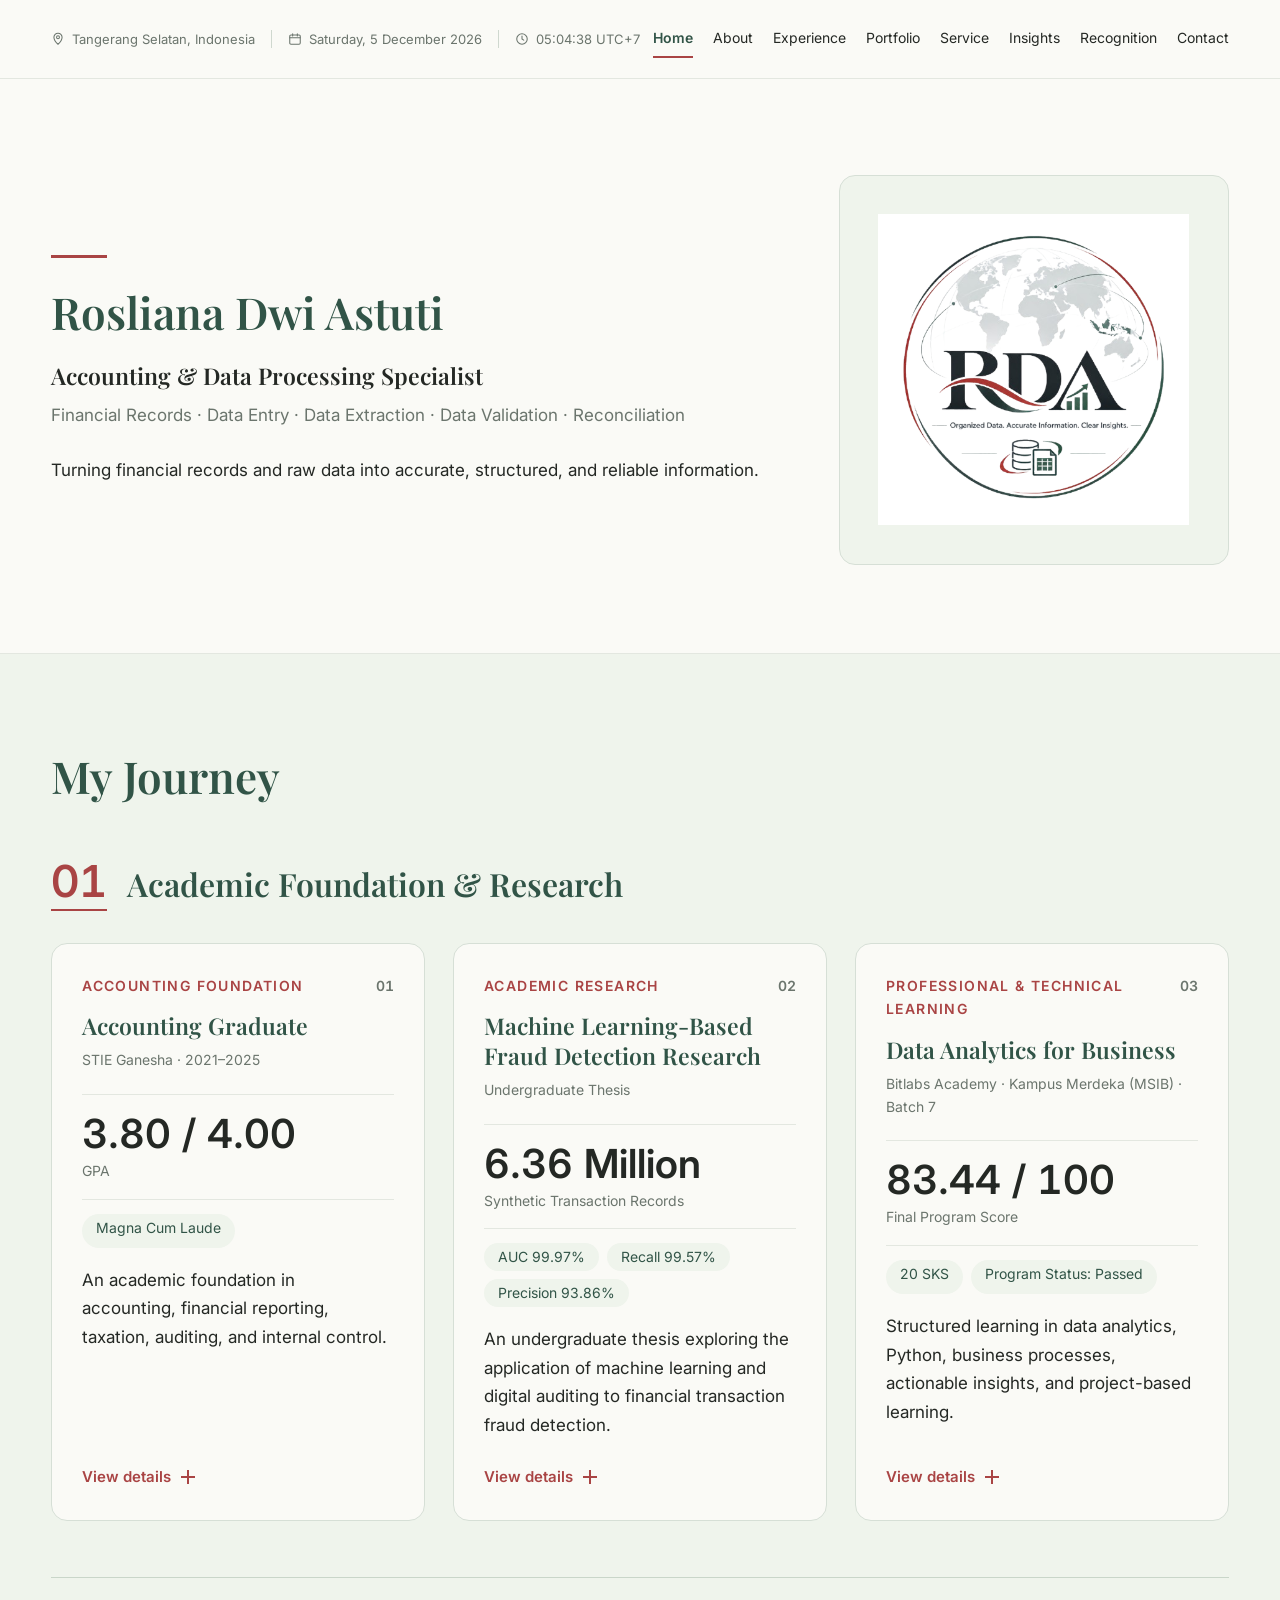
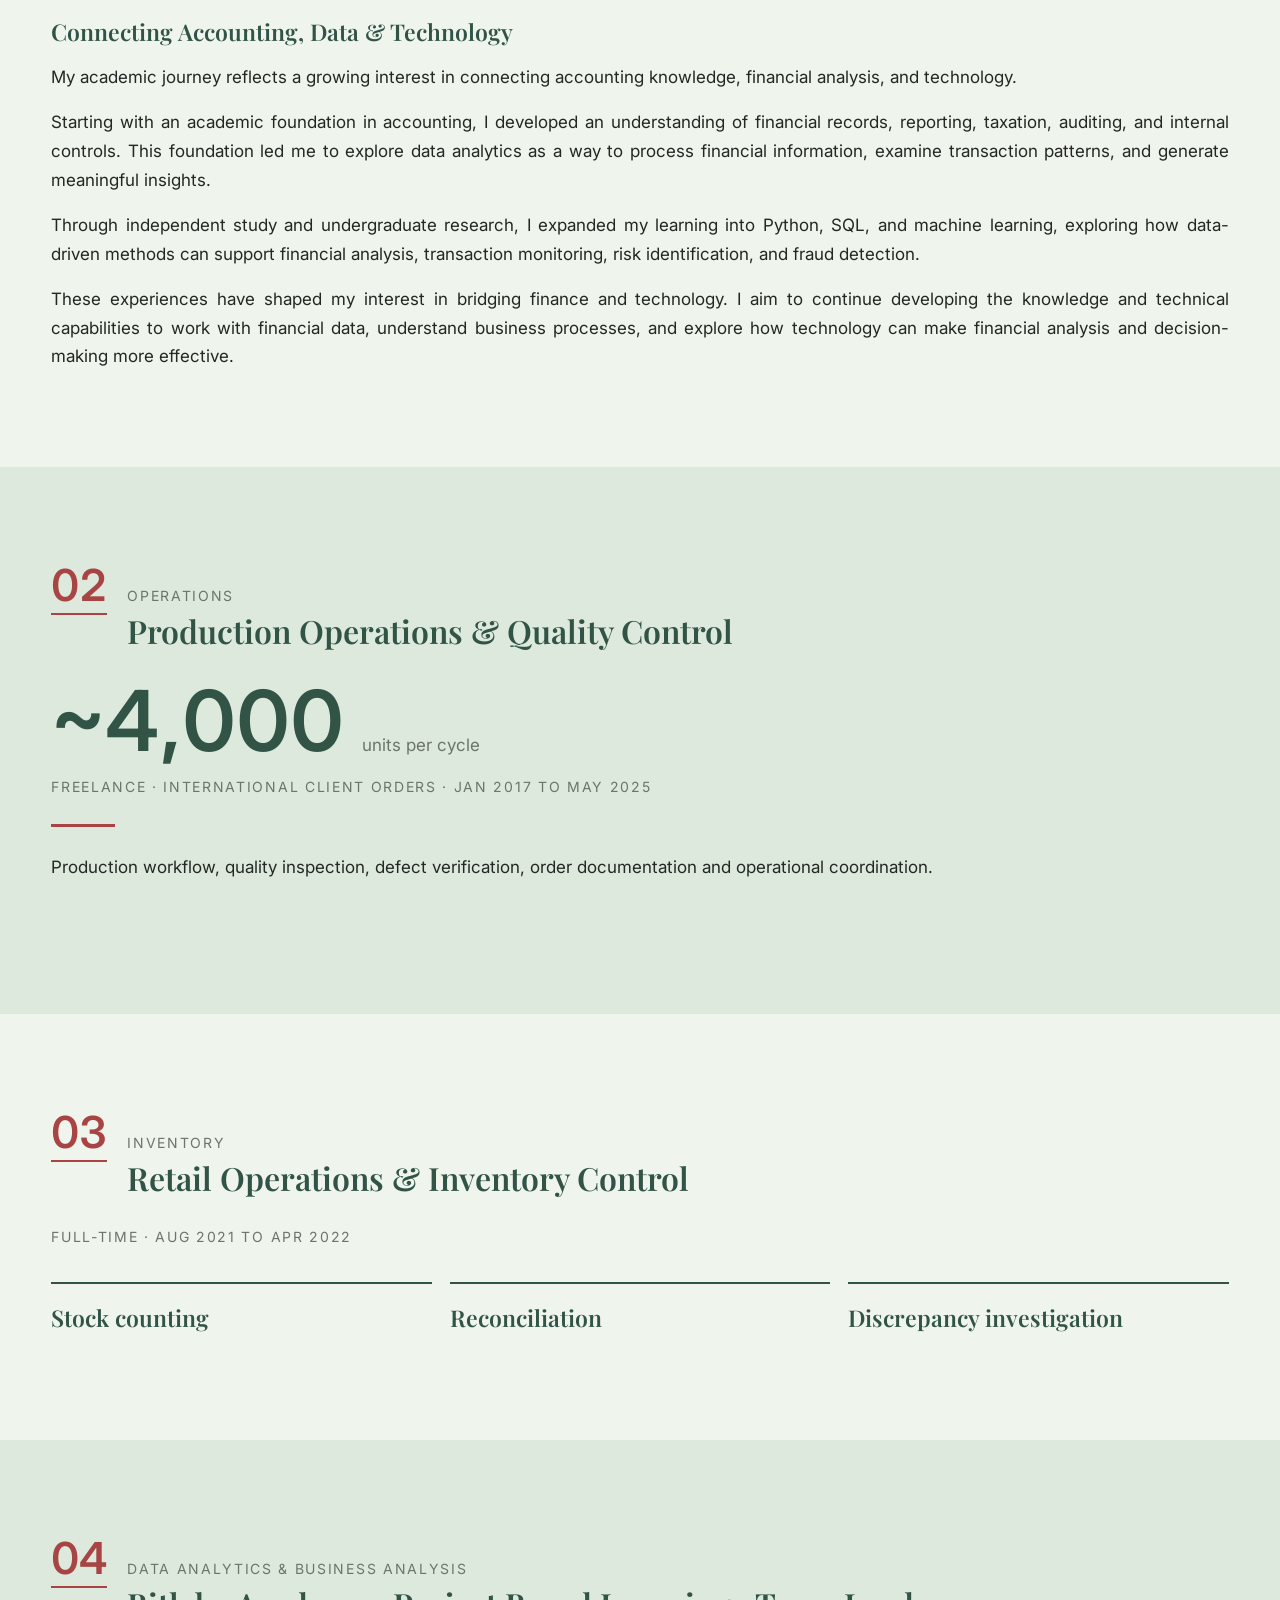
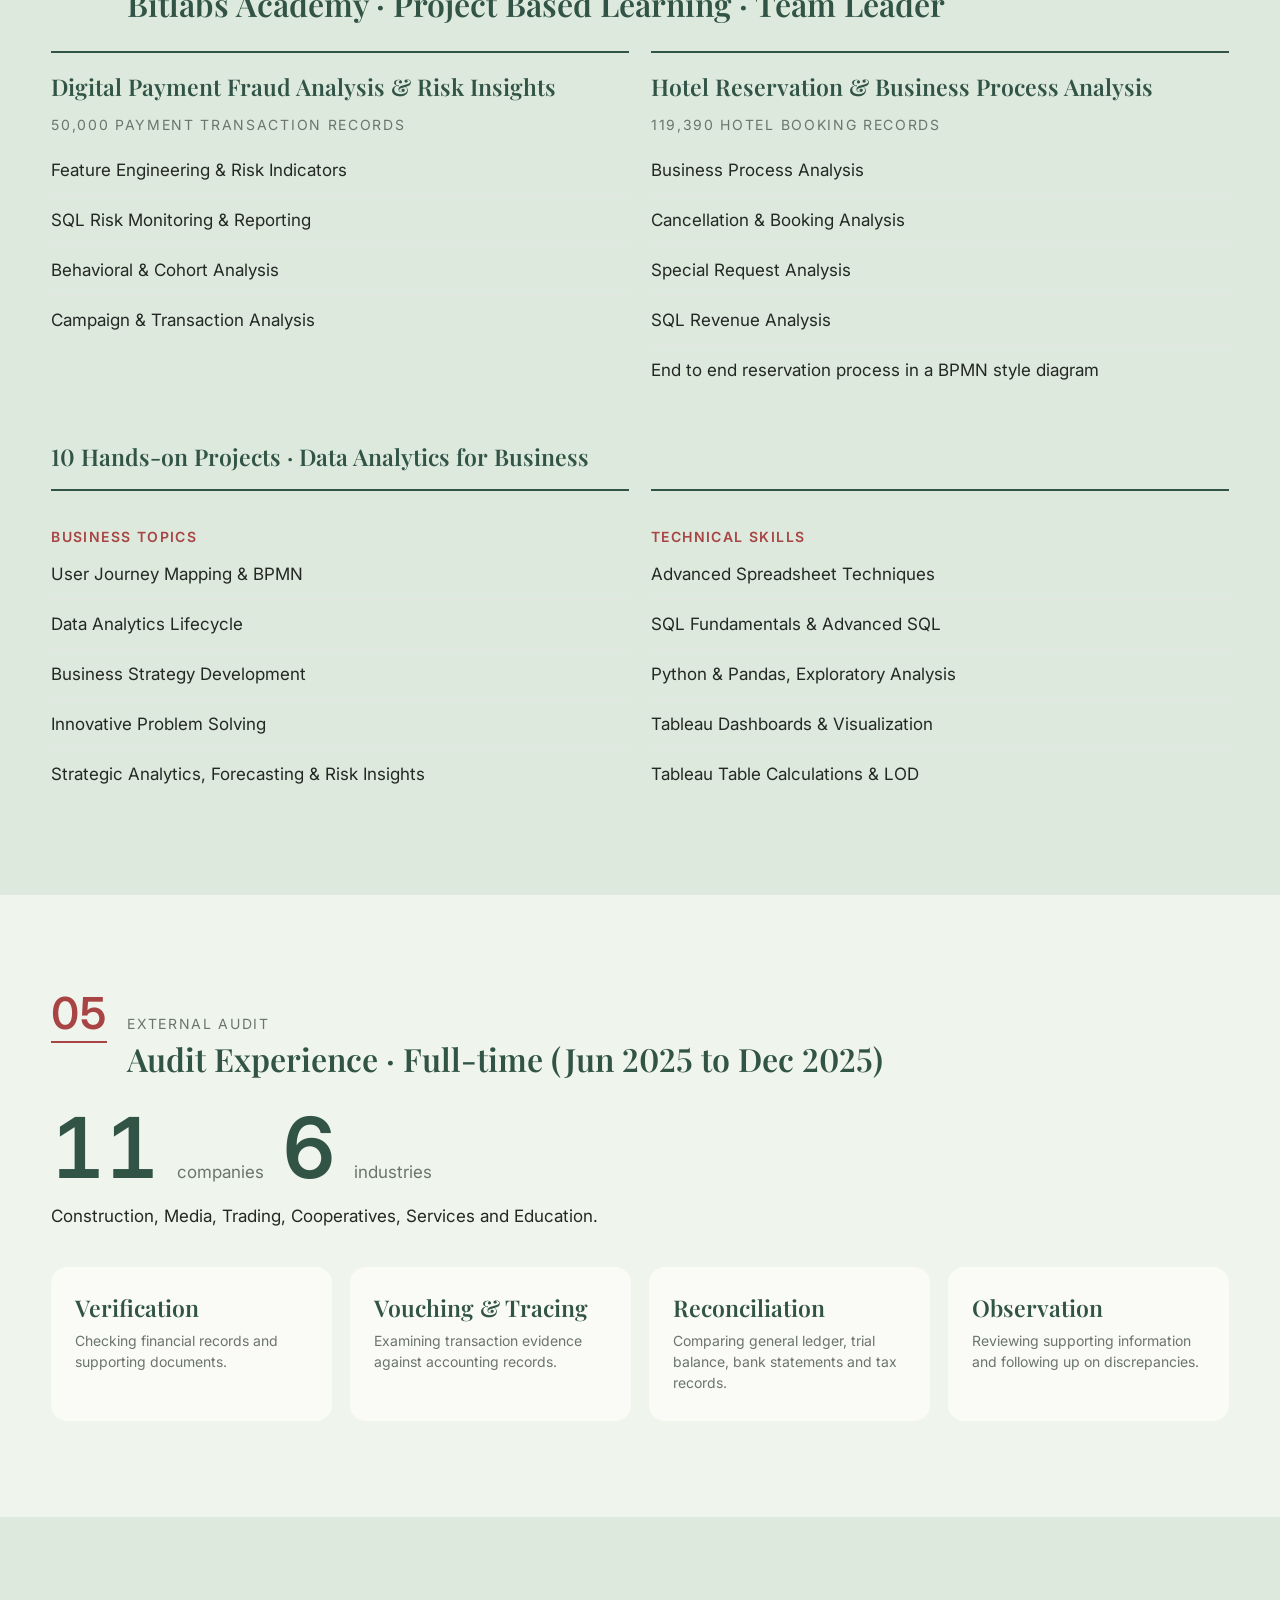
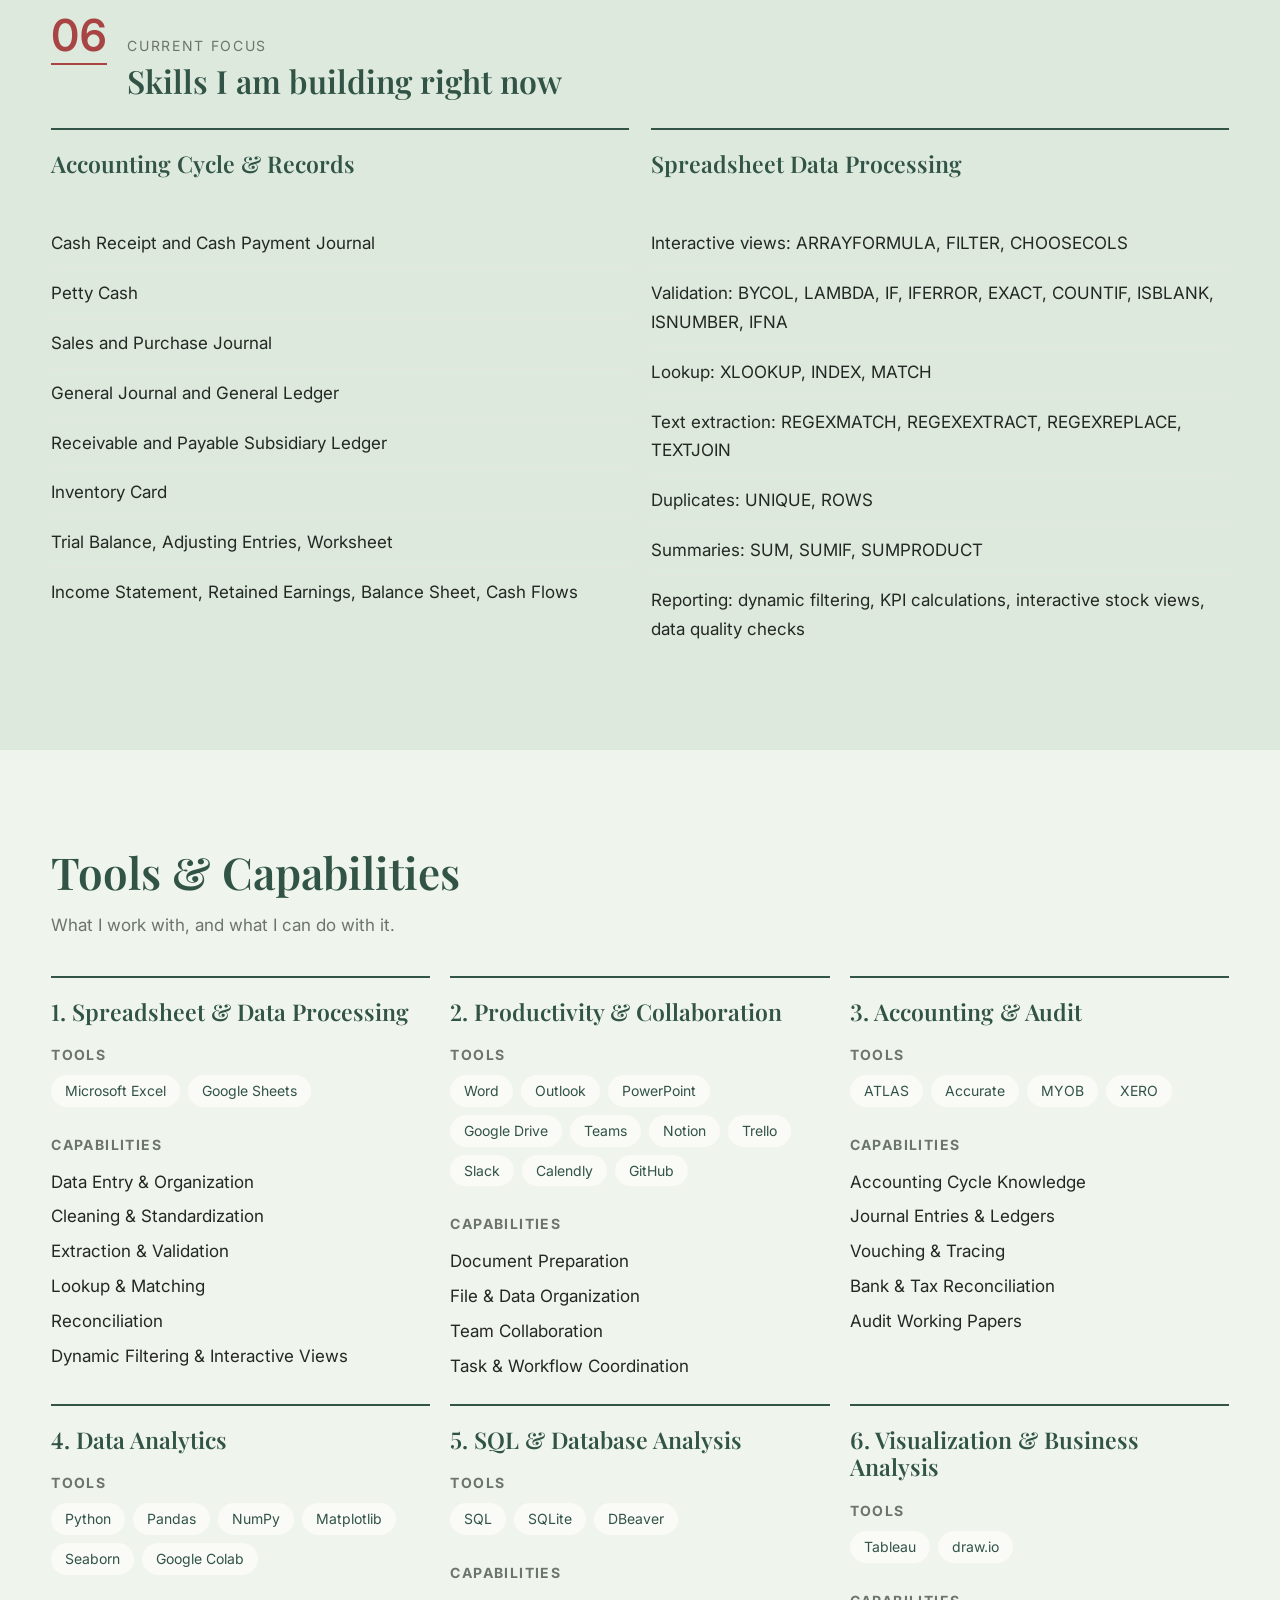
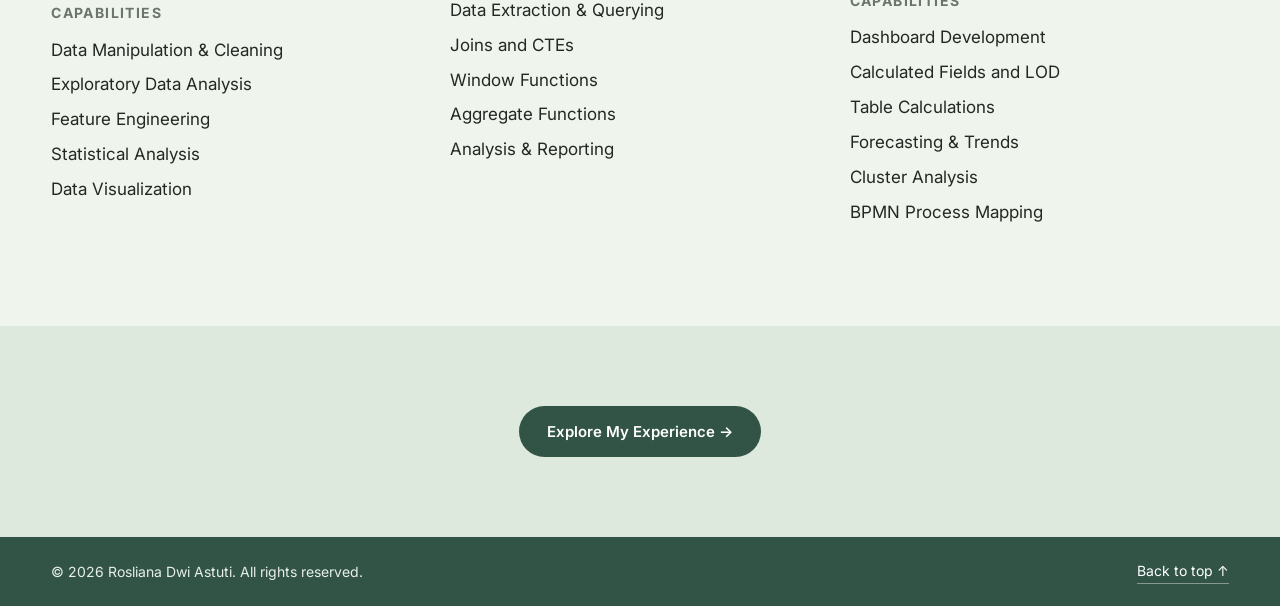
<file: index.html>
<!DOCTYPE html>
<html lang="en"><head><meta charset="utf-8"><meta name="viewport" content="width=device-width,initial-scale=1">
<title>Rosliana Dwi Astuti | Data Processing &amp; Data Entry Specialist</title>
<meta name="description" content="Data Processing and Data Entry Specialist with accounting, audit and data analytics experience. Accurate, structured and reliable data.">
<link rel="preconnect" href="https://fonts.googleapis.com"><link rel="preconnect" href="https://fonts.gstatic.com" crossorigin>
<link href="https://fonts.googleapis.com/css2?family=Inter:wght@400;500;600&family=Playfair+Display:wght@500;600;700&display=swap" rel="stylesheet">
<link rel="stylesheet" href="style.css"></head>
<body data-page="home" data-cta="Explore My Experience →" data-href="experience.html">
<header class="hero"><div class="wrap hero-grid"><div class="hero-text">
<h1>Rosliana Dwi Astuti</h1>
<p class="role">Accounting &amp; Data Processing Specialist</p>
<p class="fields">Financial Records · Data Entry · Data Extraction · Data Validation · Reconciliation</p>
<p class="tag">Turning financial records and raw data into accurate, structured, and reliable information.</p></div>
<figure class="hero-mark"><img src="Logo.png" alt="RDA logo" width="420" height="420" onerror="this.style.display='none'"></figure></div></header>
<main>
<section class="panel s-mint" id="journey"><div class="wrap"><h1 style="margin-bottom:56px">My Journey</h1>
<div class="head"><span class="num">01</span><div><h2>Academic Foundation &amp; Research</h2></div></div>
<div class="acards"><button type="button" class="acard" data-open="m-accounting" aria-haspopup="dialog"><span class="ac-top"><span class="ac-cat">Accounting Foundation</span><span class="ac-n">01</span></span><span class="ac-title">Accounting Graduate</span><span class="ac-inst">STIE Ganesha · 2021–2025</span><span class="ac-hl"><span class="ac-big">3.80 / 4.00</span><span class="ac-lab">GPA</span></span><span class="ac-ex"><span>Magna Cum Laude</span></span><span class="ac-desc">An academic foundation in accounting, financial reporting, taxation, auditing, and internal control.</span><span class="ac-more">View details <span class="ac-plus" aria-hidden="true"></span></span></button><button type="button" class="acard" data-open="m-research" aria-haspopup="dialog"><span class="ac-top"><span class="ac-cat">Academic Research</span><span class="ac-n">02</span></span><span class="ac-title">Machine Learning-Based Fraud Detection Research</span><span class="ac-inst">Undergraduate Thesis</span><span class="ac-hl"><span class="ac-big">6.36 Million</span><span class="ac-lab">Synthetic Transaction Records</span></span><span class="ac-ex"><span>AUC 99.97%</span><span>Recall 99.57%</span><span>Precision 93.86%</span></span><span class="ac-desc">An undergraduate thesis exploring the application of machine learning and digital auditing to financial transaction fraud detection.</span><span class="ac-more">View details <span class="ac-plus" aria-hidden="true"></span></span></button><button type="button" class="acard" data-open="m-program" aria-haspopup="dialog"><span class="ac-top"><span class="ac-cat">Professional &amp; Technical Learning</span><span class="ac-n">03</span></span><span class="ac-title">Data Analytics for Business</span><span class="ac-inst">Bitlabs Academy · Kampus Merdeka (MSIB) · Batch 7</span><span class="ac-hl"><span class="ac-big">83.44 / 100</span><span class="ac-lab">Final Program Score</span></span><span class="ac-ex"><span>20 SKS</span><span>Program Status: Passed</span></span><span class="ac-desc">Structured learning in data analytics, Python, business processes, actionable insights, and project-based learning.</span><span class="ac-more">View details <span class="ac-plus" aria-hidden="true"></span></span></button></div><div class="academic-note"><h3>Connecting Accounting, Data &amp; Technology</h3><p>My academic journey reflects a growing interest in connecting accounting knowledge, financial analysis, and technology.</p><p>Starting with an academic foundation in accounting, I developed an understanding of financial records, reporting, taxation, auditing, and internal controls. This foundation led me to explore data analytics as a way to process financial information, examine transaction patterns, and generate meaningful insights.</p><p>Through independent study and undergraduate research, I expanded my learning into Python, SQL, and machine learning, exploring how data-driven methods can support financial analysis, transaction monitoring, risk identification, and fraud detection.</p><p>These experiences have shaped my interest in bridging finance and technology. I aim to continue developing the knowledge and technical capabilities to work with financial data, understand business processes, and explore how technology can make financial analysis and decision-making more effective.</p></div></div></section>

<section class="panel s-sage"><div class="wrap"><div class="head"><span class="num">02</span><div><div class="kicker">Operations</div><h2>Production Operations &amp; Quality Control</h2></div></div>
<div class="big"><b>~4,000</b><span>units per cycle</span></div>
<p class="kicker">Freelance · International client orders · Jan 2017 to May 2025</p><div class="line"></div>
<p class="intro">Production workflow, quality inspection, defect verification, order documentation and operational coordination.</p></div></section>

<section class="panel s-mint"><div class="wrap"><div class="head"><span class="num">03</span><div><div class="kicker">Inventory</div><h2>Retail Operations &amp; Inventory Control</h2></div></div>
<p class="kicker">Full-time · Aug 2021 to Apr 2022</p><br>
<div class="three"><div class="card"><h3>Stock counting</h3></div><div class="card"><h3>Reconciliation</h3></div><div class="card"><h3>Discrepancy investigation</h3></div></div></div></section>

<section class="panel s-sage"><div class="wrap"><div class="head"><span class="num">04</span><div><div class="kicker">Data analytics &amp; business analysis</div><h2>Bitlabs Academy · Project Based Learning · Team Leader</h2></div></div>
<div class="two">
<div class="card"><h3>Digital Payment Fraud Analysis &amp; Risk Insights</h3><p class="kicker" style="margin:10px 0">50,000 payment transaction records</p><ul class="list"><li>Feature Engineering &amp; Risk Indicators</li><li>SQL Risk Monitoring &amp; Reporting</li><li>Behavioral &amp; Cohort Analysis</li><li>Campaign &amp; Transaction Analysis</li></ul></div>
<div class="card"><h3>Hotel Reservation &amp; Business Process Analysis</h3><p class="kicker" style="margin:10px 0">119,390 hotel booking records</p><ul class="list"><li>Business Process Analysis</li><li>Cancellation &amp; Booking Analysis</li><li>Special Request Analysis</li><li>SQL Revenue Analysis</li><li>End to end reservation process in a BPMN style diagram</li></ul></div></div>
<h3 style="margin:48px 0 18px">10 Hands-on Projects · Data Analytics for Business</h3>
<div class="two"><div class="card"><div class="group-t">Business topics</div><ul class="list"><li>User Journey Mapping &amp; BPMN</li><li>Data Analytics Lifecycle</li><li>Business Strategy Development</li><li>Innovative Problem Solving</li><li>Strategic Analytics, Forecasting &amp; Risk Insights</li></ul></div>
<div class="card"><div class="group-t">Technical skills</div><ul class="list"><li>Advanced Spreadsheet Techniques</li><li>SQL Fundamentals &amp; Advanced SQL</li><li>Python &amp; Pandas, Exploratory Analysis</li><li>Tableau Dashboards &amp; Visualization</li><li>Tableau Table Calculations &amp; LOD</li></ul></div></div></div></section>

<section class="panel s-mint"><div class="wrap"><div class="head"><span class="num">05</span><div><div class="kicker">External audit</div><h2>Audit Experience · Full-time (Jun 2025 to Dec 2025)</h2></div></div>
<div class="big"><b>11</b><span>companies</span><b>6</b><span>industries</span></div>
<p class="intro">Construction, Media, Trading, Cooperatives, Services and Education.</p>
<div class="stats"><div class="stat"><b class="stat-t">Verification</b><small>Checking financial records and supporting documents.</small></div><div class="stat"><b class="stat-t">Vouching &amp; Tracing</b><small>Examining transaction evidence against accounting records.</small></div><div class="stat"><b class="stat-t">Reconciliation</b><small>Comparing general ledger, trial balance, bank statements and tax records.</small></div><div class="stat"><b class="stat-t">Observation</b><small>Reviewing supporting information and following up on discrepancies.</small></div></div></div></section>

<section class="panel s-sage"><div class="wrap"><div class="head"><span class="num">06</span><div><div class="kicker">Current focus</div><h2>Skills I am building right now</h2></div></div>
<div class="two"><div class="card"><h3>Accounting Cycle &amp; Records</h3><br><ul class="list"><li>Cash Receipt and Cash Payment Journal</li><li>Petty Cash</li><li>Sales and Purchase Journal</li><li>General Journal and General Ledger</li><li>Receivable and Payable Subsidiary Ledger</li><li>Inventory Card</li><li>Trial Balance, Adjusting Entries, Worksheet</li><li>Income Statement, Retained Earnings, Balance Sheet, Cash Flows</li></ul></div>
<div class="card"><h3>Spreadsheet Data Processing</h3><br><ul class="list"><li>Interactive views: ARRAYFORMULA, FILTER, CHOOSECOLS</li><li>Validation: BYCOL, LAMBDA, IF, IFERROR, EXACT, COUNTIF, ISBLANK, ISNUMBER, IFNA</li><li>Lookup: XLOOKUP, INDEX, MATCH</li><li>Text extraction: REGEXMATCH, REGEXEXTRACT, REGEXREPLACE, TEXTJOIN</li><li>Duplicates: UNIQUE, ROWS</li><li>Summaries: SUM, SUMIF, SUMPRODUCT</li><li>Reporting: dynamic filtering, KPI calculations, interactive stock views, data quality checks</li></ul></div></div></div></section>

<section class="panel s-mint" id="tools"><div class="wrap"><h1 style="margin-bottom:12px">Tools &amp; Capabilities</h1><p class="page-sub" style="margin-bottom:36px">What I work with, and what I can do with it.</p>
<div class="tools"><div class="card"><h3>1. Spreadsheet &amp; Data Processing</h3><h4>Tools</h4><div><span class="pill">Microsoft Excel</span><span class="pill">Google Sheets</span></div><h4>Capabilities</h4><ul><li>Data Entry &amp; Organization</li><li>Cleaning &amp; Standardization</li><li>Extraction &amp; Validation</li><li>Lookup &amp; Matching</li><li>Reconciliation</li><li>Dynamic Filtering &amp; Interactive Views</li></ul></div><div class="card"><h3>2. Productivity &amp; Collaboration</h3><h4>Tools</h4><div><span class="pill">Word</span><span class="pill">Outlook</span><span class="pill">PowerPoint</span><span class="pill">Google Drive</span><span class="pill">Teams</span><span class="pill">Notion</span><span class="pill">Trello</span><span class="pill">Slack</span><span class="pill">Calendly</span><span class="pill">GitHub</span></div><h4>Capabilities</h4><ul><li>Document Preparation</li><li>File &amp; Data Organization</li><li>Team Collaboration</li><li>Task &amp; Workflow Coordination</li></ul></div><div class="card"><h3>3. Accounting &amp; Audit</h3><h4>Tools</h4><div><span class="pill">ATLAS</span><span class="pill">Accurate</span><span class="pill">MYOB</span><span class="pill">XERO</span></div><h4>Capabilities</h4><ul><li>Accounting Cycle Knowledge</li><li>Journal Entries &amp; Ledgers</li><li>Vouching &amp; Tracing</li><li>Bank &amp; Tax Reconciliation</li><li>Audit Working Papers</li></ul></div><div class="card"><h3>4. Data Analytics</h3><h4>Tools</h4><div><span class="pill">Python</span><span class="pill">Pandas</span><span class="pill">NumPy</span><span class="pill">Matplotlib</span><span class="pill">Seaborn</span><span class="pill">Google Colab</span></div><h4>Capabilities</h4><ul><li>Data Manipulation &amp; Cleaning</li><li>Exploratory Data Analysis</li><li>Feature Engineering</li><li>Statistical Analysis</li><li>Data Visualization</li></ul></div><div class="card"><h3>5. SQL &amp; Database Analysis</h3><h4>Tools</h4><div><span class="pill">SQL</span><span class="pill">SQLite</span><span class="pill">DBeaver</span></div><h4>Capabilities</h4><ul><li>Data Extraction &amp; Querying</li><li>Joins and CTEs</li><li>Window Functions</li><li>Aggregate Functions</li><li>Analysis &amp; Reporting</li></ul></div><div class="card"><h3>6. Visualization &amp; Business Analysis</h3><h4>Tools</h4><div><span class="pill">Tableau</span><span class="pill">draw.io</span></div><h4>Capabilities</h4><ul><li>Dashboard Development</li><li>Calculated Fields and LOD</li><li>Table Calculations</li><li>Forecasting &amp; Trends</li><li>Cluster Analysis</li><li>BPMN Process Mapping</li></ul></div></div></div></section>
<div class="amodal" id="m-accounting" role="dialog" aria-modal="true" aria-labelledby="m-accounting-t" hidden><div class="amodal-bg" data-close></div><div class="amodal-panel" tabindex="-1"><div class="am-head"><span class="am-label">Accounting Foundation</span><button type="button" class="am-x" data-close aria-label="Close details">Close <span aria-hidden="true">×</span></button></div><div class="am-body"><h3 id="m-accounting-t">Accounting Graduate</h3><p class="am-sub">STIE Ganesha · 2021–2025</p><ul class="am-facts"><li>GPA 3.80 / 4.00</li><li>Magna Cum Laude</li></ul><div class="am-text"><p>Bachelor's degree in Accounting with a cumulative GPA of 3.80/4.00, graduating Magna Cum Laude.</p><p>My academic background provided a foundation in accounting, financial reporting, taxation, auditing, and internal control. Over time, my interest expanded toward data analytics and financial technology, particularly in understanding how data driven methods can support financial analysis and fraud detection.</p><h4 class="dh">Relevant Academic Coursework</h4><p>My coursework covered financial accounting, reporting, taxation, auditing, and technology related accounting processes.</p><h5 class="ds">Accounting &amp; Financial Reporting</h5><div class="tw"><table class="dt"><thead><tr><th scope="col">Course</th><th scope="col">Grade</th></tr></thead><tbody><tr><td>Accounting Information System</td><td>A</td></tr><tr><td>Intermediate Financial Accounting</td><td>B</td></tr><tr><td>Advanced Financial Accounting</td><td>A</td></tr><tr><td>Financial Statement Analysis</td><td>A</td></tr><tr><td>Cost Accounting</td><td>A</td></tr><tr><td>Taxation</td><td>A</td></tr><tr><td>Management Accounting</td><td>B</td></tr><tr><td>Accounting Theory</td><td>A</td></tr><tr><td>Public Sector Accounting</td><td>A</td></tr></tbody></table></div><h5 class="ds">Auditing &amp; Internal Control</h5><div class="tw"><table class="dt"><thead><tr><th scope="col">Course</th><th scope="col">Grade</th></tr></thead><tbody><tr><td>Internal Auditing</td><td>A</td></tr><tr><td>Computer Based Auditing</td><td>A</td></tr><tr><td>Forensic Accounting and Investigative Audit</td><td>A</td></tr><tr><td>Accounting Examination</td><td>A</td></tr><tr><td>Quality Management Audit</td><td>A</td></tr><tr><td>Management Control System</td><td>B</td></tr></tbody></table></div><p>These subjects developed an understanding of financial records, accounting procedures, transaction verification, internal controls, audit processes, and financial analysis.</p></div></div></div></div><div class="amodal" id="m-research" role="dialog" aria-modal="true" aria-labelledby="m-research-t" hidden><div class="amodal-bg" data-close></div><div class="amodal-panel" tabindex="-1"><div class="am-head"><span class="am-label">Academic Research</span><button type="button" class="am-x" data-close aria-label="Close details">Close <span aria-hidden="true">×</span></button></div><div class="am-body"><h3 id="m-research-t">Machine Learning-Based Fraud Detection Research</h3><p class="am-sub">Machine Learning Based Fraud Detection in Digital Financial Transactions · Undergraduate Thesis</p><ul class="am-facts"><li>6.36 Million Synthetic Transaction Records</li><li>AUC 99.97%</li><li>Recall 99.57%</li><li>Precision 93.86%</li></ul><div class="am-text"><h4 class="dh">Research Background</h4><p>My interest in financial data analytics eventually led me to explore machine learning as the subject of my undergraduate thesis.</p><p>Although my academic background was in Accounting rather than Computer Science, I chose to combine financial transaction analysis with machine learning to explore a more technology driven approach to fraud detection.</p><p>This required independent learning beyond my formal accounting curriculum. I studied machine learning concepts, reviewed relevant research literature, compared methodological approaches, and explored techniques suitable for financial fraud detection.</p><p>Based on this learning process, I selected XGBoost as the classification algorithm and incorporated SMOTE (Synthetic Minority Over sampling Technique) to address the imbalance between legitimate and fraudulent transaction classes.</p><p>The research involved data preparation, feature engineering, model development, and performance evaluation using approximately 6.36 million synthetic financial transaction records.</p><h4 class="dh">Research Objectives</h4><ul class="det"><li>Examine transaction characteristics and identify patterns associated with potentially fraudulent activities.</li><li>Evaluate the limitations of an existing rule based fraud detection indicator.</li><li>Prepare and transform large scale transaction data for machine learning analysis.</li><li>Develop an XGBoost classification model to distinguish normal and fraudulent transactions.</li><li>Address class imbalance using the Synthetic Minority Over sampling Technique (SMOTE).</li><li>Evaluate model performance through AUC, precision, recall, confusion matrix, and processing time.</li><li>Assess the potential application of machine learning as an analytical tool to support digital audit procedures.</li></ul><h4 class="dh">Dataset Background - PaySim</h4><p>The research used PaySim, a synthetic mobile money transaction dataset developed by Edgar Alonso Lopez Rojas and collaborators.</p><p>PaySim was designed to simulate mobile money transactions using an approach informed by real financial transaction data. Its development addressed a major research limitation: the restricted availability of genuine financial transaction records because of privacy and confidentiality concerns.</p><p>The simulator's research foundation was presented at the 28th European Modeling and Simulation Symposium (EMSS) in 2016.</p><p>The public dataset was generated using a simulation approach informed by aggregated transaction data from a real mobile money service. It reproduces transaction characteristics and simulated fraudulent behavior while avoiding the direct disclosure of confidential customer transaction records.</p><p>This made PaySim a suitable research resource for exploring and evaluating fraud detection methods in a simulated financial environment.</p><p>Research Data Disclosure: This study used the PaySim synthetic financial transaction dataset. The data represents simulated mobile money transactions based on observed characteristics of real world financial operations; it does not contain actual customer or company transaction records.</p><h4 class="dh">Research Methodology</h4><p>The research process involved the following stages:</p><ul class="det"><li>Data Understanding &amp; Preparation - examining transaction structures, data characteristics, and variables relevant to fraud detection.</li><li>Feature Engineering - preparing and transforming relevant transaction attributes for model development.</li><li>Class Imbalance Handling - applying SMOTE to address the imbalance between legitimate and fraudulent transactions in the training data.</li><li>Model Development - developing an XGBoost classification model.</li><li>Model Evaluation - assessing model performance using AUC, recall, precision, and processing time.</li></ul><h4 class="dh">Research Results</h4><div class="tw"><table class="dt"><thead><tr><th scope="col">Evaluation Metric</th><th scope="col">Result</th></tr></thead><tbody><tr><td>Processing Time per 1 Million Test Records</td><td>121.72 seconds</td></tr><tr><td>AUC Score</td><td>99.97%</td></tr><tr><td>Recall</td><td>99.57%</td></tr><tr><td>Precision</td><td>93.86%</td></tr></tbody></table></div><p>The results represent the model's performance within the research dataset and evaluation setup. They demonstrate the potential of combining financial transaction analysis with machine learning techniques in a controlled fraud detection research environment.</p></div></div></div></div><div class="amodal" id="m-program" role="dialog" aria-modal="true" aria-labelledby="m-program-t" hidden><div class="amodal-bg" data-close></div><div class="amodal-panel" tabindex="-1"><div class="am-head"><span class="am-label">Professional &amp; Technical Learning</span><button type="button" class="am-x" data-close aria-label="Close details">Close <span aria-hidden="true">×</span></button></div><div class="am-body"><h3 id="m-program-t">Data Analytics for Business</h3><p class="am-sub">Bitlabs Academy · Kampus Merdeka (MSIB) · Batch 7 · 2024</p><ul class="am-facts"><li>83.44 / 100</li><li>20 SKS</li><li>Program Status: Passed</li></ul><div class="am-text"><h4 class="dh">Independent Study Program</h4><p>Participated in the Data Analytics for Business Independent Study Program organized through the Indonesian government's Kampus Merdeka initiative. The program combined structured learning, technical assignments, assessments, and project based learning to develop practical data analytics capabilities.</p><h4 class="dh">Learning Modules</h4><ul class="det"><li>Data Analytic for Fundamentals</li><li>Python for Data Analytics</li><li>Business Process and Innovation Fundamental</li><li>Transforming Data into Actionable Insights</li><li>Professional Skills Mastery Modules for Career Readiness</li></ul><h4 class="dh">Program Assessment</h4><div class="tw"><table class="dt"><thead><tr><th scope="col">Assessment Component</th><th scope="col">Score</th></tr></thead><tbody><tr><td>Hands-on Assignments</td><td>93–99</td></tr><tr><td>Weekly Check-ins</td><td>93–98</td></tr><tr><td>Midterm</td><td>84</td></tr><tr><td>Project-Based Learning</td><td>74.90</td></tr></tbody></table></div><p>Final Program Score: 83.44 / 100</p><p>Program Completion: Passed · 20 Credits (SKS)</p><h4 class="dh">Project Based Learning</h4><h5 class="ds">Digital Payment Fraud Analysis &amp; Risk Insights</h5><p>Served as a Team Leader in a project involving approximately 50,000 digital payment transaction records and supporting datasets.</p><p>The project focused on analyzing digital payment risks, identifying suspicious buyer seller relationships, examining transaction frequency and promotion usage, and developing SQL based monitoring structures to support fraud investigation.</p><p>Alongside team coordination and task management, I was directly responsible for analytical and technical work, including data preparation, exploratory analysis, feature engineering, SQL fraud monitoring, cohort analysis, and campaign related investigations.</p><p>The project provided an opportunity to apply data analytics concepts and technical methods to a business oriented financial transaction case study.</p><p>Starting from accounting studies, continuing through practical data analytics projects, and eventually exploring machine learning independently, I developed an appreciation for learning across disciplines and approaching unfamiliar problems through structured research.</p></div></div></div></div>
</main>
<script src="main.js"></script>
<script src="academic.js"></script></body></html>
</file>
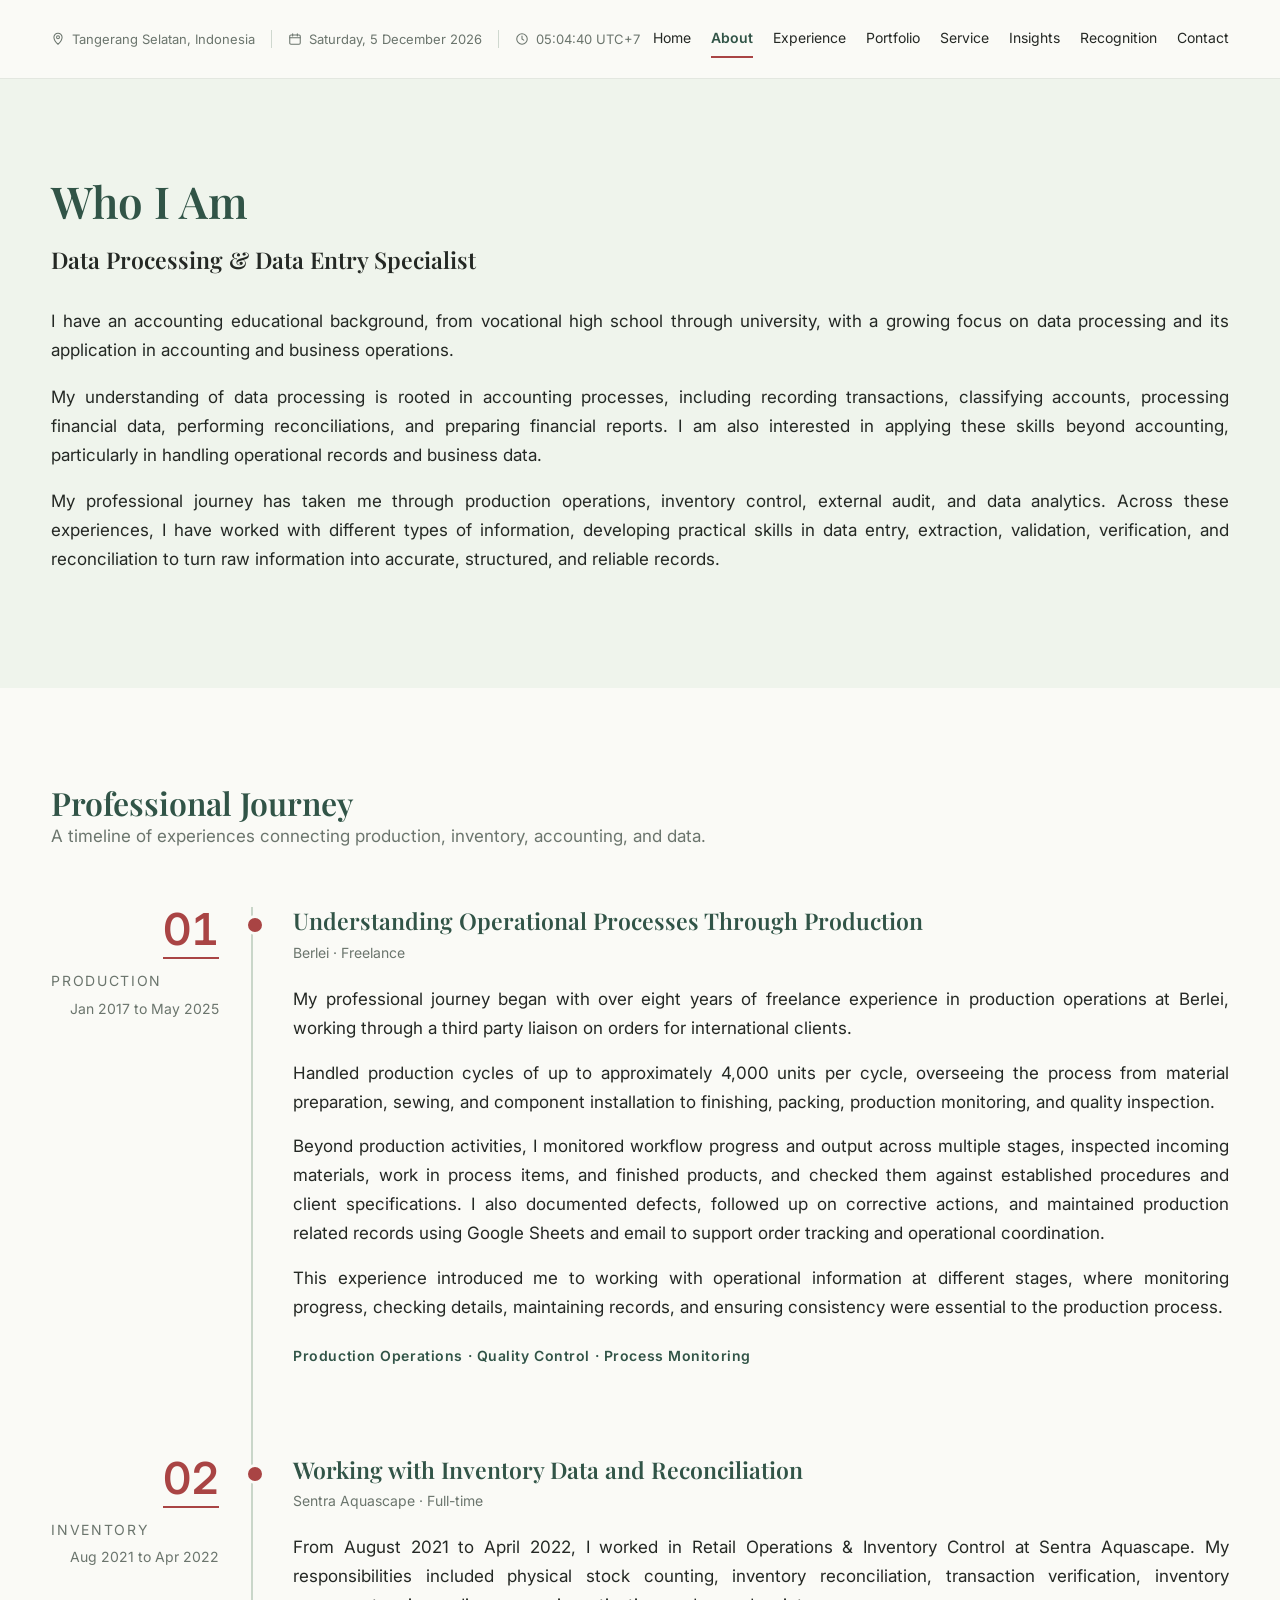
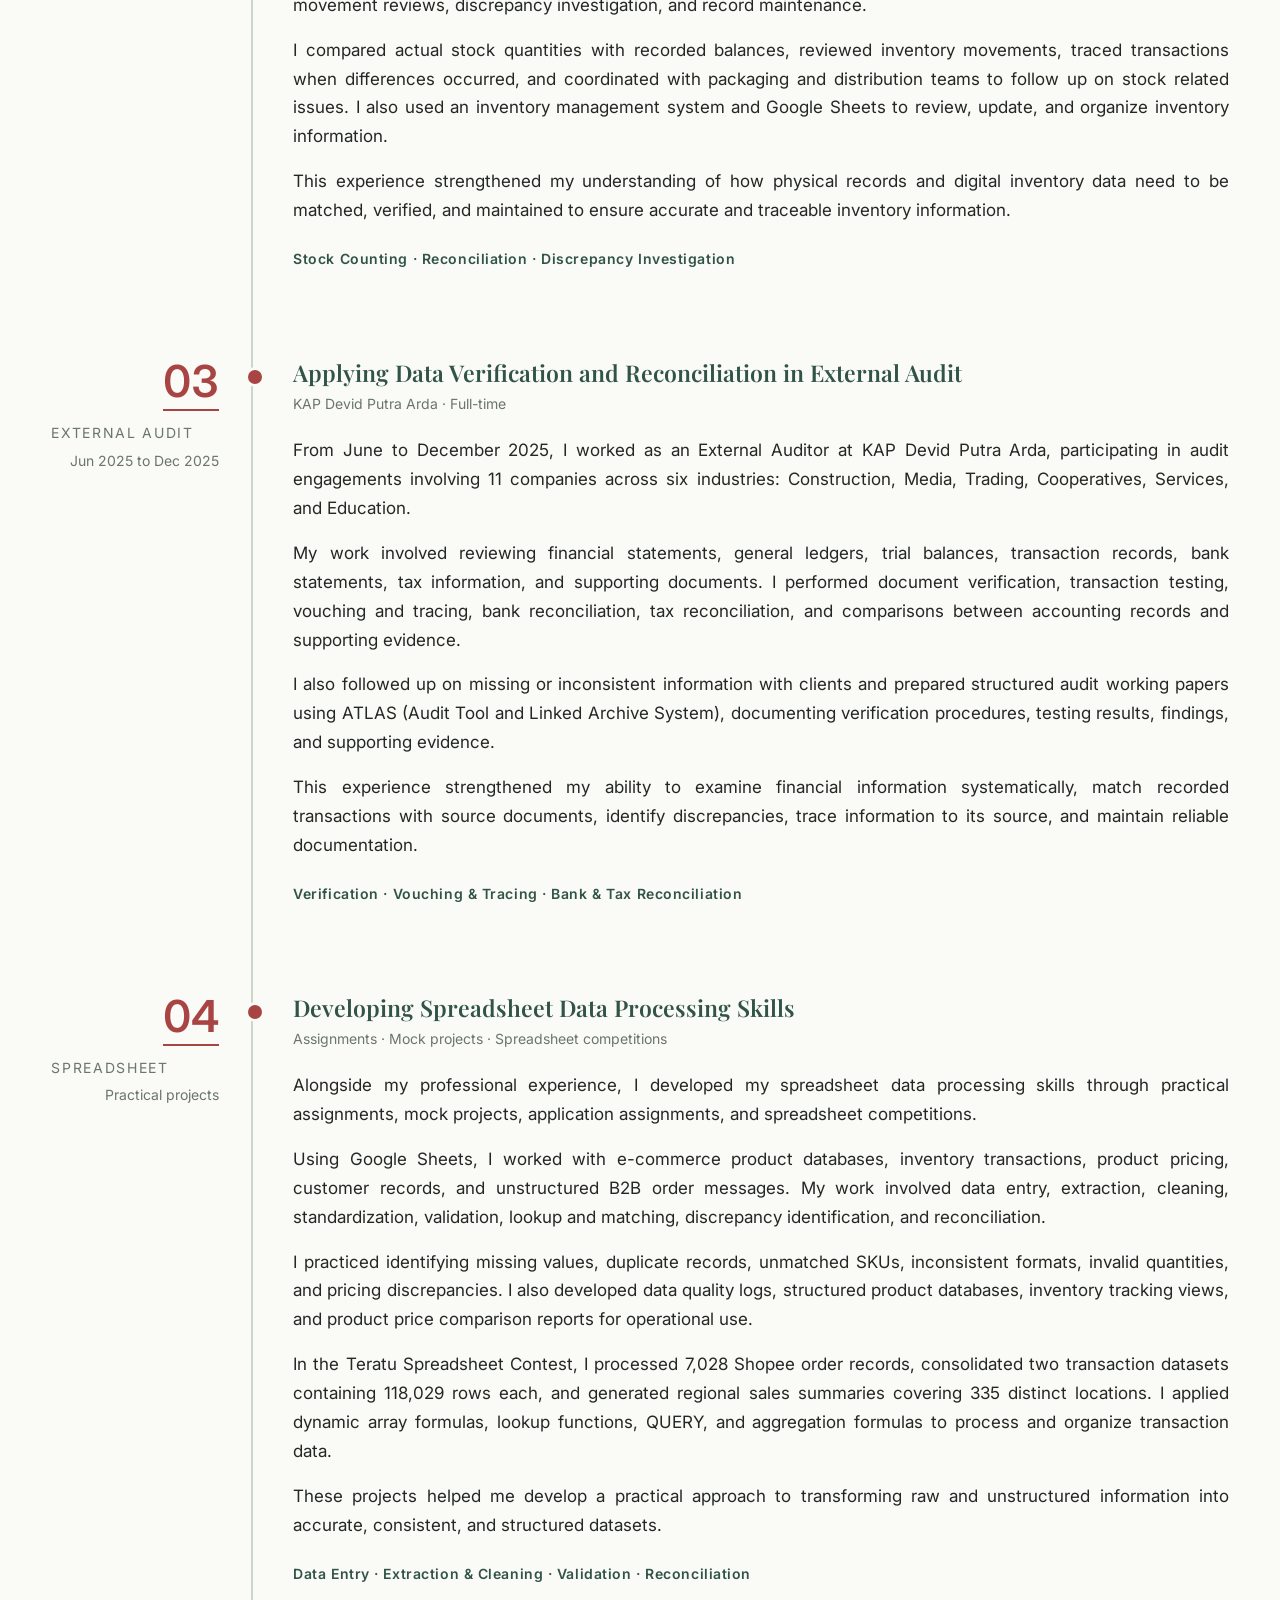
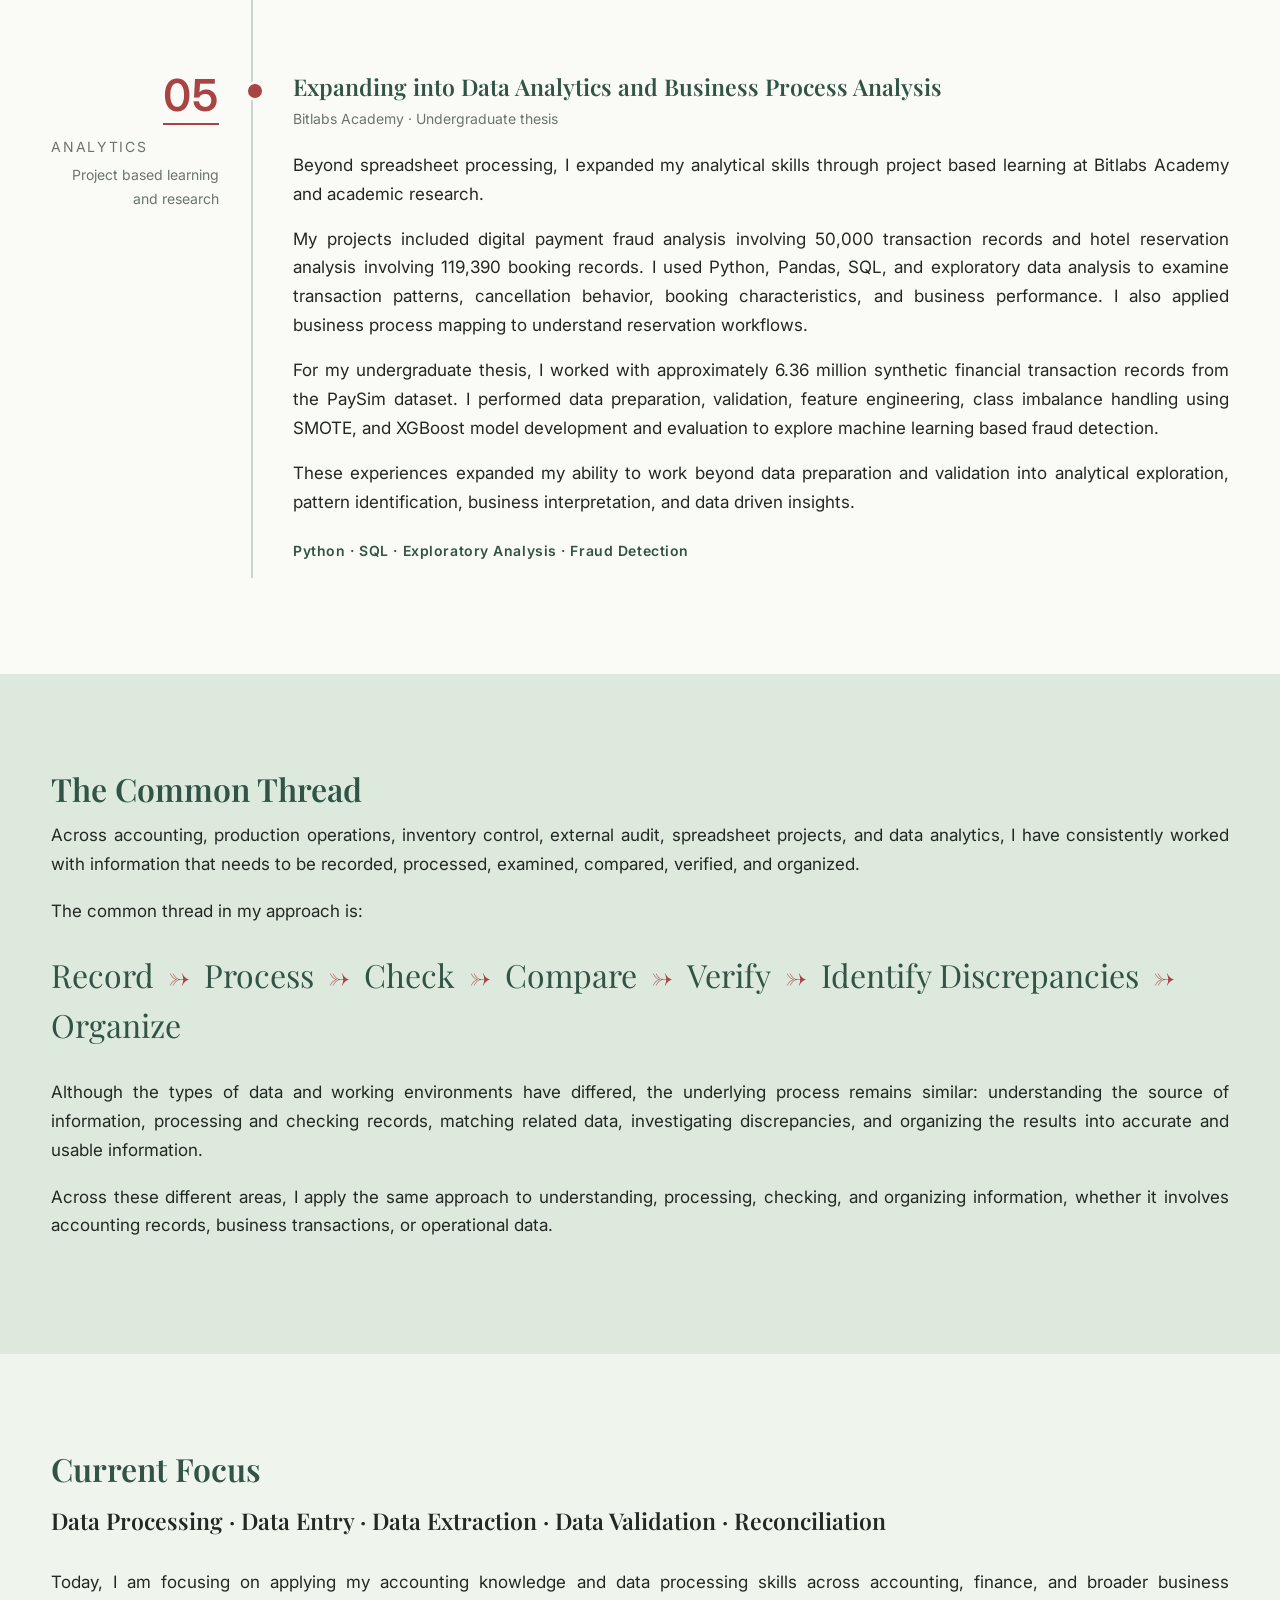
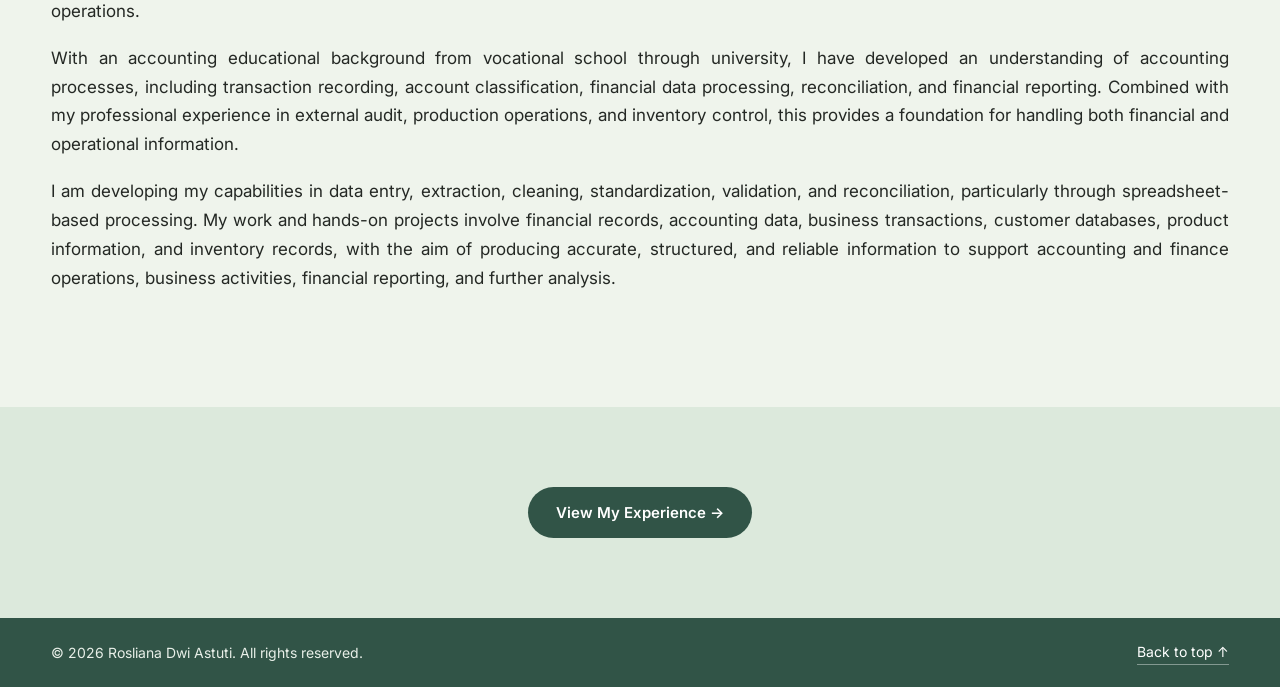
<file: about.html>
<!DOCTYPE html>
<html lang="en"><head><meta charset="utf-8"><meta name="viewport" content="width=device-width,initial-scale=1">
<title>About | Rosliana Dwi Astuti</title>
<meta name="description" content="About Rosliana Dwi Astuti, a Data Processing and Data Entry Specialist with experience in production operations, inventory control, external audit and data analytics.">
<link rel="preconnect" href="https://fonts.googleapis.com"><link rel="preconnect" href="https://fonts.gstatic.com" crossorigin>
<link href="https://fonts.googleapis.com/css2?family=Inter:wght@400;500;600&family=Playfair+Display:wght@500;600;700&display=swap" rel="stylesheet">
<link rel="stylesheet" href="style.css"></head>
<body data-page="about" data-cta="View My Experience →" data-href="experience.html">
<main>
<section class="panel s-mint"><div class="wrap prose"><h1>Who I Am</h1><p class="role-line">Data Processing &amp; Data Entry Specialist</p><p>I have an accounting educational background, from vocational high school through university, with a growing focus on data processing and its application in accounting and business operations.</p><p>My understanding of data processing is rooted in accounting processes, including recording transactions, classifying accounts, processing financial data, performing reconciliations, and preparing financial reports. I am also interested in applying these skills beyond accounting, particularly in handling operational records and business data.</p><p>My professional journey has taken me through production operations, inventory control, external audit, and data analytics. Across these experiences, I have worked with different types of information, developing practical skills in data entry, extraction, validation, verification, and reconciliation to turn raw information into accurate, structured, and reliable records.</p></div></section>
<section class="panel"><div class="wrap"><h2>Professional Journey</h2><p class="page-sub" style="margin-bottom:56px">A timeline of experiences connecting production, inventory, accounting, and data.</p>
<div class="timeline"><article class="tl-item"><div class="tl-side"><span class="num">01</span><div class="kicker">Production</div><div class="tl-per">Jan 2017 to May 2025</div></div>
<div class="tl-main"><h3>Understanding Operational Processes Through Production</h3><p class="tl-org">Berlei · Freelance</p><p>My professional journey began with over eight years of freelance experience in production operations at Berlei, working through a third party liaison on orders for international clients.</p><p>Handled production cycles of up to approximately 4,000 units per cycle, overseeing the process from material preparation, sewing, and component installation to finishing, packing, production monitoring, and quality inspection.</p><p>Beyond production activities, I monitored workflow progress and output across multiple stages, inspected incoming materials, work in process items, and finished products, and checked them against established procedures and client specifications. I also documented defects, followed up on corrective actions, and maintained production related records using Google Sheets and email to support order tracking and operational coordination.</p><p>This experience introduced me to working with operational information at different stages, where monitoring progress, checking details, maintaining records, and ensuring consistency were essential to the production process.</p><p class="tl-tags">Production Operations · Quality Control · Process Monitoring</p></div></article>
<article class="tl-item"><div class="tl-side"><span class="num">02</span><div class="kicker">Inventory</div><div class="tl-per">Aug 2021 to Apr 2022</div></div>
<div class="tl-main"><h3>Working with Inventory Data and Reconciliation</h3><p class="tl-org">Sentra Aquascape · Full-time</p><p>From August 2021 to April 2022, I worked in Retail Operations &amp; Inventory Control at Sentra Aquascape. My responsibilities included physical stock counting, inventory reconciliation, transaction verification, inventory movement reviews, discrepancy investigation, and record maintenance.</p><p>I compared actual stock quantities with recorded balances, reviewed inventory movements, traced transactions when differences occurred, and coordinated with packaging and distribution teams to follow up on stock related issues. I also used an inventory management system and Google Sheets to review, update, and organize inventory information.</p><p>This experience strengthened my understanding of how physical records and digital inventory data need to be matched, verified, and maintained to ensure accurate and traceable inventory information.</p><p class="tl-tags">Stock Counting · Reconciliation · Discrepancy Investigation</p></div></article>
<article class="tl-item"><div class="tl-side"><span class="num">03</span><div class="kicker">External Audit</div><div class="tl-per">Jun 2025 to Dec 2025</div></div>
<div class="tl-main"><h3>Applying Data Verification and Reconciliation in External Audit</h3><p class="tl-org">KAP Devid Putra Arda · Full-time</p><p>From June to December 2025, I worked as an External Auditor at KAP Devid Putra Arda, participating in audit engagements involving 11 companies across six industries: Construction, Media, Trading, Cooperatives, Services, and Education.</p><p>My work involved reviewing financial statements, general ledgers, trial balances, transaction records, bank statements, tax information, and supporting documents. I performed document verification, transaction testing, vouching and tracing, bank reconciliation, tax reconciliation, and comparisons between accounting records and supporting evidence.</p><p>I also followed up on missing or inconsistent information with clients and prepared structured audit working papers using ATLAS (Audit Tool and Linked Archive System), documenting verification procedures, testing results, findings, and supporting evidence.</p><p>This experience strengthened my ability to examine financial information systematically, match recorded transactions with source documents, identify discrepancies, trace information to its source, and maintain reliable documentation.</p><p class="tl-tags">Verification · Vouching &amp; Tracing · Bank &amp; Tax Reconciliation</p></div></article>
<article class="tl-item"><div class="tl-side"><span class="num">04</span><div class="kicker">Spreadsheet</div><div class="tl-per">Practical projects</div></div>
<div class="tl-main"><h3>Developing Spreadsheet Data Processing Skills</h3><p class="tl-org">Assignments · Mock projects · Spreadsheet competitions</p><p>Alongside my professional experience, I developed my spreadsheet data processing skills through practical assignments, mock projects, application assignments, and spreadsheet competitions.</p><p>Using Google Sheets, I worked with e-commerce product databases, inventory transactions, product pricing, customer records, and unstructured B2B order messages. My work involved data entry, extraction, cleaning, standardization, validation, lookup and matching, discrepancy identification, and reconciliation.</p><p>I practiced identifying missing values, duplicate records, unmatched SKUs, inconsistent formats, invalid quantities, and pricing discrepancies. I also developed data quality logs, structured product databases, inventory tracking views, and product price comparison reports for operational use.</p><p>In the Teratu Spreadsheet Contest, I processed 7,028 Shopee order records, consolidated two transaction datasets containing 118,029 rows each, and generated regional sales summaries covering 335 distinct locations. I applied dynamic array formulas, lookup functions, QUERY, and aggregation formulas to process and organize transaction data.</p><p>These projects helped me develop a practical approach to transforming raw and unstructured information into accurate, consistent, and structured datasets.</p><p class="tl-tags">Data Entry · Extraction &amp; Cleaning · Validation · Reconciliation</p></div></article>
<article class="tl-item"><div class="tl-side"><span class="num">05</span><div class="kicker">Analytics</div><div class="tl-per">Project based learning and research</div></div>
<div class="tl-main"><h3>Expanding into Data Analytics and Business Process Analysis</h3><p class="tl-org">Bitlabs Academy · Undergraduate thesis</p><p>Beyond spreadsheet processing, I expanded my analytical skills through project based learning at Bitlabs Academy and academic research.</p><p>My projects included digital payment fraud analysis involving 50,000 transaction records and hotel reservation analysis involving 119,390 booking records. I used Python, Pandas, SQL, and exploratory data analysis to examine transaction patterns, cancellation behavior, booking characteristics, and business performance. I also applied business process mapping to understand reservation workflows.</p><p>For my undergraduate thesis, I worked with approximately 6.36 million synthetic financial transaction records from the PaySim dataset. I performed data preparation, validation, feature engineering, class imbalance handling using SMOTE, and XGBoost model development and evaluation to explore machine learning based fraud detection.</p><p>These experiences expanded my ability to work beyond data preparation and validation into analytical exploration, pattern identification, business interpretation, and data driven insights.</p><p class="tl-tags">Python · SQL · Exploratory Analysis · Fraud Detection</p></div></article>
</div></div></section>
<section class="panel s-sage"><div class="wrap prose"><h2>The Common Thread</h2><p>Across accounting, production operations, inventory control, external audit, spreadsheet projects, and data analytics, I have consistently worked with information that needs to be recorded, processed, examined, compared, verified, and organized.</p><p>The common thread in my approach is:</p><p class="flow"><span>Record</span><span>Process</span><span>Check</span><span>Compare</span><span>Verify</span><span>Identify Discrepancies</span><span>Organize</span></p><p>Although the types of data and working environments have differed, the underlying process remains similar: understanding the source of information, processing and checking records, matching related data, investigating discrepancies, and organizing the results into accurate and usable information.</p><p>Across these different areas, I apply the same approach to understanding, processing, checking, and organizing information, whether it involves accounting records, business transactions, or operational data.</p></div></section>
<section class="panel s-mint"><div class="wrap prose"><h2>Current Focus</h2><p class="role-line">Data Processing · Data Entry · Data Extraction · Data Validation · Reconciliation</p><p>Today, I am focusing on applying my accounting knowledge and data processing skills across accounting, finance, and broader business operations.</p><p>With an accounting educational background from vocational school through university, I have developed an understanding of accounting processes, including transaction recording, account classification, financial data processing, reconciliation, and financial reporting. Combined with my professional experience in external audit, production operations, and inventory control, this provides a foundation for handling both financial and operational information.</p><p>I am developing my capabilities in data entry, extraction, cleaning, standardization, validation, and reconciliation, particularly through spreadsheet-based processing. My work and hands-on projects involve financial records, accounting data, business transactions, customer databases, product information, and inventory records, with the aim of producing accurate, structured, and reliable information to support accounting and finance operations, business activities, financial reporting, and further analysis.</p></div></section>
</main>
<script src="main.js"></script></body></html>
</file>
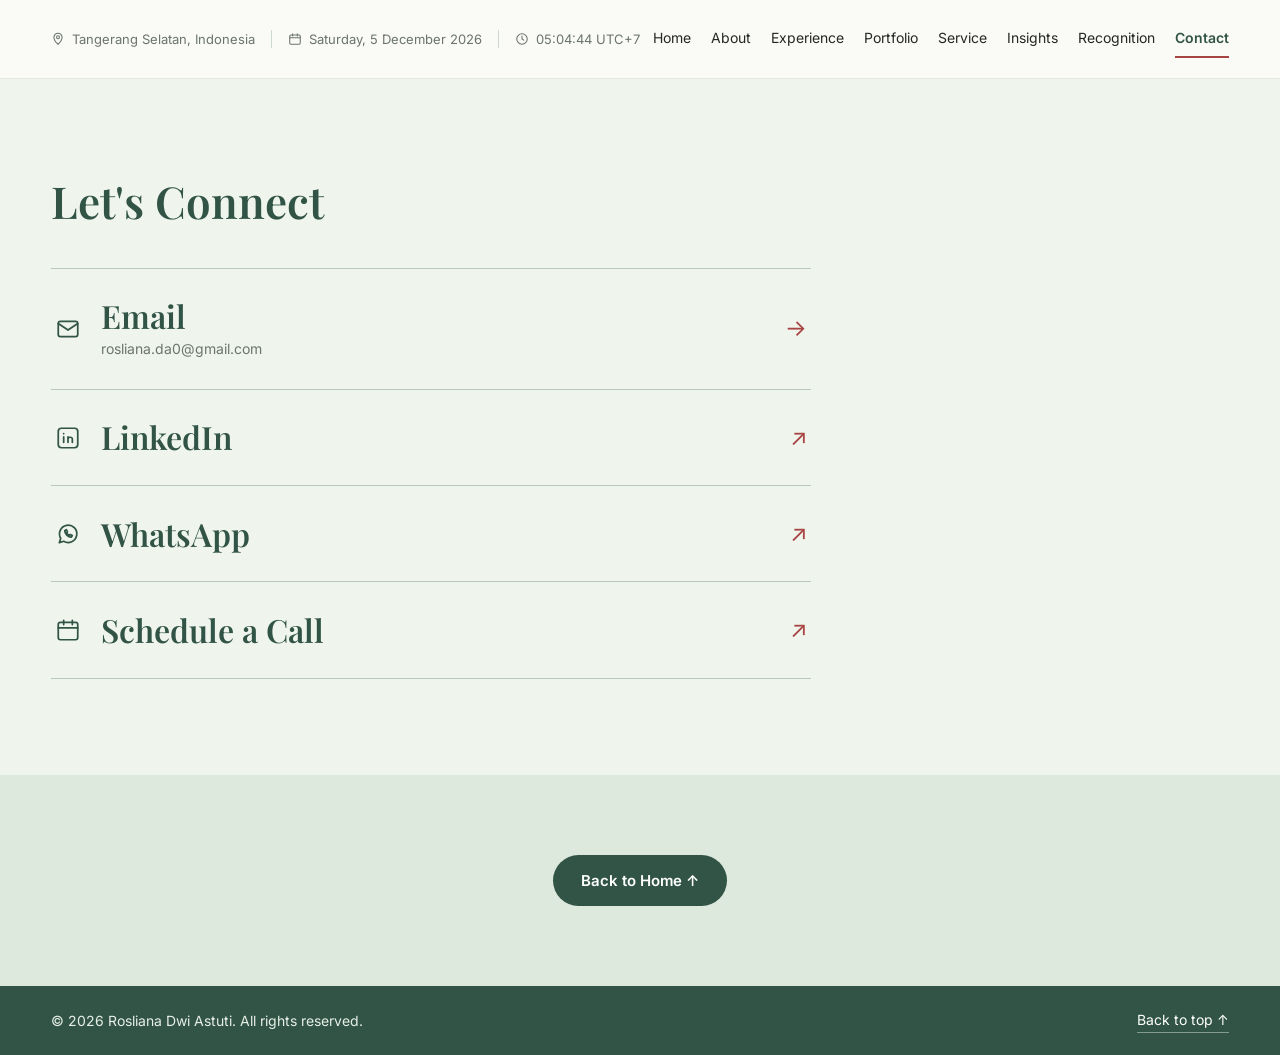
<file: contact.html>
<!DOCTYPE html>
<html lang="en"><head><meta charset="utf-8"><meta name="viewport" content="width=device-width,initial-scale=1">
<title>Contact | Rosliana Dwi Astuti</title>
<meta name="description" content="Contact Rosliana Dwi Astuti by email, LinkedIn, WhatsApp or schedule a call.">
<link rel="preconnect" href="https://fonts.googleapis.com"><link rel="preconnect" href="https://fonts.gstatic.com" crossorigin>
<link href="https://fonts.googleapis.com/css2?family=Inter:wght@400;500;600&family=Playfair+Display:wght@500;600;700&display=swap" rel="stylesheet">
<link rel="stylesheet" href="style.css"></head>
<body data-page="contact" data-cta="Back to Home ↑" data-href="index.html">
<main>
<section class="panel s-mint"><div class="wrap readable"><h1>Let's Connect</h1>
<ul class="clist2"><li><a class="crow" href="mailto:rosliana.da0@gmail.com"><span class="ci"><svg viewBox="0 0 24 24"><rect x="3" y="5" width="18" height="14" rx="2"/><path d="M3 7l9 6 9-6"/></svg></span><span class="cn2"><span class="cl">Email</span><span class="cs">rosliana.da0@gmail.com</span></span><span class="ca" aria-hidden="true">→</span></a></li><li><a class="crow" href="https://www.linkedin.com/in/roslianadwiastuti" target="_blank" rel="noopener"><span class="ci"><svg viewBox="0 0 24 24"><rect x="3" y="3" width="18" height="18" rx="3"/><path d="M8 11v5M8 8v.01M12 16v-5M12 13c0-2 4-2.5 4 0v3"/></svg></span><span class="cn2"><span class="cl">LinkedIn</span></span><span class="ca" aria-hidden="true">↗</span></a></li><li><a class="crow" href="https://wa.me/message/4AYASKVPNHCRE1" target="_blank" rel="noopener"><span class="ci"><svg viewBox="0 0 24 24"><path d="M4 20l1.3-4A8 8 0 1 1 8 18.7z"/><path d="M9 9c0 3 3 6 6 6l1-1.5-2-1-1 .7c-1-.4-1.8-1.200-2.200-2.200l.7-1-1-2z"/></svg></span><span class="cn2"><span class="cl">WhatsApp</span></span><span class="ca" aria-hidden="true">↗</span></a></li><li><a class="crow" href="https://calendly.com/roslianadwia" target="_blank" rel="noopener"><span class="ci"><svg viewBox="0 0 24 24"><rect x="3" y="5" width="18" height="16" rx="2"/><path d="M3 10h18M8 3v4M16 3v4"/></svg></span><span class="cn2"><span class="cl">Schedule a Call</span></span><span class="ca" aria-hidden="true">↗</span></a></li></ul></div></section>
</main>
<script src="main.js"></script></body></html>
</file>
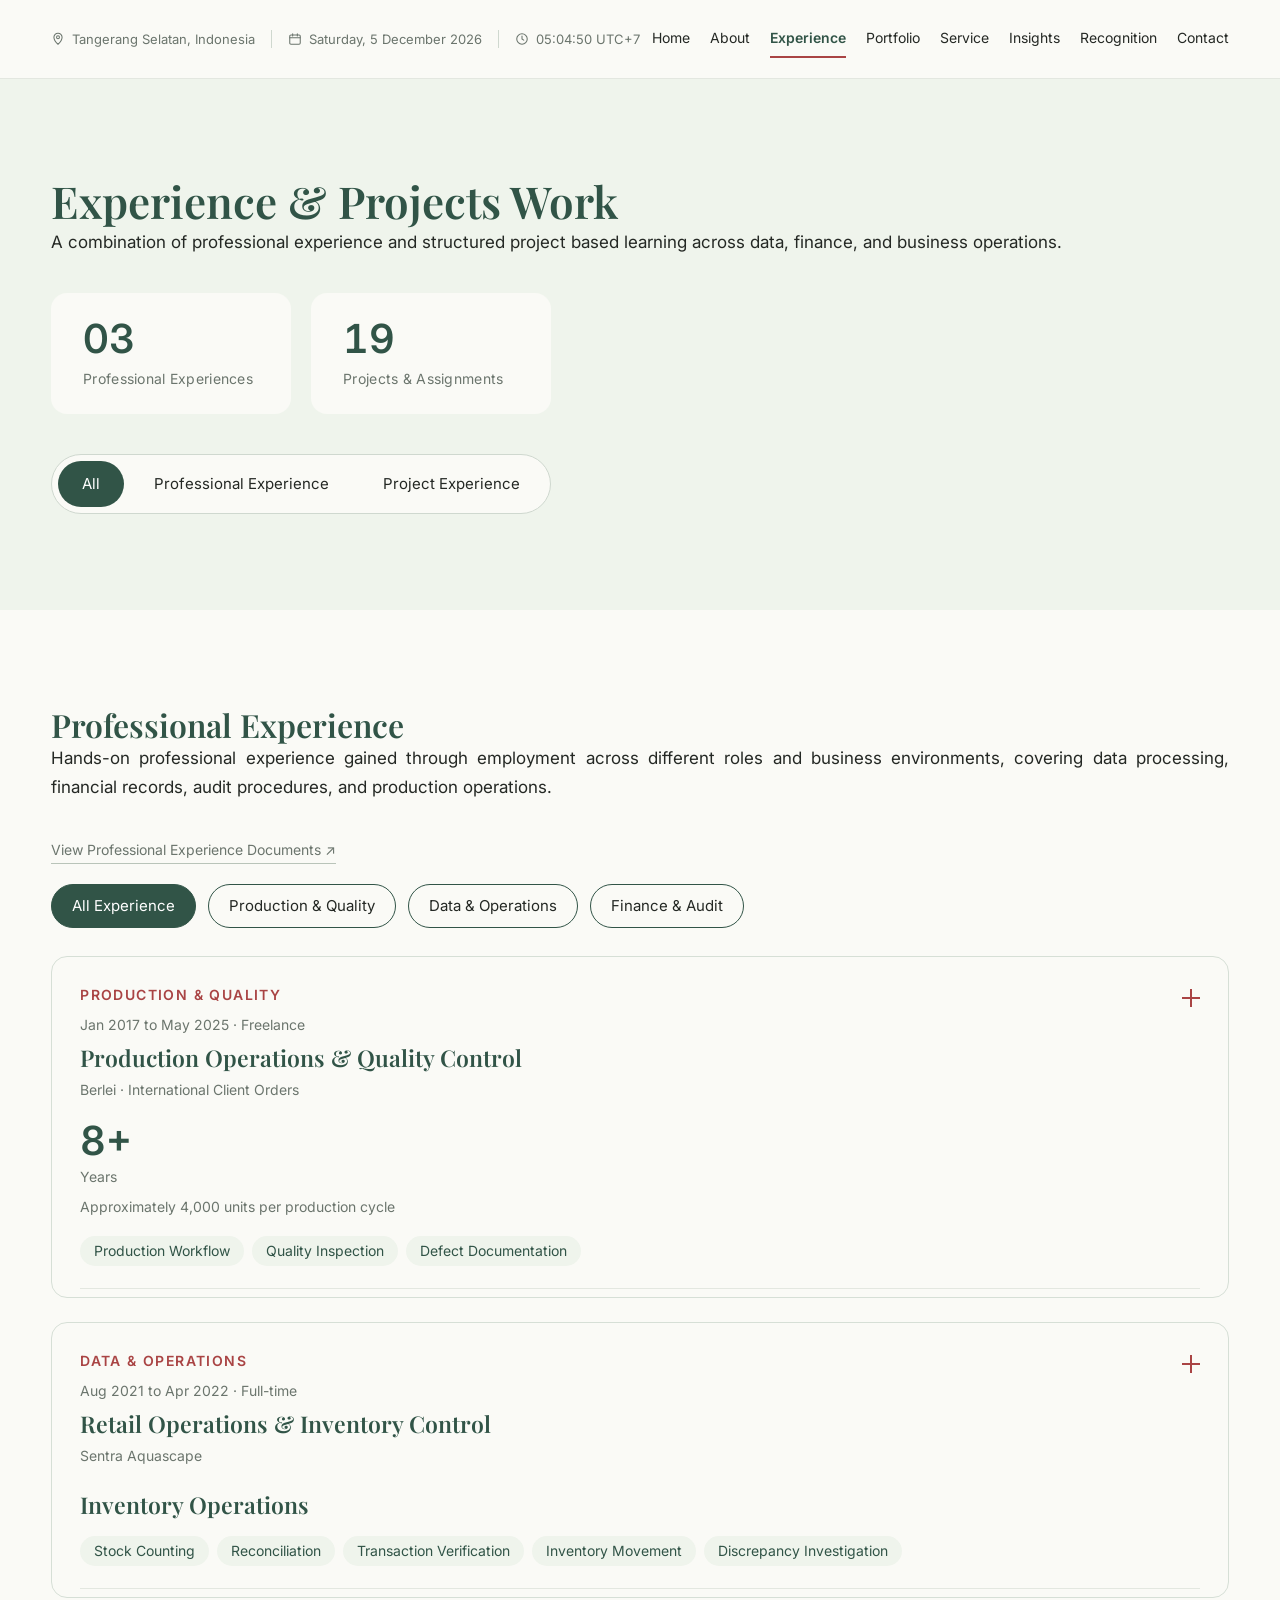
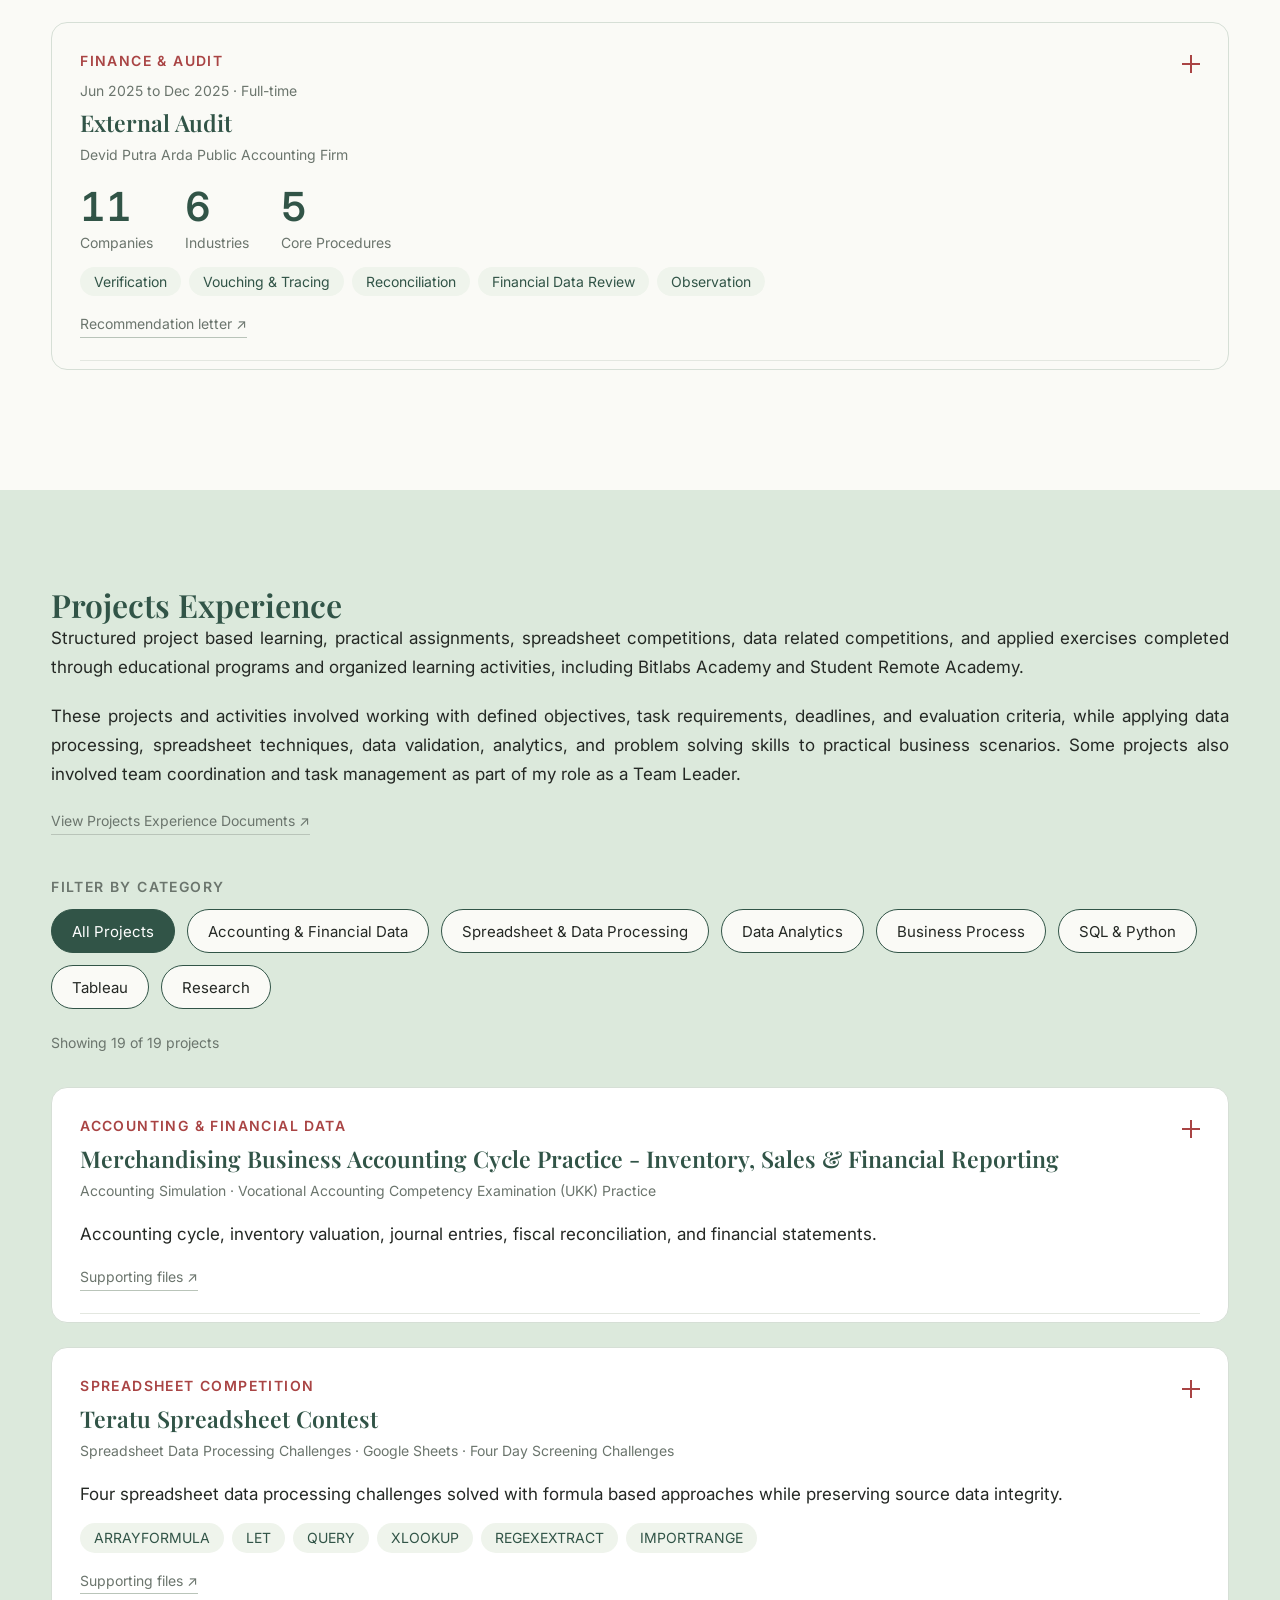
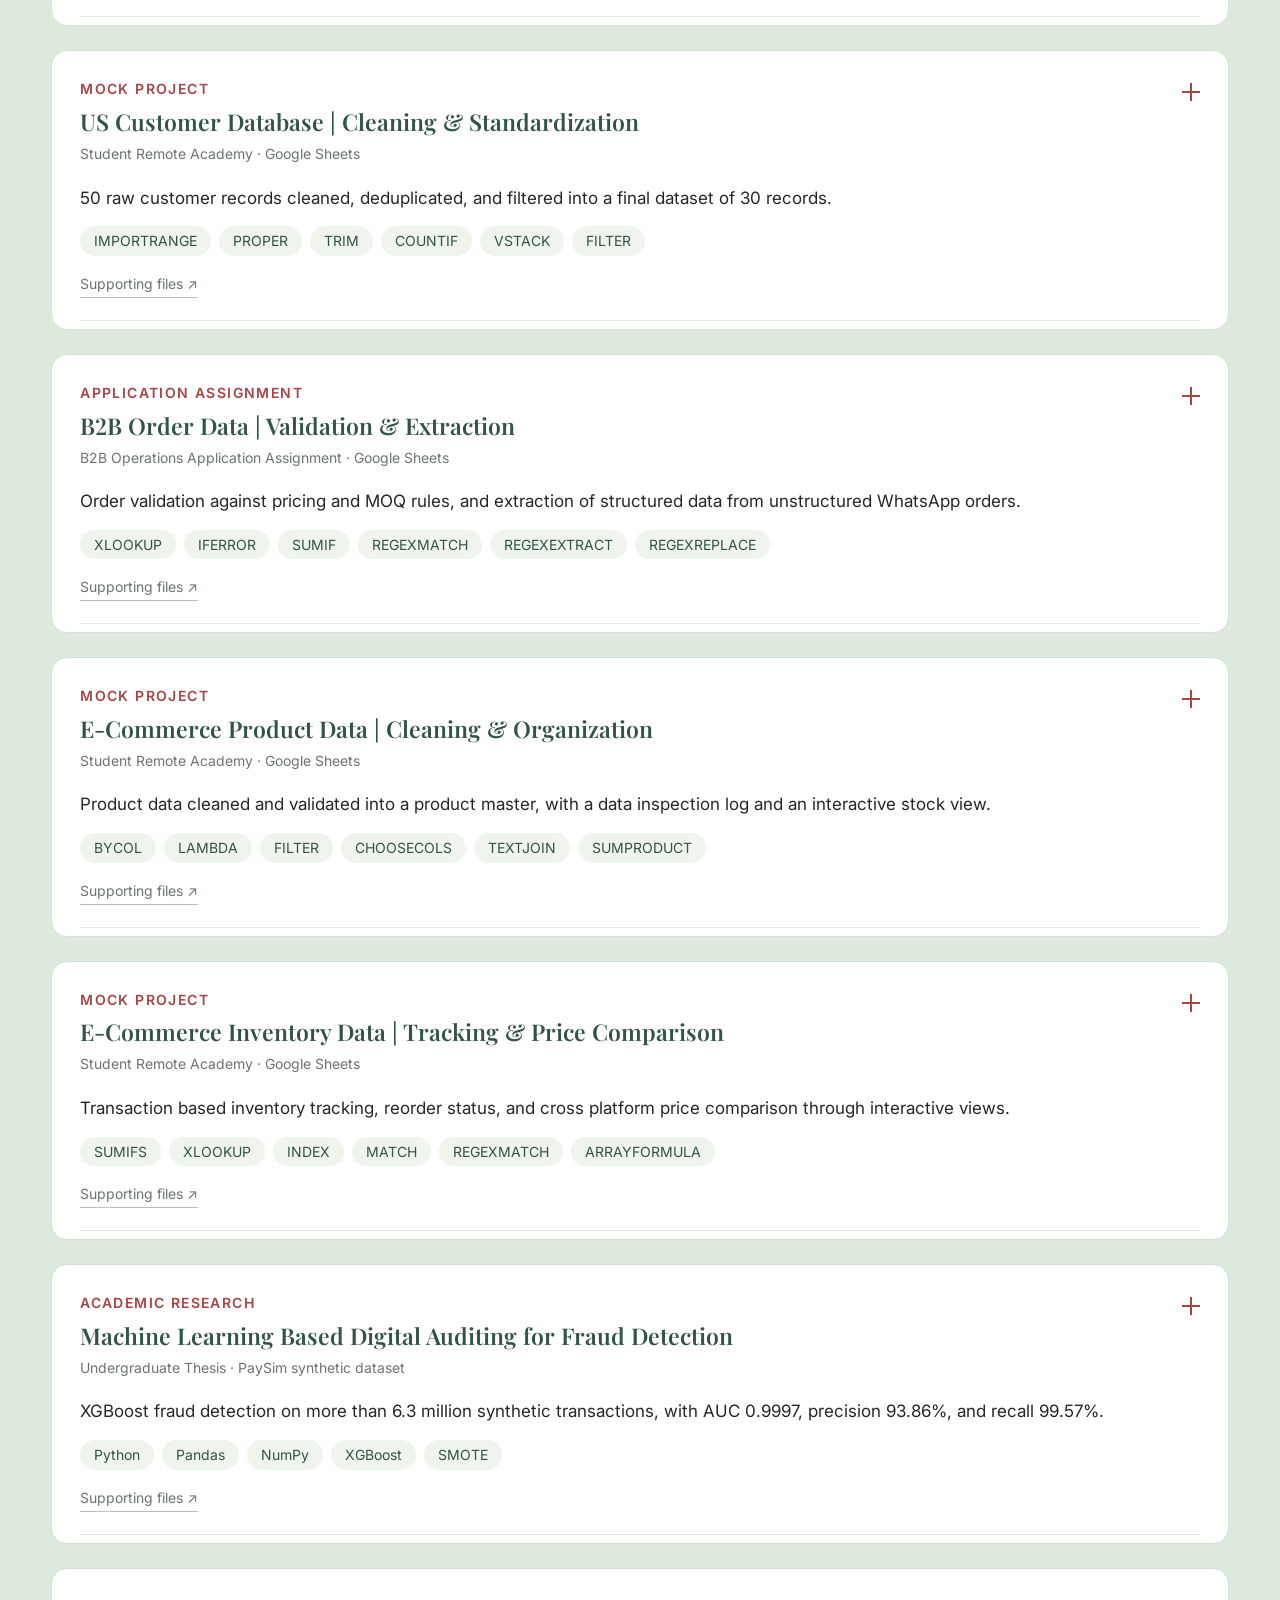
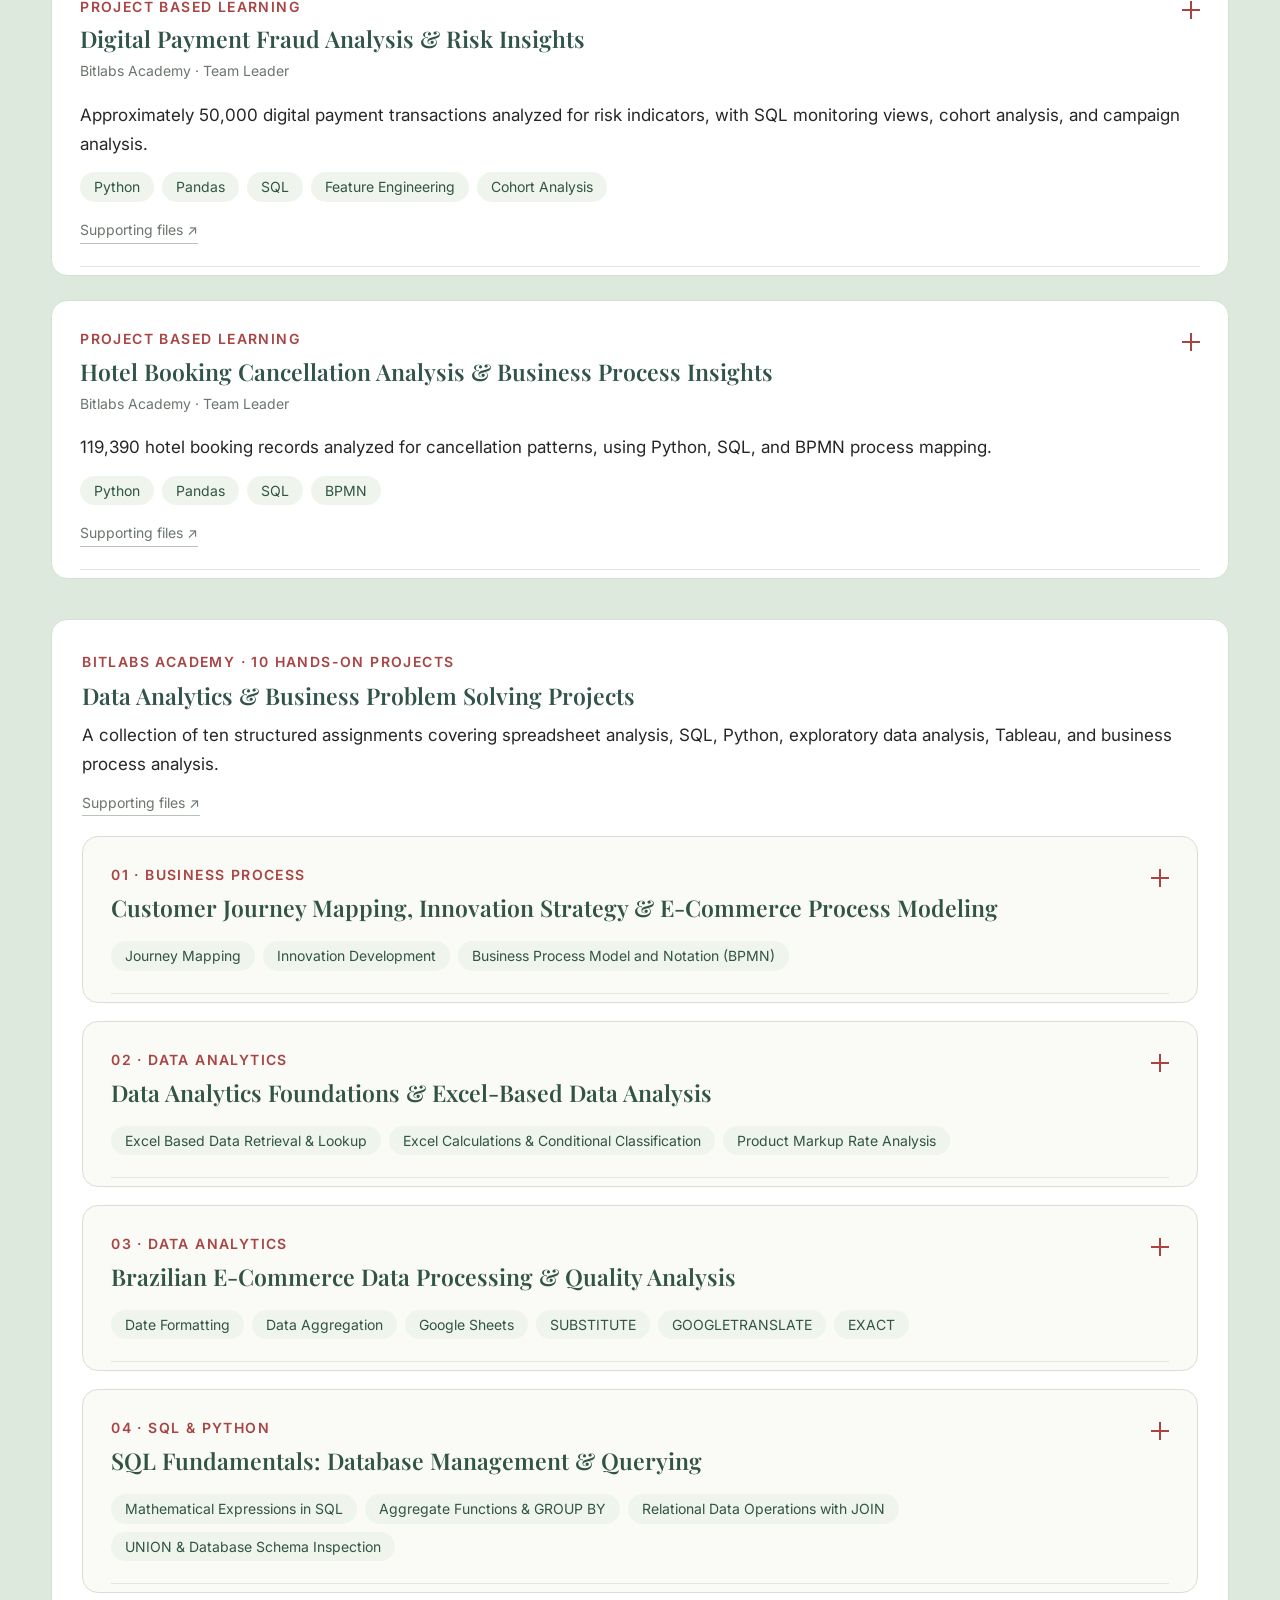
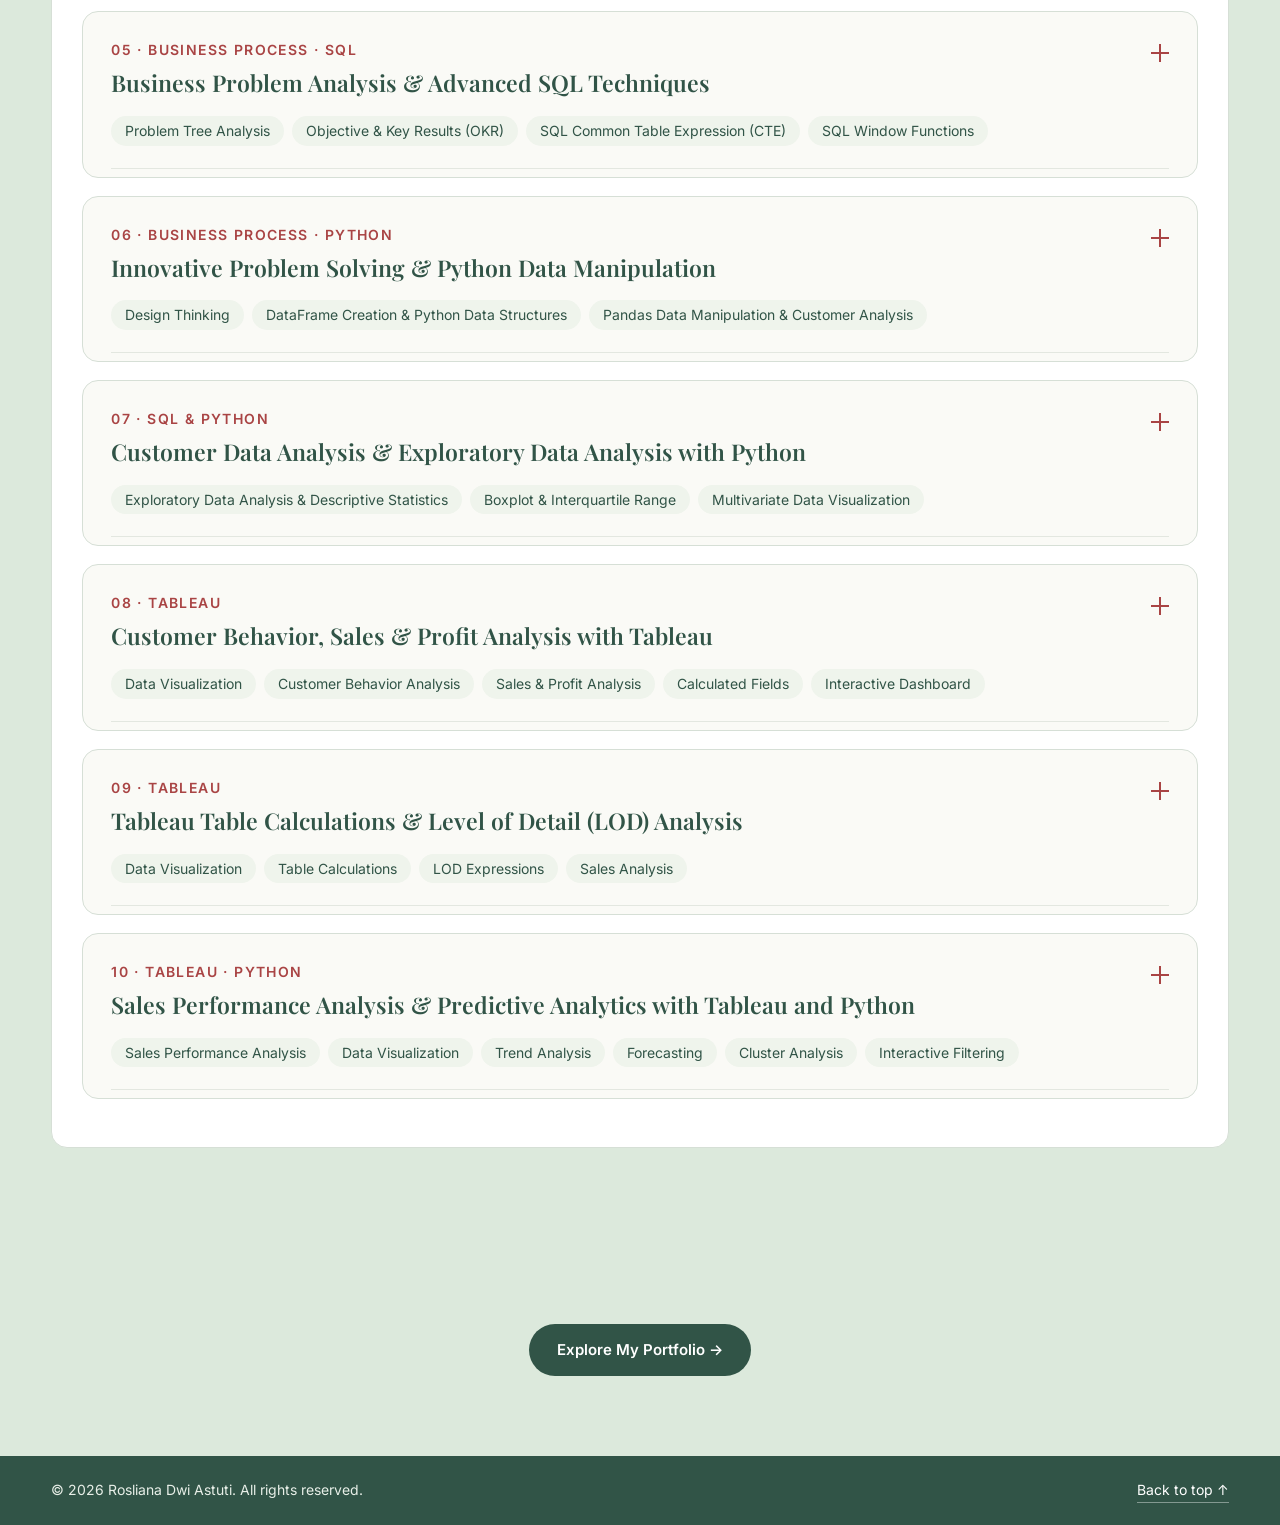
<file: experience.html>
<!DOCTYPE html>
<html lang="en"><head><meta charset="utf-8"><meta name="viewport" content="width=device-width,initial-scale=1">
<title>Experience | Rosliana Dwi Astuti</title>
<meta name="description" content="Professional experience and projects work in data processing, accounting, audit and data analytics by Rosliana Dwi Astuti.">
<link rel="preconnect" href="https://fonts.googleapis.com"><link rel="preconnect" href="https://fonts.gstatic.com" crossorigin>
<link href="https://fonts.googleapis.com/css2?family=Inter:wght@400;500;600&family=Playfair+Display:wght@500;600;700&display=swap" rel="stylesheet">
<link rel="stylesheet" href="style.css"></head>
<body data-page="experience" data-cta="Explore My Portfolio →" data-href="portfolio.html">
<main>
<section class="panel s-mint"><div class="wrap"><h1>Experience &amp; Projects Work</h1>
<p class="intro readable">A combination of professional experience and structured project based learning across data, finance, and business operations.</p>
<div class="statrow"><div class="statbox"><span class="snum">03</span><span class="slab">Professional Experiences</span></div><div class="statbox"><span class="snum" id="projcount">19</span><span class="slab">Projects &amp; Assignments</span></div></div>
<div class="seg" role="group" aria-label="Experience type"><button type="button" class="on" data-type="all" aria-pressed="true">All</button><button type="button" data-type="professional" aria-pressed="false">Professional Experience</button><button type="button" data-type="projects" aria-pressed="false">Project Experience</button></div></div></section>

<section class="panel" id="pro"><div class="wrap"><h2>Professional Experience</h2>
<p class="intro">Hands-on professional experience gained through employment across different roles and business environments, covering data processing, financial records, audit procedures, and production operations.</p>
<p class="cfiles"><a class="ext" href="https://tinyurl.com/rda-professionalexperience" target="_blank" rel="noopener">View Professional Experience Documents ↗</a></p>
<div class="chips pchips" role="group" aria-label="Professional experience category"><button type="button" class="chip on" data-pfilter="all" aria-pressed="true">All Experience</button><button type="button" class="chip" data-pfilter="production" aria-pressed="false">Production &amp; Quality</button><button type="button" class="chip" data-pfilter="data" aria-pressed="false">Data &amp; Operations</button><button type="button" class="chip" data-pfilter="finance" aria-pressed="false">Finance &amp; Audit</button></div>
<div class="plist"><div class="acc xacc" data-pcat="production" id="production-quality"><button type="button" class="acc-h" aria-expanded="false" aria-controls="p1"><span class="hl"><span class="xlab">Production &amp; Quality</span><span class="xper">Jan 2017 to May 2025 · Freelance</span><span class="t">Production Operations &amp; Quality Control</span><span class="xorg">Berlei · International Client Orders</span></span><span class="pm" aria-hidden="true"></span></button><div class="xsum"><div class="metrics"><div class="metric"><span class="mnum">8+</span><span class="mlab">Years</span></div></div><p class="mnote">Approximately 4,000 units per production cycle</p><ul class="tags"><li>Production Workflow</li><li>Quality Inspection</li><li>Defect Documentation</li></ul></div><div class="acc-p" id="p1" role="region"><div class="acc-i"><h4 class="dh">Overview</h4><p>Handled high volume bag production for international client orders through a third party liaison.</p><p>Managed production activities and quality inspections across multiple stages to maintain product consistency, meet client specifications, and support shipment readiness.</p><h4 class="dh">Operations &amp; Quality Approach</h4><h5 class="ds">1. Production Execution</h5><ul class="det"><li>Executed production activities according to established SOPs, product specifications, and workflow requirements.</li><li>Handled production processes from material preparation and sewing through component installation, finishing, and packing.</li><li>Maintained workflow continuity and production consistency across different stages.</li></ul><h5 class="ds">2. Quality Inspection</h5><ul class="det"><li>Conducted quality inspections on incoming materials, work in process items, and finished products.</li><li>Checked sewing results, component installation, finishing, and overall product condition against established quality standards.</li><li>Identified defects, inconsistencies, and deviations requiring correction before products moved to the next stage.</li></ul><h5 class="ds">3. Process Monitoring &amp; Defect Follow-up</h5><ul class="det"><li>Monitored production activities throughout the workflow to identify quality and process issues at an early stage.</li><li>Checked production output across different stages to maintain consistency during high volume production cycles.</li><li>Documented identified defects and communicated issues requiring corrective action.</li><li>Followed up on corrections to ensure products met the required specifications.</li></ul><h5 class="ds">4. High Volume Production Management</h5><ul class="det"><li>Handled production cycles involving approximately 4,000 units per cycle.</li><li>Maintained production flow and quality consistency across multiple stages under high volume requirements.</li><li>Monitored production progress and inspection results to support timely completion and shipment readiness.</li></ul><h5 class="ds">5. Client Requirement Coordination</h5><ul class="det"><li>Coordinated with the third party liaison regarding production progress, inspection results, client specifications, and shipment readiness.</li><li>Communicated production and quality information relevant to client requirements.</li><li>Followed up on requirements affecting product quality and shipment readiness.</li></ul><h4 class="dh">Outcomes</h4><p class="ohead">8+ Years · Approximately 4,000 Units per Production Cycle</p><ul class="det"><li>Production activities handled across multiple stages, from material preparation to final packing.</li><li>Quality inspections performed on incoming materials, work in process items, and finished products.</li><li>Product defects and deviations identified, documented, and followed up for correction.</li><li>Production consistency maintained across high volume international client orders.</li><li>Production progress and quality requirements coordinated to support shipment readiness.</li></ul><h4 class="dh">Tools</h4><p class="dtl">Industrial Sewing Machine · Hole Punching Machine · Google Sheets · Email</p><h4 class="dh">Why This Experience Matters</h4><p>This experience strengthened my ability to follow structured processes, maintain accuracy and consistency under high volume conditions, identify quality issues early, monitor workflow performance, document findings, and coordinate requirements across different stakeholders.</p></div></div></div><div class="acc xacc" data-pcat="data" id="inventory-control"><button type="button" class="acc-h" aria-expanded="false" aria-controls="p2"><span class="hl"><span class="xlab">Data &amp; Operations</span><span class="xper">Aug 2021 to Apr 2022 · Full-time</span><span class="t">Retail Operations &amp; Inventory Control</span><span class="xorg">Sentra Aquascape</span></span><span class="pm" aria-hidden="true"></span></button><div class="xsum"><div class="metrics"><div class="metric"><span class="mtxt">Inventory Operations</span></div></div><ul class="tags"><li>Stock Counting</li><li>Reconciliation</li><li>Transaction Verification</li><li>Inventory Movement</li><li>Discrepancy Investigation</li></ul></div><div class="acc-p" id="p2" role="region"><div class="acc-i"><h4 class="dh">Overview</h4><p>Worked in retail inventory operations involving stock counting, inventory reconciliation, transaction verification, discrepancy investigation, and inventory documentation.</p><p>Maintained reliable inventory information by comparing physical stock with recorded data, investigating variances, and keeping inventory records traceable for operational use.</p><h4 class="dh">Inventory Control Approach</h4><h5 class="ds">1. Stock Counting &amp; Reconciliation</h5><ul class="det"><li>Performed physical stock counts and compared quantities with recorded inventory data.</li><li>Identified differences between physical stock and recorded quantities for further investigation.</li><li>Reconciled inventory records to verify stock accuracy.</li></ul><h5 class="ds">2. Inventory Movement Verification</h5><ul class="det"><li>Reviewed inventory movements and transaction records for consistency.</li><li>Checked supporting information related to stock movements and transactions.</li><li>Identified inconsistencies between recorded movements and supporting records.</li></ul><h5 class="ds">3. Discrepancy Investigation</h5><ul class="det"><li>Traced inventory transactions and related records to investigate stock variances.</li><li>Compared available information to identify potential causes of discrepancies.</li><li>Followed up on identified issues and supported necessary record updates.</li></ul><h5 class="ds">4. Inventory Records &amp; Documentation</h5><ul class="det"><li>Maintained inventory records and supporting documentation to preserve data reliability and traceability.</li><li>Organized stock information for reference, verification, and operational follow-up.</li></ul><h5 class="ds">5. Operational Coordination</h5><ul class="det"><li>Coordinated with packaging and distribution teams to investigate and resolve inventory related issues.</li><li>Communicated inventory information and follow-up requirements across operational activities.</li></ul><h4 class="dh">Outcomes</h4><ul class="det"><li>Physical stock compared and reconciled against recorded quantities to verify inventory accuracy.</li><li>Inventory variances identified and investigated through transaction and record verification.</li><li>Inventory records maintained as reliable operational references.</li><li>Supporting documentation organized to maintain traceability.</li><li>Inventory related issues followed up across operational teams.</li></ul><h4 class="dh">Tools</h4><p class="dtl">Inventory Management System · Google Sheets</p><h4 class="dh">Why This Experience Matters</h4><p>This experience strengthened my ability to work with operational data, compare physical and recorded information, reconcile records, investigate discrepancies, maintain data traceability, and coordinate with different teams to address operational issues.</p></div></div></div><div class="acc xacc" data-pcat="finance" id="external-audit"><button type="button" class="acc-h" aria-expanded="false" aria-controls="p3"><span class="hl"><span class="xlab">Finance &amp; Audit</span><span class="xper">Jun 2025 to Dec 2025 · Full-time</span><span class="t">External Audit</span><span class="xorg">Devid Putra Arda Public Accounting Firm</span></span><span class="pm" aria-hidden="true"></span></button><div class="xsum"><div class="metrics"><div class="metric"><span class="mnum">11</span><span class="mlab">Companies</span></div><div class="metric"><span class="mnum">6</span><span class="mlab">Industries</span></div><div class="metric"><span class="mnum">5</span><span class="mlab">Core Procedures</span></div></div><ul class="tags"><li>Verification</li><li>Vouching &amp; Tracing</li><li>Reconciliation</li><li>Financial Data Review</li><li>Observation</li></ul><div class="xsec"><a class="ext" href="https://tinyurl.com/rda-recommendationletter" target="_blank" rel="noopener">Recommendation letter ↗</a></div></div><div class="acc-p" id="p3" role="region"><div class="acc-i"><h4 class="dh">Overview</h4><p>Handled audit assignments for 11 companies across six industries: Construction, Media, Trading, Cooperatives, Services, and Education.</p><p>Executed audit procedures through verification, vouching, tracing, reconciliation, and observation to examine financial transactions, validate supporting evidence, assess accounting records, and identify discrepancies.</p><h4 class="dh">Audit Procedures &amp; Working Approach</h4><h5 class="ds">1. Document Verification</h5><ul class="det"><li>Examined financial statements, general ledgers, trial balances, bank statements, tax records, invoices, receipts, and other supporting documents.</li><li>Verified the consistency and accuracy of information across financial and accounting records.</li><li>Compared recorded transactions with supporting documentation to identify missing, inconsistent, or unclear information.</li><li>Reviewed financial statement disclosures against underlying accounting records.</li></ul><h5 class="ds">2. Vouching &amp; Tracing</h5><ul class="det"><li>Performed vouching by tracing recorded transactions to their original supporting documents.</li><li>Performed tracing by following source documents into accounting records to examine the completeness of transaction recording.</li><li>Checked transaction details, amounts, dates, and supporting evidence.</li><li>Identified discrepancies and followed up on transactions requiring further verification.</li></ul><h5 class="ds">3. Reconciliation &amp; Financial Data Review</h5><ul class="det"><li>Performed bank reconciliations by comparing bank statements with accounting records to identify differences, outstanding transactions, and unusual items.</li><li>Performed tax reconciliations by comparing tax records and supporting documents with related accounting records to identify discrepancies.</li><li>Compared trial balances with general ledger balances and related financial information.</li><li>Reviewed financial statement disclosures against underlying accounting records.</li><li>Compared third party confirmations with client records and investigated identified differences.</li><li>Followed up on reconciliation discrepancies and outstanding supporting information.</li></ul><h5 class="ds">4. Observation &amp; Audit Assessment</h5><ul class="det"><li>Observed relevant business activities, operational processes, or conditions as required by assigned audit procedures.</li><li>Considered business and industry characteristics when examining transactions and assessing potential risk areas.</li><li>Documented relevant observations and information supporting audit procedures.</li></ul><h5 class="ds">5. Audit Documentation &amp; Follow-up</h5><ul class="det"><li>Collected and evaluated audit evidence to support testing and verification results.</li><li>Prepared and maintained audit working papers using ATLAS (Audit Tool and Linked Archive System).</li><li>Documented procedures performed, findings, supporting evidence, and follow-up items.</li><li>Followed up on missing documents, unclear transactions, and identified discrepancies with relevant client representatives.</li></ul><h4 class="dh">Industry Exposure &amp; Risk Focus</h4><dl class="ind"><div><dt>Construction</dt><dd>Project revenue recognition, contract review, project progress, and revenue testing.</dd></div><div><dt>Media</dt><dd>Revenue recognition and cut-off procedures, including advertising revenue and customer contracts.</dd></div><div><dt>Trading</dt><dd>Inventory, sales, and accounts receivable testing.</dd></div><div><dt>Cooperatives</dt><dd>Member lending, loan loss provisions, and Sisa Hasil Usaha (SHU) calculations.</dd></div><div><dt>Services</dt><dd>Revenue and expense testing, including cut-off procedures.</dd></div><div><dt>Education</dt><dd>Education fund receipts, fund management, and regulatory compliance.</dd></div></dl><h4 class="dh">Outcomes</h4><p class="ohead">11 Companies · 6 Industries</p><ul class="det"><li>Financial transactions and supporting documents examined through verification, vouching, and tracing.</li><li>Financial balances and accounting records reconciled to identify inconsistencies and variances.</li><li>Relevant observations and audit evidence documented to support audit procedures.</li><li>Audit working papers prepared with documented procedures, findings, and supporting evidence.</li></ul><h4 class="dh">Tools</h4><p class="dtl">ATLAS · Google Sheets · Google Drive · Email</p><h4 class="dh">Why This Experience Matters</h4><p>This experience strengthened my ability to examine financial information, verify transactions against supporting evidence, trace accounting records, reconcile financial data, identify discrepancies, and maintain structured audit documentation.</p></div></div></div></div></div></section>
<section class="panel s-sage" id="proj"><div class="wrap"><h2>Projects Experience</h2>
<div class="prose-block"><p>Structured project based learning, practical assignments, spreadsheet competitions, data related competitions, and applied exercises completed through educational programs and organized learning activities, including Bitlabs Academy and Student Remote Academy.</p>
<p>These projects and activities involved working with defined objectives, task requirements, deadlines, and evaluation criteria, while applying data processing, spreadsheet techniques, data validation, analytics, and problem solving skills to practical business scenarios. Some projects also involved team coordination and task management as part of my role as a Team Leader.</p></div>
<p class="cfiles"><a class="ext" href="https://tinyurl.com/rda-projectsexperience" target="_blank" rel="noopener">View Projects Experience Documents ↗</a></p>
<h3 class="fh">Filter by category</h3>
<div class="chips" role="group" aria-label="Projects category"><button type="button" class="chip on" data-filter="all" aria-pressed="true">All Projects</button><button type="button" class="chip" data-filter="accounting" aria-pressed="false">Accounting &amp; Financial Data</button><button type="button" class="chip" data-filter="spreadsheet" aria-pressed="false">Spreadsheet &amp; Data Processing</button><button type="button" class="chip" data-filter="analytics" aria-pressed="false">Data Analytics</button><button type="button" class="chip" data-filter="business" aria-pressed="false">Business Process</button><button type="button" class="chip" data-filter="sql" aria-pressed="false">SQL &amp; Python</button><button type="button" class="chip" data-filter="tableau" aria-pressed="false">Tableau</button><button type="button" class="chip" data-filter="research" aria-pressed="false">Research</button></div>
<p class="showing" id="showing" aria-live="polite">Showing 19 of 19 projects</p>
<div class="plist" id="projlist"><div class="acc xacc" id="accounting-cycle" data-cat="accounting"><button type="button" class="acc-h" aria-expanded="false" aria-controls="qacct"><span class="hl"><span class="xlab">Accounting &amp; Financial Data</span><span class="t">Merchandising Business Accounting Cycle Practice - Inventory, Sales &amp; Financial Reporting</span><span class="xorg">Accounting Simulation · Vocational Accounting Competency Examination (UKK) Practice</span></span><span class="pm" aria-hidden="true"></span></button><div class="xsum"><p class="xdesc">Accounting cycle, inventory valuation, journal entries, fiscal reconciliation, and financial statements.</p><div class="xsec"><a class="ext" href="https://tinyurl.com/rda-ACCmerchandisingbusiness" target="_blank" rel="noopener">Supporting files ↗</a></div></div><div class="acc-p" id="qacct" role="region"><div class="acc-i"><p>A practical accounting cycle exercise based on a simulated merchandising business, involving merchandise purchases and sales, inventory movements, accounts receivable and payable, cash management, fixed assets, and additional service revenue.</p><p>The exercise covers the complete accounting process, from analyzing source documents and recording transactions to posting ledger balances, calculating inventory costs, preparing adjustments, reconciling fiscal income, and producing financial statements.</p><p>It applies double entry bookkeeping, an accrual-based accounting approach, a perpetual inventory system, and the average cost inventory method. The work also involves tracing spreadsheet formulas and checking the consistency of figures across accounting records and financial reports.</p><h4 class="dh">1. Transaction Recording and Account Classification</h4><p>The accounting process begins by examining transaction documents and identifying the financial impact of each transaction. Each transaction must be classified according to the accounts affected, the amount involved, and whether the accounts increase or decrease.</p><p>Transactions are recorded using the appropriate journals:</p><ul class="det"><li>Sales Journal - records merchandise sales at selling prices, including credit sales and the related customer receivables.</li><li>Purchase Journal - records merchandise purchases based on purchase invoices and the applicable transaction terms.</li><li>Cash Receipt Journal - records cash received from customers, collection of receivables, and other cash receipts.</li><li>Cash Payment Journal - records payments to suppliers, operating expenses, and other cash disbursements.</li><li>Petty Cash Records - tracks smaller operational payments and the remaining petty cash balance.</li><li>General Journal - records transactions and adjustments that are not captured in specialized journals, including cost of goods sold, depreciation, accruals, and other adjusting entries.</li></ul><p>A key principle is that one transaction may need to be reflected in several accounting records. Each record serves a different purpose, so the amount and valuation basis used in one schedule may differ from another.</p><h4 class="dh">2. Critical Recording Notes: Sales, Purchases, and Inventory</h4><h5 class="ds">A. Sales Invoice</h5><p>A sales invoice contains the selling price of merchandise. However, the selling price must not be used as the inventory cost when recording the merchandise movement in the Inventory Card.</p><p>A sales transaction affects several records:</p><h6 class="dss">1. Sales Journal</h6><p>The Sales Journal records the transaction using the selling price stated on the sales invoice. For credit sales, the amount also represents the receivable owed by the customer.</p><h6 class="dss">2. Inventory Card</h6><p>The Inventory Card records the quantity of merchandise leaving inventory. Under the perpetual inventory system, the outgoing merchandise must be valued at its cost of goods sold, not at the selling price shown on the invoice.</p><p>The distinction is important:</p><ul class="det"><li>Sales Journal: records the selling price.</li><li>Inventory Card: records the inventory cost of the merchandise issued.</li></ul><p>The outgoing quantity reduces the inventory balance. Its corresponding cost is also deducted from the value in the Balance column.</p><h6 class="dss">3. General Journal - Cost of Goods Sold</h6><p>The cost of merchandise sold is recorded separately through the General Journal:</p><ul class="det"><li>Debit: Cost of Goods Sold</li><li>Credit: Merchandise Inventory</li></ul><p>The amount must agree with the inventory cost calculated from the Inventory Card.</p><p>When multiple products are sold, the total Cost of Goods Sold is obtained by adding the outgoing inventory costs of each product. This total is reflected in the Cost of Goods Sold account, with a corresponding reduction in Merchandise Inventory.</p><h6 class="dss">4. Accounts Receivable Subsidiary Ledger</h6><p>For credit sales, the customer's receivable is recorded in the Accounts Receivable Subsidiary Ledger. The amount is taken from the Accounts Receivable amount recorded in the Sales Journal.</p><p>This keeps the individual customer balance consistent with the sales transaction and allows the subsidiary ledger to be checked against the Accounts Receivable control account in the general ledger.</p><h5 class="ds">B. Average Cost Inventory Calculation</h5><p>The exercise uses the average-cost method to determine the cost of merchandise inventory.</p><p>When new inventory is purchased, the average unit cost is recalculated by combining the existing inventory value and the incoming inventory value, then dividing the total by the combined quantity.</p><p>New average unit cost = (Existing inventory value + Incoming inventory value) ÷ (Existing inventory quantity + Incoming quantity)</p><p>In the Inventory Card, the existing Balance value is combined with the incoming value in the In column. The existing quantity is also combined with the incoming quantity. The resulting value divided by the total quantity becomes the updated average unit cost.</p><p>This updated average cost becomes the cost basis for subsequent inventory issues, including merchandise sold.</p><p>When merchandise leaves inventory, the outgoing quantity is multiplied by the applicable average cost. The resulting amount reduces the inventory Balance.</p><p>The important point is to distinguish the purchase price stated on an invoice from the updated average inventory cost. The average cost is determined from the inventory records, not simply taken from the latest selling or purchase price.</p><h5 class="ds">C. Purchase Invoice</h5><p>A purchase invoice records merchandise acquired from a supplier. The transaction affects three main records:</p><h6 class="dss">1. Purchase Journal</h6><p>The Purchase Journal records the purchase using the amounts stated on the purchase invoice, according to the transaction details and applicable purchase terms.</p><h6 class="dss">2. Inventory Card</h6><p>The incoming merchandise quantity is recorded in the In column. The purchase cost is based on the purchase invoice and the inventory valuation treatment applied in the exercise.</p><p>Because the case uses the average cost method, the incoming quantity and value are combined with the existing inventory balance to calculate a new average unit cost.</p><h6 class="dss">3. Accounts Payable Subsidiary Ledger</h6><p>For credit purchases, the supplier's outstanding balance is recorded in the Accounts Payable Subsidiary Ledger. The amount is taken from the purchase invoice and posted to the relevant supplier account.</p><p>This allows individual supplier balances to be monitored and compared with the total Accounts Payable balance in the general ledger.</p><h5 class="ds">D. Debit Note - Purchase Return</h5><p>A debit note in this exercise relates to a purchase return. It represents merchandise returned to the supplier and reduces the inventory received from that supplier.</p><p>In the Inventory Card, the return is entered in the In column using a negative quantity and a corresponding negative inventory value. The price follows the applicable existing inventory cost used in the exercise, rather than being treated as a new purchase at an unrelated price.</p><p>The inventory Balance is then recalculated using the remaining inventory value and quantity. The average unit cost is determined by dividing the remaining value by the remaining quantity.</p><p>The Accounts Payable Subsidiary Ledger is also adjusted using the amount stated on the debit note, so the outstanding supplier balance reflects the purchase return.</p><p>The distinction is important: the Inventory Card tracks the inventory quantity and cost reduction, while the Accounts Payable Subsidiary Ledger tracks the reduction in the supplier obligation.</p><h5 class="ds">E. Cross Checking Between Records</h5><p>The schedules must be checked against one another because they represent different parts of the same transaction.</p><ul class="det"><li>Sales Journal ↔ Accounts Receivable Subsidiary Ledger: credit sales amounts should agree with the relevant customer balances.</li><li>Sales Journal ↔ Inventory Card: the sales invoice provides the selling price, while the Inventory Card records the cost of the merchandise issued.</li><li>Inventory Card ↔ General Journal: the total cost of goods issued should agree with the Cost of Goods Sold entry and the corresponding reduction in Merchandise Inventory.</li><li>Purchase Journal ↔ Accounts Payable Subsidiary Ledger: credit purchase amounts should agree with the supplier balances.</li><li>Purchase Invoice ↔ Inventory Card: incoming quantities and purchase values should be consistent with the merchandise received.</li><li>Debit Note ↔ Supporting Records: purchase returns should reduce the relevant inventory records and supplier payable balance.</li></ul><p>The most critical control is to distinguish selling price, purchase cost, and inventory carrying cost. These amounts relate to the same merchandise but serve different accounting purposes. Using the wrong amount can affect inventory valuation, cost of goods sold, receivables, payables, and ultimately the financial statements.</p><h4 class="dh">3. Inventory and Subsidiary Ledger Processing</h4><p>In addition to the journals, the exercise includes supporting schedules that provide detailed information about inventory movements and individual account balances.</p><ul class="det"><li>Inventory Card - records merchandise movements, including purchases, sales, returns, quantities, and inventory costs. The perpetual inventory system updates inventory balances as transactions occur, while the average-cost method determines the applicable unit cost.</li><li>Subsidiary Ledger - Accounts Receivable - tracks amounts owed by individual customers and supports reconciliation with the Accounts Receivable control account.</li><li>Subsidiary Ledger - Accounts Payable - tracks outstanding obligations to individual suppliers and supports reconciliation with the Accounts Payable control account.</li></ul><p>These supporting records provide transaction-level details that are not visible from the general ledger balance alone. Their purpose is to make individual balances traceable and help identify differences between supporting records and control accounts.</p><h4 class="dh">4. Trial Balance and Adjusting Entries</h4><p>After transactions have been recorded and posted, account balances are collected into the Trial Balance. This schedule lists debit and credit balances from the ledger and provides an initial check that the accounting records remain mathematically balanced.</p><p>Adjusting entries are then prepared to update balances at the end of the accounting period. The exercise includes adjustments such as depreciation, accrued expenses, and other period-end items based on the case information.</p><p>The adjusted balances are subsequently presented in the Adjusted Trial Balance, which becomes the basis for preparing the worksheet and financial statements.</p><p>The distinction between the initial and adjusted trial balance is important: the first presents balances before period-end adjustments, while the second reflects balances after those adjustments have been recorded.</p><h4 class="dh">5. Worksheet and Financial Statement Classification</h4><p>The worksheet organizes adjusted account balances into financial statement classifications. It connects the adjusted trial balance with the Profit/Loss and Balance Sheet columns.</p><p>Revenue and expense accounts are classified into the Profit/Loss columns because they determine the business result for the accounting period. Asset, liability, and equity accounts are classified into the Balance Sheet columns because they represent the company's financial position at the reporting date.</p><p>The worksheet also helps identify the resulting profit or loss through the difference between the Profit/Loss debit and credit columns.</p><p>In this case, the Profit/Loss columns show:</p><ul class="det"><li>Total debit: Rp6,945,478,541</li><li>Total credit: Rp8,203,563,250</li><li>Difference: Rp1,258,084,709</li></ul><p>The difference represents the net profit after tax in the worksheet. It is transferred to the debit side of the Profit/Loss column and the credit side of the Balance Sheet column so that both pairs of columns balance.</p><p>This transfer reflects the period's profit as an increase in equity through retained earnings. It is not a separate calculation of profit.</p><p>After the transfer:</p><ul class="det"><li>Profit/Loss debit and credit both total Rp8,203,563,250.</li><li>Balance Sheet debit and credit both total Rp4,827,361,554.</li></ul><p>The balancing process is an important mathematical cross-check, although it does not by itself prove that every transaction has been recorded correctly. Account classification, supporting documents, and underlying calculations still need to be reviewed.</p><h4 class="dh">6. Income Statement and Fiscal Reconciliation</h4><p>The Income Statement summarizes the company's financial performance for the period ended December 31, 2021. It brings together merchandise revenue, sales deductions, cost of goods sold, operating expenses, and other income and expenses.</p><h5 class="ds">A. Revenue and Cost of Goods Sold</h5><p>The calculation begins with merchandise sales of Rp8,140,125,000, less sales discounts of Rp50,795,375 and sales returns of Rp38,062,500.</p><p>Net merchandise sales are therefore Rp8,051,267,125.</p><p>Service income of Rp12,456,000 is then added, resulting in total gross income of Rp8,063,723,125.</p><p>Cost of goods sold is presented after considering the purchase discount:</p><ul class="det"><li>Cost of goods sold: Rp6,024,470,021</li><li>Purchase discount: Rp34,888,550</li><li>Net cost of goods sold: Rp5,989,581,471</li></ul><p>After deducting net cost of goods sold, the workbook reports net income before operating expenses of Rp2,074,141,654.</p><p>Operating expenses total Rp501,027,445, resulting in operating profit of Rp1,573,114,209.</p><p>Other income and expenses are then considered, producing net other expenses of Rp43,974,500 and profit before tax of Rp1,529,139,709.</p><h5 class="ds">B. Why Is Fiscal Reconciliation Necessary?</h5><p>Commercial profit calculated for financial reporting purposes does not automatically equal taxable profit. Financial accounting and tax regulations may apply different recognition and deduction rules to particular income and expenses.</p><p>For this reason, the exercise includes a fiscal reconciliation: a calculation that adjusts commercial profit to arrive at taxable profit, or Penghasilan Kena Pajak (PKP).</p><p>The workbook identifies two categories of adjustments.</p><h6 class="dss">1. Expenses not recognized for fiscal purposes</h6><p>The case treats the following expenses as costs that cannot be deducted in its fiscal calculation:</p><ul class="det"><li>Uncollectible Accounts: Rp17,174,625</li><li>Newspaper &amp; Tabloid Expense: Rp6,000,000</li><li>Total adjustment: Rp23,174,625</li></ul><p>These expenses have already reduced commercial profit. However, because the case treats them as non-deductible for tax purposes, they are added back when calculating taxable profit.</p><p>The reason for the adjustment is that an expense recognized in commercial accounting does not automatically qualify as a tax-deductible expense. The fiscal calculation must follow the tax treatment applied in the case.</p><h6 class="dss">2. Income not recognized in the fiscal calculation</h6><p>Interest Revenue of Rp14,766,700 is treated in the case as income that is not recognized in its fiscal calculation. It is therefore deducted from commercial profit during reconciliation.</p><p>The calculation shown is:</p><ul class="det"><li>Commercial profit: Rp1,529,139,709</li><li>Add: expenses not recognized fiscally: Rp23,174,625</li><li>Less: income not recognized fiscally: Rp14,766,700</li><li>Taxable profit (PKP): Rp1,537,547,634</li></ul><p>This demonstrates why commercial profit and taxable profit can differ. The reconciliation adjusts accounting results according to the tax treatment assumed in the case. These classifications are specific to the exercise and should not be interpreted as general tax advice.</p><h5 class="ds">C. What Does the PPh Article 31E Facility Mean in This Case?</h5><p>The workbook applies the PPh Article 31E facility in its 2021 tax calculation.</p><p>In the context of this exercise, the facility means that the portion of taxable profit eligible for the facility is calculated using a reduced rate, while the remaining portion is calculated using the normal rate applied in the case.</p><p>The workbook uses gross turnover of Rp8,140,125,000 and identifies it as below Rp50 billion. It then divides taxable profit into two portions.</p><h6 class="dss">1. Portion receiving the facility</h6><p>The eligible portion of taxable profit is calculated as:</p><p>50% × (Gross turnover / Rp50 billion) × PKP</p><p>The resulting portion shown in the workbook is Rp906,648,073.</p><p>The tax calculation for this portion is:</p><p>50% × 25% × Rp906,648,073</p><p>= Rp113,331,009 (as displayed in the workbook)</p><p>The 50% factor represents the reduced rate applied to the eligible portion in this case.</p><h6 class="dss">2. Portion not receiving the facility</h6><p>The remaining taxable profit is:</p><p>Rp1,537,547,634 − Rp906,648,073</p><p>= Rp630,899,561</p><p>This portion is calculated using the normal rate shown in the workbook:</p><p>25% × Rp630,899,561</p><p>= Rp157,724,890 (as displayed in the workbook)</p><p>The two portions are then combined to calculate the tax payable. This separation is important because not all taxable profit receives the same rate treatment.</p><p>The resulting tax expense is presented in the Income Statement to arrive at net profit after tax of Rp1,258,084,709, as recorded in the workbook.</p><h4 class="dh">7. Retained Earnings Statement</h4><p>The Retained Earnings Statement explains how accumulated retained earnings change during the accounting period. It connects the previous retained earnings balance with current period net income and dividends.</p><p>The opening balances on December 1, 2021 are:</p><ul class="det"><li>Common Stock: Rp300,000,000</li><li>Retained Earnings: Rp1,915,771,370</li><li>Total opening equity: Rp2,215,771,370</li></ul><p>Net income of Rp1,258,084,709 is taken directly from the Income Statement's net profit after tax. It is added to retained earnings because profit increases the company's accumulated earnings.</p><p>Dividends of Rp37,500,000 are deducted because distributions to shareholders reduce retained earnings rather than being treated as operating expenses.</p><p>The ending retained earnings are calculated as:</p><ul class="det"><li>Opening retained earnings: Rp1,915,771,370</li><li>Add: net income: Rp1,258,084,709</li><li>Less: dividends: Rp37,500,000</li><li>Ending retained earnings: Rp3,136,356,079</li></ul><p>Common stock remains Rp300,000,000, producing total ending equity of Rp3,436,356,079.</p><p>This statement connects business performance with financial position: the profit reported in the Income Statement becomes part of accumulated retained earnings after accounting for distributions to shareholders.</p><h4 class="dh">8. Balance Sheet Report</h4><p>The Balance Sheet Report presents the company's financial position at December 31, 2021. It classifies balances into assets, liabilities, and equity, following the accounting equation:</p><p>Assets = Liabilities + Equity</p><p>The balances are drawn from the adjusted accounting records and supporting statements. They are not calculated independently from the Income Statement.</p><h5 class="ds">A. Current Assets</h5><p>Current assets include cash, receivables, inventory, supplies, and prepaid VAT.</p><p>For example, accounts receivable of Rp522,156,250 is presented together with an allowance for doubtful debts of Rp10,443,125. The allowance reduces the gross receivable balance to net receivables of Rp511,713,125.</p><p>Merchandise inventory is presented at Rp467,653,479, based on the inventory records and the costing method used in the case.</p><p>Prepaid VAT of Rp723,974,850 is also included as a current asset in the workbook.</p><p>Total current assets are Rp2,608,418,429.</p><h5 class="ds">B. Fixed Assets</h5><p>Fixed assets are presented at acquisition cost less accumulated depreciation. Accumulated depreciation is deducted from the asset's cost because it represents depreciation recognized over the asset's useful life.</p><p>The case presents:</p><ul class="det"><li>Land: Rp500,000,000</li><li>Building: Rp1,250,000,000 less accumulated depreciation of Rp168,000,000 = Rp1,082,000,000</li><li>Office equipment: Rp150,000,000 less accumulated depreciation of Rp29,400,000 = Rp120,600,000</li><li>Vehicle: Rp271,000,000 less accumulated depreciation of Rp114,000,000 = Rp157,000,000</li></ul><p>The resulting total fixed assets are Rp1,859,600,000.</p><p>Together with current assets, total assets are Rp4,468,018,429.</p><h5 class="ds">C. Liabilities</h5><p>Liabilities represent obligations that the company must settle. The workbook includes accounts payable, accrued expenses, dividend payable, income tax payable, and bank loans.</p><p>Current liabilities total Rp671,662,350, while long term bank loans amount to Rp360,000,000.</p><p>Total liabilities are therefore Rp1,031,662,350.</p><h5 class="ds">D. Equity</h5><p>Equity is taken from the ending balances in the Retained Earnings Statement:</p><ul class="det"><li>Common Stock: Rp300,000,000</li><li>Retained Earnings: Rp3,136,356,079</li><li>Total Equity: Rp3,436,356,079</li></ul><p>Total liabilities and equity are Rp4,468,018,429, equal to total assets.</p><p>This equality demonstrates how the balances from the accounting cycle come together: assets are financed through liabilities and owners' equity, while the period's profit affects equity through retained earnings.</p><h4 class="dh">9. Statement of Cash Flows</h4><p>The Statement of Cash Flows explains the movement of cash and cash equivalents during the period.</p><p>Unlike the Income Statement, which recognizes income and expenses using the accrual approach, the cash flow statement focuses on actual cash receipts and payments.</p><p>The case groups cash movements into operating, investing, and financing activities.</p><h5 class="ds">A. Operating Activities</h5><p>Operating activities include cash received from customers and other operating receipts, as well as payments related to daily business operations.</p><p>The workbook includes receipts from employee receivables, customer collections, and interest revenue.</p><p>Payments include salaries, supplier obligations, loan interest, utilities, supplies, advertising, floor repairs, and newspaper and tabloid subscriptions.</p><p>After considering the listed receipts and payments, net cash from operating activities is Rp27,055,875.</p><h5 class="ds">B. Investing Activities</h5><p>The investing activities section is left blank in the workbook. This means the supplied schedule does not present a cash flow amount under this category; it should not be interpreted as evidence of investing</p></div></div></div><div class="acc xacc" id="teratu" data-cat="spreadsheet"><button type="button" class="acc-h" aria-expanded="false" aria-controls="q1"><span class="hl"><span class="xlab">Spreadsheet Competition</span><span class="t">Teratu Spreadsheet Contest</span><span class="xorg">Spreadsheet Data Processing Challenges · Google Sheets · Four Day Screening Challenges</span></span><span class="pm" aria-hidden="true"></span></button><div class="xsum"><p class="xdesc">Four spreadsheet data processing challenges solved with formula based approaches while preserving source data integrity.</p><ul class="tags"><li>ARRAYFORMULA</li><li>LET</li><li>QUERY</li><li>XLOOKUP</li><li>REGEXEXTRACT</li><li>IMPORTRANGE</li></ul><div class="xsec"><a class="ext" href="https://tinyurl.com/rda-teratuspreadsheet" target="_blank" rel="noopener">Supporting files ↗</a></div></div><div class="acc-p" id="q1" role="region"><div class="acc-i"><h4 class="dh">Project Context</h4><p>Teratu Beauty is a local beauty brand based in Bandung, Indonesia, founded in 2020 by beauty influencer Alifah Ratu Saelynda. The brand offers beauty and personal care products, including skincare, body care, makeup, and fragrance, with a focus on gentle skincare for sensitive and acne prone skin.</p><h4 class="dh">Project Overview</h4><p>The Teratu Spreadsheet Contest was a four day spreadsheet challenge designed to assess participants' ability to solve practical data processing problems using spreadsheet formulas.</p><p>Each challenge involved a different dataset or processing requirement, covering transaction aggregation, SKU extraction, multi database consolidation, and sales analysis.</p><p>The tasks required formula based solutions that met specified output requirements while preserving source data integrity and following the contest's formula restrictions.</p><h4 class="dh">Objective</h4><p>Complete four spreadsheet data processing challenges by developing formula based solutions to extract, standardize, transform, consolidate, aggregate, and analyze data while maintaining accuracy and matching the expected output requirements.</p><h4 class="dh">Overall Processing Workflow</h4><p class="arrow">Inspect Source Data → Understand Requirements → Develop Formula Based Solutions → Process &amp; Aggregate Data → Validate Results → Compare with Expected Output</p><h4 class="dh">Evaluation Criteria</h4><h5 class="ds">Data Standardization</h5><p>Transforming and cleaning data into consistent formats.</p><h5 class="ds">Data Consistency &amp; Integrity</h5><p>Maintaining source data integrity and ensuring consistency throughout the processing workflow.</p><h5 class="ds">Formula Knowledge &amp; Combination</h5><p>Applying and combining spreadsheet functions to solve different data processing requirements.</p><h5 class="ds">Formula Efficiency</h5><p>Developing accurate solutions using efficient formula structures and approaches.</p><h4 class="dh">Working Instructions</h4><ul class="det"><li>Source Data Integrity: Preserve the original dataset in the Database worksheet without modifying the source data.</li><li>Output Accuracy: Match the final results with the expected output in the Result worksheet.</li><li>Formula Restrictions: Follow the specified restrictions on spreadsheet formulas and built-in functions.</li><li>Worksheet Organization: Create additional worksheets when necessary to organize processing steps and solutions.</li></ul><h4 class="dh">Tools &amp; Methods</h4><p>Google Sheets · Spreadsheet Formula Development · Data Cleaning &amp; Standardization · Data Extraction · Transaction Processing · Data Aggregation &amp; Consolidation · Data Validation · Regional Sales Analysis · Average Order Value (AOV) Analysis</p><h4 class="dh">Four Day Spreadsheet Challenges</h4><h5 class="ds">Day 1 | Order Data Processing &amp; Transaction Aggregation</h5><h6 class="dss">Project Context</h6><p>Teratu Spreadsheet Contest · Shopee Order Data · Google Sheets</p><h6 class="dss">Business Problem</h6><p>The raw Shopee order dataset contained 7,028 records across 18 source columns. The challenge required transforming the source data into a completed order summary, standardizing numeric values, calculating order level amounts, and consolidating discount and voucher information without modifying the original database.</p><h6 class="dss">Objective</h6><p>Transform raw Shopee order data into an order level summary of completed transactions using spreadsheet formulas while preserving source data integrity and meeting the contest's expected output requirements.</p><h6 class="dss">Processing Workflow</h6><p class="arrow">Inspect Source Data → Extract Order Information → Standardize Numeric Values → Calculate Line Level Amounts → Identify Completed Orders → Aggregate Transactions → Retrieve Vouchers → Validate Output</p><h6 class="dss">Formula Techniques &amp; Methods</h6><p class="dsss">1. Order Data Extraction</p><ul class="det"><li>Direct cell references to retrieve original order numbers and order statuses without modifying the source worksheet.</li></ul><p class="dsss">2. Numeric Data Standardization</p><ul class="det"><li>VALUE + SUBSTITUTE to convert quantities, prices, and discount values stored as text into numeric values.</li><li>Removed thousands separators before numeric conversion.</li></ul><p class="dsss">3. Line-Level Calculations</p><ul class="det"><li>Multiplication to calculate original price and discounted-price amounts based on quantity.</li><li>Addition to combine seller funded and Shopee funded voucher values.</li><li>Arithmetic operators to calculate discount and voucher percentages.</li></ul><p class="dsss">4. Completed Order Identification</p><ul class="det"><li>IF + AND + COUNTIF to identify the first occurrence of each completed order.</li><li>N and addition to generate sequential helper numbers for completed-order identification.</li></ul><p class="dsss">5. Dynamic Array Solution</p><ul class="det"><li>ARRAYFORMULA + LET + UNIQUE + FILTER to identify unique completed orders and prepare dynamic order lists.</li><li>BYROW + LAMBDA + SUMIFS to calculate order-level subtotals for original prices, discounted prices, and discounts.</li><li>XLOOKUP to retrieve corresponding voucher values.</li><li>HSTACK + IF to assemble calculated arrays into the required output structure.</li></ul><p class="dsss">6. Alternative Helper Sequence Solution</p><ul class="det"><li>IFERROR + INDEX + MATCH + ROWS to retrieve completed order numbers through a sequential helper mechanism.</li><li>IF + SUMIFS to calculate order-level subtotals.</li><li>INDEX + MATCH to retrieve voucher values.</li><li>Arithmetic operators to calculate discount and voucher percentages.</li></ul><h6 class="dss">Deliverables</h6><ul class="det"><li>Cleaned Transaction Data: Standardized numeric quantities, prices, discounts, and voucher values while preserving the original database.</li><li>Completed Order Summary: Order level consolidation of completed transactions, original price subtotals, discounted price subtotals, discounts, and voucher values.</li><li>Dynamic Array Solution: A compact formula based approach combining order identification, aggregation, voucher retrieval, and output assembly.</li><li>Alternative Helper Sequence Solution: A step by step approach separating order identification and calculations into individual columns for easier inspection.</li></ul><h6 class="dss">Solution Comparison</h6><div class="tw"><table class="dt"><thead><tr><th scope="col">Aspect</th><th scope="col">Dynamic Array Approach</th><th scope="col">Helper Sequence Approach</th></tr></thead><tbody><tr><td>Order identification</td><td>UNIQUE + FILTER</td><td>INDEX + MATCH + ROWS</td></tr><tr><td>Aggregation</td><td>BYROW + LAMBDA + SUMIFS</td><td>SUMIFS</td></tr><tr><td>Voucher retrieval</td><td>XLOOKUP</td><td>INDEX + MATCH</td></tr><tr><td>Output structure</td><td>HSTACK</td><td>Individual columns</td></tr><tr><td>Main advantage</td><td>Compact, dynamically expanding solution</td><td>Easier inspection of intermediate results</td></tr></tbody></table></div><h6 class="dss">Aggregate Results</h6><div class="tw"><table class="dt"><thead><tr><th scope="col">Metric</th><th scope="col">Result</th></tr></thead><tbody><tr><td>Original Price Subtotal</td><td>571,060,587</td></tr><tr><td>Discounted Price Subtotal</td><td>491,097,127</td></tr><tr><td>Discount Subtotal</td><td>79,963,460</td></tr><tr><td>Discount Percentage</td><td>14.00%</td></tr><tr><td>Voucher Subtotal</td><td>105,064,889</td></tr><tr><td>Voucher Percentage</td><td>21.39%</td></tr></tbody></table></div><h6 class="dss">Validation</h6><p>Both formula outputs were intended to be compared against the contest's Result worksheet to check whether the transaction summaries matched the expected output. The aggregate figures above are the reported calculation results and should not be presented as independently verified until that comparison is confirmed.</p><h6 class="dss">Outcomes</h6><ul class="det"><li>Processed 7,028 raw order records across 18 source columns.</li><li>Developed two alternative formula based solutions for completed order aggregation.</li><li>Standardized numeric values and calculated order level price and discount subtotals.</li><li>Consolidated voucher information and calculated discount and voucher percentages.</li><li>Applied both dynamic array processing and helper sequence techniques to solve the same transaction processing requirement.</li></ul><h5 class="ds">Day 2 | Mini SKU Processing &amp; Quantity Aggregation</h5><h6 class="dss">Project Context</h6><p>Teratu Spreadsheet Contest · Shopee Order Data · Google Sheets</p><h6 class="dss">Business Problem</h6><p>The raw order dataset contained Mini SKU ID values that could combine multiple four digit identifiers into a single field. These identifiers needed to be separated into individual SKU components before quantities could be aggregated accurately for completed orders. For example, the combined value 90499001 represents two Mini SKU IDs: 9049 and 9001.</p><h6 class="dss">Objective</h6><p>Transform combined Mini SKU IDs into individual four digit identifiers, associate each identifier with its original transaction details, and aggregate quantities for completed orders while preserving source data integrity.</p><h6 class="dss">Processing Workflow</h6><p class="arrow">Extract Transaction Fields → Split Combined SKU IDs → Expand Individual SKU Records → Identify Unique Mini SKU IDs → Aggregate Completed Order Quantities → Validate Output</p><h6 class="dss">Formula Techniques &amp; Methods</h6><p class="dsss">1. Transaction Data Preparation</p><ul class="det"><li>FILTER + HSTACK to select relevant transaction fields and combine them into a working dataset.</li><li>LEN + MID to determine identifier lengths and extract four digit SKU components.</li></ul><p class="dsss">2. Mini SKU Extraction &amp; Expansion</p><ul class="det"><li>MAKEARRAY + LAMBDA + SCAN + MATCH + INDEX + CHOOSE to transform combined SKU values into individual components while retaining associated transaction information.</li><li>REGEXEXTRACT to extract four digit Mini SKU identifiers from combined values.</li><li>TOCOL to consolidate extracted identifiers into a single column.</li><li>ARRAYFORMULA + LET to apply extraction logic across arrays and organize intermediate calculations.</li></ul><p class="dsss">3. Helper Based Quantity Aggregation</p><ul class="det"><li>SORT + UNIQUE + FILTER to generate a sorted list of distinct Mini SKU IDs.</li><li>SUMPRODUCT + IFERROR + VALUE + TO_TEXT to calculate total quantities associated with each Mini SKU ID using the prepared transaction data.</li></ul><p class="dsss">4. Transaction Reconstruction &amp; Dynamic Processing</p><ul class="det"><li>FILTER + HSTACK to prepare and combine transaction fields.</li><li>LEN + SCAN + MAKEARRAY + LAMBDA to reconstruct the expanded SKU structure.</li><li>MAP + SEQUENCE + INDEX + MATCH to associate extracted SKU components with their original order numbers, statuses, and quantities.</li><li>SORT + UNIQUE + FILTER + SUMPRODUCT to produce the required SKU quantity summary.</li></ul><h6 class="dss">Deliverables</h6><ul class="det"><li>Normalized Mini SKU Data: Combined Mini SKU ID values separated into individual four digit identifiers.</li><li>Expanded Transaction Level Records: Individual SKU components linked to corresponding order numbers, order statuses, and quantities.</li><li>Mini SKU Quantity Summary: Consolidated quantities for individual Mini SKU IDs associated with completed orders.</li><li>Two Formula Based Solutions: Alternative approaches for processing combined SKU identifiers and generating the required quantity summary.</li></ul><h6 class="dss">Solution Comparison</h6><div class="tw"><table class="dt"><thead><tr><th scope="col">Aspect</th><th scope="col">Helper Based Approach</th><th scope="col">Extraction &amp; Reconstruction Approach</th></tr></thead><tbody><tr><td>Data preparation</td><td>Separate preparation stage</td><td>Consolidated extraction and reconstruction</td></tr><tr><td>SKU splitting</td><td>Helper based transformation</td><td>REGEXEXTRACT + TOCOL</td></tr><tr><td>Aggregation</td><td>SUMPRODUCT</td><td>Summary aggregation after expansion</td></tr><tr><td>Structure</td><td>Separate processing steps</td><td>More consolidated transformation logic</td></tr><tr><td>Main advantage</td><td>Easier inspection of intermediate data</td><td>Demonstrates alternative extraction functions</td></tr></tbody></table></div><h6 class="dss">Aggregate Results</h6><div class="tw"><table class="dt"><thead><tr><th scope="col">Metric</th><th scope="col">Result</th></tr></thead><tbody><tr><td>Unique Mini SKU IDs</td><td>80</td></tr><tr><td>Total Quantity</td><td>9,135</td></tr></tbody></table></div><p>The reported summary covers 80 Mini SKU IDs, from 9001 to 9080.</p><h6 class="dss">Validation</h6><p>The final summary was intended to be compared against the contest's Result worksheet to confirm that the SKU identifiers and aggregated quantities matched the expected output.</p><h6 class="dss">Outcomes</h6><ul class="det"><li>Processed 7,028 source records containing 18 source columns.</li><li>Transformed combined SKU identifiers into individual four digit components.</li><li>Preserved relationships between SKU components and their original transaction details.</li><li>Developed two alternative formula based approaches for SKU processing and quantity aggregation.</li><li>Produced a summary covering 80 Mini SKU IDs, with a reported total quantity of 9,135.</li></ul><h5 class="ds">Day 3 | Multi Database Consolidation &amp; Regional Sales Summary</h5><h6 class="dss">Project Context</h6><p>Teratu Spreadsheet Contest · Shopee Order Data · Google Sheets</p><h6 class="dss">Business Problem</h6><p>Two transaction databases, each containing 118,029 rows and 18 source columns, needed to be consolidated into a single dataset. The combined data had to be processed consistently to identify completed orders and summarize transaction values by Kota/Kabupaten while preserving the original source databases.</p><h6 class="dss">Objective</h6><p>Consolidate two transaction databases and generate a regional sales summary by calculating the total transaction value of completed orders for each distinct Kota/Kabupaten using two alternative formula based approaches.</p><h6 class="dss">Processing Workflow</h6><p class="arrow">Import Source Databases → Consolidate Records → Align Transaction Fields → Filter Completed Orders → Identify Unique Locations → Aggregate Transaction Values → Assemble Summary Output → Validate Results</p><h6 class="dss">Formula Techniques &amp; Methods</h6><p class="dsss">1. Database Consolidation</p><ul class="det"><li>IMPORTRANGE to import required columns from two source spreadsheets.</li><li>VSTACK to combine records vertically into a consolidated dataset with a consistent column structure.</li></ul><p class="dsss">2. Data Preparation &amp; Filtering</p><ul class="det"><li>FILTER to retain completed orders and exclude records with blank Kota/Kabupaten values.</li><li>ARRAYFORMULA to apply transaction value calculations across multiple rows.</li></ul><p class="dsss">3. Dynamic Array Approach</p><ul class="det"><li>LET to organize intermediate calculations within a single formula.</li><li>UNIQUE + FILTER + SORT to extract distinct, nonblank locations from completed orders and sort them alphabetically.</li><li>MAP + LAMBDA + SUMPRODUCT to calculate total transaction value for each location by summing discounted price multiplied by quantity.</li><li>HSTACK + VSTACK to assemble the location summary with its column headers into a dynamic array output.</li></ul><p class="dsss">4. QUERY Approach</p><ul class="det"><li>QUERY to filter completed orders, group records by Kota/Kabupaten, aggregate transaction values, and sort the results alphabetically.</li><li>ARRAYFORMULA to calculate transaction values across the dataset before aggregation.</li></ul><h6 class="dss">Deliverables</h6><ul class="det"><li>Consolidated Transaction Dataset: Records imported from two source databases with matching column structures.</li><li>Regional Sales Summary: Completed order transaction values aggregated by Kota/Kabupaten.</li><li>Summary Metrics: Total distinct locations and combined transaction value.</li><li>Two Formula Based Solutions: Alternative dynamic array and QUERY approaches for generating the regional summary.</li></ul><h6 class="dss">Solution Comparison</h6><div class="tw"><table class="dt"><thead><tr><th scope="col">Aspect</th><th scope="col">Dynamic Array Approach</th><th scope="col">QUERY Approach</th></tr></thead><tbody><tr><td>Main functions</td><td>LET, VSTACK, MAP, LAMBDA, SUMPRODUCT</td><td>QUERY, ARRAYFORMULA</td></tr><tr><td>Location grouping</td><td>UNIQUE + FILTER + SORT</td><td>GROUP BY</td></tr><tr><td>Value aggregation</td><td>MAP calculates totals per location</td><td>QUERY sums values within each group</td></tr><tr><td>Output assembly</td><td>HSTACK + VSTACK</td><td>Query generated table</td></tr><tr><td>Main advantage</td><td>Flexible array construction and explicit control over calculations</td><td>Concise filtering, grouping, and aggregation</td></tr></tbody></table></div><h6 class="dss">Aggregate Results</h6><p>Filter: Completed Orders (Pesanan Selesai)</p><div class="tw"><table class="dt"><thead><tr><th scope="col">Metric</th><th scope="col">Result</th></tr></thead><tbody><tr><td>Unique Kota/Kabupaten</td><td>335</td></tr><tr><td>Total Transaction Value</td><td>16,506,562,918.00</td></tr></tbody></table></div><h6 class="dss">Validation</h6><p>The two formula outputs were intended to be compared against the contest's Result worksheet to confirm that location groups, transaction values, and alphabetical sorting matched the expected output. The aggregate figures above are reported calculation results and have not been independently verified against the source spreadsheet.</p><h6 class="dss">Outcomes</h6><ul class="det"><li>Consolidated two databases containing 118,029 rows each and 18 source columns per database.</li><li>Prepared a unified dataset for consistent transaction processing.</li><li>Filtered completed orders and excluded records without a Kota/Kabupaten value.</li><li>Generated a regional transaction summary covering 335 distinct locations.</li><li>Developed two alternative formula based solutions using dynamic arrays and QUERY.</li><li>Demonstrated alternative methods for grouping, aggregating, and structuring regional transaction data.</li></ul><h5 class="ds">Day 4 | AOV Analysis by Province &amp; Shipping Method</h5><h6 class="dss">Project Context</h6><p>Teratu Spreadsheet Contest · Shopee Order Data · Google Sheets</p><h6 class="dss">Business Problem</h6><p>The source database contained 236,056 data rows across 18 columns. To analyze average order value (AOV) by province and shipping method, transaction values first needed to be consolidated at the order level. This ensured that the average was calculated from order totals rather than individual product line values.</p><h6 class="dss">Objective</h6><p>Calculate the average order value of completed orders by Province and Opsi Pengiriman using two alternative formula based approaches while maintaining consistent order level aggregation and report structure.</p><h6 class="dss">Processing Workflow</h6><p class="arrow">Import Required Fields → Filter Completed Orders → Calculate Line-Level Transaction Values → Aggregate Values per Order → Group by Province &amp; Shipping Method → Calculate Average AOV → Validate Output</p><h6 class="dss">Formula Techniques &amp; Methods</h6><p class="dsss">1. Data Import &amp; Preparation</p><ul class="det"><li>IMPORTRANGE to import selected fields from the source spreadsheet.</li><li>LET to organize intermediate calculations within a formula.</li><li>SEQUENCE + REDUCE + LAMBDA + VSTACK + HSTACK to process imported columns in batches and combine the required fields into a unified dataset.</li><li>FILTER + HSTACK to retain completed orders with nonblank order numbers and prepare fields required for AOV calculations.</li></ul><p class="dsss">2. Transaction Value Calculation</p><ul class="det"><li>Multiplication to calculate line level transaction values using discounted price multiplied by quantity.</li><li>QUERY + GROUP BY + SUM to consolidate line level transaction values by order number, shipping method, and province into order level totals.</li></ul><p class="dsss">3. QUERY Approach</p><ul class="det"><li>QUERY + GROUP BY + SUM to aggregate transaction values at the order level.</li><li>QUERY + AVG to calculate average order level totals for each province and shipping method combination.</li><li>Sorting to arrange the final summary by province and shipping method.</li></ul><p class="dsss">4. LET &amp; Dynamic Array Approach</p><ul class="det"><li>LET + FILTER + HSTACK + QUERY to prepare completed order data and aggregate transaction values by order number, shipping method, and province.</li><li>SORT + UNIQUE + CHOOSECOLS to extract and sort distinct province and shipping method combinations.</li><li>MAP + LAMBDA + FILTER + AVERAGE to calculate the average order level total for each unique combination.</li><li>IFERROR to handle potential calculation errors.</li><li>ROUND to round the resulting averages to whole numbers.</li><li>HSTACK to assemble the combinations and calculated AOV values into the final output.</li></ul><h6 class="dss">Deliverables</h6><ul class="det"><li>Completed Order Dataset: Relevant transaction fields filtered for completed orders with nonblank order numbers.</li><li>Order Level Totals: Transaction values consolidated by order number, shipping method, and province.</li><li>AOV Summary: Average order value grouped by province and shipping method.</li><li>Two Formula Based Solutions: Alternative QUERY based and dynamic array approaches for generating the report.</li></ul><h6 class="dss">Solution Comparison</h6><div class="tw"><table class="dt"><thead><tr><th scope="col">Aspect</th><th scope="col">QUERY Approach</th><th scope="col">LET &amp; Dynamic Array Approach</th></tr></thead><tbody><tr><td>Order level aggregation</td><td>QUERY + GROUP BY + SUM</td><td>QUERY + GROUP BY + SUM</td></tr><tr><td>Group generation</td><td>Grouped directly in the final query</td><td>SORT + UNIQUE + CHOOSECOLS</td></tr><tr><td>Average calculation</td><td>QUERY + AVG</td><td>MAP + LAMBDA + AVERAGE</td></tr><tr><td>Rounding</td><td>No explicit rounding in the formula</td><td>ROUND to whole numbers</td></tr><tr><td>Formula structure</td><td>Two query stages</td><td>Query aggregation followed by mapped calculations</td></tr><tr><td>Main advantage</td><td>Concise aggregation and averaging</td><td>Explicit control over each group's average calculation</td></tr></tbody></table></div><h6 class="dss">Validation</h6><p>Both formula outputs were intended to be compared against the contest's Result worksheet to confirm that province and shipping method combinations, order level totals, and average AOV values matched the expected output. Because the second approach explicitly rounds results to whole numbers, the expected output's rounding requirements must also be considered when comparing the two solutions.</p><h6 class="dss">Outcomes</h6><ul class="det"><li>Processed the source transaction dataset across 18 columns.</li><li>Prepared the required transaction fields and filtered completed orders.</li><li>Consolidated line level transaction values into order level totals.</li><li>Calculated average order value by province and shipping method using two formula based approaches.</li><li>Demonstrated alternative methods for grouped averaging through QUERY and dynamic array functions.</li><li>Applied different rounding approaches to the final AOV calculations.</li></ul><h4 class="dh">Overall Learning Outcomes</h4><ul class="det"><li>Applied spreadsheet formulas to four different data processing challenges involving order transactions, product identifiers, multiple databases, and sales analysis.</li><li>Developed alternative formula based solutions to address the same processing requirements.</li><li>Worked with dynamic arrays, lookup functions, conditional formulas, aggregation functions, and advanced functions such as LET, LAMBDA, MAP, BYROW, REDUCE, and QUERY.</li><li>Maintained source data integrity while preparing structured outputs.</li><li>Focused on formula accuracy, processing efficiency, data consistency, and output validation.</li></ul></div></div></div><div class="acc xacc" id="us-customer-database" data-cat="spreadsheet"><button type="button" class="acc-h" aria-expanded="false" aria-controls="q2"><span class="hl"><span class="xlab">Mock Project</span><span class="t">US Customer Database | Cleaning &amp; Standardization</span><span class="xorg">Student Remote Academy · Google Sheets</span></span><span class="pm" aria-hidden="true"></span></button><div class="xsum"><p class="xdesc">50 raw customer records cleaned, deduplicated, and filtered into a final dataset of 30 records.</p><ul class="tags"><li>IMPORTRANGE</li><li>PROPER</li><li>TRIM</li><li>COUNTIF</li><li>VSTACK</li><li>FILTER</li></ul><div class="xsec"><a class="ext" href="https://tinyurl.com/rda-UScleaningstandardization" target="_blank" rel="noopener">Supporting files ↗</a></div></div><div class="acc-p" id="q2" role="region"><div class="acc-i"><h4 class="dh">Project Context</h4><p>Northstar Home &amp; Living is a fictional US based home and lifestyle retail business used as the scenario for this mock project.</p><h4 class="dh">Business Problem</h4><p>The customer dataset contained duplicate records, inconsistent formatting, variations in city names, and records associated with fictional or unverified locations. These issues could affect customer data consistency and reliability.</p><h4 class="dh">Objective</h4><p>Transform 50 raw customer records into a clean, standardized dataset by cleaning customer information, identifying duplicates, verifying city classifications, and preparing the required output fields.</p><h4 class="dh">Project Approach</h4><p class="arrow">Import Data → Clean Names → Clean Emails → Research &amp; Verify Cities → Standardize Cities → Detect Duplicates → Filter &amp; Validate → Prepare Final Dataset</p><h4 class="dh">Tools &amp; Methods</h4><h5 class="ds">1. Database Import</h5><ul class="det"><li>IMPORTRANGE to import source data into a working spreadsheet while preserving the original dataset.</li></ul><h5 class="ds">2. Customer Name Standardization</h5><ul class="det"><li>PROPER + TRIM to standardize capitalization and remove unnecessary spaces.</li><li>SPLIT + INDEX to separate full names into first and last names.</li><li>Name validation by comparing standardized names with original records.</li></ul><h5 class="ds">3. Email Address Cleaning</h5><ul class="det"><li>LOWER + TRIM to standardize email capitalization and remove unnecessary spaces.</li><li>Email normalization to prepare addresses for consistent duplicate detection.</li></ul><h5 class="ds">4. City Research &amp; Standardization</h5><ul class="det"><li>Researched unfamiliar US city names, spelling variations, and abbreviations using reliable reference sources.</li><li>Checked city names against relevant references, prioritizing official city and government websites.</li><li>Maintained a city reference table containing original names, standardized names, verification sources, decisions, and notes.</li><li>SORT + UNIQUE + FILTER to generate an alphabetized list of distinct, nonblank city names.</li><li>INDEX + MATCH + LOWER to match city names regardless of capitalization and retrieve standardized names and verification decisions.</li><li>Classified locations as Real City, Fictional City, or Needs Verification based on research findings.</li></ul><h5 class="ds">5. Duplicate Detection &amp; Removal</h5><ul class="det"><li>IF + COUNTIF to identify repeated email addresses and label subsequent occurrences as duplicates.</li><li>COUNTIF + COUNTA to validate record counts and duplicate results.</li><li>VSTACK + FILTER to create a deduplicated dataset while retaining the header row.</li></ul><h5 class="ds">6. Final Dataset Preparation</h5><ul class="det"><li>FILTER + array literal to combine the required column headers with records meeting the final filtering criteria.</li><li>Final checks of required fields, email uniqueness, and city verification status.</li></ul><h4 class="dh">Deliverables</h4><h5 class="ds">Cleaned &amp; Standardized Customer Data</h5><p>Customer names and email addresses cleaned and standardized for consistent data handling.</p><h5 class="ds">City Reference &amp; Verification Table</h5><p>A structured reference table containing original city names, standardized city names, verification sources, decisions, and notes. Locations requiring further verification remained identifiable for review.</p><h5 class="ds">Deduplicated Customer Dataset</h5><p>A separate dataset retaining the first occurrence of each normalized email address, with subsequent duplicate occurrences identified and excluded.</p><h5 class="ds">Final Clean Customer Dataset</h5><p>A structured output containing four required fields: First Name, Last Name, Email, and City. Only records classified as Real City were retained.</p><h4 class="dh">Outcomes</h4><ul class="det"><li>Processed 50 raw customer records.</li><li>Identified 38 unique email records and 12 subsequent duplicate occurrences.</li><li>Standardized customer names and email addresses.</li><li>Researched and classified city names using reference sources.</li><li>Retained 30 customer records in the final dataset after duplicate removal and city based filtering.</li><li>Prepared a structured four column dataset for further customer data management and operational use.</li></ul></div></div></div><div class="acc xacc" id="b2b-order-data" data-cat="spreadsheet"><button type="button" class="acc-h" aria-expanded="false" aria-controls="q3"><span class="hl"><span class="xlab">Application Assignment</span><span class="t">B2B Order Data | Validation &amp; Extraction</span><span class="xorg">B2B Operations Application Assignment · Google Sheets</span></span><span class="pm" aria-hidden="true"></span></button><div class="xsum"><p class="xdesc">Order validation against pricing and MOQ rules, and extraction of structured data from unstructured WhatsApp orders.</p><ul class="tags"><li>XLOOKUP</li><li>IFERROR</li><li>SUMIF</li><li>REGEXMATCH</li><li>REGEXEXTRACT</li><li>REGEXREPLACE</li></ul><div class="xsec"><a class="ext" href="https://tinyurl.com/rda-B2Bvalidationextraction" target="_blank" rel="noopener">Supporting files ↗</a></div></div><div class="acc-p" id="q3" role="region"><div class="acc-i"><h4 class="dh">Project Context</h4><p>A simulated B2B food and beverage supplier scenario involving customer orders, product references, pricing, and minimum order requirements.</p><h4 class="dh">Business Problem</h4><p>Operational order data may contain pricing errors, incorrect totals, minimum order issues, item coding mistakes, formatting inconsistencies, and unstructured customer order information copied from WhatsApp. These issues can affect order accuracy and create additional work before the information is entered into an operational system.</p><h4 class="dh">Objective</h4><p>Review and validate order data, identify and flag errors, and transform unstructured customer order information into clean, structured data ready for system entry.</p><h4 class="dh">Project Approach</h4><p class="arrow">Understand Requirements → Check Accuracy → Identify Errors → Extract Information → Clean Data → Standardize → Validate → Prepare Output</p><h4 class="dh">Tools &amp; Methods</h4><h5 class="ds">1. Order Validation &amp; Price Checking</h5><ul class="det"><li>XLOOKUP to match product and reference data.</li><li>IFERROR to handle lookup and calculation errors.</li><li>Rule-based price validation to check prices against applicable reference data.</li><li>Conditional error flagging to identify records requiring review.</li></ul><h5 class="ds">2. Order Calculation &amp; Business Rules</h5><ul class="det"><li>SUMIF for order level calculations.</li><li>MOQ validation to check minimum order requirements.</li><li>Shortfall calculation to determine the additional quantity or amount required to meet MOQ.</li><li>Conditional pricing logic to apply pricing rules based on order conditions.</li></ul><h5 class="ds">3. WhatsApp Order Extraction</h5><ul class="det"><li>REGEXMATCH to identify expected patterns in unstructured text.</li><li>REGEXEXTRACT to extract product names, quantities, and units.</li><li>REGEXREPLACE to clean and standardize raw text.</li><li>Product name matching to align extracted information with reference data.</li><li>Quantity and unit extraction to convert informal order messages into structured fields.</li></ul><h4 class="dh">Deliverables</h4><h5 class="ds">WhatsApp Order Extraction</h5><p>Extracted and standardized product names, quantities, and units from raw WhatsApp orders containing emojis, informal text, inconsistent naming, and mixed units. Ambiguous information was flagged for manual review.</p><h5 class="ds">MOQ &amp; Business Rule Validation</h5><p>Validated orders against minimum order requirements and applicable business rules. Orders below the required minimum were flagged, and shortfall amounts were calculated for review.</p><h5 class="ds">Clean &amp; Validated Order Data</h5><p>Checked product information, pricing, and line totals against reference data and standardized the final records into a structured table for operational processing.</p><h4 class="dh">Outcomes</h4><ul class="det"><li>Pricing, MOQ, and order errors identified before system entry.</li><li>Unstructured WhatsApp orders transformed into structured order data.</li><li>Product names, quantities, and units extracted and standardized.</li><li>Ambiguous records flagged for manual review.</li><li>Clean and validated order data prepared for system entry and operational use.</li></ul></div></div></div><div class="acc xacc" id="product-data" data-cat="spreadsheet"><button type="button" class="acc-h" aria-expanded="false" aria-controls="q4"><span class="hl"><span class="xlab">Mock Project</span><span class="t">E-Commerce Product Data | Cleaning &amp; Organization</span><span class="xorg">Student Remote Academy · Google Sheets</span></span><span class="pm" aria-hidden="true"></span></button><div class="xsum"><p class="xdesc">Product data cleaned and validated into a product master, with a data inspection log and an interactive stock view.</p><ul class="tags"><li>BYCOL</li><li>LAMBDA</li><li>FILTER</li><li>CHOOSECOLS</li><li>TEXTJOIN</li><li>SUMPRODUCT</li></ul><div class="xsec"><a class="ext" href="https://tinyurl.com/rda-ECommerceorganization" target="_blank" rel="noopener">Supporting files ↗</a></div></div><div class="acc-p" id="q4" role="region"><div class="acc-i"><h4 class="dh">Project Context</h4><p>LittleSteps Kidswear is a fictional e-commerce business used as the scenario for this mock project.</p><h4 class="dh">Business Problem</h4><p>Product information may contain inconsistent formatting, missing information, duplicate records, and data entry errors. These issues make product listings and inventory information difficult to manage, maintain, and review.</p><h4 class="dh">Objective</h4><p>Clean, standardize, validate, and organize product data into a structured product database, supported by data quality checks and an interactive stock view for easier product and inventory monitoring.</p><h4 class="dh">Project Approach</h4><p class="arrow">Inspect Data → Identify Issues → Clean Data → Standardize → Validate → Organize → Create Summary &amp; Interactive View</p><h4 class="dh">Processing Overview</h4><p>Processed product data by inspecting data types and formatting, identifying missing and inconsistent information, standardizing product fields, validating business rules, and organizing the final data into a structured product master and interactive inventory view.</p><h4 class="dh">Tools &amp; Methods</h4><h5 class="ds">1. Data Quality Inspection</h5><ul class="det"><li>BYCOL + LAMBDA for structured column level data checks.</li><li>FILTER to isolate records requiring review.</li><li>ISNUMBER + ISTEXT to check expected data types.</li></ul><h5 class="ds">2. Data Cleaning &amp; Standardization</h5><ul class="det"><li>TRIM to remove unnecessary spaces.</li><li>CLEAN to remove non-printable characters.</li><li>PROPER to standardize text capitalization.</li><li>EXACT to compare text values for consistency.</li></ul><h5 class="ds">3. Business Rule Validation</h5><ul class="det"><li>FILTER to identify records meeting specific conditions.</li><li>LEFT to check text based field rules.</li><li>IF to apply conditional validation logic.</li></ul><h5 class="ds">4. Missing Data Identification</h5><ul class="det"><li>COUNTBLANK to identify missing fields.</li><li>TEXTJOIN to consolidate identified issues into readable output.</li></ul><h5 class="ds">5. KPI &amp; Inventory Calculation</h5><ul class="det"><li>SUMIF for inventory aggregation.</li><li>COUNTIF for product and stock counts.</li><li>SUMPRODUCT for multi condition calculations.</li></ul><h5 class="ds">6. Interactive Data View</h5><ul class="det"><li>ARRAYFORMULA to extend calculations dynamically.</li><li>CHOOSECOLS to select relevant output fields.</li><li>FILTER to create filterable views.</li></ul><h4 class="dh">Deliverables</h4><h5 class="ds">Interactive Stock View</h5><p>Created a dynamic stock view with filterable product details and summary metrics for total products, stock quantity, and stock value.</p><h5 class="ds">Data Quality &amp; Inventory Dashboard</h5><p>Created a dashboard summarizing data quality issues, inventory metrics, stock status, and category-level inventory for operational review.</p><h5 class="ds">Product Master</h5><p>Created a clean and standardized product database containing product details, stock status, and missing-field identification.</p><h5 class="ds">Data Inspection Log</h5><p>Documented identified data issues and corrective actions, providing a traceable record of the cleaning and validation process.</p><h4 class="dh">Outcomes</h4><ul class="det"><li>Product information cleaned and standardized.</li><li>Missing, inconsistent, and duplicate data identified.</li><li>Product and inventory information organized into a structured database.</li><li>Stock levels and product status made easier to monitor through interactive views.</li><li>Data prepared for practical e-commerce and inventory use.</li></ul></div></div></div><div class="acc xacc" id="inventory-tracking" data-cat="spreadsheet"><button type="button" class="acc-h" aria-expanded="false" aria-controls="q5"><span class="hl"><span class="xlab">Mock Project</span><span class="t">E-Commerce Inventory Data | Tracking &amp; Price Comparison</span><span class="xorg">Student Remote Academy · Google Sheets</span></span><span class="pm" aria-hidden="true"></span></button><div class="xsum"><p class="xdesc">Transaction based inventory tracking, reorder status, and cross platform price comparison through interactive views.</p><ul class="tags"><li>SUMIFS</li><li>XLOOKUP</li><li>INDEX</li><li>MATCH</li><li>REGEXMATCH</li><li>ARRAYFORMULA</li></ul><div class="xsec"><a class="ext" href="https://tinyurl.com/rda-trackingpricecomparison" target="_blank" rel="noopener">Supporting files ↗</a></div></div><div class="acc-p" id="q5" role="region"><div class="acc-i"><h4 class="dh">Project Context</h4><p>A simulated small e-commerce business selling computer accessories and work from home essentials.</p><h4 class="dh">Business Problem</h4><p>Growing product, transaction, inventory, and pricing data made it increasingly difficult to monitor stock levels and compare product prices across platforms. Without structured processing, inventory records could become inconsistent, reorder requirements could be overlooked, and price differences could be difficult to identify.</p><h4 class="dh">Objective</h4><p>Organize product, inventory, transaction, and price data into a structured system with interactive views for stock monitoring, inventory status tracking, and cross platform price comparison.</p><h4 class="dh">Project Approach</h4><p class="arrow">Inspect Data → Clean &amp; Validate → Process Transactions → Calculate Inventory → Track Prices → Create Interactive Views → Quality Check</p><h4 class="dh">Processing Overview</h4><p>Processed product and transaction data by inspecting data quality, cleaning and validating records, calculating current stock from transaction data, determining inventory status, comparing prices across platforms, and creating interactive views for monitoring and review.</p><h4 class="dh">Tools &amp; Methods</h4><h5 class="ds">1. Data Quality Inspection</h5><ul class="det"><li>REGEXMATCH for pattern based data checks.</li><li>BYCOL + LAMBDA for structured column level checks.</li><li>COUNTBLANK for missing data identification.</li></ul><h5 class="ds">2. Data Validation &amp; Cross Checking</h5><ul class="det"><li>FILTER to isolate records requiring review.</li><li>COUNTIF for duplicate and condition checks.</li><li>XLOOKUP to cross reference product and transaction data.</li></ul><h5 class="ds">3. Data Cleaning &amp; Standardization</h5><ul class="det"><li>TRIM to remove unnecessary spaces.</li><li>ISTEXT for data type validation.</li><li>UNIQUE to identify distinct records.</li></ul><h5 class="ds">4. Inventory Processing</h5><ul class="det"><li>SUMIFS to calculate stock movements under multiple conditions.</li><li>IF to determine inventory status.</li><li>ARRAYFORMULA to apply calculations across dynamic ranges.</li></ul><h5 class="ds">5. KPI &amp; Interactive Views</h5><ul class="det"><li>COUNTA to count populated records.</li><li>SUM to calculate quantities and values.</li><li>COUNTIF to summarize inventory conditions.</li><li>AVERAGE to calculate price metrics.</li><li>FILTER to create interactive views.</li></ul><h5 class="ds">6. Price Tracking &amp; Comparison</h5><ul class="det"><li>INDEX + MATCH to retrieve price information across reference data.</li></ul><h4 class="dh">Deliverables</h4><h5 class="ds">Price Comparison View</h5><p>Created an interactive price view that allows users to select a product and compare prices across platforms, including the highest price, lowest price, and price difference.</p><h5 class="ds">Inventory Tracking View</h5><p>Created an interactive inventory view showing SKU, product name, beginning stock, stock in, stock out, returns, current stock, reorder level, and inventory status.</p><h5 class="ds">Data Inspection Log</h5><p>Created a structured log documenting data issues across product, price, and transaction datasets, including affected rows, ID/SKU, field, and findings. Automated checks were used to identify missing values, duplicates, formatting errors, unmatched SKUs, and invalid quantities.</p><h4 class="dh">Outcomes</h4><ul class="det"><li>Current inventory levels made easier to monitor.</li><li>Inventory status and reorder requirements made more visible.</li><li>Product prices made easier to compare across platforms.</li><li>Product and transaction data organized into structured datasets.</li><li>Inventory and pricing information made easier to review and maintain.</li></ul><h4 class="dh">Overall Skills Demonstrated</h4><ul class="det"><li>Data cleaning and standardization.</li><li>Data extraction from structured and unstructured sources.</li><li>Duplicate detection and record validation.</li><li>Reference matching and cross checking.</li><li>Business rule and MOQ validation.</li><li>Product master organization.</li><li>Transaction based inventory calculations.</li><li>Data quality documentation and issue tracking.</li><li>Interactive spreadsheet views and summary reporting.</li></ul></div></div></div><div class="acc xacc" id="thesis" data-cat="research"><button type="button" class="acc-h" aria-expanded="false" aria-controls="q6"><span class="hl"><span class="xlab">Academic Research</span><span class="t">Machine Learning Based Digital Auditing for Fraud Detection</span><span class="xorg">Undergraduate Thesis · PaySim synthetic dataset</span></span><span class="pm" aria-hidden="true"></span></button><div class="xsum"><p class="xdesc">XGBoost fraud detection on more than 6.3 million synthetic transactions, with AUC 0.9997, precision 93.86%, and recall 99.57%.</p><ul class="tags"><li>Python</li><li>Pandas</li><li>NumPy</li><li>XGBoost</li><li>SMOTE</li></ul><div class="xsec"><a class="ext" href="https://tinyurl.com/rda-machinelearningauditing" target="_blank" rel="noopener">Supporting files ↗</a></div></div><div class="acc-p" id="q6" role="region"><div class="acc-i"><h4 class="dh">Original Research Title</h4><p>Analisis Penerapan Audit Digital Berbasis Machine Learning untuk Deteksi Fraud: Studi Empiris pada Data Simulatif Transaksi Keuangan Digital.</p><h4 class="dh">Research Overview</h4><p>This undergraduate research examined the application of machine learning in digital auditing to identify potentially fraudulent financial transactions within large scale digital payment data.</p><p>The study addressed the limitations of conventional audit approaches that rely on manual examination, predefined rules, and sampling techniques, which may overlook complex or unusual transaction patterns across large datasets.</p><p>Using more than 6.3 million synthetic financial transaction records from the PaySim dataset, I conducted data exploration, preprocessing, feature engineering, class imbalance handling, and machine learning model development using the XGBoost algorithm.</p><p>The research evaluated the model's ability to distinguish normal and fraudulent transactions, with particular attention to detection performance, classification errors, and processing efficiency. It also examined how machine learning outputs could support auditors in prioritizing transactions for further investigation.</p><h4 class="dh">Research Objectives</h4><ul class="det"><li>Examine transaction characteristics and identify patterns associated with potentially fraudulent activities.</li><li>Evaluate the limitations of an existing rule based fraud detection indicator.</li><li>Prepare and transform large scale transaction data for machine learning analysis.</li><li>Develop an XGBoost classification model to distinguish normal and fraudulent transactions.</li><li>Address class imbalance using the Synthetic Minority Over sampling Technique (SMOTE).</li><li>Evaluate model performance through AUC, precision, recall, confusion matrix, and processing time.</li><li>Assess the potential application of machine learning as an analytical tool to support digital audit procedures.</li></ul><h4 class="dh">Dataset Overview</h4><p><strong>Dataset:</strong> PaySim - Synthetic Financial Dataset for Fraud Detection</p><p><strong>Source:</strong> Kaggle</p><p><strong>Dataset creator:</strong> Edgar Lopez Rojas</p><p>The research used a synthetic dataset designed to simulate mobile money transactions based on the characteristics of real financial transaction records from an African digital financial service provider.</p><p>The dataset contains more than 6.3 million transaction records and includes key variables such as:</p><div class="tw"><table class="dt"><thead><tr><th scope="col">Variable</th><th scope="col">Description</th></tr></thead><tbody><tr><td>step</td><td>Transaction time step</td></tr><tr><td>type</td><td>Transaction category</td></tr><tr><td>amount</td><td>Transaction amount</td></tr><tr><td>nameOrig</td><td>Sender account identifier</td></tr><tr><td>oldbalanceOrg</td><td>Sender balance before transaction</td></tr><tr><td>newbalanceOrig</td><td>Sender balance after transaction</td></tr><tr><td>nameDest</td><td>Recipient account identifier</td></tr><tr><td>oldbalanceDest</td><td>Recipient balance before transaction</td></tr><tr><td>newbalanceDest</td><td>Recipient balance after transaction</td></tr><tr><td>isFraud</td><td>Fraud classification label</td></tr><tr><td>isFlaggedFraud</td><td>Existing system fraud indicator</td></tr></tbody></table></div><p>The isFraud variable was used as the target label, while isFlaggedFraud represented the existing rule based detection indicator examined in the research.</p><h4 class="dh">Research Workflow &amp; Methodology</h4><h5 class="ds">1. Data Understanding &amp; Initial Inspection</h5><p>Conducted an initial examination of the dataset to understand its structure, characteristics, and suitability for further analysis.</p><ul class="det"><li>Inspected dataset dimensions, columns, and data types.</li><li>Examined transaction categories and their frequency distributions.</li><li>Checked duplicate records and missing values.</li><li>Reviewed descriptive statistics, including count, mean, standard deviation, minimum, maximum, and quartiles.</li><li>Examined the distribution of the fraud target variable.</li><li>Identified potential anomalies and unusual transaction characteristics.</li></ul><p><strong>Output:</strong> Initial dataset assessment, descriptive statistics, and data quality observations.</p><h5 class="ds">2. Data Cleaning &amp; Preprocessing</h5><p>Prepared transaction records for exploratory analysis and machine learning.</p><ul class="det"><li>Checked and handled duplicate records.</li><li>Examined missing and inconsistent values.</li><li>Reviewed numerical and categorical variables.</li><li>Converted categorical transaction types into numerical representations for model processing.</li><li>Prepared relevant transaction and account balance variables.</li><li>Ensured the dataset was structured for subsequent feature engineering and model development.</li></ul><p><strong>Output:</strong> Cleaned and transformed transaction data ready for analytical processing.</p><h5 class="ds">3. Exploratory Data Analysis &amp; Digital Audit Findings</h5><p>Performed exploratory analysis to understand differences between normal and fraudulent transaction behavior.</p><h6 class="dss">A. Descriptive Transaction Analysis</h6><ul class="det"><li>Examined transaction amount distributions and statistical characteristics.</li><li>Compared normal and fraudulent transaction records.</li><li>Identified differences in transaction volume and value.</li><li>Investigated unusually high transaction amounts and potential outliers.</li></ul><h6 class="dss">B. Fraud Distribution by Transaction Type</h6><ul class="det"><li>Grouped transactions into Cash In, Cash Out, Debit, Payment, and Transfer.</li><li>Compared normal and fraudulent transaction frequencies across categories.</li><li>Calculated the proportion of fraudulent transactions within each transaction type.</li><li>Identified transaction categories containing fraud indicators.</li></ul><h6 class="dss">C. Sender and Recipient Balance Analysis</h6><ul class="det"><li>Compared sender balances before and after transactions.</li><li>Examined changes in account balances in relation to transaction amounts.</li><li>Analyzed the relationship between initial and final balances.</li><li>Used scatter plots and trend lines to identify unusual balance movements and deviations from expected patterns.</li></ul><h6 class="dss">D. Existing Fraud Detection System Evaluation</h6><ul class="det"><li>Compared isFraud and isFlaggedFraud.</li><li>Created a cross-tabulation to examine detection outcomes.</li><li>Calculated the number and proportion of fraudulent transactions identified by the existing rule-based indicator.</li><li>Examined the limitations of predefined detection rules in identifying fraud patterns.</li></ul><p><strong>Key Finding:</strong> Of 8,213 transactions labeled as fraudulent, the existing rule based indicator flagged only 16 cases, equivalent to approximately 0.2% of the fraud labeled transactions.</p><p><strong>Output:</strong> Descriptive statistics, transaction distribution charts, fraud analysis by transaction type, balance comparison visualizations, and an evaluation of the existing detection indicator.</p><h5 class="ds">4. Feature Engineering &amp; Data Transformation</h5><p>Developed additional features to improve the model's ability to recognize transaction patterns.</p><ul class="det"><li>Created balance related features by examining differences between sender and recipient account balances.</li><li>Examined relationships between transaction amounts and account balance movements.</li><li>Prepared numerical representations of transaction characteristics.</li><li>Applied scaling and normalization where required for analytical processing.</li><li>Selected relevant variables to support fraud classification.</li></ul><p><strong>Output:</strong> Engineered transaction features and transformed variables for model development.</p><h5 class="ds">5. Handling Class Imbalance &amp; Dataset Splitting</h5><p>Addressed the substantial difference between the number of normal and fraudulent transactions.</p><ul class="det"><li>Examined the distribution of fraud and non fraud labels.</li><li>Applied SMOTE (Synthetic Minority Over sampling Technique) to generate additional synthetic minority class samples for model training.</li><li>Divided the dataset into training and testing subsets.</li><li>Preserved the original class distribution in the testing data to evaluate model performance under the dataset's imbalanced conditions.</li></ul><p><strong>Output:</strong> Prepared training and testing datasets for model development and evaluation.</p><h5 class="ds">6. XGBoost Model Development</h5><p>Developed a binary classification model using XGBoost to distinguish between normal and fraudulent transactions.</p><ul class="det"><li>Configured the XGBoost algorithm for binary classification.</li><li>Trained the model using prepared transaction features.</li><li>Used the model to predict transaction classifications on the testing dataset.</li><li>Compared predicted classifications with the actual fraud labels.</li><li>Examined classification performance and potential prediction errors.</li></ul><p><strong>Output:</strong> Trained XGBoost fraud classification model and predicted transaction labels.</p><h5 class="ds">7. Model Evaluation &amp; Performance Analysis</h5><p>Evaluated model performance using classification metrics and confusion matrix analysis.</p><h6 class="dss">Evaluation Metrics</h6><ul class="det"><li>AUC (Area Under the Curve): Assessed the model's ability to distinguish normal and fraudulent transactions.</li><li>Precision: Measured the proportion of predicted fraudulent transactions that were correctly classified.</li><li>Recall: Measured the proportion of fraud labeled transactions successfully identified by the model.</li><li>Confusion Matrix: Examined true positives, true negatives, false positives, and false negatives.</li><li>Processing Time: Evaluated the time required to process a large volume of test transactions.</li></ul><h6 class="dss">Model Results</h6><div class="tw"><table class="dt"><thead><tr><th scope="col">Evaluation Metric</th><th scope="col">Result</th></tr></thead><tbody><tr><td>AUC</td><td>0.9997</td></tr><tr><td>Precision</td><td>93.86%</td></tr><tr><td>Recall</td><td>99.57%</td></tr><tr><td>Processing Time</td><td>121.72 seconds per 1 million transactions, as reported in the study</td></tr></tbody></table></div><h6 class="dss">Confusion Matrix Results</h6><div class="tw"><table class="dt"><thead><tr><th scope="col">Classification</th><th scope="col">Transactions</th></tr></thead><tbody><tr><td>True Negative (TN)</td><td>1,270,774</td></tr><tr><td>True Positive (TP)</td><td>1,636</td></tr><tr><td>False Positive (FP)</td><td>107</td></tr><tr><td>False Negative (FN)</td><td>7</td></tr></tbody></table></div><p>The results indicated strong classification performance, with a high proportion of fraud labeled transactions correctly identified and a relatively small number of false predictions.</p><p><strong>Output:</strong> Model evaluation metrics, confusion matrix, and performance analysis.</p><h4 class="dh">Key Research Findings</h4><ul class="det"><li>Limited Detection by Existing Rules: The existing rule based indicator identified only 16 of 8,213 fraud labeled transactions, demonstrating limited detection coverage in the dataset.</li><li>Distinct Transaction Patterns: Exploratory analysis identified differences in transaction amounts, transaction types, and sender recipient balance movements between normal and fraudulent transactions.</li><li>Strong Classification Performance: The XGBoost model achieved an AUC of 0.9997, precision of 93.86%, and recall of 99.57% in the reported evaluation.</li><li>Large Scale Processing Capability: The study reported a processing time of 121.72 seconds for one million transactions, demonstrating the model's ability to process large transaction volumes efficiently.</li><li>Continued Need for Auditor Verification: Model predictions should be treated as indicators for further examination rather than final conclusions. Supporting evidence, professional judgment, and manual verification remain essential in audit decision making.</li></ul><h4 class="dh">Key Deliverables</h4><ul class="det"><li>Exploratory Data Analysis Report - Transaction statistics, fraud distribution, transaction type analysis, and account balance comparisons.</li><li>Data Preparation &amp; Feature Engineering - Cleaned transaction data, transformed variables, and engineered balance related features.</li><li>XGBoost Fraud Detection Model - Trained binary classification model for identifying potentially fraudulent transactions.</li><li>Model Evaluation Report - AUC, precision, recall, confusion matrix, and processing time analysis.</li><li>Digital Audit Findings - Comparison of rule-based detection and machine learning results, with implications for audit procedures.</li></ul><h4 class="dh">Tools &amp; Technical Skills</h4><ul class="det"><li>Programming &amp; Data Processing: Python, Pandas, NumPy.</li><li>Data Analysis &amp; Visualization: Exploratory Data Analysis, descriptive statistics, Matplotlib, outlier analysis, transaction pattern analysis.</li><li>Machine Learning: XGBoost, binary classification, feature engineering, SMOTE, model training, model evaluation.</li><li>Model Evaluation: AUC, precision, recall, confusion matrix, classification error analysis, processing time assessment.</li><li>Research Focus: Digital audit, financial transaction analysis, fraud detection, risk identification, data driven audit procedures.</li></ul><h4 class="dh">Research Contribution &amp; Learning Outcomes</h4><p>This research strengthened my ability to process and analyze large scale financial transaction data, identify unusual patterns, develop machine learning features, and evaluate predictive models for fraud detection.</p><p>It also provided practical insight into how data analytics and machine learning can support digital audit procedures by expanding transaction coverage, prioritizing potentially risky activities, and providing structured analytical evidence for further investigation.</p><p>The research emphasizes that machine learning is a supporting analytical tool rather than a replacement for auditors. Final audit judgments must still consider supporting evidence, business context, and professional assessment.</p><p><strong>Research Data Disclosure:</strong> This study used the PaySim synthetic financial transaction dataset. The data represents simulated mobile money transactions based on observed characteristics of real world financial operations; it does not contain actual customer or company transaction records.</p></div></div></div><div class="acc xacc" id="digital-payment-fraud" data-cat="analytics"><button type="button" class="acc-h" aria-expanded="false" aria-controls="q7"><span class="hl"><span class="xlab">Project Based Learning</span><span class="t">Digital Payment Fraud Analysis &amp; Risk Insights</span><span class="xorg">Bitlabs Academy · Team Leader</span></span><span class="pm" aria-hidden="true"></span></button><div class="xsum"><p class="xdesc">Approximately 50,000 digital payment transactions analyzed for risk indicators, with SQL monitoring views, cohort analysis, and campaign analysis.</p><ul class="tags"><li>Python</li><li>Pandas</li><li>SQL</li><li>Feature Engineering</li><li>Cohort Analysis</li></ul><div class="xsec"><a class="ext" href="https://tinyurl.com/rda-digitalpaymentfraudrisk" target="_blank" rel="noopener">Supporting files ↗</a></div></div><div class="acc-p" id="q7" role="region"><div class="acc-i"><h4 class="dh">Project Overview</h4><p>This project involved analyzing digital payment transaction risks through a case study based on an Indonesian fintech platform specializing in digital invoicing and payment solutions for businesses.</p><p>The business scenario focused on increasing fraudulent transactions that could negatively affect revenue and customer trust. The objective was to examine transaction patterns, identify suspicious buyer seller relationships, detect potential promotion misuse, and develop SQL based monitoring structures to support fraud investigation.</p><p>Working with approximately 50,000 digital payment transaction records and several supporting datasets, I handled data preparation, exploratory analysis, feature engineering, SQL monitoring, cohort analysis, and campaign-related investigations.</p><p>As a Team Leader in the Bitlabs Academy project-based learning program, I also carried out the analytical tasks and developed the technical solutions for the assigned case study.</p><h4 class="dh">Business Context &amp; Objectives</h4><p>The case study represented a digital payment platform that processes transactions between buyers and sellers through multiple payment methods and providers.</p><p>The analysis focused on several potential risk areas:</p><ul class="det"><li>Unusual transaction frequency and transaction value patterns.</li><li>Repeated interactions between specific buyers and sellers.</li><li>Suspicious buyer seller relationships and user account indicators.</li><li>Repeated use of promotional codes that could indicate potential promotion abuse.</li><li>Changes in transaction activity during promotional campaigns.</li></ul><h5 class="ds">Main Objectives</h5><ul class="det"><li>Prepare and validate transaction and supporting datasets for reliable analysis.</li><li>Identify unusual transaction patterns and potentially suspicious user relationships.</li><li>Develop derived indicators to measure buyer seller interactions, transaction frequency, and promotion usage.</li><li>Build SQL monitoring views and stored procedures for recurring fraud related reporting.</li><li>Analyze buyer behavior through cohort, retention, and campaign analysis.</li><li>Generate findings and recommendations to support transaction risk monitoring.</li></ul><h4 class="dh">Dataset Overview</h4><p>The project used multiple related datasets representing different parts of the digital payment process.</p><div class="tw"><table class="dt"><thead><tr><th scope="col">Dataset</th><th scope="col">Main Information</th></tr></thead><tbody><tr><td>Digital Payment Transactions</td><td>Transaction IDs, buyer and seller IDs, transaction amounts, payment methods, payment providers, timestamps, and promotion IDs.</td></tr><tr><td>Digital Payment Requests</td><td>Payment request IDs, total fee amounts, and document types.</td></tr><tr><td>Promotions</td><td>Promotion IDs, promotion codes, promotion names, and cashback amounts.</td></tr><tr><td>Companies</td><td>Company IDs, KYC and KYB statuses, company categories, phone and email verification, fraud indicators, test account flags, blacklist indicators, and registration dates.</td></tr></tbody></table></div><p>These datasets were examined and connected to investigate transaction behavior, user characteristics, and promotion related activity.</p><h4 class="dh">Analytical Workflow &amp; Methodology</h4><h5 class="ds">1. Data Understanding &amp; Preparation</h5><h6 class="dss">Initial Data Inspection</h6><ul class="det"><li>Examined dataset dimensions, column structures, data types, and sample records.</li><li>Reviewed dataset information and descriptive statistics to understand data distributions.</li><li>Checked duplicate records, missing values, and unique values across relevant columns.</li><li>Identified fields requiring further validation before analysis.</li></ul><h6 class="dss">Data Type Conversion</h6><ul class="det"><li>Reviewed and converted data types across company, transaction, payment request, and promotion datasets.</li><li>Standardized transaction timestamps and numerical fields to support consistent calculations and comparisons.</li></ul><h6 class="dss">Missing Value Handling</h6><ul class="det"><li>Examined missing values in company and transaction related fields.</li><li>Investigated missing promotion IDs across transaction and promotion datasets.</li><li>Compared missing identifiers between related datasets to identify unmatched records.</li><li>Examined the relationship between missing promotion IDs and cashback values.</li><li>Applied appropriate handling to incomplete values based on their context.</li></ul><h6 class="dss">Data Inconsistency &amp; Duplicate Handling</h6><ul class="det"><li>Investigated inconsistent values in transaction records.</li><li>Checked duplicate company records and removed overall duplicates where appropriate.</li><li>Examined duplicate promotion records and identified repeated entries for further review.</li></ul><h6 class="dss">Outlier &amp; Suspicious Data Investigation</h6><ul class="det"><li>Calculated and examined outliers in transaction amounts.</li><li>Analyzed buyer ID, seller ID, and payment provider distributions.</li><li>Investigated repeated buyer seller combinations.</li><li>Reviewed buyer and seller account statuses using company information.</li><li>Calculated the 90th and 98th percentiles of transaction amounts to establish statistical thresholds for high value transaction screening.</li><li>Filtered transactions above the selected thresholds for further examination.</li></ul><h6 class="dss">Transaction Risk Pattern Analysis</h6><ul class="det"><li>Compared potentially high risk transactions across payment methods and payment providers.</li><li>Examined transaction frequency by buyer and seller.</li><li>Reviewed transaction amount distributions and unusual activity patterns.</li></ul><p><strong>Output:</strong> Prepared datasets for subsequent analysis, with identified data quality issues and documented cleaning steps.</p><h5 class="ds">2. Feature Engineering &amp; Risk Indicators</h5><p>Developed derived indicators to examine relationships and transaction behavior beyond individual transaction records.</p><h6 class="dss">A. Buyer Seller Relationship Score</h6><ul class="det"><li>Calculated transaction counts for each buyer seller pair.</li><li>Examined the distribution of repeated interactions.</li><li>Used the 98th percentile as a reference threshold to identify unusually frequent relationships.</li><li>Identified buyer seller pairs with high transaction activity.</li><li>Developed a relationship score to assess potentially unusual interaction patterns.</li><li>Created a structured dataframe containing buyer seller relationship metrics for further investigation.</li></ul><h6 class="dss">B. Transaction Frequency Metrics</h6><ul class="det"><li>Calculated time differences between consecutive transactions.</li><li>Examined unusually short intervals between transactions.</li><li>Identified unusually long inactivity gaps followed by renewed activity.</li><li>Investigated potential transaction bursts and irregular frequency patterns.</li></ul><h6 class="dss">C. Promotion Exploitation Indicators</h6><ul class="det"><li>Calculated promotional code usage frequency by buyer.</li><li>Identified repeated promotion usage exceeding selected frequency thresholds.</li><li>Ranked promotions based on repeated usage patterns.</li><li>Examined the relationship between promotion usage and transaction amounts.</li><li>Assessed the contribution of buyers with unusually frequent promotion usage to total transaction value.</li></ul><h6 class="dss">D. Scaling &amp; Normalization</h6><ul class="det"><li>Normalized transaction amount variables for further analytical use.</li><li>Prepared time based features in a consistent format to support behavioral analysis.</li></ul><p><strong>Output:</strong> Derived analytical features covering buyer seller relationships, transaction timing, and promotion usage patterns.</p><h5 class="ds">3. SQL Fraud Monitoring &amp; Reporting</h5><p>Developed SQL views and stored procedures to organize fraud related monitoring into reusable database queries.</p><h6 class="dss">A. Top Fraudulent Buyer Seller Pairs</h6><p>Created the top_fraudulent_pairs SQL view to:</p><ul class="det"><li>Aggregate transaction counts and total transaction values by buyer-seller pair.</li><li>Examine high frequency and high value relationships.</li><li>Apply percentile based screening to identify pairs requiring further investigation.</li><li>Sort the results based on transaction frequency and total transaction value.</li></ul><h6 class="dss">B. Flagged Users &amp; Their Transactions</h6><p>Created the flagged_users_transactions SQL view to:</p><ul class="det"><li>Connect transaction records with company information.</li><li>Identify transactions involving users with fraud or blacklist indicators.</li><li>Retrieve related buyer, seller, transaction amount, timestamp, and promotion information.</li></ul><h6 class="dss">C. Monthly Fraud Report Procedure</h6><p>Developed the generate_monthly_fraud_report stored procedure to generate recurring monthly reporting outputs, including:</p><ul class="det"><li>Total transaction value associated with flagged users.</li><li>Flagged user transaction activity.</li><li>Buyer seller pairs with repeated flagged transactions.</li><li>Transaction counts and total values for further investigation.</li></ul><h6 class="dss">D. Automated Promotion Misuse Detection</h6><p>Developed the detect_promotion_misuse stored procedure to:</p><ul class="det"><li>Identify buyers with repeated promotional code usage.</li><li>Aggregate promotion usage by buyer and promotion code.</li><li>Apply a usage frequency threshold to flag potential misuse.</li><li>Insert detected cases into a promotion misuse log.</li><li>Retrieve recorded cases for review.</li></ul><p><strong>Output:</strong> Reusable SQL monitoring views and stored procedures designed to support recurring fraud related reporting and promotion activity checks.</p><h5 class="ds">4. Cohort &amp; Behavioral Analysis</h5><p>Examined buyer activity over time to understand behavioral patterns and identify activity that may require further investigation.</p><h6 class="dss">A. Buyer Cohort Formation</h6><ul class="det"><li>Grouped buyers according to their first transaction dates.</li><li>Organized buyer activity into time based cohorts.</li><li>Tracked transaction activity across subsequent periods.</li></ul><h6 class="dss">B. Cohort Retention Analysis</h6><ul class="det"><li>Calculated the initial number of buyers in each cohort.</li><li>Counted buyers who returned and completed transactions in subsequent periods.</li><li>Combined cohort sizes with recurring activity counts.</li><li>Calculated retention rates for each cohort.</li><li>Visualized retention patterns using a cohort heatmap.</li></ul><h6 class="dss">C. Lifetime Value Analysis</h6><ul class="det"><li>Tracked transaction value generated by buyers within each cohort.</li><li>Calculated cohort level lifetime value metrics to examine buyer contribution over time.</li></ul><h6 class="dss">D. Behavioral Risk Investigation</h6><ul class="det"><li>Identified buyers with extended periods of inactivity followed by renewed transactions.</li><li>Examined repeated transactions between specific buyers and the same sellers.</li><li>Reviewed behavioral patterns that could warrant additional fraud investigation.</li></ul><p><strong>Output:</strong> Cohort retention heatmap, cohort level activity summaries, lifetime value analysis, and behavioral investigation results.</p><h5 class="ds">5. Campaign &amp; Promotion Analysis</h5><p>Investigated transaction activity in relation to promotional campaign periods to identify unusual changes in transaction behavior.</p><ul class="det"><li>Defined campaign periods for analysis.</li><li>Calculated daily transaction volumes.</li><li>Identified transaction spikes and unusual increases in activity.</li><li>Examined cashback values across transactions.</li><li>Compared promotion related activity to identify patterns requiring further investigation.</li></ul><p><strong>Output:</strong> Daily transaction trend analysis, campaign related activity summaries, and cashback analysis.</p><h4 class="dh">Key Deliverables</h4><p>The project produced several analytical outputs and technical solutions:</p><ul class="det"><li>Cleaned &amp; Prepared Datasets - Reviewed and processed transaction, company, payment request, and promotion data.</li><li>Fraud Risk Analysis - Transaction amount thresholds, outlier investigation, user status checks, and payment behavior analysis.</li><li>Feature Engineering Outputs - Buyer seller relationship scores, transaction frequency metrics, and promotion exploitation indicators.</li><li>SQL Monitoring Solutions - Two reusable SQL views and two stored procedures for fraud related reporting and promotion monitoring.</li><li>Cohort Analysis - Buyer cohort summaries, retention calculations, heatmap visualization, and lifetime value analysis.</li><li>Campaign Analysis - Daily transaction trends, activity spikes, and cashback-related findings.</li></ul><h4 class="dh">Skills &amp; Methods Applied</h4><ul class="det"><li>Data Preparation &amp; Validation: Data inspection, missing value analysis, duplicate handling, data type conversion, inconsistency checks, outlier detection.</li><li>Python &amp; Data Analysis: Pandas, NumPy, data manipulation, exploratory data analysis, statistical thresholds, data visualization.</li><li>Feature Engineering: Buyer seller relationship scoring, transaction frequency metrics, promotion usage indicators, scaling, normalization.</li><li>SQL &amp; Database Monitoring: Joins, aggregations, common table expressions (CTEs), window functions, views, stored procedures, reporting queries.</li><li>Behavioral &amp; Business Analysis: Cohort analysis, retention analysis, lifetime value analysis, campaign analysis, transaction risk investigation.</li></ul><h4 class="dh">Learning Outcomes</h4><p>This project strengthened my ability to work with interconnected datasets, investigate data quality issues, derive analytical indicators, and combine Python based analysis with SQL monitoring.</p><p>It also provided practical experience in examining transaction behavior, evaluating suspicious patterns, structuring recurring monitoring queries, and translating analytical findings into business oriented insights.</p><p><strong>Project Context:</strong> Educational case study completed through Bitlabs Academy. The fintech business scenario and transaction datasets were provided for project based learning and do not represent employment or an actual fraud investigation for the company described in the case study.</p></div></div></div><div class="acc xacc" id="hotel-booking" data-cat="analytics"><button type="button" class="acc-h" aria-expanded="false" aria-controls="q8"><span class="hl"><span class="xlab">Project Based Learning</span><span class="t">Hotel Booking Cancellation Analysis &amp; Business Process Insights</span><span class="xorg">Bitlabs Academy · Team Leader</span></span><span class="pm" aria-hidden="true"></span></button><div class="xsum"><p class="xdesc">119,390 hotel booking records analyzed for cancellation patterns, using Python, SQL, and BPMN process mapping.</p><ul class="tags"><li>Python</li><li>Pandas</li><li>SQL</li><li>BPMN</li></ul><div class="xsec"><a class="ext" href="https://tinyurl.com/rda-hotelbookinganalysis" target="_blank" rel="noopener">Supporting files ↗</a></div></div><div class="acc-p" id="q8" role="region"><div class="acc-i"><h4 class="dh">Project Overview</h4><p>Analyzed 119,390 hotel booking records from City Hotel and Resort Hotel to identify reservation patterns, examine cancellation behavior, and explore operational factors associated with booking cancellations. The project combined Python based data preparation and exploratory data analysis, SQL based business analysis, and BPMN process mapping to translate reservation data into operational insights and data driven recommendations.</p><h4 class="dh">Business Context &amp; Objectives</h4><p>Hotel cancellations can affect room occupancy, revenue planning, staffing, and resource allocation. With changing customer behavior and the growing use of online travel agencies (OTAs), understanding booking patterns and cancellation behavior is important for improving reservation management.</p><p>The project aimed to:</p><ul class="det"><li>Identify booking and cancellation patterns across hotel types and time periods.</li><li>Examine the relationship between lead time, special requests, and average daily rate (ADR) and reservation outcomes.</li><li>Compare cancellation trends between City Hotel and Resort Hotel.</li><li>Use data insights to develop recommendations for improving reservation management and reducing cancellation risks.</li><li>Map relevant business processes to understand operational activities and potential improvement areas.</li></ul><h4 class="dh">Dataset Overview</h4><p>The analysis used a hotel booking dataset containing 119,390 reservation records from 2015 to 2017.</p><p>Key variables included:</p><div class="tw"><table class="dt"><thead><tr><th scope="col">Variable</th><th scope="col">Description</th></tr></thead><tbody><tr><td>is_canceled</td><td>Indicates whether a reservation was canceled</td></tr><tr><td>lead_time</td><td>Number of days between booking and arrival</td></tr><tr><td>arrival_date_year</td><td>Year of the guest's scheduled arrival</td></tr><tr><td>total_of_special_requests</td><td>Number of special requests submitted</td></tr><tr><td>adr</td><td>Average Daily Rate</td></tr><tr><td>hotel</td><td>Hotel category: City Hotel or Resort Hotel</td></tr><tr><td>reservation_status</td><td>Final reservation status</td></tr></tbody></table></div><p>Additional personal information, including guest names, email addresses, phone numbers, and credit card numbers, was excluded from the analysis to maintain data privacy.</p><h4 class="dh">Analytical Workflow &amp; Methodology</h4><h5 class="ds">1. Data Loading &amp; Initial Inspection</h5><p>Loaded the hotel reservation dataset into Python using Pandas and examined its structure before performing further processing.</p><p><strong>Activities:</strong></p><ul class="det"><li>Imported the CSV dataset using pd.read_csv().</li><li>Reviewed initial records using head().</li><li>Inspected column names, data types, and non-null counts using info().</li><li>Identified fields requiring standardization or data type conversion.</li></ul><h5 class="ds">2. Data Cleaning &amp; Preparation</h5><p>Prepared the dataset to improve consistency and ensure it was suitable for analysis.</p><p><strong>Activities:</strong></p><ul class="det"><li>Renamed columns for consistency and readability.</li><li>Converted variables into appropriate data types using astype().</li><li>Checked duplicate records using duplicated().</li><li>Identified missing values using isnull().</li><li>Handled missing values where appropriate.</li><li>Reviewed descriptive statistics and data distribution.</li><li>Examined skewness to understand the distribution of numerical variables.</li></ul><p><strong>Methods &amp; Functions:</strong> read_csv(), head(), info(), rename(), astype(), duplicated(), isnull(), fillna(), describe(), skew().</p><h5 class="ds">3. Exploratory Data Analysis (EDA)</h5><p>Examined reservation patterns and potential factors associated with cancellations.</p><h6 class="dss">A. Monthly Cancellation Patterns</h6><p>Analyzed cancellation volumes across months and years to identify periods with higher cancellation activity.</p><p><strong>Key observations:</strong></p><ul class="det"><li>October 2016 recorded 2,514 cancellations.</li><li>June 2017 recorded 2,439 cancellations.</li><li>Certain periods showed higher cancellation volumes, highlighting the importance of monitoring seasonal booking patterns.</li></ul><h6 class="dss">B. Annual Cancellation Trends</h6><p>Compared cancellation ratios across reservation years to examine changes in cancellation behavior over time.</p><p>The initial analysis indicated an increasing cancellation trend, suggesting the need to investigate changes in customer booking behavior and reservation policies.</p><h6 class="dss">C. Lead Time Analysis</h6><p>Examined the time interval between booking and scheduled arrival.</p><p><strong>Key observations:</strong></p><ul class="det"><li>Average lead time: approximately 104 days.</li><li>Standard deviation: approximately 107 days.</li><li>The wide variation indicated different booking behaviors, ranging from early reservations to last minute bookings.</li></ul><h6 class="dss">D. Special Request Analysis</h6><p>Examined reservation outcomes in relation to the number of special requests submitted.</p><p>The initial analysis found that approximately 78.59% of reservations in the analyzed special request group were associated with completed stays, while 21.41% were associated with cancellations.</p><p>This provided an additional perspective on the relationship between customer requests and reservation outcomes, without assuming that special requests directly caused or prevented cancellations.</p><h5 class="ds">4. SQL Based Business Analysis</h5><p>Used SQL to examine reservation performance, compare cancellation rates, and extract business information from structured booking records.</p><h6 class="dss">A. Cancellation Rate by Hotel and Year</h6><ul class="det"><li>Grouped reservations by hotel type and arrival year.</li><li>Counted canceled reservations using conditional aggregation.</li><li>Calculated cancellation percentages against total reservations.</li><li>Compared annual cancellation patterns between City Hotel and Resort Hotel.</li></ul><h6 class="dss">B. Reservation Revenue Analysis</h6><ul class="det"><li>Filtered completed reservations using reservation status.</li><li>Applied conditions based on the number of special requests.</li><li>Grouped records by reservation status date.</li><li>Examined ADR based values to identify dates with higher calculated amounts.</li></ul><h6 class="dss">C. Business Insight Extraction</h6><p>Translated SQL query results into comparative observations and potential operational implications for reservation management.</p><h5 class="ds">5. Business Process Mapping</h5><p>Applied Business Process Model and Notation (BPMN) to represent the reservation process and examine how booking activities relate to operational management.</p><p>The process mapping approach complemented the quantitative analysis by providing a way to understand workflow stages and identify potential areas for process improvement.</p><h4 class="dh">Key Findings &amp; Business Implications</h4><ul class="det"><li>Cancellation Patterns: Cancellation volumes varied across months and years, indicating the importance of monitoring periods with elevated cancellation activity.</li><li>Hotel Type Differences: City Hotel recorded higher cancellation rates than Resort Hotel in each of the three years analyzed in the hotel level SQL comparison.</li><li>Booking Lead Time: The wide distribution of lead time highlighted differences between early and last minute booking behavior.</li><li>Special Requests: Reservation outcomes varied between bookings with special requests, providing another dimension for examining customer booking behavior.</li><li>Operational Considerations: Historical booking patterns can support better reservation planning, capacity management, and customer communication.</li></ul><h4 class="dh">Recommendations</h4><p>Based on the initial findings, several potential strategies were identified:</p><ul class="det"><li>Reservation Policy Review - Evaluate cancellation terms and deposit requirements, particularly during periods with higher cancellation activity.</li><li>Booking Strategy Optimization - Consider early booking incentives and last minute offers to support room occupancy.</li><li>Cancellation Forecasting - Use historical reservation data to identify periods with elevated cancellation risk.</li><li>Proactive Guest Communication - Improve pre-arrival communication, reservation reminders, and handling of special requests.</li><li>Process Improvement - Review reservation workflow stages to identify opportunities for more efficient operational handling.</li></ul><h4 class="dh">Tools &amp; Technical Skills</h4><ul class="det"><li>Python: Pandas, data inspection, data cleaning, exploratory data analysis, descriptive statistics, and distribution analysis.</li><li>SQL: Data filtering, aggregation, conditional calculations, grouping, and business insight extraction.</li><li>BPMN: Business process modeling and workflow visualization.</li><li>Data Analysis: Cancellation analysis, trend identification, comparative analysis, and business recommendations.</li></ul><h4 class="dh">Key Deliverables</h4><ul class="det"><li>Data preparation and cleaning workflow.</li><li>Exploratory data analysis of hotel booking and cancellation patterns.</li><li>Cancellation analysis by month, year, and hotel type.</li><li>Lead time and special request analysis.</li><li>SQL queries and business analysis outputs.</li><li>BPMN based business process visualization.</li><li>Business findings and operational recommendations.</li></ul><h4 class="dh">Learning Outcomes</h4><ul class="det"><li>Developed the ability to prepare and clean hotel booking data using Python, including handling missing values, checking duplicates, standardizing data types, and examining data distributions.</li><li>Strengthened analytical skills in identifying monthly and annual reservation cancellation patterns across City Hotel and Resort Hotel.</li><li>Gained experience examining how lead time, special requests, and Average Daily Rate (ADR) relate to hotel booking behavior and cancellation patterns.</li><li>Improved SQL skills in calculating cancellation rates, comparing hotel performance across years, and extracting reservation related business insights.</li><li>Developed an understanding of how booking trends and cancellation patterns can inform hotel reservation planning, occupancy management, and revenue related decisions.</li><li>Applied BPMN to map hotel reservation processes and understand potential operational improvements.</li><li>Strengthened the ability to translate hotel booking data into meaningful findings and practical recommendations for reservation management.</li></ul></div></div></div><article class="coll" id="bitlabs-10"><p class="xlab">Bitlabs Academy · 10 Hands-on Projects</p><h3>Data Analytics &amp; Business Problem Solving Projects</h3><p class="cdesc">A collection of ten structured assignments covering spreadsheet analysis, SQL, Python, exploratory data analysis, Tableau, and business process analysis.</p><p class="cfiles"><a class="ext" href="https://tinyurl.com/rda-handsonprojectsBA" target="_blank" rel="noopener">Supporting files ↗</a></p><div class="acc xacc" id="bitlabs-project-01" data-cat="business"><button type="button" class="acc-h" aria-expanded="false" aria-controls="q9"><span class="hl"><span class="xlab">01 · Business Process</span><span class="t">Customer Journey Mapping, Innovation Strategy &amp; E-Commerce Process Modeling</span></span><span class="pm" aria-hidden="true"></span></button><div class="xsum"><ul class="tags"><li>Journey Mapping</li><li>Innovation Development</li><li>Business Process Model and Notation (BPMN)</li></ul></div><div class="acc-p" id="q9" role="region"><div class="acc-i"><h4 class="dh">Project Overview</h4><p>Completed a series of hands-on assignments focused on customer experience analysis, innovation development, and business process modeling.</p><p>The project involved mapping the customer journey of a prospective Bitlabs learner, developing a brand innovation concept using the Ten Types of Innovation framework, and designing a detailed e-commerce order fulfillment process using Business Process Model and Notation (BPMN).</p><p>These assignments explored how customer behavior, innovation opportunities, and structured business workflows can be analyzed to support better customer experiences and operational processes.</p><h4 class="dh">Project Objectives</h4><ul class="det"><li>Understand customer behavior and expectations throughout the learning platform journey.</li><li>Identify customer pain points and opportunities for improving the user experience.</li><li>Develop an innovation concept based on the Ten Types of Innovation framework.</li><li>Model an e-commerce ordering process using BPMN, including activities, participants, decision points, and process outcomes.</li></ul><h4 class="dh">Project Workflow &amp; Methodology</h4><h5 class="ds">1. Customer Journey Mapping - Bitlabs Learning Platform</h5><p><strong>Scenario:</strong> A prospective learner discovers Bitlabs through Google while looking for opportunities to study Data Analytics and pursue a career in the field.</p><p><strong>Selected User Persona:</strong> Non-Bitlabs User</p><p>Mapped the customer journey across five stages to understand how a potential learner discovers, evaluates, joins, and recommends the learning platform.</p><h6 class="dss">Journey Stages</h6><p class="dsss">Awareness</p><ul class="det"><li>User discovers Bitlabs through Google search.</li><li>Initial interaction with the platform begins.</li></ul><p class="dsss">Consideration</p><ul class="det"><li>Evaluates Bitlabs against other bootcamp providers.</li><li>Identifies its recognition as an internationally awarded data science bootcamp as a potential differentiator.</li><li>Considers the platform's credibility and learning opportunities.</li></ul><p class="dsss">Purchase</p><ul class="det"><li>Selects the Career Acceleration Bootcamp program.</li><li>Consults about available payment options.</li><li>Proceeds with registration.</li></ul><p class="dsss">Retention</p><ul class="det"><li>Experiences flexible class scheduling suitable for students.</li><li>Benefits from weekly consultations, project based learning, and career guidance.</li><li>Develops a positive learning experience.</li></ul><p class="dsss">Advocacy</p><ul class="det"><li>Shares personal learning experiences with family, friends, and wider audiences.</li><li>Recommends Bitlabs through direct communication and social media platforms.</li><li>Potentially shares a learning-to-career journey through online content.</li></ul><h6 class="dss">Mapping Dimensions</h6><ul class="det"><li>User actions</li><li>Emotions at each journey stage</li><li>Customer pain points</li><li>Potential solutions and improvement opportunities</li></ul><p><strong>Deliverable:</strong> A customer journey map illustrating the prospective learner's experience from initial awareness to brand advocacy.</p><h5 class="ds">2. Innovation Development - Success Stories Campaign</h5><p>Developed a brand innovation concept based on opportunities identified in the customer journey, particularly the consideration and advocacy stages.</p><p><strong>Proposed Innovation:</strong> Success Stories Campaign</p><h6 class="dss">Concept</h6><p>A campaign that uses alumni success stories and learning experiences to build brand awareness, strengthen credibility, and encourage prospective learners to explore Bitlabs programs.</p><h6 class="dss">Rationale</h6><p>Potential learners may become interested in a learning platform after seeing relatable stories of people who have developed their skills and progressed toward their career goals.</p><p>Rather than relying exclusively on conventional promotional content, the proposed campaign uses authentic alumni experiences to create interest and establish stronger connections with prospective audiences.</p><h6 class="dss">Implementation Strategy</h6><p class="dsss">Alumni Advocacy Program</p><ul class="det"><li>Encourage alumni to share their learning experiences and career journeys.</li><li>Introduce referral incentives, rewards, or recognition certificates.</li><li>Consider an alumni ambassador program to encourage continued participation.</li></ul><p class="dsss">Social Media Storytelling</p><ul class="det"><li>Use WhatsApp Status, Instagram, TikTok, and X to share learning experiences and career progress.</li><li>Develop short form content highlighting the journey from learning to career development.</li><li>Encourage alumni to share personal stories through their own social networks.</li></ul><p class="dsss">Video Content &amp; Influencer Collaboration</p><ul class="det"><li>Collaborate with influencers and educational content creators.</li><li>Organize podcasts or discussions involving alumni and Bitlabs representatives.</li><li>Publish alumni interviews and experience sharing videos on YouTube.</li></ul><p class="dsss">Online Community Engagement</p><ul class="det"><li>Participate in relevant Facebook and LinkedIn communities.</li><li>Share educational content and learning experiences to reach prospective learners.</li><li>Encourage discussions around Data Analytics and career development.</li></ul><p class="dsss">Paid Promotion</p><ul class="det"><li>Use targeted advertising to expand campaign reach and introduce Bitlabs to audiences unfamiliar with the platform.</li></ul><p><strong>Innovation Focus:</strong> Brand storytelling, alumni advocacy, referral-based promotion, influencer collaboration, and community engagement.</p><p><strong>Deliverable:</strong> A proposed Success Stories Campaign outlining the innovation concept, rationale, and potential implementation channels.</p><h5 class="ds">3. Business Process Modeling - E-Commerce Order Management</h5><p><strong>Case Study:</strong> An online fashion e-commerce company aims to improve operational efficiency and service quality by modeling its order management process.</p><p>Designed a BPMN workflow to represent the order lifecycle, from product browsing and payment through fulfillment, delivery, potential returns, and fund distribution.</p><h6 class="dss">Process Participants (Swimlanes)</h6><ul class="det"><li>Buyer</li><li>E-commerce System</li><li>Seller</li><li>Courier</li></ul><h6 class="dss">Process Workflow</h6><p class="dsss">Order Initiation</p><ul class="det"><li>Buyer browses products.</li><li>Buyer selects products and adds them to the shopping cart.</li></ul><p class="dsss">Payment Processing</p><ul class="det"><li>Buyer selects a payment method and completes payment.</li><li>System verifies payment validity.</li><li>Gateway determines whether payment is valid before proceeding.</li></ul><p class="dsss">Order Fulfillment</p><ul class="det"><li>Seller receives and processes the order.</li><li>Courier handles shipment and delivery.</li><li>A decision point determines whether delivery proceeds successfully.</li></ul><p class="dsss">Product Receipt &amp; Evaluation</p><ul class="det"><li>Buyer receives the ordered product.</li><li>Buyer evaluates whether the product is as expected and arrives in acceptable condition.</li></ul><p class="dsss">Return Management</p><ul class="det"><li>Buyer may submit a return request if the product does not meet expectations.</li><li>Evidence, including unboxing documentation, is considered during return verification.</li><li>The return request proceeds through a verification decision.</li></ul><p class="dsss">Resolution &amp; Fund Distribution</p><ul class="det"><li>The process determines whether the resolution involves a product replacement or a refund.</li><li>The e-commerce system handles the corresponding fund distribution to the buyer or seller according to the resolution flow.</li></ul><p class="dsss">Process Completion</p><ul class="det"><li>The order process reaches its end event after the applicable fulfillment or return resolution is completed.</li></ul><h6 class="dss">BPMN Elements Applied</h6><ul class="det"><li>Start and end events</li><li>Activities and tasks</li><li>Swimlanes and process participants</li><li>Exclusive gateways for decision-making</li><li>Sequence flows connecting activities and decision branches</li></ul><p><strong>Deliverable:</strong> A BPMN diagram representing the e-commerce order lifecycle and interactions between buyers, the system, sellers, and couriers.</p><h4 class="dh">Key Deliverables</h4><ul class="det"><li>Customer Journey Map for a prospective Bitlabs learner, covering five journey stages.</li><li>Customer experience analysis identifying user actions, emotions, pain points, and improvement opportunities.</li><li>Success Stories Campaign innovation proposal based on the Ten Types of Innovation framework.</li><li>Campaign implementation concept covering alumni advocacy, social media, influencer collaboration, online communities, and paid promotion.</li><li>BPMN diagram illustrating the e-commerce order management process, participants, activities, and decision flows.</li></ul><h4 class="dh">Learning Outcomes</h4><ul class="det"><li>Developed an understanding of customer journey mapping and how user actions, emotions, and pain points can reveal opportunities for service improvement.</li><li>Strengthened the ability to identify innovation opportunities and translate customer experience insights into a structured brand campaign concept.</li><li>Gained experience applying the Ten Types of Innovation framework to develop ideas for brand awareness and customer engagement.</li><li>Improved business process modeling skills through BPMN, including the use of events, activities, swimlanes, gateways, and sequence flows.</li><li>Developed a broader understanding of how customer experience, business innovation, and operational workflows relate to business performance and service quality.</li></ul></div></div></div><div class="acc xacc" id="bitlabs-project-02" data-cat="analytics"><button type="button" class="acc-h" aria-expanded="false" aria-controls="q10"><span class="hl"><span class="xlab">02 · Data Analytics</span><span class="t">Data Analytics Foundations &amp; Excel-Based Data Analysis</span></span><span class="pm" aria-hidden="true"></span></button><div class="xsum"><ul class="tags"><li>Excel Based Data Retrieval &amp; Lookup</li><li>Excel Calculations &amp; Conditional Classification</li><li>Product Markup Rate Analysis</li></ul></div><div class="acc-p" id="q10" role="region"><div class="acc-i"><h4 class="dh">Project Overview</h4><p>Completed hands-on assignments covering foundational data analytics concepts, the Data Analytics Lifecycle, business problem formulation, analytical planning, data visualization, and practical Excel based data processing.</p><p>The project combined a hypothetical e-commerce case study, "BelanjaSini," with spreadsheet exercises involving employee records, payroll data, budgeting, product pricing, and sales information.</p><p>The assignments focused on understanding how business questions can be translated into analytical approaches and how spreadsheet functions can be applied to retrieve, calculate, classify, validate, and summarize business data.</p><h4 class="dh">Project Objectives</h4><ul class="det"><li>Understand the stages of the Data Analytics Lifecycle and their application to business problems.</li><li>Formulate analytical questions and identify relevant business variables.</li><li>Determine appropriate analytical methods and visualizations for different business questions.</li><li>Apply Excel functions to retrieve, process, calculate, and analyze structured datasets.</li><li>Develop practical skills in spreadsheet-based data processing and business information analysis.</li></ul><h4 class="dh">Analytical Workflow &amp; Methodology</h4><h5 class="ds">1. Data Analytics Lifecycle - E-Commerce Case Study</h5><p><strong>Case Study:</strong> Customer Experience Analysis &amp; Optimization for "BelanjaSini"</p><p>Developed an analytical approach for a hypothetical e-commerce company experiencing a decline in sales conversion rates.</p><h6 class="dss">A. Discovery</h6><p>Defined the main business questions:</p><ul class="det"><li>What factors are contributing to the decline in sales conversion rates?</li><li>Is there a relationship between customer service quality and sales conversion rates?</li></ul><p>Identified the analytical objectives and relevant stakeholders, including Marketing, Sales, Product, and Customer Service teams.</p><h6 class="dss">B. Data Preparation</h6><p>Outlined the data requirements and preparation activities:</p><ul class="det"><li>Internal data: sales records and customer service activity data.</li><li>External data: market trends and competitor information.</li><li>Data cleaning considerations: duplicate removal, missing value handling, and correction of inconsistent date formats.</li></ul><h6 class="dss">C. Model Planning</h6><p>Outlined a proposed analytical approach:</p><ul class="det"><li>Descriptive analysis to understand the basic characteristics and patterns in the data.</li><li>Diagnostic analysis to investigate potential relationships between business variables.</li><li>Independent variables: product prices and customer service quality.</li><li>Dependent variable: sales conversion rate.</li><li>Proposed analytical technique: regression analysis to examine the relationship between the selected variables and sales conversion.</li></ul><p>The proposed workflow also included training and testing considerations using prepared datasets and Python.</p><h6 class="dss">D. Model Building</h6><p>Outlined how an analytical model could be integrated into the hypothetical business environment, including potential integration with CRM platforms and internal reporting systems.</p><p>The proposed approach also considered monitoring model performance by comparing predicted results with actual business outcomes.</p><h6 class="dss">E. Communicating Results</h6><p>Identified ways to communicate analytical findings through:</p><ul class="det"><li>Reports and presentations.</li><li>Graphs and data visualizations.</li><li>Interactive dashboards for stakeholder exploration.</li><li>Data driven recommendations to support business decisions.</li></ul><h6 class="dss">F. Operationalizing</h6><p>Outlined ongoing model management considerations, including periodic performance monitoring, updating models with new data, and adapting analytical approaches to changes in business conditions.</p><p><strong>Deliverable:</strong> A structured Data Analytics Lifecycle plan connecting business questions, data requirements, analytical methods, model development considerations, and business decision-making.</p><h5 class="ds">2. Data Visualization Planning</h5><p>Selected appropriate chart types based on different business questions and the analytical purpose of each visualization.</p><div class="tw"><table class="dt"><thead><tr><th scope="col">Business Question</th><th scope="col">Selected Chart</th><th scope="col">Analytical Purpose</th></tr></thead><tbody><tr><td>Which product categories generate the highest sales?</td><td>Bar Chart</td><td>Compare sales performance across categories</td></tr><tr><td>How do product category sales change over time?</td><td>Line Chart</td><td>Identify trends and changes across periods</td></tr><tr><td>Is there a relationship between promotional spending and product sales?</td><td>Scatter Plot</td><td>Examine potential relationships between two numerical variables</td></tr><tr><td>Do higher promotional costs tend to generate higher sales?</td><td>Box Plot</td><td>Compare sales distributions across promotional spending groups</td></tr><tr><td>How might product sales change in the coming months?</td><td>Line Chart</td><td>Present historical data alongside potential forecast results</td></tr><tr><td>Could external factors influence sales forecasts?</td><td>Line Chart</td><td>Illustrate changes in external factors alongside sales trends</td></tr></tbody></table></div><p><strong>Deliverable:</strong> A chart selection reference linking business questions to suitable visualization techniques and their analytical purposes.</p><h5 class="ds">3. Excel Based Data Retrieval &amp; Lookup</h5><p>Applied Excel lookup and reference functions to retrieve employee information from larger source datasets.</p><h6 class="dss">A. Employee Information Lookup</h6><ul class="det"><li>Created an employee search table using Employee ID as the lookup key.</li><li>Retrieved employee names using VLOOKUP.</li><li>Applied SUMIF to calculate total pay by combining base pay, overtime pay, and other pay components.</li><li>Used data validation with a dropdown list of Employee IDs to support controlled data selection.</li><li>Retrieved additional employee attributes, including job title and payment components.</li></ul><h6 class="dss">B. Employee Blood Type Lookup</h6><ul class="det"><li>Used Employee ID to retrieve corresponding blood type information from a separate reference sheet.</li><li>Applied VLOOKUP to match employee records with the reference dataset.</li></ul><p><strong>Methods &amp; Functions:</strong> VLOOKUP, SUMIF, Data Validation.</p><h5 class="ds">4. Excel Calculations &amp; Conditional Classification</h5><p>Applied mathematical and logical functions to calculate budget requirements and classify records based on defined criteria.</p><h6 class="dss">A. Total Budget Calculation</h6><p>Used SUMPRODUCT to multiply the number of employees by their corresponding budget allocation and calculate the combined budget.</p><h6 class="dss">B. Employee Age Group Classification</h6><p>Used nested IF statements to classify employees into demographic age groups:</p><ul class="det"><li>Gen Z</li><li>Millennial</li><li>Gen X</li><li>Baby Boomers</li></ul><p><strong>Methods &amp; Functions:</strong> SUMPRODUCT, IF.</p><h5 class="ds">5. Product Markup Rate Analysis</h5><p>Analyzed product markup rates to understand pricing categories and compare sales performance across different markup levels.</p><h6 class="dss">A. Markup Rate Classification</h6><p>Grouped products into three categories:</p><ul class="det"><li>Medium: 10-50%</li><li>High: 51-100%</li><li>Super High: 101-150%</li></ul><h6 class="dss">B. Descriptive Analysis</h6><p>Calculated key statistics to examine markup rate distribution:</p><ul class="det"><li>Highest markup rate: 150% - 1932 Alfa Romeo 8C2300 Spider Sport.</li><li>Lowest markup rate: 43% - 1932 Model A Ford J-Coupe.</li><li>Average markup rate: 89%.</li><li>Median markup rate: 85%.</li></ul><h6 class="dss">C. Product Extraction &amp; Sales Comparison</h6><ul class="det"><li>Extracted products classified as Super High using FILTER.</li><li>Identified unique product records using UNIQUE and Excel's Remove Duplicates feature.</li><li>Calculated total sales for each markup category using SUMIF.</li><li>Compared sales across the three categories.</li></ul><p><strong>Reported Results:</strong></p><div class="tw"><table class="dt"><thead><tr><th scope="col">Markup Category</th><th scope="col">Total Sales</th></tr></thead><tbody><tr><td>High</td><td>18,784</td></tr><tr><td>Super High</td><td>12,774</td></tr><tr><td>Medium</td><td>3,240</td></tr></tbody></table></div><p>The results indicated that products in the High markup category recorded the highest sales among the three groups.</p><p><strong>Methods &amp; Functions:</strong> MAX, MIN, AVERAGE, MEDIAN, FILTER, UNIQUE, SUMIF.</p><h5 class="ds">6. Excel Text, Date &amp; Reference Functions</h5><p>Applied text manipulation, lookup, and date functions to process employee records and extract specific workforce information.</p><h6 class="dss">A. Employee Name Consolidation</h6><p>Combined employee first and last names using CONCATENATE.</p><h6 class="dss">B. Department Lookup</h6><p>Retrieved department information using INDEX and MATCH against a separate department reference table.</p><h6 class="dss">C. Employee Age Analysis</h6><ul class="det"><li>Calculated employee ages using DATEDIF and TODAY.</li><li>Identified the oldest employee using MAX, INDEX, and MATCH.</li></ul><h6 class="dss">D. Employment Eligibility Review</h6><ul class="det"><li>Calculated employee age at the time of hiring.</li><li>Identified employees hired below the assumed minimum legal hiring age of 17.</li><li>Extracted the relevant employee names and corresponding ages using FILTER and VLOOKUP.</li></ul><h6 class="dss">E. Employment Tenure Analysis</h6><ul class="det"><li>Calculated employment duration in days using DATEDIF.</li><li>Converted employment duration into years, months, and days.</li><li>Identified the longest serving employee using MAX, INDEX, and MATCH.</li><li>Counted employees with less than one year of service using COUNTIF.</li><li>Extracted employee names matching the tenure condition using FILTER.</li></ul><p><strong>Methods &amp; Functions:</strong> CONCATENATE, INDEX, MATCH, DATEDIF, TODAY, MAX, FILTER, VLOOKUP, COUNTIF.</p><h4 class="dh">Key Deliverables</h4><ul class="det"><li>Data Analytics Lifecycle framework for a hypothetical e-commerce business.</li><li>Business question formulation and analytical planning for sales conversion analysis.</li><li>Data requirements and preparation considerations.</li><li>Proposed regression analysis approach for examining business variables.</li><li>Data visualization selection matrix.</li><li>Employee information lookup and payroll calculation worksheets.</li><li>Employee classification and budget calculation exercises.</li><li>Product markup rate analysis and sales comparison.</li><li>Employee data processing using text, date, and reference functions.</li></ul><h4 class="dh">Tools &amp; Technical Skills</h4><ul class="det"><li>Microsoft Excel: Data retrieval, lookup, conditional calculations, mathematical functions, text processing, date calculations, data validation, and data summarization.</li><li>Data Analytics: Data Analytics Lifecycle, business problem formulation, descriptive analysis, diagnostic analysis planning, and analytical method selection.</li><li>Data Visualization: Bar charts, line charts, scatter plots, and box plots.</li><li>Analytical Concepts: Regression analysis, business variable identification, and model evaluation considerations.</li></ul><h4 class="dh">Learning Outcomes</h4><ul class="det"><li>Developed a foundational understanding of the Data Analytics Lifecycle and how to structure analytical approaches around business problems.</li><li>Strengthened the ability to translate business questions into data requirements, analytical variables, and suitable analysis methods.</li><li>Improved Excel proficiency in data retrieval, lookup operations, conditional calculations, and structured data processing.</li><li>Gained experience analyzing product markup rates, comparing sales performance, and extracting records based on defined criteria.</li><li>Strengthened the ability to work with employee datasets through text manipulation, date calculations, classification, and reference based lookups.</li><li>Developed a better understanding of selecting visualizations that align with business questions and communicating analytical information effectively.</li></ul></div></div></div><div class="acc xacc" id="bitlabs-project-03" data-cat="analytics"><button type="button" class="acc-h" aria-expanded="false" aria-controls="q11"><span class="hl"><span class="xlab">03 · Data Analytics</span><span class="t">Brazilian E-Commerce Data Processing &amp; Quality Analysis</span></span><span class="pm" aria-hidden="true"></span></button><div class="xsum"><ul class="tags"><li>Date Formatting</li><li>Data Aggregation</li><li>Google Sheets</li><li>SUBSTITUTE</li><li>GOOGLETRANSLATE</li><li>EXACT</li></ul></div><div class="acc-p" id="q11" role="region"><div class="acc-i"><h4 class="dh">Project Overview</h4><p>This hands-on assignment focused on processing and analyzing a Brazilian e-commerce dataset using Google Sheets. The work covered raw data import, initial data assessment, numerical and date formatting, data standardization, duplicate detection, sales calculations, and exploratory data visualization.</p><p>The objective was to prepare structured and consistent data for further analysis while identifying potential data quality issues across order, product, customer, and review information.</p><h4 class="dh">Data Processing &amp; Analysis</h4><h5 class="ds">1. Data Import &amp; Initial Assessment</h5><p>Imported the Olist orders dataset into Google Sheets and conducted an initial assessment of its structure and completeness.</p><p><strong>Key activities:</strong></p><ul class="det"><li>Imported and reviewed the raw order records.</li><li>Counted 99,441 orders using COUNTA.</li><li>Identified the order date range from September 4, 2016, to October 17, 2018, spanning 773 days.</li><li>Highlighted blank cells using Conditional Formatting.</li><li>Evaluated the treatment of order statuses according to the objective of each analysis.</li><li>Calculated the average item price for delivered orders using data from the order items dataset, subject to order level aggregation.</li></ul><h5 class="ds">2. Data Formatting &amp; Sales Calculation</h5><p>Prepared numerical and date fields to ensure consistent formatting and reliable calculations.</p><p><strong>Key activities:</strong></p><ul class="det"><li>Converted numerical values stored as text into numeric values using VALUE.</li><li>Standardized currency and date formats.</li><li>Applied Conditional Formatting to highlight transactions above or below specified value thresholds.</li><li>Calculated item level values using product prices and freight charges.</li><li>Prepared monthly sales summaries and visualized sales trends using a bar chart.</li></ul><h5 class="ds">3. Data Cleaning &amp; Standardization</h5><p>Identified and addressed inconsistencies in product category names and customer location information.</p><p><strong>Key activities:</strong></p><ul class="det"><li>Replaced underscores with spaces and standardized capitalization using SUBSTITUTE and PROPER.</li><li>Translated Portuguese product category names into English using GOOGLETRANSLATE.</li><li>Compared translated categories with existing English reference fields using EXACT.</li><li>Standardized category labels based on the reference values.</li><li>Checked city name consistency against the geolocation reference dataset.</li><li>Presented the standardized product category distribution in a pie chart.</li></ul><h5 class="ds">4. Duplicate Detection &amp; Removal</h5><p>Checked the orders dataset for duplicate records based on order_id.</p><p><strong>Key activities:</strong></p><ul class="det"><li>Highlighted repeated order IDs using Conditional Formatting.</li><li>Applied the Remove Duplicates feature to the dataset.</li><li>Compared the record count before and after the check.</li></ul><p><strong>Result:</strong> The dataset contained 99,441 orders both before and after duplicate removal. No duplicate order IDs were identified in the examined dataset.</p><h5 class="ds">5. Product Sales &amp; Price Rating Analysis</h5><p>Explored product sales frequency and the relationship between product prices and customer review scores.</p><p><strong>Key activities:</strong></p><ul class="det"><li>Extracted item level sales information from the order items dataset.</li><li>Calculated sales frequency for individual products.</li><li>Created a histogram titled Product Sales Distribution to examine the frequency distribution of product sales.</li><li>Combined order item information with customer review data.</li><li>Extracted product prices and review scores to create a scatter plot titled Product Price and Rating Relationship.</li></ul><h4 class="dh">Tools &amp; Spreadsheet Techniques</h4><p>Google Sheets Functions:</p><p>COUNTA · MAX · MIN · DATEDIF · DATEVALUE · TEXT · ARRAYFORMULA · VLOOKUP · AVERAGEIF · VALUE · SUM · SUMIF · COUNTIF · PROPER · SUBSTITUTE · GOOGLETRANSLATE · EXACT · IF</p><p>Spreadsheet Features:</p><p>Conditional Formatting · Remove Duplicates · Currency Formatting · Date Formatting · Data Aggregation · Line Chart · Bar Chart · Pie Chart · Histogram · Scatter Plot</p><h4 class="dh">Learning Outcomes</h4><ul class="det"><li>Developed practical skills in importing and preparing raw e-commerce data using Google Sheets.</li><li>Applied data validation and formatting techniques to identify incomplete, inconsistent, or incorrectly formatted values.</li><li>Practiced standardizing product categories and customer location information using spreadsheet formulas and reference data.</li><li>Understood the importance of selecting appropriate records and aggregation methods when calculating order level metrics.</li><li>Applied duplicate detection techniques to maintain data integrity.</li><li>Explored sales distribution and price rating patterns through charts and visual analysis.</li><li>Strengthened the ability to transform raw business data into structured information suitable for further analysis.</li></ul></div></div></div><div class="acc xacc" id="bitlabs-project-04" data-cat="sql"><button type="button" class="acc-h" aria-expanded="false" aria-controls="q12"><span class="hl"><span class="xlab">04 · SQL &amp; Python</span><span class="t">SQL Fundamentals: Database Management &amp; Querying</span></span><span class="pm" aria-hidden="true"></span></button><div class="xsum"><ul class="tags"><li>Mathematical Expressions in SQL</li><li>Aggregate Functions &amp; GROUP BY</li><li>Relational Data Operations with JOIN</li><li>UNION &amp; Database Schema Inspection</li></ul></div><div class="acc-p" id="q12" role="region"><div class="acc-i"><h4 class="dh">Project Overview</h4><p>This hands-on assignment focused on learning fundamental SQL operations using an SQLite sample database through DBeaver. The exercises covered database table creation, data insertion, data retrieval, sorting, filtering, mathematical calculations, aggregate functions, and relational table operations. The assignment also involved inspecting database schemas and troubleshooting query errors to understand table structures and identify the correct column references.</p><h4 class="dh">SQL Exercises &amp; Implementation</h4><h5 class="ds">1. Database &amp; Table Management</h5><p>Practiced basic database operations by creating and populating an employee table.</p><p><strong>Key activities:</strong></p><ul class="det"><li>Created a karyawan table using CREATE TABLE.</li><li>Used DROP TABLE IF EXISTS to handle an existing table before recreating it.</li><li>Inserted employee records using INSERT INTO.</li><li>Reviewed table structures and verified inserted records through DBeaver.</li></ul><h5 class="ds">2. Data Retrieval, Sorting &amp; Limiting</h5><p>Applied SQL statements to retrieve and organize database records.</p><p><strong>Key activities:</strong></p><ul class="det"><li>Retrieved selected columns using SELECT.</li><li>Renamed output columns using AS.</li><li>Sorted employee records by salary using ORDER BY and DESC.</li><li>Retrieved the highest paid employee using LIMIT.</li></ul><h5 class="ds">3. Mathematical Expressions in SQL</h5><p>Used arithmetic expressions to calculate and display adjusted salary values.</p><p><strong>Key activities:</strong></p><ul class="det"><li>Calculated employee salaries after a 5% increase.</li><li>Multiplied salary values by two.</li><li>Assigned descriptive column aliases to calculated results.</li></ul><h5 class="ds">4. Data Filtering with WHERE</h5><p>Practiced conditional data retrieval using the WHERE clause.</p><p><strong>Key activities:</strong></p><ul class="det"><li>Filtered music tracks based on duration.</li><li>Retrieved tracks with durations exceeding 300 seconds, equivalent to 300,000 milliseconds in the sample database.</li></ul><h5 class="ds">5. Aggregate Functions &amp; GROUP BY</h5><p>Applied aggregate functions to summarize records across categories.</p><p><strong>Key activities:</strong></p><ul class="det"><li>Used COUNT() to calculate the number of customers.</li><li>Grouped customer records by country using GROUP BY.</li><li>Presented customer counts for each country.</li></ul><h5 class="ds">6. Relational Data Operations with JOIN</h5><p>Combined related information from multiple database tables using INNER JOIN.</p><p><strong>Key activities:</strong></p><ul class="det"><li>Joined album, track, and genre tables to retrieve related music information.</li><li>Used table aliases to simplify query references.</li><li>Combined customer, invoice, and invoice line information.</li><li>Applied COUNT(), GROUP BY, and HAVING to identify customers associated with more than five purchased tracks.</li></ul><h5 class="ds">7. UNION &amp; Database Schema Inspection</h5><p>Practiced combining query results and investigating database structures.</p><p><strong>Key activities:</strong></p><ul class="det"><li>Used UNION to combine album names and track names into a single result set while removing duplicate values.</li><li>Combined customer first and last names using the SQL concatenation operator ||.</li><li>Inspected table structures using PRAGMA table_info.</li><li>Investigated an invalid column reference (productid) in the invoice line table and identified trackid as the appropriate reference for counting purchased tracks.</li></ul><h4 class="dh">SQL Concepts &amp; Techniques</h4><p>SQL Statements &amp; Clauses:</p><p>CREATE TABLE · DROP TABLE IF EXISTS · INSERT INTO · SELECT · AS · ORDER BY · DESC · LIMIT · WHERE · GROUP BY · HAVING · INNER JOIN · UNION</p><p>Functions &amp; Operators:</p><p>COUNT() · Arithmetic Operators · || · PRAGMA table_info</p><p>Tools &amp; Environment:</p><p>DBeaver · SQLite · SQL Editor</p><h4 class="dh">Learning Outcomes</h4><ul class="det"><li>Developed a foundational understanding of relational database structures and SQL query execution.</li><li>Practiced creating tables, inserting records, and retrieving structured data.</li><li>Applied sorting, filtering, limiting, and mathematical expressions to manipulate query results.</li><li>Used aggregate functions and grouping techniques to summarize database information.</li><li>Understood how relational tables are connected through INNER JOIN.</li><li>Practiced combining query results using UNION and concatenating text fields.</li><li>Strengthened SQL troubleshooting skills by inspecting table schemas and correcting invalid column references.</li></ul></div></div></div><div class="acc xacc" id="bitlabs-project-05" data-cat="business sql"><button type="button" class="acc-h" aria-expanded="false" aria-controls="q13"><span class="hl"><span class="xlab">05 · Business Process · SQL</span><span class="t">Business Problem Analysis &amp; Advanced SQL Techniques</span></span><span class="pm" aria-hidden="true"></span></button><div class="xsum"><ul class="tags"><li>Problem Tree Analysis</li><li>Objective &amp; Key Results (OKR)</li><li>SQL Common Table Expression (CTE)</li><li>SQL Window Functions</li></ul></div><div class="acc-p" id="q13" role="region"><div class="acc-i"><h4 class="dh">Project Overview</h4><p>This hands-on project combined business problem analysis with advanced SQL exercises. The business analysis section explored retail business challenges through problem tree analysis and Objective and Key Results (OKR) planning.</p><p>The SQL section focused on applying advanced querying techniques to retrieve, classify, aggregate, compare, and analyze relational database records.</p><p>The activities used business case studies and a sample SQLite database to develop structured problem-solving, strategic planning, and data querying skills.</p><h4 class="dh">Part A - Business Problem Analysis</h4><h5 class="ds">1. Problem Tree Analysis: Giant Indonesia Retail Business Case</h5><p>Analyzed the business challenges surrounding Giant's permanent store closures in Indonesia, focusing on changes in consumer shopping behavior and the challenges faced by traditional hypermarket businesses.</p><p><strong>Key activities:</strong></p><ul class="det"><li>Defined the main business problem and examined its potential relationship with changing consumer shopping preferences.</li><li>Applied the Five Whys technique to explore potential internal and external contributing factors.</li><li>Examined potential factors such as digital retail competition, business model adaptation, technology adoption, and strategic innovation.</li><li>Classified potential consequences into short term and long term business impacts.</li><li>Developed recommendations for retail business adaptation through digital marketing, e-commerce partnerships, and integration of physical and online shopping channels.</li></ul><h5 class="ds">2. Objective &amp; Key Results (OKR): Fintech Business Development</h5><p>Developed a simulated OKR framework for a financial technology company providing digital payment and financial solutions for SMEs.</p><h6 class="dss">Company Objective</h6><p>Increase company profitability through market expansion and higher sales of fintech services.</p><h6 class="dss">Company Key Results</h6><ul class="det"><li>Increase active users by 50% within 12 months.</li><li>Acquire 60 new SME business users each quarter.</li><li>Increase monthly revenue from premium services by 30% by year end 2024.</li></ul><h6 class="dss">Business Development Initiatives</h6><ul class="det"><li>Develop digital marketing campaigns targeting SMEs.</li><li>Establish partnerships with banks and financial institutions.</li><li>Provide educational programs to help SMEs adopt digital payment solutions.</li></ul><h6 class="dss">Individual Objective</h6><p>Develop business growth strategies focused on user acquisition and company profitability.</p><h6 class="dss">Individual Key Results</h6><ul class="det"><li>Establish partnerships with 15 potential partners each quarter.</li><li>Improve user retention to 60% within six months.</li><li>Generate a 30% revenue increase from new users in Q4 2024.</li></ul><h6 class="dss">Individual Initiatives</h6><ul class="det"><li>Identify and build relationships with potential financial institution partners.</li><li>Design user loyalty programs to support customer retention.</li><li>Develop service packages and promotional offers for new users.</li></ul><h4 class="dh">Part B - Advanced SQL Querying</h4><h5 class="ds">1. CASE Statement: Data Classification</h5><p>Applied conditional logic to categorize music tracks based on their duration.</p><p><strong>Key activities:</strong></p><ul class="det"><li>Classified tracks into short, medium, and long duration categories.</li><li>Used CASE, WHEN, BETWEEN, and ELSE to define classification rules.</li><li>Retrieved track identifiers, names, durations, and their corresponding categories.</li></ul><h5 class="ds">2. Common Table Expression (CTE): Album Sales Analysis</h5><p>Used a Common Table Expression to organize an intermediate sales aggregation before calculating average sales per track.</p><p><strong>Key activities:</strong></p><ul class="det"><li>Joined the invoiceline, track, and album tables.</li><li>Calculated total sales using unit price and quantity.</li><li>Counted tracks associated with each album.</li><li>Created a CTE to store the aggregated results.</li><li>Calculated average sales per track and ranked albums from highest to lowest.</li></ul><h5 class="ds">3. Subquery: Above Average Customer Sales</h5><p>Identified customers whose total purchases exceeded the average total spending across customers.</p><p><strong>Key activities:</strong></p><ul class="det"><li>Joined customer, invoice, and invoice line records.</li><li>Calculated total purchases for each customer using SUM().</li><li>Used a nested subquery to calculate average customer-level sales.</li><li>Applied HAVING to filter customers whose total purchases exceeded the calculated average.</li><li>Sorted the results by total sales.</li></ul><h5 class="ds">4. Window Functions: RANK &amp; DENSE_RANK</h5><p>Compared two ranking methods for evaluating customer sales performance.</p><p><strong>Key activities:</strong></p><ul class="det"><li>Aggregated total sales for each customer.</li><li>Used RANK() to assign sales rankings.</li><li>Used DENSE_RANK() to calculate rankings without gaps after tied positions.</li><li>Compared the resulting rankings based on customer sales totals.</li></ul><h5 class="ds">5. Window Functions: PARTITION BY</h5><p>Applied window functions to calculate cumulative sales by music genre over invoice dates.</p><p><strong>Key activities:</strong></p><ul class="det"><li>Joined invoice line, invoice, track, and genre tables.</li><li>Aggregated sales information by genre and invoice date.</li><li>Used SUM() OVER() to calculate cumulative sales.</li><li>Applied PARTITION BY to maintain separate cumulative totals for each genre.</li><li>Used ORDER BY to establish the chronological calculation sequence.</li></ul><h4 class="dh">SQL Concepts &amp; Techniques</h4><p>Advanced SQL Statements &amp; Clauses:</p><p>CASE · WITH (CTE) · HAVING · GROUP BY · ORDER BY · INNER JOIN · Subqueries · PARTITION BY · OVER()</p><p>Functions &amp; Expressions:</p><p>SUM() · COUNT() · AVG() · RANK() · DENSE_RANK() · DATE() · Arithmetic Expressions · String Concatenation</p><p>Tools &amp; Environment:</p><p>SQLite · DBeaver · SQL Editor</p><h4 class="dh">Learning Outcomes</h4><ul class="det"><li>Developed a structured approach to identifying business problems, examining potential root causes, and evaluating their consequences.</li><li>Practiced using the Five Whys and Problem Tree frameworks to organize business analysis.</li><li>Understood how OKRs connect company objectives, measurable key results, and individual initiatives.</li><li>Strengthened advanced SQL querying skills through conditional classification, CTEs, and nested subqueries.</li><li>Applied aggregate and window functions to analyze customer sales performance and cumulative trends.</li><li>Improved understanding of relational data structures and multi table joins.</li><li>Developed the ability to translate business questions into structured SQL queries and analytical outputs.</li></ul></div></div></div><div class="acc xacc" id="bitlabs-project-06" data-cat="business sql"><button type="button" class="acc-h" aria-expanded="false" aria-controls="q14"><span class="hl"><span class="xlab">06 · Business Process · Python</span><span class="t">Innovative Problem Solving &amp; Python Data Manipulation</span></span><span class="pm" aria-hidden="true"></span></button><div class="xsum"><ul class="tags"><li>Design Thinking</li><li>DataFrame Creation &amp; Python Data Structures</li><li>Pandas Data Manipulation &amp; Customer Analysis</li></ul></div><div class="acc-p" id="q14" role="region"><div class="acc-i"><h4 class="dh">Project Overview</h4><p>This hands-on assignment combined a design thinking case study with practical Python programming and data manipulation exercises.</p><p>The problem solving component explored a hypothetical online marketplace experiencing declining sales conversion. It applied design thinking and critical thinking approaches to identify customer pain points, formulate the problem, develop potential solutions, evaluate alternatives, and select a proposed solution.</p><p>The technical component covered Python programming fundamentals, DataFrame creation, and customer data analysis using Pandas. The exercises used the Telco Customer Churn dataset to practice data filtering, sorting, type conversion, and descriptive statistics.</p><h4 class="dh">1. Innovative Problem Solving &amp; Design Thinking</h4><p><strong>Case Study:</strong> Improving Sales Conversion in an Online Marketplace</p><h5 class="ds">1.1 Problem Discovery &amp; Critical Thinking</h5><p>Analyzed a hypothetical marketplace scenario involving a 15% decline in product sales conversion over three months.</p><p>Applied the Empathize stage of design thinking through proposed customer and stakeholder research activities:</p><ul class="det"><li>Observing marketplace sales and conversion trends.</li><li>Identifying information needs through discussions with sales, marketing, customer service, and logistics teams.</li><li>Gathering customer feedback through surveys.</li><li>Examining customer frustrations, including irrelevant product reviews, low product ratings, unattractive promotions, and delivery delays.</li></ul><p>Also applied a five stage critical thinking process:</p><ul class="det"><li>Identify the problem.</li><li>Gather relevant information.</li><li>Analyze findings and possible contributing factors.</li><li>Draw conclusions.</li><li>Formulate decisions and improvement actions.</li></ul><p>The analysis indicated that conversion challenges could involve multiple factors beyond product pricing, including review relevance and delivery related experiences.</p><h5 class="ds">1.2 Problem Definition</h5><p>Formulated the main problem as a 15% decline in sales conversion over three months, potentially influenced by low product ratings, irrelevant customer reviews, and delivery issues.</p><p>Developed a problem statement focused on customers with busy schedules and diverse shopping preferences who experience difficulty choosing products when available reviews are not relevant to their needs.</p><h5 class="ds">1.3 Ideation &amp; Solution Evaluation</h5><p>Developed and evaluated four potential solutions using a SWOT style assessment:</p><ul class="det"><li>Review Filtering by Relevance: Categorizing reviews by product experience, delivery, and customer service.</li><li>Referral &amp; Affiliate Programs: Encouraging customer recommendations through incentives and expanding marketing reach.</li><li>Live Chat Support: Providing direct assistance and product consultation during the purchasing process.</li><li>Data Driven Demand Forecasting: Using historical purchasing patterns to support inventory and marketing decisions.</li></ul><p>Evaluated each alternative based on strengths, weaknesses, opportunities, and threats.</p><h5 class="ds">1.4 Testing, Iteration &amp; Proposed Final Solution</h5><p>Reviewed hypothetical testing scenarios and customer feedback for the proposed solutions.</p><p>Identified possible improvements, including:</p><ul class="det"><li>Providing an option to view all customer reviews.</li><li>Automating referral codes during checkout.</li><li>Integrating an AI chatbot to support live chat services.</li><li>Monitoring sales trends in real time.</li></ul><p>Selected the Referral &amp; Affiliate Program as the proposed final solution because it could leverage existing customer networks, encourage recommendations through incentives, and expand market reach without relying entirely on conventional advertising.</p><p><strong>Note:</strong> This was a scenario-based learning exercise. The testing experiences and feedback were part of the case study, not evidence of an actual marketplace implementation.</p><h4 class="dh">2. Python Programming Fundamentals</h4><p>Practiced basic Python programming concepts through short coding exercises.</p><p>Topics covered:</p><ul class="det"><li>Defining functions and using return values.</li><li>Calculating averages using loops.</li><li>Performing arithmetic operations.</li><li>Applying conditional logic.</li><li>Using the modulo operator to identify even and odd numbers.</li><li>Combining for loops and conditional statements to classify numbers.</li></ul><p>These exercises established the programming fundamentals used in subsequent data manipulation tasks.</p><h4 class="dh">3. DataFrame Creation &amp; Python Data Structures</h4><p>Used Pandas and NumPy to create a structured DataFrame from a list of records.</p><p>Tasks:</p><ul class="det"><li>Prepared sample student records containing names, ages, and academic departments.</li><li>Organized records into a Pandas DataFrame.</li><li>Assigned column names and inspected the resulting tabular structure.</li></ul><p>This exercise introduced the transformation of Python lists into structured data suitable for further processing.</p><h4 class="dh">4. Pandas Data Manipulation &amp; Customer Analysis</h4><p><strong>Dataset:</strong> Telco Customer Churn</p><p>Loaded the Telco Customer Churn dataset into Google Colab and inspected its columns to understand the available customer attributes.</p><h5 class="ds">4.1 Customer Filtering &amp; Highest Total Charges</h5><p>Filtered customer records based on the Electronic check payment method.</p><p>Converted TotalCharges into a numeric data type, handled invalid or missing values, and sorted the filtered records in descending order to identify the customer with the highest total charges.</p><p><strong>Result:</strong> The highest total charge customer in the filtered records had a TotalCharges value of 3,734.25.</p><h5 class="ds">4.2 Descriptive Statistics for Fiber Optic Customers</h5><p>Filtered customers with:</p><ul class="det"><li>InternetService = Fiber optic</li><li>tenure greater than 10 months.</li></ul><p>Calculated descriptive statistics for MonthlyCharges using Pandas describe().</p><p><strong>Results:</strong></p><ul class="det"><li>Customer records: 2,476</li><li>Mean monthly charges: 94.21</li><li>Standard deviation: 11.10</li><li>Minimum: 68.25</li><li>Median: 95.63</li><li>Maximum: 118.75</li></ul><h5 class="ds">4.3 Churned Customer Filtering</h5><p>Filtered customer records based on:</p><ul class="det"><li>Churn = Yes</li><li>tenure greater than 40 months.</li></ul><p>Applied a conditional check to determine whether any records met the criteria and display the number of matching customers.</p><p><strong>Result:</strong> Identified 212 customers who had churned despite having a tenure of more than 40 months.</p><h4 class="dh">Tools &amp; Techniques</h4><h5 class="ds">Libraries</h5><ul class="det"><li>Pandas - DataFrame creation, data filtering, sorting, type conversion, and descriptive statistics.</li><li>NumPy - Numerical operations and data handling.</li></ul><h5 class="ds">Python Fundamentals</h5><ul class="det"><li>Functions and return statements</li><li>Arithmetic operations</li><li>Conditional statements</li><li>Loops and modulo operations</li><li>Lists and data structures</li></ul><h5 class="ds">Data Manipulation</h5><ul class="det"><li>DataFrame creation</li><li>Column inspection</li><li>Boolean indexing and filtering</li><li>Numeric type conversion</li><li>Missing value handling</li><li>Sorting and conditional checks</li><li>Descriptive statistics</li></ul><h4 class="dh">Learning Outcomes</h4><ul class="det"><li>Applied design thinking and critical thinking frameworks to analyze business problems and develop potential solutions.</li><li>Identified customer pain points and translated them into structured problem statements.</li><li>Evaluated alternative solutions using strengths, weaknesses, opportunities, and threats.</li><li>Practiced Python programming fundamentals, including functions, loops, arithmetic operations, and conditional logic.</li><li>Transformed structured Python data into Pandas DataFrames.</li><li>Applied Pandas techniques to filter, sort, and inspect customer records.</li><li>Converted data types and handled missing values during data preparation.</li><li>Used descriptive statistics to summarize customer billing information and interpret filtered datasets.</li></ul></div></div></div><div class="acc xacc" id="bitlabs-project-07" data-cat="sql"><button type="button" class="acc-h" aria-expanded="false" aria-controls="q15"><span class="hl"><span class="xlab">07 · SQL &amp; Python</span><span class="t">Customer Data Analysis &amp; Exploratory Data Analysis with Python</span></span><span class="pm" aria-hidden="true"></span></button><div class="xsum"><ul class="tags"><li>Exploratory Data Analysis &amp; Descriptive Statistics</li><li>Boxplot &amp; Interquartile Range</li><li>Multivariate Data Visualization</li></ul></div><div class="acc-p" id="q15" role="region"><div class="acc-i"><h4 class="dh">Project Overview</h4><p>This hands-on assignment focused on using Python to manipulate customer data, perform exploratory data analysis (EDA), calculate descriptive statistics, and create visualizations to explore data distributions and relationships.</p><p>The assignment involved two datasets: the Telco Customer Churn dataset for analyzing customer profiles and churn patterns, and the Palmer Penguins dataset for statistical analysis and visualization of biological measurements.</p><p>The exercises covered data filtering, grouping, aggregation, pivot tables, statistical calculations, and customized visualizations.</p><h4 class="dh">1. Customer Data Manipulation &amp; Churn Analysis</h4><p><strong>Dataset:</strong> Telco Customer Churn</p><p>Analyzed customer profiles and churn records to identify frequently used internet services and customer segments with the highest churn counts.</p><h5 class="ds">1.1 Internet Service Analysis by Gender</h5><h6 class="dss">Tasks &amp; Methods</h6><ul class="det"><li>Filtered customer records based on gender.</li><li>Grouped female customer records by InternetService.</li><li>Counted customer IDs for each service category.</li><li>Sorted the aggregated results to identify the most frequently used service.</li></ul><h6 class="dss">Results</h6><ul class="det"><li>Fiber optic: 1,553 customers</li><li>DSL: 1,188 customers</li><li>No internet service: 747 customers</li></ul><p><strong>Finding:</strong> Fiber optic was the most frequently used internet service among female customers.</p><h5 class="ds">1.2 Churn Analysis by Payment Method &amp; Contract</h5><p>Created a pivot table to examine churn counts across payment methods and contract types.</p><h6 class="dss">Tasks &amp; Methods</h6><ul class="det"><li>Filtered records where Churn was Yes.</li><li>Created a pivot table using PaymentMethod as rows and Contract as columns.</li><li>Counted customer IDs for each combination.</li><li>Identified the combination with the highest churn count.</li></ul><p><strong>Key Finding:</strong> Electronic check combined with a month to month contract recorded the highest churn count, with 994 customers.</p><h4 class="dh">2. Exploratory Data Analysis &amp; Descriptive Statistics</h4><p><strong>Dataset:</strong> Palmer Penguins</p><p>Loaded the Penguin dataset using Seaborn and inspected its structure, sample records, and descriptive statistics.</p><h5 class="ds">2.1 Continuous Variables</h5><p>Calculated the following descriptive statistics for each numerical variable:</p><ul class="det"><li>Mean</li><li>Median</li><li>Mode</li><li>Variance</li><li>Standard deviation</li></ul><p>Variables analyzed:</p><ul class="det"><li>bill_length_mm</li><li>bill_depth_mm</li><li>flipper_length_mm</li><li>body_mass_g</li></ul><h5 class="ds">2.2 Categorical Variables</h5><p>Identified the mode for each categorical variable using NumPy functions.</p><p>Variables analyzed:</p><ul class="det"><li>species</li><li>island</li><li>sex</li></ul><p><strong>Methods:</strong> numpy.unique() and numpy.argmax() to identify the most frequently occurring category.</p><h4 class="dh">3. Data Distribution &amp; Relationship Analysis</h4><h5 class="ds">3.1 Univariate &amp; Multivariate Visualization</h5><p>Created two visualizations to examine penguin body mass and its relationship with bill length.</p><h6 class="dss">Body Mass Distribution</h6><ul class="det"><li>Used a histogram with 20 bins.</li><li>Added a KDE curve to visualize the distribution pattern.</li><li>Customized the chart title, axis labels, and grid.</li></ul><h6 class="dss">Bill Length vs. Body Mass</h6><ul class="det"><li>Created a scatter plot to explore the relationship between bill_length_mm and body_mass_g.</li><li>Used species-based colors and marker styles to distinguish Adelie, Chinstrap, and Gentoo penguins.</li><li>Added chart labels and a species legend.</li></ul><h5 class="ds">3.2 Boxplot &amp; Interquartile Range</h5><p>Created a boxplot to examine the distribution and spread of penguin body mass.</p><p>Calculated the first quartile (Q1), third quartile (Q3), and interquartile range (IQR).</p><h6 class="dss">Results</h6><ul class="det"><li>Q1: 3,550 g</li><li>Q3: 4,750 g</li><li>IQR: 1,200 g</li></ul><p>The IQR represents the range between the first and third quartiles, covering the middle 50% of the observed body mass values.</p><h4 class="dh">4. Multivariate Data Visualization</h4><h5 class="ds">4.1 Pair Plot Analysis</h5><p>Used Seaborn's pairplot() to explore relationships among all numerical variables in the Penguin dataset.</p><p>Numerical variables</p><ul class="det"><li>Bill length</li><li>Bill depth</li><li>Flipper length</li><li>Body mass</li></ul><p>Applied species as the hue variable to distinguish the three penguin species across the pairwise relationships and distributions.</p><h5 class="ds">4.2 Customized Scatter Plot</h5><p>Created a customized scatter plot to examine the relationship between bill depth and flipper length.</p><p>Visualization elements</p><ul class="det"><li>Bill depth on the X-axis.</li><li>Flipper length on the Y-axis.</li><li>Species based color differentiation.</li><li>Customized chart title and axis labels.</li><li>Defined tick positions for both axes.</li><li>Legend and colorbar to represent species categories.</li></ul><p>The plot was used to compare measurement patterns across the three penguin species.</p><h4 class="dh">Tools &amp; Techniques</h4><h5 class="ds">Python Libraries</h5><ul class="det"><li>Pandas - Data filtering, grouping, aggregation, pivot tables, and descriptive statistics.</li><li>NumPy - Numerical operations and categorical frequency analysis.</li><li>Seaborn - Statistical visualization, histograms, pair plots, and scatter plots.</li><li>Matplotlib - Chart customization, labels, ticks, legends, and graphical presentation.</li></ul><h5 class="ds">Data Manipulation</h5><ul class="det"><li>Boolean indexing and filtering</li><li>groupby() and aggregation</li><li>pivot_table()</li><li>Sorting and frequency analysis</li></ul><h5 class="ds">Statistical Analysis</h5><ul class="det"><li>Mean, median, and mode</li><li>Variance and standard deviation</li><li>Quartiles and interquartile range</li><li>Categorical frequency analysis</li></ul><h5 class="ds">Data Visualization</h5><ul class="det"><li>Histogram with KDE</li><li>Scatter plot</li><li>Boxplot</li><li>Pair plot</li><li>Customized axes, labels, ticks, and legends</li></ul><h4 class="dh">Learning Outcomes</h4><ul class="det"><li>Applied Pandas techniques to filter, group, aggregate, and summarize customer records.</li><li>Used pivot tables to identify customer churn patterns across payment methods and contract types.</li><li>Calculated descriptive statistics for continuous variables and identified modes for categorical variables.</li><li>Examined data distributions and variability through histograms, boxplots, and IQR calculations.</li><li>Explored relationships among numerical variables using scatter plots and pair plots.</li><li>Applied categorical color mapping to compare measurements across different species.</li><li>Developed practical experience in transforming raw datasets into structured summaries and visual analytical findings.</li></ul></div></div></div><div class="acc xacc" id="bitlabs-project-08" data-cat="tableau"><button type="button" class="acc-h" aria-expanded="false" aria-controls="q16"><span class="hl"><span class="xlab">08 · Tableau</span><span class="t">Customer Behavior, Sales &amp; Profit Analysis with Tableau</span></span><span class="pm" aria-hidden="true"></span></button><div class="xsum"><ul class="tags"><li>Data Visualization</li><li>Customer Behavior Analysis</li><li>Sales &amp; Profit Analysis</li><li>Calculated Fields</li><li>Interactive Dashboard</li></ul></div><div class="acc-p" id="q16" role="region"><div class="acc-i"><h4 class="dh">Project Overview</h4><p>This assignment focused on applying Tableau to explore customer behavior, analyze sales and profitability, and communicate business insights through data visualizations and an interactive dashboard.</p><p>The work involved two datasets: Telco Customer Churn for examining customer billing patterns and subscription behavior, and Superstore sales data for analyzing product categories, customer segments, regional profitability, and performance over time.</p><p>The exercises covered chart construction, aggregation, trend analysis, calculated fields, date parameters, and dashboard design.</p><h4 class="dh">1. Customer Behavior &amp; Billing Analysis</h4><p><strong>Dataset:</strong> Telco Customer Churn</p><h5 class="ds">1.1 Monthly Charges Analysis</h5><p>Compared average monthly charges between churned and non-churned customers across different payment methods.</p><h6 class="dss">Visualization &amp; Methods</h6><ul class="det"><li>Aggregated MonthlyCharges using the Average function.</li><li>Compared churn status across payment methods.</li><li>Used payment method as a visual category.</li><li>Applied a blue color palette to distinguish values and support visual comparison.</li></ul><h6 class="dss">Results</h6><div class="tw"><table class="dt"><thead><tr><th scope="col">Payment Method</th><th scope="col">Churn: Yes</th><th scope="col">Churn: No</th></tr></thead><tbody><tr><td>Electronic check</td><td>78.70</td><td>74.23</td></tr><tr><td>Bank transfer (automatic)</td><td>77.88</td><td>65.05</td></tr><tr><td>Credit card (automatic)</td><td>77.36</td><td>64.56</td></tr><tr><td>Mailed check</td><td>54.56</td><td>41.40</td></tr></tbody></table></div><h6 class="dss">Key Insight</h6><p>Across all four payment methods, customers who churned had higher average monthly charges than customers who remained subscribed.</p><p>This pattern suggests that billing levels may be worth examining as part of customer retention analysis. The company could investigate more affordable packages or targeted retention offers while considering other factors that influence churn.</p><h5 class="ds">1.2 Correlation of Tenure &amp; Total Charges</h5><p>Explored the relationship between customer subscription duration (tenure) and accumulated billing (TotalCharges).</p><h6 class="dss">Visualization &amp; Methods</h6><ul class="det"><li>Created a scatter plot to examine the relationship between tenure and total charges.</li><li>Added customer ID details to identify individual observations.</li><li>Used average total charges for the color encoding.</li><li>Applied a linear trend line to examine the direction and statistical significance of the relationship.</li></ul><h6 class="dss">Trend Line Results</h6><ul class="det"><li>Equation: TotalCharges = 76.2706 × tenure − 189.529</li><li>Slope: 76.2706</li><li>P-value: less than 0.0001</li></ul><h6 class="dss">Key Insight</h6><p>The positive trend indicates that customers with longer subscription periods generally accumulate higher total charges.</p><p>The trend line shows a statistically significant positive association. However, this relationship should be interpreted in the context of cumulative billing: customers who remain subscribed longer have more time to accumulate charges.</p><h4 class="dh">2. Sales &amp; Profitability Analysis</h4><p><strong>Dataset:</strong> Superstore Sales</p><h5 class="ds">2.1 Average Sales by Product Category</h5><p>Compared average sales across three product categories using a Tableau visualization.</p><h6 class="dss">Results</h6><ul class="det"><li>Technology: 393.3</li><li>Furniture: 306.4</li><li>Office Supplies: 108.5</li></ul><h6 class="dss">Key Insight</h6><p>Technology recorded the highest average sales, followed by Furniture and Office Supplies.</p><p>The results provide a basis for examining product category performance and identifying areas for further sales analysis.</p><h5 class="ds">2.2 Sales Analysis by Customer Segment</h5><p>Created a side by side bar chart to compare sales and profit across three customer segments.</p><h6 class="dss">Results</h6><div class="tw"><table class="dt"><thead><tr><th scope="col">Segment</th><th scope="col">Sales</th><th scope="col">Profit</th></tr></thead><tbody><tr><td>Consumer</td><td>983,817</td><td>353,717</td></tr><tr><td>Corporate</td><td>625,577</td><td>192,815</td></tr><tr><td>Home Office</td><td>365,524</td><td>112,715</td></tr></tbody></table></div><h6 class="dss">Key Insight</h6><p>Consumer generated the highest sales and profit, followed by Corporate and Home Office.</p><p>The comparison highlights the contribution of each segment to overall business performance and helps identify opportunities for segment-specific sales and profitability strategies.</p><h5 class="ds">2.3 Profit Margin by Segment</h5><p>Created a calculated field named Profit Margin using the formula:</p><p>SUM([Profit]) / SUM([Sales])</p><p>Used aggregated profit and sales to calculate the profit margin at the segment level.</p><p>Presented the results in a bar chart for direct comparison.</p><h6 class="dss">Results</h6><div class="tw"><table class="dt"><thead><tr><th scope="col">Segment</th><th scope="col">Profit Margin</th></tr></thead><tbody><tr><td>Consumer</td><td>35.95%</td></tr><tr><td>Home Office</td><td>30.84%</td></tr><tr><td>Corporate</td><td>30.82%</td></tr></tbody></table></div><h6 class="dss">Key Insight</h6><p>Consumer recorded the highest profit margin, while Home Office and Corporate had nearly identical margins.</p><p>Although Corporate generated higher total sales and profit than Home Office, its profit margin was slightly lower. This illustrates why total profit and profit margin should be examined together when evaluating segment performance.</p><h5 class="ds">2.4 Profit by Region &amp; Time Period</h5><p>Developed a time based regional profit visualization using Tableau parameters to allow users to select a reporting period.</p><h6 class="dss">Parameters &amp; Calculated Field</h6><ul class="det"><li>Created Start Date and End Date parameters based on the order date range.</li><li>Added a calculated field named Profit within Date Range:</li></ul><p>IF [Order Date] &gt;= [Start Date] AND [Order Date] &lt;= [End Date] THEN [Profit] END</p><p>This calculation returns profit for orders within the selected date range.</p><h6 class="dss">Regional Results in the Submitted Chart</h6><ul class="det"><li>West: 153,841</li><li>East: 122,866</li><li>South: 90,136</li><li>Central: 60,998</li></ul><h6 class="dss">Key Insight</h6><p>West recorded the highest profit among the four regions in the displayed chart, followed by East, South, and Central.</p><p>The time based view also allows users to examine changes in regional profitability across different reporting periods.</p><h4 class="dh">3. Interactive Sales &amp; Profit Insights Dashboard</h4><p>Developed a Tableau dashboard titled Sales and Profit Insights Dashboard (Superstore) to consolidate key business performance indicators and visual analyses.</p><h5 class="ds">3.1 Dashboard Components</h5><h6 class="dss">KPI Cards</h6><ul class="det"><li>Total Customers: 793</li><li>Average Order Value: 394.3</li><li>Total Sales: 1,974,918</li><li>Total Profit: 659,247</li></ul><h6 class="dss">Visualizations</h6><ul class="det"><li>Average Sales by Product Category</li><li>Profit by Region and Time Period</li><li>Sales Analysis by Customer Segment</li><li>Profit Margin by Segment</li></ul><h6 class="dss">Interactive Controls</h6><ul class="det"><li>Category filter</li><li>Segment filter</li><li>Region filter</li><li>Start Date parameter</li><li>End Date parameter</li></ul><h5 class="ds">3.2 Dashboard Design</h5><p>Organized the dashboard to provide an overview of sales and profitability while allowing users to explore performance from different business perspectives.</p><h6 class="dss">Layout</h6><ul class="det"><li>KPI cards positioned at the top to present key performance indicators.</li><li>Product category and regional profit charts positioned in the upper section.</li><li>Customer segment sales and profit margin charts positioned side by side in the lower section.</li></ul><h6 class="dss">Visual Design</h6><ul class="det"><li>Applied a blue-teal color palette to distinguish categories and support visual comparison.</li><li>Used color intensity to emphasize differences in chart values.</li><li>Included filters and date parameters to support interactive exploration.</li></ul><h5 class="ds">3.3 Dashboard Insights</h5><p>The dashboard highlighted several differences in business performance:</p><ul class="det"><li>Consumer generated the highest sales and total profit among the three segments.</li><li>Corporate ranked second in sales and total profit but recorded the lowest profit margin.</li><li>Home Office generated the lowest total sales and profit, while its profit margin was slightly higher than Corporate.</li><li>Technology recorded the highest average sales among the product categories.</li><li>Regional profit comparisons provided an additional perspective for evaluating geographical performance.</li></ul><h6 class="dss">Business Implications</h6><p>The findings suggest opportunities to strengthen the Consumer segment, review profitability in the Corporate segment, and investigate growth opportunities in Home Office.</p><p>The dashboard also provides a consolidated view of business performance that can support further investigation and data informed decision making.</p><h4 class="dh">Tools &amp; Techniques</h4><h5 class="ds">Tableau</h5><ul class="det"><li>Bar charts and side by side bar charts</li><li>Scatter plots and trend lines</li><li>Aggregation using Average and SUM</li><li>Calculated fields</li><li>Profit margin calculation</li><li>Date parameters</li><li>Conditional date range calculations</li><li>Filters and interactive dashboard controls</li><li>KPI cards and dashboard layout design</li></ul><h5 class="ds">Analytical Concepts</h5><ul class="det"><li>Customer churn and billing analysis</li><li>Correlation and trend interpretation</li><li>Product category performance</li><li>Sales and profit comparison</li><li>Segment profitability</li><li>Regional performance analysis</li><li>Time based business analysis</li></ul><h4 class="dh">Learning Outcomes</h4><ul class="det"><li>Used Tableau to create visualizations for customer behavior and business performance analysis.</li><li>Compared average monthly charges across customer churn groups and payment methods.</li><li>Explored relationships between subscription tenure and accumulated customer charges using scatter plots and trend lines.</li><li>Analyzed sales and profit across product categories and customer segments.</li><li>Created calculated fields to derive profit margins from aggregated sales and profit.</li><li>Applied date parameters and conditional calculations to support time based regional analysis.</li><li>Combined multiple visualizations and KPI indicators into an interactive business dashboard.</li><li>Translated visual findings into business observations and potential areas for further investigation.</li></ul></div></div></div><div class="acc xacc" id="bitlabs-project-09" data-cat="tableau"><button type="button" class="acc-h" aria-expanded="false" aria-controls="q17"><span class="hl"><span class="xlab">09 · Tableau</span><span class="t">Tableau Table Calculations &amp; Level of Detail (LOD) Analysis</span></span><span class="pm" aria-hidden="true"></span></button><div class="xsum"><ul class="tags"><li>Data Visualization</li><li>Table Calculations</li><li>LOD Expressions</li><li>Sales Analysis</li></ul></div><div class="acc-p" id="q17" role="region"><div class="acc-i"><h4 class="dh">Project Overview</h4><p>This assignment focused on applying Tableau Table Calculations and Level of Detail (LOD) expressions to analyze sales performance across product categories, time periods, regions, and stores.</p><p>The exercises involved creating calculated fields, configuring table calculation settings, and using FIXED, INCLUDE, and EXCLUDE LOD expressions to examine sales trends and compare performance at different levels of detail.</p><h4 class="dh">1. Table Calculation Analysis</h4><h5 class="ds">A. Cumulative Skincare Sales (2023–2024)</h5><p><strong>Objective:</strong> Analyze the cumulative sales trend of skincare products from January 2023 to December 2024.</p><h6 class="dss">Tableau Implementation</h6><ul class="det"><li>Filtered the data to display only the Skincare category.</li><li>Created a calculated field for Running Total.</li><li>Applied a running total table calculation to monthly sales.</li><li>Plotted the results using a line chart to visualize cumulative sales growth over time.</li></ul><h6 class="dss">Findings</h6><p>Cumulative skincare sales increased throughout the observation period. Sales started at approximately 1.36 million in January 2023 and reached more than 26 million by December 2024.</p><h6 class="dss">Business Insight</h6><p>The cumulative trend shows that skincare products generated substantial sales over the two year period. This provides a view of the category's accumulated sales performance, although a running total alone does not establish whether monthly demand increased consistently.</p><h5 class="ds">B. Month over Month Makeup Sales Percentage Change (2023-2024)</h5><p><strong>Objective:</strong> Examine monthly percentage changes in makeup sales and identify periods of growth and decline.</p><h6 class="dss">Tableau Implementation</h6><ul class="det"><li>Filtered the data to display only the Makeup category.</li><li>Applied the Percent Difference Quick Table Calculation to monthly sales.</li><li>Configured the Compute Using settings to calculate changes across the intended monthly sequence.</li><li>Created additional calculated fields using LOOKUP and IF to display sales differences and classify positive or negative changes.</li><li>Used conditional colors to distinguish increases from decreases.</li></ul><h6 class="dss">Findings</h6><p>Makeup sales fluctuated considerably throughout 2023-2024. Notable increases occurred in February 2023 (22.76%) and February 2024 (27.83%). Meanwhile, January 2024 recorded a decline of 24.63%, followed by another decrease of 15.92% in November 2024.</p><h6 class="dss">Business Insight</h6><p>The month over month analysis highlights periods of significant sales growth and decline. These patterns can help the business identify months that may require further investigation and evaluate whether seasonal demand, promotional activities, or other factors coincide with changes in sales.</p><h4 class="dh">2. LOD Expression Analysis</h4><h5 class="ds">A. Haircare Sales in Jakarta Using FIXED LOD</h5><p><strong>Objective:</strong> Calculate total Haircare sales in Jakarta independently of the dimensions displayed in the visualization.</p><h6 class="dss">Tableau Implementation</h6><ul class="det"><li>Created a calculated field using the FIXED LOD expression.</li><li>Defined the calculation at the regional level and scoped it to Haircare sales in Jakarta.</li><li>Used the resulting measure to examine Haircare sales across regions.</li></ul><h6 class="dss">Findings</h6><p>Jakarta ranked fifth in Haircare sales, with a total of 5,254,530. Its sales were slightly lower than those recorded in Bandung, Medan, and Bali.</p><h6 class="dss">Business Insight</h6><p>The results indicate that Haircare sales were relatively close across the regions included in the analysis. Jakarta's position suggests an opportunity to investigate regional differences in customer preferences, product demand, and local marketing performance before determining appropriate sales strategies.</p><h5 class="ds">B. Average Discounted Product Sales in Store A Using INCLUDE LOD</h5><p><strong>Objective:</strong> Calculate average sales while retaining the Discount dimension in the level of detail, even when that dimension is not displayed in the visualization.</p><h6 class="dss">Tableau Implementation</h6><ul class="det"><li>Created a calculated field using the INCLUDE LOD expression to incorporate the Discount dimension into the calculation.</li><li>Applied a Store filter to isolate Store A.</li><li>Used the calculated measure to examine average sales at different levels of detail.</li></ul><h6 class="dss">Reported Result</h6><p>Average discounted product sales in Store A: 56,419.</p><p>The accompanying store-level comparison showed the following average sales:</p><div class="tw"><table class="dt"><thead><tr><th scope="col">Store</th><th scope="col">Average Sales</th></tr></thead><tbody><tr><td>Store C</td><td>58,392</td></tr><tr><td>Store D</td><td>56,865</td></tr><tr><td>Store B</td><td>55,843</td></tr><tr><td>Store A</td><td>54,488</td></tr></tbody></table></div><h6 class="dss">Business Insight</h6><p>Store C recorded the highest average sales, while Store A ranked last among the four stores. However, the differences were relatively small. Further analysis of store level conditions, product mix, and promotional performance could help identify opportunities to improve sales.</p><h5 class="ds">C. Total Sales by Product Category Using EXCLUDE LOD</h5><p><strong>Objective:</strong> Compare total sales across product categories while excluding the Region dimension from the level of detail.</p><h6 class="dss">Tableau Implementation</h6><ul class="det"><li>Created a calculated field using the EXCLUDE LOD expression to remove Region from the calculation's level of detail.</li><li>Placed the calculated measure and product category in a bar chart to compare category performance.</li></ul><h6 class="dss">Findings</h6><p>Total sales by category during 2023-2024 were:</p><div class="tw"><table class="dt"><thead><tr><th scope="col">Product Category</th><th scope="col">Total Sales</th></tr></thead><tbody><tr><td>Bodycare</td><td>27,315,416</td></tr><tr><td>Makeup</td><td>27,312,725</td></tr><tr><td>Fragrance</td><td>27,172,872</td></tr><tr><td>Skincare</td><td>26,779,249</td></tr><tr><td>Haircare</td><td>26,770,197</td></tr></tbody></table></div><h6 class="dss">Business Insight</h6><p>Bodycare recorded the highest total sales, followed closely by Makeup. Haircare and Skincare recorded the lowest figures. However, the differences across all five categories were relatively small, suggesting that sales were distributed fairly evenly across the product categories.</p><h4 class="dh">Tools &amp; Techniques</h4><h5 class="ds">Tableau Features</h5><ul class="det"><li>Calculated Fields</li><li>Running Total</li><li>Percent Difference</li><li>LOOKUP and IF functions</li><li>FIXED LOD Expression</li><li>INCLUDE LOD Expression</li><li>EXCLUDE LOD Expression</li><li>Compute Using Configuration</li><li>Filters and Conditional Formatting</li><li>Line Charts and Bar Charts</li></ul><h4 class="dh">Learning Outcomes</h4><p>Through this assignment, I developed practical experience in:</p><ul class="det"><li>Applying table calculations to analyze cumulative sales and month over month percentage changes.</li><li>Configuring calculation directions and addressing the effect of visualization dimensions on table calculations.</li><li>Using FIXED, INCLUDE, and EXCLUDE LOD expressions to control the level of detail in analytical calculations.</li><li>Comparing sales performance across product categories, regions, stores, and time periods.</li><li>Creating calculated fields and visualizations to communicate sales patterns and business findings.</li><li>Translating analytical results into business insights while recognizing the limitations of descriptive data analysis.</li></ul></div></div></div><div class="acc xacc" id="bitlabs-project-10" data-cat="tableau"><button type="button" class="acc-h" aria-expanded="false" aria-controls="q18"><span class="hl"><span class="xlab">10 · Tableau · Python</span><span class="t">Sales Performance Analysis &amp; Predictive Analytics with Tableau and Python</span></span><span class="pm" aria-hidden="true"></span></button><div class="xsum"><ul class="tags"><li>Sales Performance Analysis</li><li>Data Visualization</li><li>Trend Analysis</li><li>Forecasting</li><li>Cluster Analysis</li><li>Interactive Filtering</li></ul></div><div class="acc-p" id="q18" role="region"><div class="acc-i"><h4 class="dh">Project Overview</h4><p>This assignment focused on analyzing sales performance using Tableau visualization techniques and Python based analytical methods. The exercises covered sales target monitoring, trend analysis, forecasting, product clustering, interactive filtering, regional and store level comparisons, and discount analysis.</p><p>Most visualization exercises were completed in Tableau. Python in Google Colab was used for the forecasting and clustering exercises because the available Tableau Web environment did not provide the required functionality for those tasks.</p><h4 class="dh">1. Sales Target Analysis Using a Constant Reference Line</h4><p><strong>Objective:</strong> Compare monthly sales performance against a fixed sales target of $10,000 over the 2021–2024 period.</p><h5 class="ds">Tableau Implementation</h5><ul class="det"><li>Configured Order Date to display month names using a calculated field.</li><li>Added Sales as the measure in the visualization.</li><li>Applied a constant reference line with a target value of $10,000.</li><li>Used the reference line to compare monthly sales against the target.</li></ul><h5 class="ds">Findings</h5><div class="tw"><table class="dt"><thead><tr><th scope="col">Month</th><th scope="col">Sales</th></tr></thead><tbody><tr><td>January</td><td>$96,069.52</td></tr><tr><td>February</td><td>$59,751.25</td></tr><tr><td>March</td><td>$210,672.09</td></tr><tr><td>April</td><td>$138,098.75</td></tr><tr><td>May</td><td>$158,765.03</td></tr><tr><td>June</td><td>$153,460.00</td></tr><tr><td>July</td><td>$149,001.71</td></tr><tr><td>August</td><td>$161,821.92</td></tr><tr><td>September</td><td>$308,883.67</td></tr><tr><td>October</td><td>$207,126.26</td></tr><tr><td>November</td><td>$352,665.99</td></tr><tr><td>December</td><td>$330,218.18</td></tr></tbody></table></div><p>All displayed monthly sales totals exceeded the $10,000 reference target. November recorded the highest sales at approximately $352,666, followed by December and September. February recorded the lowest sales at approximately $59,751.</p><h5 class="ds">Business Insight</h5><p>The reference line provides a straightforward way to identify whether monthly sales meet a predefined target. November, December, and September were the strongest months in the displayed comparison, while February had the lowest sales. These differences can help guide further investigation into seasonal patterns and promotional opportunities.</p><h4 class="dh">2. Annual Sales Trend Analysis Using Trendlines</h4><p><strong>Objective:</strong> Examine annual sales performance and evaluate the linear trend across 2021-2024.</p><h5 class="ds">Tableau Implementation</h5><ul class="det"><li>Placed Order Date in Columns and configured it at the Year level.</li><li>Added Sales to Rows.</li><li>Enabled Trend Lines to display the estimated linear relationship between year and sales.</li><li>Examined the regression statistics generated by Tableau.</li></ul><h5 class="ds">Annual Sales</h5><div class="tw"><table class="dt"><thead><tr><th scope="col">Year</th><th scope="col">Total Sales</th></tr></thead><tbody><tr><td>2021</td><td>$494,040.21</td></tr><tr><td>2022</td><td>$472,993.03</td></tr><tr><td>2023</td><td>$613,933.58</td></tr><tr><td>2024</td><td>$745,567.53</td></tr></tbody></table></div><h5 class="ds">Trendline Statistics</h5><ul class="det"><li>R-squared: 0.846</li><li>P-value: 0.0802</li><li>Estimated annual coefficient: 89,552.3</li></ul><h5 class="ds">Findings</h5><p>Annual sales declined slightly in 2022 before increasing in 2023 and 2024. The linear model produced a positive estimated coefficient of approximately $89,552.3, indicating an upward direction in the fitted annual sales trend.</p><p>The R-squared value of 0.846 indicates that the model accounts for approximately 84.6% of the variation in the annual observations. However, the p-value of 0.0802 does not meet the conventional 5% significance threshold.</p><h5 class="ds">Business Insight</h5><p>The annual figures show a recovery and increase in sales after the decline in 2022. The trendline provides a useful summary of the overall direction, but the limited number of annual observations means the statistical results should be interpreted cautiously. Further analysis using more periods would help assess the stability of the trend.</p><h4 class="dh">3. Sales Forecasting Using Python and Prophet</h4><p><strong>Objective:</strong> Prepare monthly sales data and generate a six month sales forecast using the Prophet time series forecasting model.</p><h5 class="ds">Implementation</h5><p>This exercise was completed using Python in Google Colab rather than Tableau because the available Tableau Web environment did not provide the required forecasting functionality.</p><p>The process involved:</p><ul class="det"><li>Aggregating transaction records into monthly sales totals using Pandas.</li><li>Preparing the date and sales variables in the format required by Prophet.</li><li>Training a Prophet forecasting model using historical monthly sales.</li><li>Generating a six month forecast.</li><li>Visualizing predicted sales and examining the forecast's lower and upper bounds.</li></ul><h5 class="ds">Reported Forecast Results</h5><div class="tw"><table class="dt"><thead><tr><th scope="col">Forecast Month</th><th scope="col">Predicted Sales</th></tr></thead><tbody><tr><td>December 2024</td><td>$51,418</td></tr><tr><td>January 2025</td><td>$29,371</td></tr><tr><td>February 2025</td><td>$59,167</td></tr><tr><td>March 2025</td><td>$60,991</td></tr><tr><td>April 2025</td><td>$79,084</td></tr><tr><td>May 2025</td><td>$54,130</td></tr></tbody></table></div><h5 class="ds">Findings</h5><p>The reported forecast showed a decline in predicted sales toward January 2025, followed by an increase in February and March. April was projected to record the highest sales among the six forecast months, before a decrease in May.</p><h5 class="ds">Business Insight</h5><p>The forecast provides an estimated view of potential future sales based on historical patterns. The projected fluctuations can support preliminary sales planning, inventory preparation, and promotional scheduling. However, these figures are model estimates rather than actual sales results and should be evaluated alongside forecast uncertainty and subsequent actual performance.</p><h4 class="dh">4. Monthly Sales Analysis Using an Average Reference Line</h4><p><strong>Objective:</strong> Compare monthly sales against the average sales level to identify months performing above or below the reference average.</p><h5 class="ds">Tableau Implementation</h5><ul class="det"><li>Placed Order Date in Columns and Sales in Rows.</li><li>Configured the sales reference line using the Average computation.</li><li>Created a calculated field to distinguish sales above and below the average.</li><li>Applied different colors to make the comparison easier to interpret.</li></ul><h5 class="ds">Findings</h5><p>Months below the displayed average:</p><ul class="det"><li>January: $96,070</li><li>February: $59,751</li><li>April: $138,099</li><li>May: $158,765</li><li>June: $153,460</li><li>July: $149,002</li><li>August: $161,822</li></ul><p>Months above the displayed average:</p><ul class="det"><li>March: $210,672</li><li>September: $308,884</li><li>October: $207,126</li><li>November: $352,666</li><li>December: $330,218</li></ul><h5 class="ds">Business Insight</h5><p>The average reference line helps distinguish relatively stronger and weaker sales periods. September through December generally recorded higher monthly sales in this comparison, while January and February were among the lower-performing months. These differences can be used to identify periods that may benefit from further seasonal and customer behavior analysis.</p><h4 class="dh">5. Product Clustering Based on Sales Using Python and K-Means</h4><p><strong>Objective:</strong> Group products according to their total sales values using the K-Means clustering algorithm.</p><h5 class="ds">Implementation</h5><p>This exercise was completed using Python in Google Colab as an alternative to the Tableau based clustering task.</p><p>The process involved:</p><ul class="det"><li>Aggregating transaction records by product name to calculate total sales for each product.</li><li>Selecting total sales as the clustering feature.</li><li>Applying MinMaxScaler to normalize sales values.</li><li>Using the K-Means algorithm with three predefined clusters.</li><li>Examining the distribution of products across the resulting groups.</li></ul><h5 class="ds">Cluster Distribution</h5><div class="tw"><table class="dt"><thead><tr><th scope="col">Cluster</th><th scope="col">Number of Products</th></tr></thead><tbody><tr><td>Cluster 0</td><td>1,655</td></tr><tr><td>Cluster 1</td><td>17</td></tr><tr><td>Cluster 2</td><td>177</td></tr><tr><td>Total</td><td>1,849</td></tr></tbody></table></div><h5 class="ds">Findings</h5><p>The largest group contained 1,655 products, while the remaining products were distributed between two smaller clusters containing 17 and 177 products.</p><h5 class="ds">Business Insight</h5><p>The clustering results show that the products were not evenly distributed across the three groups. The smaller clusters may represent products with sales values that differ substantially from those in the largest group. Further examination of cluster centers and product level sales values would be necessary to determine the characteristics of each group and identify potential high or low performing products.</p><h4 class="dh">6. Interactive Product Category Filtering</h4><p><strong>Objective:</strong> Build an interactive monthly sales comparison that allows users to filter product categories and compare sales between 2023 and 2024.</p><h5 class="ds">Tableau Implementation</h5><ul class="det"><li>Added Category as a filter and enabled the Show Filter option.</li><li>Placed Month in Columns and Sales in Rows.</li><li>Created a calculated field to distinguish the two years.</li><li>Used the calculated field to assign different colors to each year.</li></ul><h5 class="ds">Reported Monthly Sales</h5><div class="tw"><table class="dt"><thead><tr><th scope="col">Month</th><th scope="col">2023</th><th scope="col">2024</th></tr></thead><tbody><tr><td>January</td><td>$5,140,993</td><td>$5,627,201</td></tr><tr><td>February</td><td>$5,251,123</td><td>$5,710,417</td></tr><tr><td>March</td><td>$5,526,581</td><td>$5,788,060</td></tr><tr><td>April</td><td>$5,264,107</td><td>$5,997,235</td></tr><tr><td>May</td><td>$5,004,862</td><td>$5,891,637</td></tr><tr><td>June</td><td>$5,207,273</td><td>$5,866,211</td></tr><tr><td>July</td><td>$5,624,687</td><td>$6,074,753</td></tr><tr><td>August</td><td>$5,364,720</td><td>$5,683,157</td></tr><tr><td>September</td><td>$5,630,788</td><td>$5,062,484</td></tr><tr><td>October</td><td>$5,721,952</td><td>Not provided</td></tr><tr><td>November</td><td>$5,092,556</td><td>Not provided</td></tr></tbody></table></div><h5 class="ds">Findings</h5><p>For the months with figures available for both years, 2024 sales were higher from January through August. September was the exception, with 2023 sales exceeding the reported 2024 figure.</p><h5 class="ds">Business Insight</h5><p>The interactive category filter makes it easier to compare monthly sales patterns across product groups and years. The comparison can help identify months with stronger or weaker performance and support more focused analysis of category-level sales trends.</p><h4 class="dh">7. Time Based Filtering for Annual Sales Comparison</h4><p><strong>Objective:</strong> Create a time based filter that allows users to select a particular month and compare its sales across different years.</p><h5 class="ds">Tableau Implementation</h5><ul class="det"><li>Created a calculated field to support month selection across multiple years.</li><li>Added the calculated field to Filters and enabled the Show Filter option.</li><li>Configured the date dimension to display the year.</li><li>Added Sales to the view and used a year based calculated field to distinguish the results by color.</li></ul><h5 class="ds">Reported Annual Sales</h5><div class="tw"><table class="dt"><thead><tr><th scope="col">Year</th><th scope="col">Total Sales</th></tr></thead><tbody><tr><td>2023</td><td>$67,247,799</td></tr><tr><td>2024</td><td>$68,102,660</td></tr></tbody></table></div><p>The reported annual sales increased by approximately 1.27% from 2023 to 2024.</p><h5 class="ds">Business Insight</h5><p>The comparison indicates a modest increase in annual sales. The time-based filter provides a way to examine whether the overall change is concentrated in particular months. This can help identify recurring patterns and support more targeted sales planning.</p><h4 class="dh">8. Sales Drill Down by Region and Store</h4><p><strong>Objective:</strong> Organize regional and store level sales information into a hierarchy to enable more detailed comparisons.</p><h5 class="ds">Tableau Implementation</h5><ul class="det"><li>Created a hierarchy by placing Store under Region.</li><li>Added Region to Detail and Sales to Size.</li><li>Used the hierarchy to navigate between regional and store level sales information.</li></ul><h5 class="ds">Reported Sales by Region and Store</h5><div class="tw"><table class="dt"><thead><tr><th scope="col">Store</th><th scope="col">Bali</th><th scope="col">Bandung</th><th scope="col">Jakarta</th><th scope="col">Medan</th><th scope="col">Surabaya</th></tr></thead><tbody><tr><td>Store A</td><td>$6,546,112</td><td>$5,992,884</td><td>$6,550,163</td><td>$6,761,485</td><td>$6,829,455</td></tr><tr><td>Store B</td><td>$6,641,057</td><td>$6,984,426</td><td>$6,293,842</td><td>$6,942,925</td><td>$6,595,743</td></tr><tr><td>Store C</td><td>$6,566,430</td><td>$7,030,701</td><td>$7,469,030</td><td>$6,637,459</td><td>$7,314,406</td></tr><tr><td>Store D</td><td>$6,552,998</td><td>$7,108,792</td><td>$6,758,674</td><td>$7,353,515</td><td>$6,420,362</td></tr></tbody></table></div><h5 class="ds">Findings</h5><p>The table shows differences in sales performance across stores and regions. Store C recorded the highest reported sales in Jakarta at $7,469,030, while Store D recorded the highest figure in Medan at $7,353,515. In Surabaya, Store C recorded the highest sales at $7,314,406.</p><h5 class="ds">Business Insight</h5><p>The regional and store level breakdown provides a more detailed view of sales distribution. Differences between locations can help identify where further investigation into product mix, inventory availability, promotional activities, and customer preferences may be useful.</p><h4 class="dh">9. Sales Comparison Between Discounted and Non Discounted Products</h4><p><strong>Objective:</strong> Compare sales values for products with and without discounts across different product categories.</p><h5 class="ds">Tableau Implementation</h5><ul class="det"><li>Created a calculated field to classify products by discount status.</li><li>Placed Category in Columns and Sales in Rows.</li><li>Added labels and colors to distinguish the two discount groups.</li><li>Added a category filter to make the comparison interactive.</li></ul><h5 class="ds">Reported Sales by Discount Status</h5><div class="tw"><table class="dt"><thead><tr><th scope="col">Product Category</th><th scope="col">With Discount</th><th scope="col">Without Discount</th></tr></thead><tbody><tr><td>Bodycare</td><td>$5,463,652</td><td>$21,851,764</td></tr><tr><td>Fragrance</td><td>$4,871,862</td><td>$22,301,010</td></tr><tr><td>Haircare</td><td>$5,300,547</td><td>$21,469,550</td></tr><tr><td>Makeup</td><td>$4,382,612</td><td>$22,930,113</td></tr><tr><td>Skincare</td><td>$4,943,978</td><td>$21,835,273</td></tr></tbody></table></div><h5 class="ds">Findings</h5><p>Across all five categories, reported sales without discounts were higher than sales with discounts. Makeup recorded the highest sales without discounts at $22,930,113, while Bodycare recorded the highest sales with discounts at $5,463,652.</p><h5 class="ds">Business Insight</h5><p>The comparison shows that non discounted sales contributed a larger amount of total sales across all displayed categories. However, these figures alone do not establish whether discounts increase or decrease customer purchasing behavior. A more complete evaluation would compare transaction volume, average order value, discount levels, and profit margins to assess the commercial effectiveness of discount campaigns.</p><h4 class="dh">Tools &amp; Techniques</h4><h5 class="ds">Tableau</h5><ul class="det"><li>Constant and Average Reference Lines</li><li>Trend Lines and Regression Statistics</li><li>Calculated Fields</li><li>Date and Month Formatting</li><li>Interactive Filters</li><li>Time Based Filtering</li><li>Hierarchies and Drill Down</li><li>Sales Comparison Visualizations</li></ul><h5 class="ds">Python &amp; Google Colab</h5><ul class="det"><li>Pandas Data Aggregation</li><li>Monthly Time-Series Preparation</li><li>Prophet Forecasting</li><li>Forecast Interval Analysis</li><li>MinMaxScaler</li><li>K-Means Clustering</li></ul><h4 class="dh">Learning Outcomes</h4><p>Through this assignment, I developed practical experience in:</p><ul class="det"><li>Using constant and average reference lines to evaluate sales performance against targets and average values.</li><li>Applying trendlines and interpreting regression statistics to examine annual sales trends.</li><li>Preparing time series data and building a sales forecasting model using Python and Prophet.</li><li>Applying feature scaling and K-Means clustering to group products based on total sales.</li><li>Building interactive filters and time based comparisons in Tableau.</li><li>Creating hierarchical views to examine sales performance across regions and stores.</li><li>Comparing discounted and non discounted sales across product categories.</li><li>Translating sales visualizations and analytical results into business insights while recognizing the limitations of descriptive and predictive methods.</li></ul></div></div></div></article></div></div></section>
</main>
<script src="main.js"></script>
<script src="experience.js"></script></body></html>
</file>
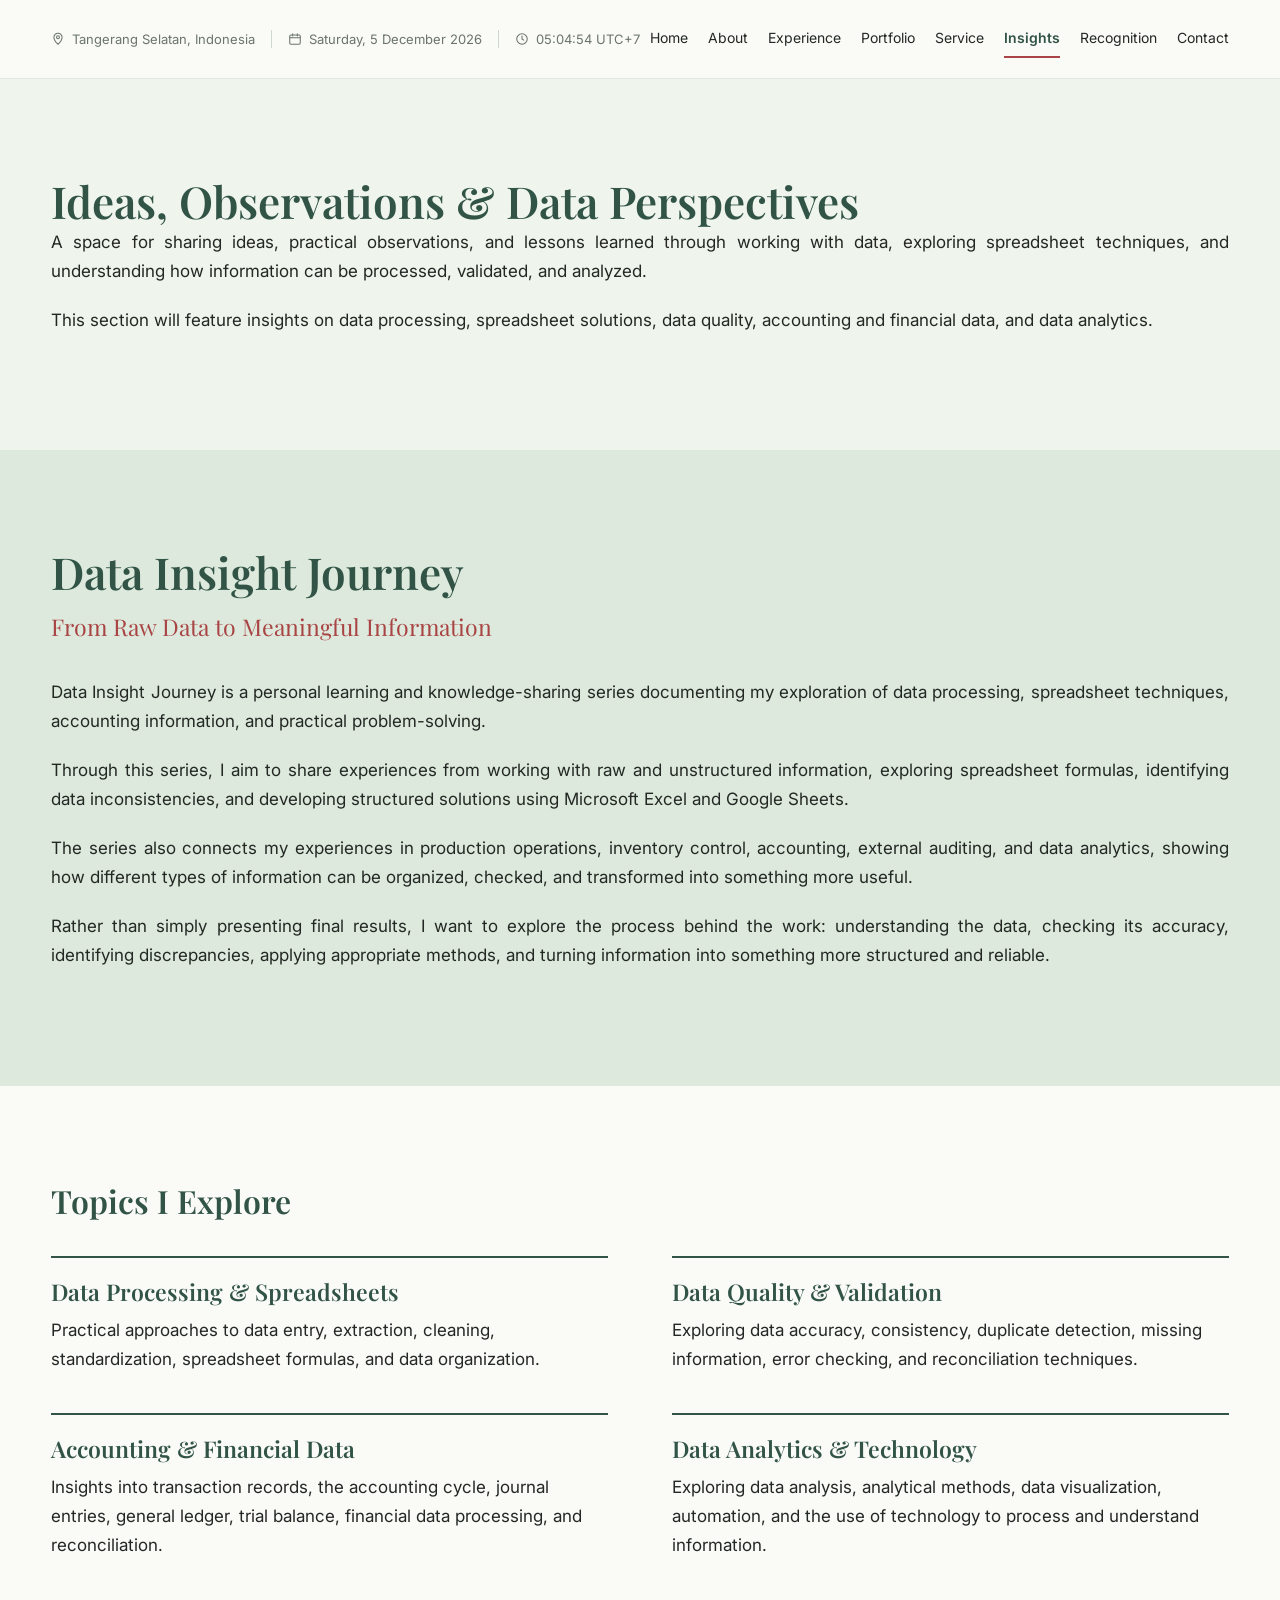
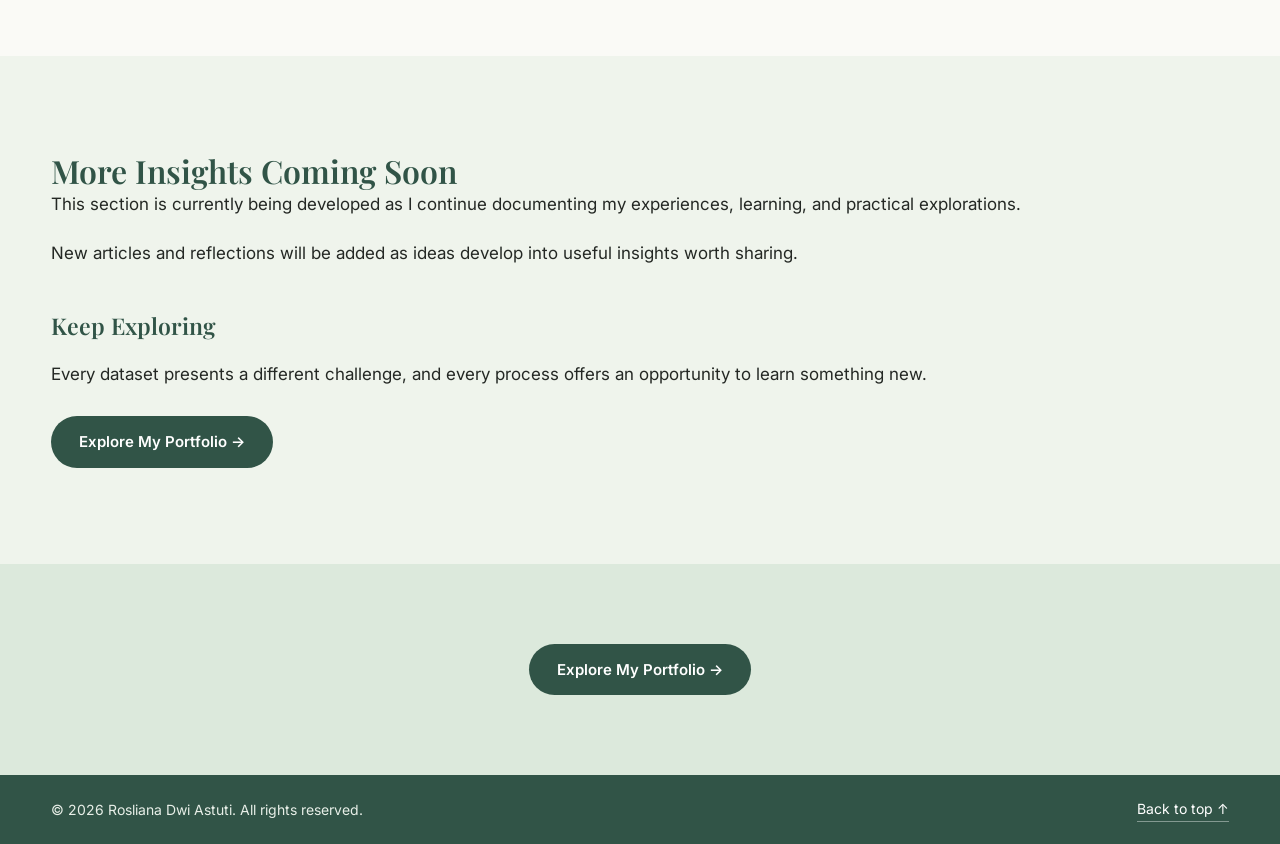
<file: insights.html>
<!DOCTYPE html>
<html lang="en"><head><meta charset="utf-8"><meta name="viewport" content="width=device-width,initial-scale=1">
<title>Insights | Rosliana Dwi Astuti</title>
<meta name="description" content="Ideas, observations and data perspectives on data processing, spreadsheet solutions, data quality, accounting data and analytics.">
<link rel="preconnect" href="https://fonts.googleapis.com"><link rel="preconnect" href="https://fonts.gstatic.com" crossorigin>
<link href="https://fonts.googleapis.com/css2?family=Inter:wght@400;500;600&family=Playfair+Display:wght@500;600;700&display=swap" rel="stylesheet">
<link rel="stylesheet" href="style.css"></head>
<body data-page="insights" data-cta="Explore My Portfolio →" data-href="portfolio.html">
<main>
<section class="panel s-mint"><div class="wrap readable"><h1>Ideas, Observations &amp; Data Perspectives</h1>
<div class="prose-block"><p>A space for sharing ideas, practical observations, and lessons learned through working with data, exploring spreadsheet techniques, and understanding how information can be processed, validated, and analyzed.</p><p>This section will feature insights on data processing, spreadsheet solutions, data quality, accounting and financial data, and data analytics.</p></div></div></section>
<section class="panel s-sage" id="series"><div class="wrap readable"><h2 class="series-t">Data Insight Journey</h2><p class="series-s">From Raw Data to Meaningful Information</p>
<div class="prose-block"><p>Data Insight Journey is a personal learning and knowledge-sharing series documenting my exploration of data processing, spreadsheet techniques, accounting information, and practical problem-solving.</p><p>Through this series, I aim to share experiences from working with raw and unstructured information, exploring spreadsheet formulas, identifying data inconsistencies, and developing structured solutions using Microsoft Excel and Google Sheets.</p><p>The series also connects my experiences in production operations, inventory control, accounting, external auditing, and data analytics, showing how different types of information can be organized, checked, and transformed into something more useful.</p><p>Rather than simply presenting final results, I want to explore the process behind the work: understanding the data, checking its accuracy, identifying discrepancies, applying appropriate methods, and turning information into something more structured and reliable.</p></div></div></section>
<section class="panel" id="topics"><div class="wrap"><h2>Topics I Explore</h2><div class="topics"><article class="topic"><h3>Data Processing &amp; Spreadsheets</h3><p>Practical approaches to data entry, extraction, cleaning, standardization, spreadsheet formulas, and data organization.</p></article><article class="topic"><h3>Data Quality &amp; Validation</h3><p>Exploring data accuracy, consistency, duplicate detection, missing information, error checking, and reconciliation techniques.</p></article><article class="topic"><h3>Accounting &amp; Financial Data</h3><p>Insights into transaction records, the accounting cycle, journal entries, general ledger, trial balance, financial data processing, and reconciliation.</p></article><article class="topic"><h3>Data Analytics &amp; Technology</h3><p>Exploring data analysis, analytical methods, data visualization, automation, and the use of technology to process and understand information.</p></article></div></div></section>
<section class="panel s-mint" id="soon"><div class="wrap readable"><h2>More Insights Coming Soon</h2><div class="prose-block"><p>This section is currently being developed as I continue documenting my experiences, learning, and practical explorations.</p><p>New articles and reflections will be added as ideas develop into useful insights worth sharing.</p></div>
<h3 class="sh">Keep Exploring</h3><p>Every dataset presents a different challenge, and every process offers an opportunity to learn something new.</p>
<p style="margin-top:28px"><a class="btn" href="portfolio.html">Explore My Portfolio →</a></p></div></section>
</main>
<script src="main.js"></script></body></html>
</file>
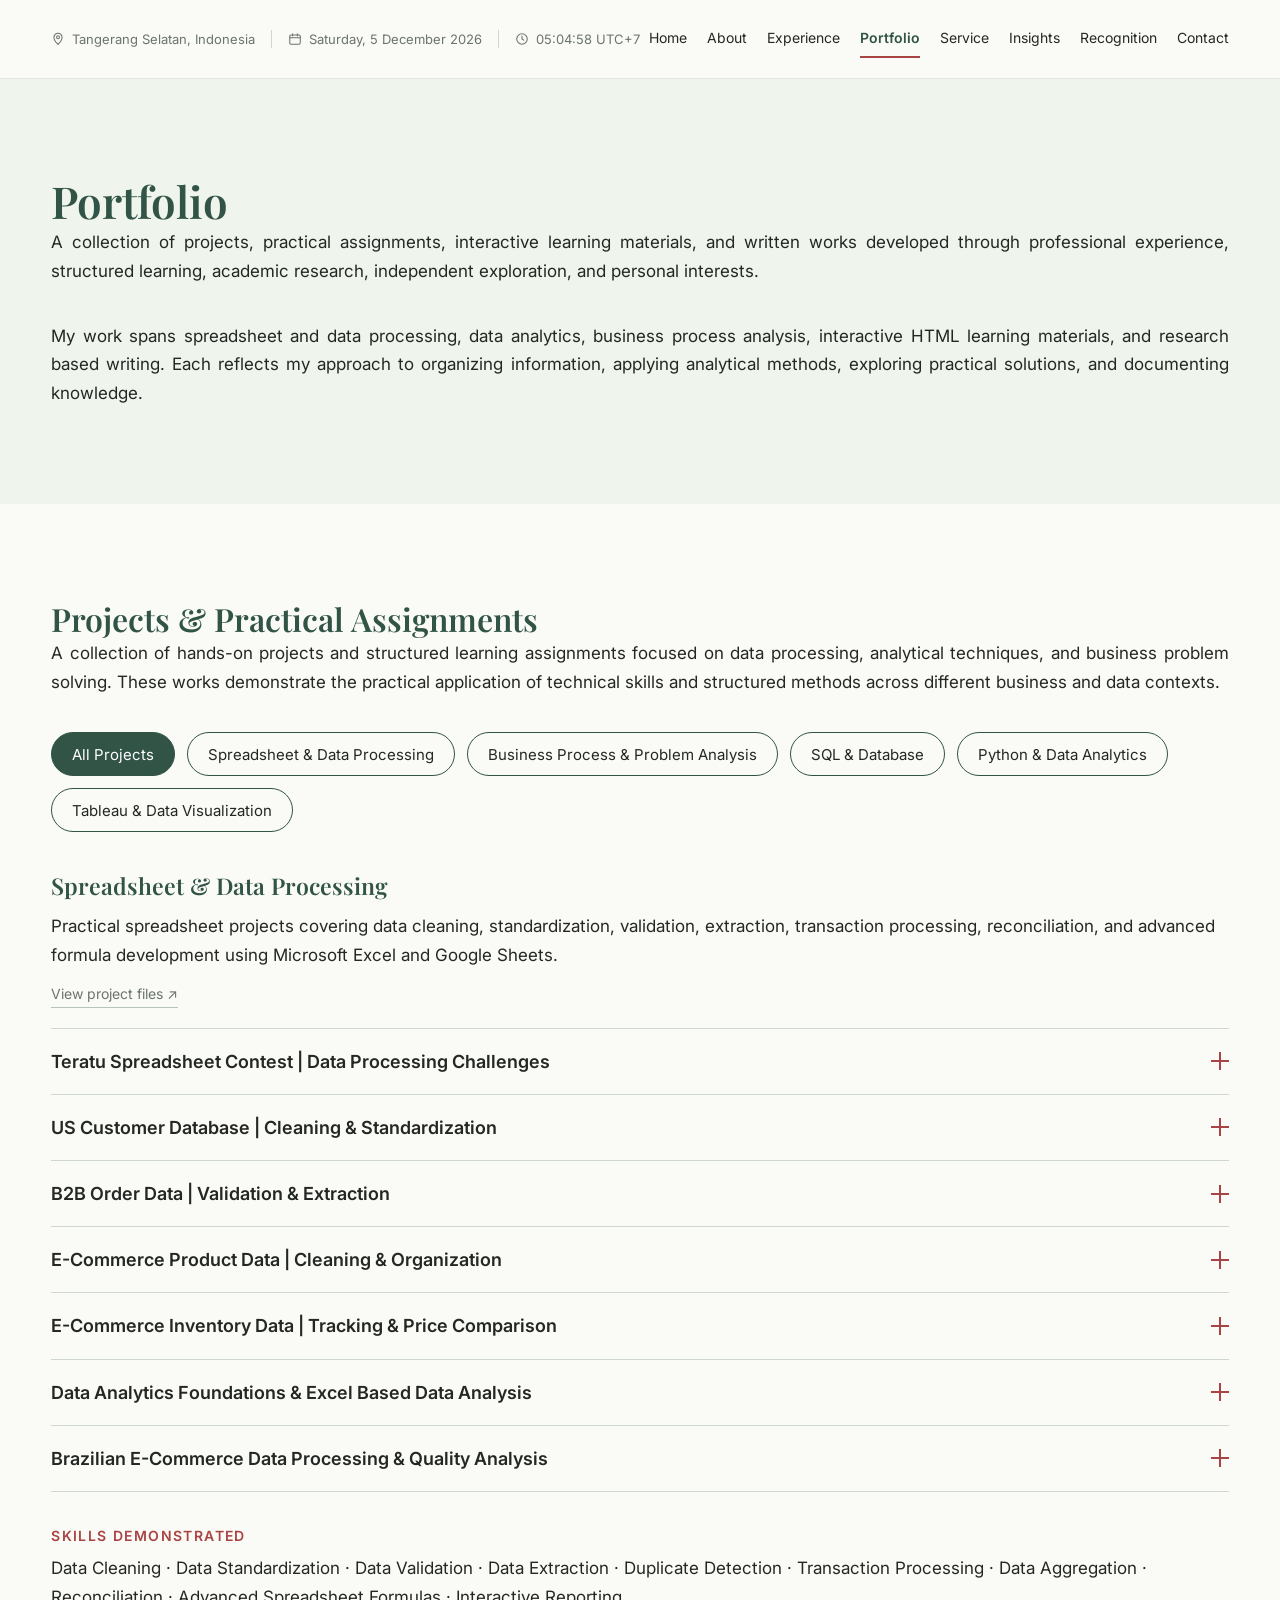
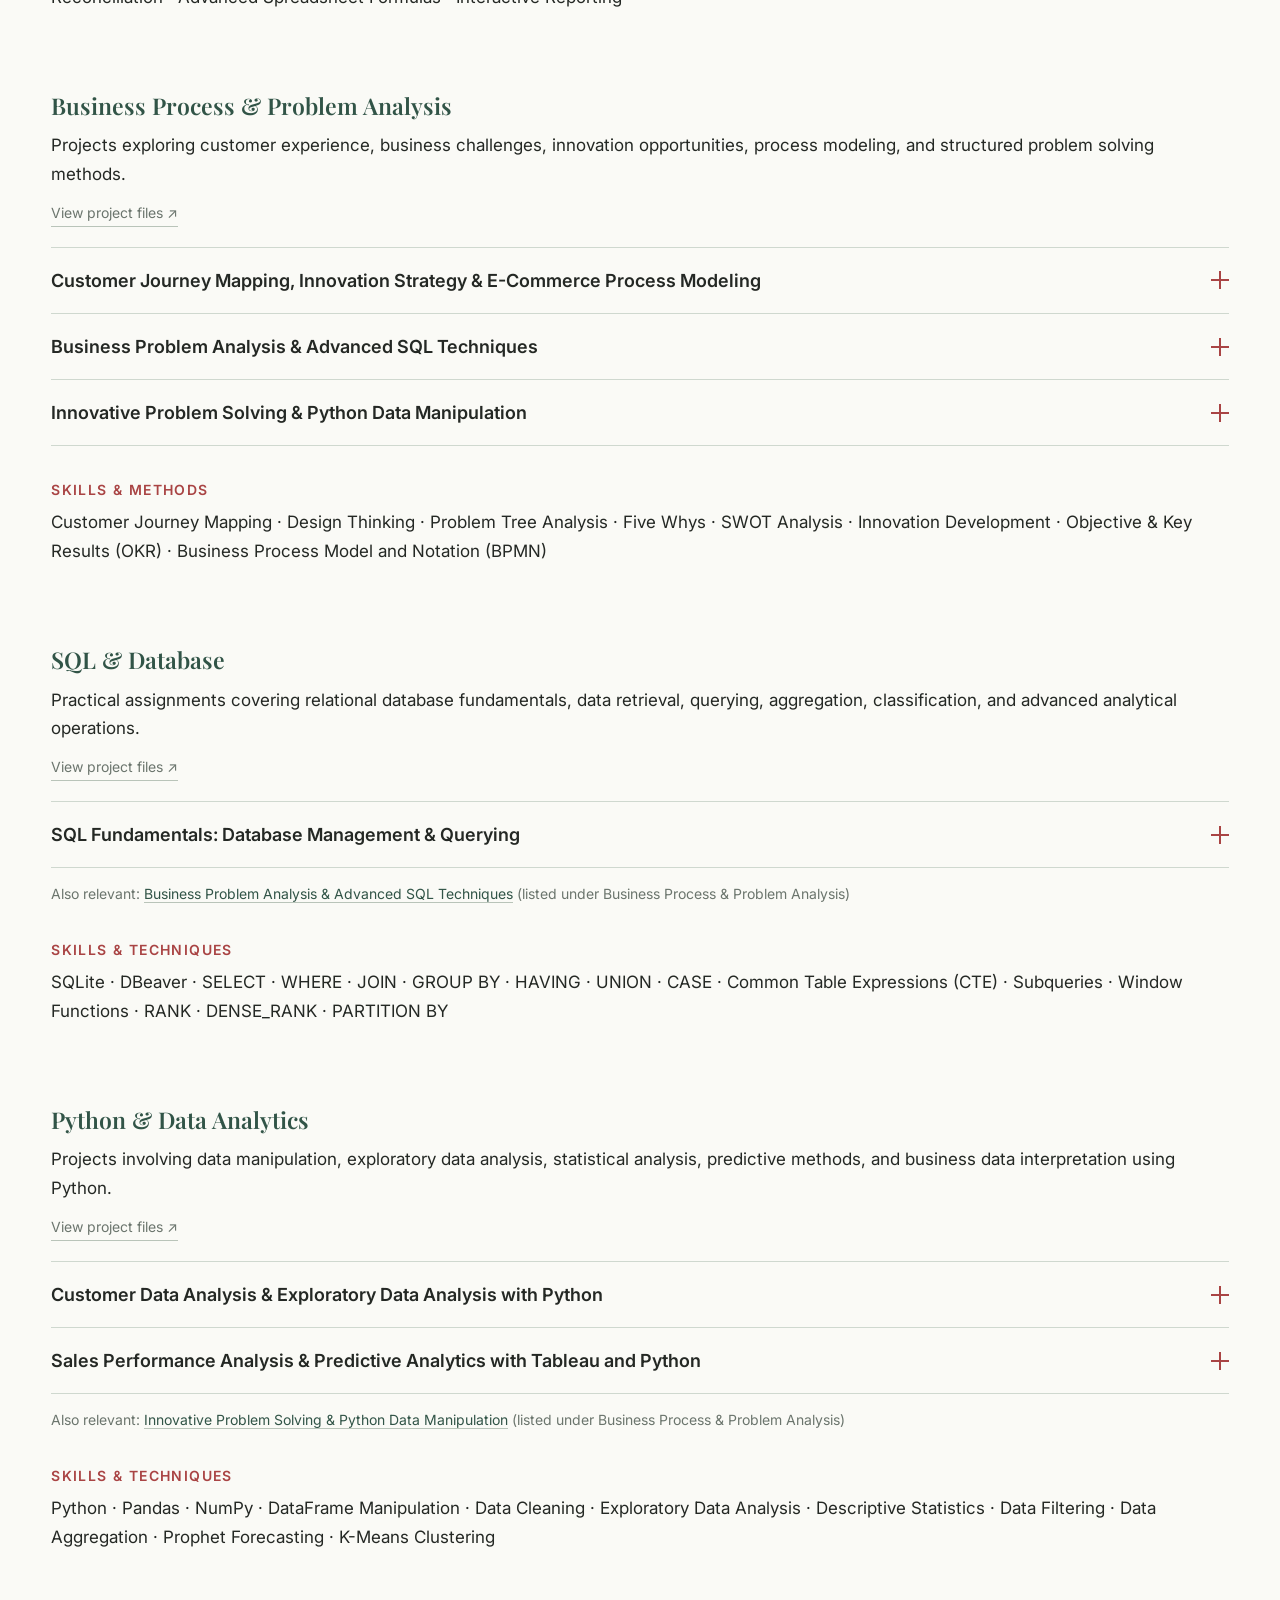
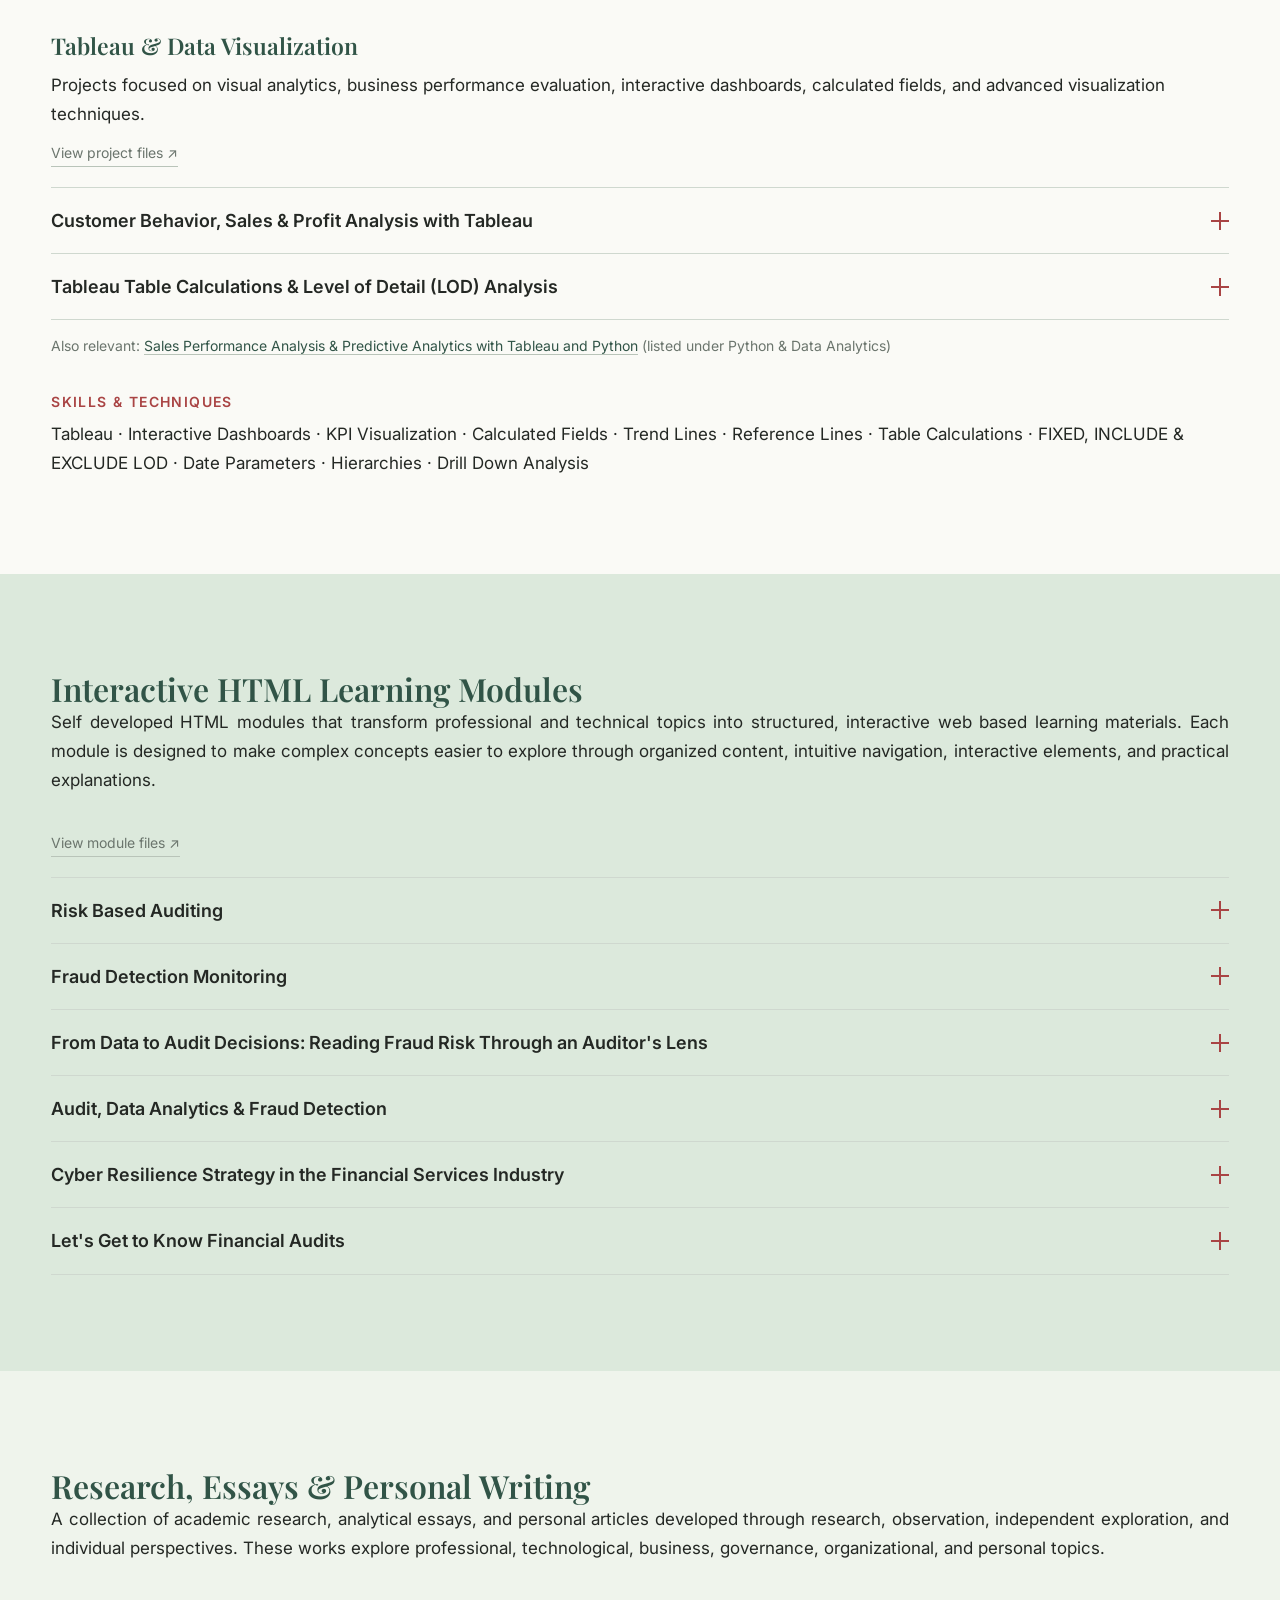
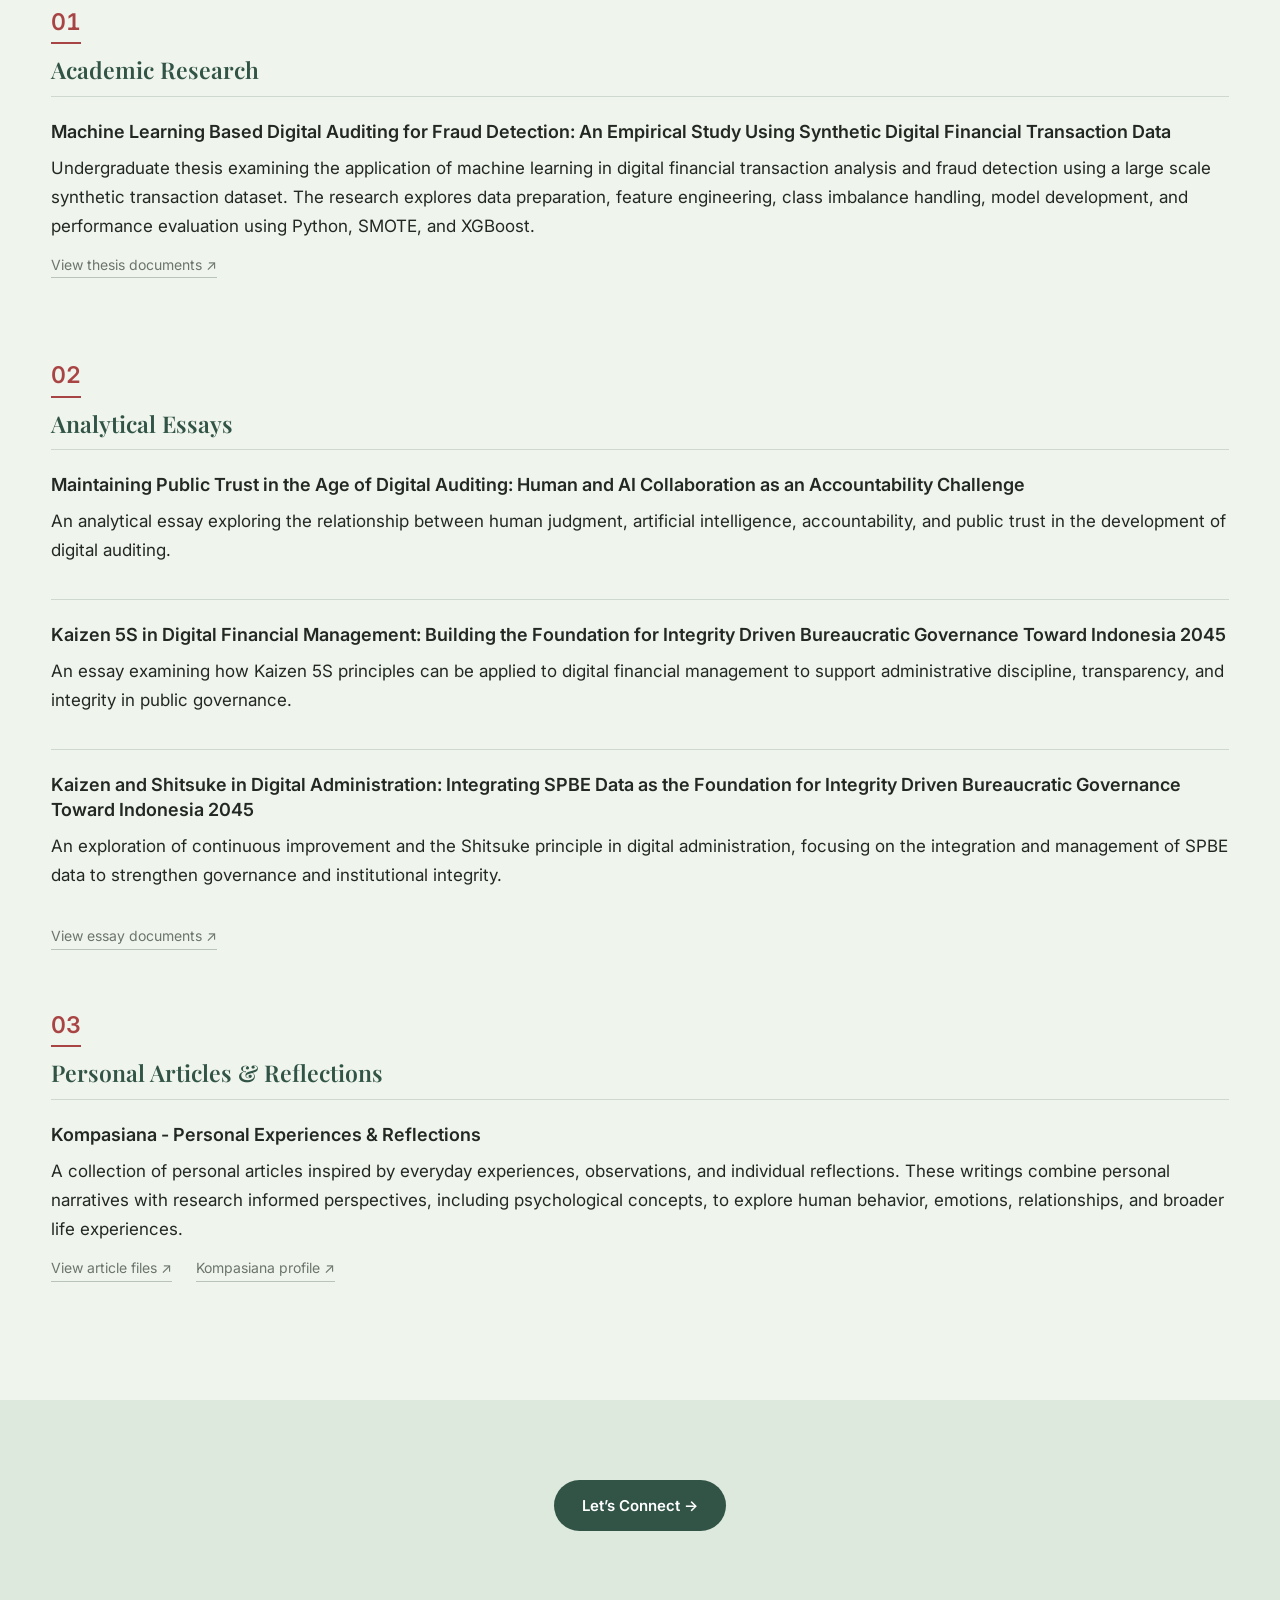
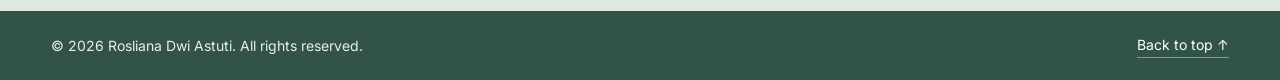
<file: portfolio.html>
<!DOCTYPE html>
<html lang="en"><head><meta charset="utf-8"><meta name="viewport" content="width=device-width,initial-scale=1">
<title>Portfolio | Rosliana Dwi Astuti</title>
<meta name="description" content="Portfolio of projects, practical assignments, interactive learning modules, and written works by Rosliana Dwi Astuti.">
<link rel="preconnect" href="https://fonts.googleapis.com"><link rel="preconnect" href="https://fonts.gstatic.com" crossorigin>
<link href="https://fonts.googleapis.com/css2?family=Inter:wght@400;500;600&family=Playfair+Display:wght@500;600;700&display=swap" rel="stylesheet">
<link rel="stylesheet" href="style.css"></head>
<body data-page="portfolio" data-cta="Let’s Connect →" data-href="contact.html">
<main>
<section class="panel s-mint"><div class="wrap"><h1>Portfolio</h1>
<p class="intro readable">A collection of projects, practical assignments, interactive learning materials, and written works developed through professional experience, structured learning, academic research, independent exploration, and personal interests.</p>
<p class="intro readable" style="margin-bottom:0">My work spans spreadsheet and data processing, data analytics, business process analysis, interactive HTML learning materials, and research based writing. Each reflects my approach to organizing information, applying analytical methods, exploring practical solutions, and documenting knowledge.</p></div></section>

<section class="panel" id="projects"><span id="bitlabs-10"></span><div class="wrap"><h2>Projects &amp; Practical Assignments</h2>
<p class="intro readable">A collection of hands-on projects and structured learning assignments focused on data processing, analytical techniques, and business problem solving. These works demonstrate the practical application of technical skills and structured methods across different business and data contexts.</p>
<div class="chips" role="group" aria-label="Project category"><button type="button" class="chip on" data-filter="all" aria-pressed="true">All Projects</button><button type="button" class="chip" data-filter="spreadsheet" aria-pressed="false">Spreadsheet &amp; Data Processing</button><button type="button" class="chip" data-filter="business" aria-pressed="false">Business Process &amp; Problem Analysis</button><button type="button" class="chip" data-filter="sql" aria-pressed="false">SQL &amp; Database</button><button type="button" class="chip" data-filter="python" aria-pressed="false">Python &amp; Data Analytics</button><button type="button" class="chip" data-filter="tableau" aria-pressed="false">Tableau &amp; Data Visualization</button></div>
<div class="cats"><div class="catsec" id="cat-spreadsheet" data-cat="spreadsheet"><h3>Spreadsheet &amp; Data Processing</h3><p class="cdesc">Practical spreadsheet projects covering data cleaning, standardization, validation, extraction, transaction processing, reconciliation, and advanced formula development using Microsoft Excel and Google Sheets.</p><p class="cfiles"><a class="ext" href="https://drive.google.com/drive/folders/1vXKyc2LVL3Kv6ZHqjoG37G2qAOxHrCUQ?usp=sharing" target="_blank" rel="noopener">View project files ↗</a></p><div class="acclist"><div class="acc" id="teratu" data-cats="spreadsheet"><button type="button" class="acc-h" aria-expanded="false" aria-controls="a1"><span class="t">Teratu Spreadsheet Contest | Data Processing Challenges</span><span class="pm" aria-hidden="true"></span></button><div class="acc-p" id="a1" role="region"><div class="acc-i"><p>A four day spreadsheet challenge involving Shopee transaction processing, Mini SKU extraction, multi dataset consolidation, and regional sales and average order value (AOV) analysis.</p><p class="acc-tech">Google Sheets · Advanced Formulas · Dynamic Arrays · Data Aggregation</p></div></div></div><div class="acc" id="us-customer-database" data-cats="spreadsheet"><button type="button" class="acc-h" aria-expanded="false" aria-controls="a2"><span class="t">US Customer Database | Cleaning &amp; Standardization</span><span class="pm" aria-hidden="true"></span></button><div class="acc-p" id="a2" role="region"><div class="acc-i"><p>A mock project involving customer data cleaning, name and email standardization, city verification, duplicate detection, and final dataset preparation.</p><p class="acc-tech">Google Sheets · Data Cleaning · Standardization · Deduplication</p></div></div></div><div class="acc" id="b2b-order-data" data-cats="spreadsheet"><button type="button" class="acc-h" aria-expanded="false" aria-controls="a3"><span class="t">B2B Order Data | Validation &amp; Extraction</span><span class="pm" aria-hidden="true"></span></button><div class="acc-p" id="a3" role="region"><div class="acc-i"><p>A simulated B2B operations assignment involving product and price validation, minimum order quantity (MOQ) checks, business rule verification, and extraction of structured order information from unstructured WhatsApp messages.</p><p class="acc-tech">Google Sheets · XLOOKUP · IFERROR · REGEX Functions</p></div></div></div><div class="acc" id="product-data" data-cats="spreadsheet"><button type="button" class="acc-h" aria-expanded="false" aria-controls="a4"><span class="t">E-Commerce Product Data | Cleaning &amp; Organization</span><span class="pm" aria-hidden="true"></span></button><div class="acc-p" id="a4" role="region"><div class="acc-i"><p>A mock project involving product master organization, data quality inspection, identification of missing and inconsistent information, validation, and interactive inventory views.</p><p class="acc-tech">Google Sheets · BYCOL · LAMBDA · FILTER · ARRAYFORMULA</p></div></div></div><div class="acc" id="inventory-tracking" data-cats="spreadsheet"><button type="button" class="acc-h" aria-expanded="false" aria-controls="a5"><span class="t">E-Commerce Inventory Data | Tracking &amp; Price Comparison</span><span class="pm" aria-hidden="true"></span></button><div class="acc-p" id="a5" role="region"><div class="acc-i"><p>A mock project involving transaction based stock calculations, inventory status monitoring, reorder tracking, and cross platform product price comparison.</p><p class="acc-tech">Google Sheets · SUMIFS · XLOOKUP · INDEX · MATCH</p></div></div></div><div class="acc" id="excel-foundations" data-cats="spreadsheet"><button type="button" class="acc-h" aria-expanded="false" aria-controls="a6"><span class="t">Data Analytics Foundations &amp; Excel Based Data Analysis</span><span class="pm" aria-hidden="true"></span></button><div class="acc-p" id="a6" role="region"><div class="acc-i"><p class="acc-tech">Excel Based Data Retrieval &amp; Lookup · Excel Calculations &amp; Conditional Classification · Product Markup Rate Analysis</p></div></div></div><div class="acc" id="brazilian-ecommerce" data-cats="spreadsheet"><button type="button" class="acc-h" aria-expanded="false" aria-controls="a7"><span class="t">Brazilian E-Commerce Data Processing &amp; Quality Analysis</span><span class="pm" aria-hidden="true"></span></button><div class="acc-p" id="a7" role="region"><div class="acc-i"><p class="acc-tech">Date Formatting · Data Aggregation · Google Sheets · SUBSTITUTE · GOOGLETRANSLATE · EXACT</p></div></div></div></div><div class="skills"><p class="skl">Skills Demonstrated</p><p>Data Cleaning · Data Standardization · Data Validation · Data Extraction · Duplicate Detection · Transaction Processing · Data Aggregation · Reconciliation · Advanced Spreadsheet Formulas · Interactive Reporting</p></div></div><div class="catsec" id="cat-business" data-cat="business"><h3>Business Process &amp; Problem Analysis</h3><p class="cdesc">Projects exploring customer experience, business challenges, innovation opportunities, process modeling, and structured problem solving methods.</p><p class="cfiles"><a class="ext" href="https://drive.google.com/drive/folders/10JDVkWCmbevUIOUDNIKC_JrH-l5JFIp-?usp=sharing" target="_blank" rel="noopener">View project files ↗</a></p><div class="acclist"><div class="acc" id="customer-journey" data-cats="business"><button type="button" class="acc-h" aria-expanded="false" aria-controls="a8"><span class="t">Customer Journey Mapping, Innovation Strategy &amp; E-Commerce Process Modeling</span><span class="pm" aria-hidden="true"></span></button><div class="acc-p" id="a8" role="region"><div class="acc-i"><p class="acc-tech">Journey Mapping · Innovation Development · Business Process Model and Notation (BPMN)</p></div></div></div><div class="acc" id="business-problem-sql" data-cats="business sql"><button type="button" class="acc-h" aria-expanded="false" aria-controls="a9"><span class="t">Business Problem Analysis &amp; Advanced SQL Techniques</span><span class="pm" aria-hidden="true"></span></button><div class="acc-p" id="a9" role="region"><div class="acc-i"><p class="acc-tech">Problem Tree Analysis · Objective &amp; Key Results (OKR) · SQL Common Table Expression (CTE) · SQL Window Functions</p><p class="acc-cats">Also relevant to: Business Process &amp; Problem Analysis · SQL &amp; Database</p></div></div></div><div class="acc" id="innovative-python" data-cats="business python"><button type="button" class="acc-h" aria-expanded="false" aria-controls="a10"><span class="t">Innovative Problem Solving &amp; Python Data Manipulation</span><span class="pm" aria-hidden="true"></span></button><div class="acc-p" id="a10" role="region"><div class="acc-i"><p class="acc-tech">Design Thinking · DataFrame Creation &amp; Python Data Structures · Pandas Data Manipulation &amp; Customer Analysis</p><p class="acc-cats">Also relevant to: Business Process &amp; Problem Analysis · Python &amp; Data Analytics</p></div></div></div></div><div class="skills"><p class="skl">Skills &amp; Methods</p><p>Customer Journey Mapping · Design Thinking · Problem Tree Analysis · Five Whys · SWOT Analysis · Innovation Development · Objective &amp; Key Results (OKR) · Business Process Model and Notation (BPMN)</p></div></div><div class="catsec" id="cat-sql" data-cat="sql"><h3>SQL &amp; Database</h3><p class="cdesc">Practical assignments covering relational database fundamentals, data retrieval, querying, aggregation, classification, and advanced analytical operations.</p><p class="cfiles"><a class="ext" href="https://drive.google.com/drive/folders/11MbkTL5E68oIRR6d1qHIyvKD3PGJrqfT?usp=sharing" target="_blank" rel="noopener">View project files ↗</a></p><div class="acclist"><div class="acc" id="sql-fundamentals" data-cats="sql"><button type="button" class="acc-h" aria-expanded="false" aria-controls="a11"><span class="t">SQL Fundamentals: Database Management &amp; Querying</span><span class="pm" aria-hidden="true"></span></button><div class="acc-p" id="a11" role="region"><div class="acc-i"><p class="acc-tech">Mathematical Expressions in SQL · Aggregate Functions &amp; GROUP BY · Relational Data Operations with JOIN · UNION &amp; Database Schema Inspection</p></div></div></div></div><p class="xref" data-xref="business-problem-sql">Also relevant: <a href="#business-problem-sql">Business Problem Analysis &amp; Advanced SQL Techniques</a> <span>(listed under Business Process &amp; Problem Analysis)</span></p><div class="skills"><p class="skl">Skills &amp; Techniques</p><p>SQLite · DBeaver · SELECT · WHERE · JOIN · GROUP BY · HAVING · UNION · CASE · Common Table Expressions (CTE) · Subqueries · Window Functions · RANK · DENSE_RANK · PARTITION BY</p></div></div><div class="catsec" id="cat-python" data-cat="python"><h3>Python &amp; Data Analytics</h3><p class="cdesc">Projects involving data manipulation, exploratory data analysis, statistical analysis, predictive methods, and business data interpretation using Python.</p><p class="cfiles"><a class="ext" href="https://drive.google.com/drive/folders/1oo17_eGNKMmcxW8tCiS_X8s3FgBnIUW6?usp=sharing" target="_blank" rel="noopener">View project files ↗</a></p><div class="acclist"><div class="acc" id="customer-eda" data-cats="python"><button type="button" class="acc-h" aria-expanded="false" aria-controls="a12"><span class="t">Customer Data Analysis &amp; Exploratory Data Analysis with Python</span><span class="pm" aria-hidden="true"></span></button><div class="acc-p" id="a12" role="region"><div class="acc-i"><p class="acc-tech">Exploratory Data Analysis &amp; Descriptive Statistics · Boxplot &amp; Interquartile Range · Multivariate Data Visualization</p></div></div></div><div class="acc" id="sales-performance" data-cats="python tableau"><button type="button" class="acc-h" aria-expanded="false" aria-controls="a13"><span class="t">Sales Performance Analysis &amp; Predictive Analytics with Tableau and Python</span><span class="pm" aria-hidden="true"></span></button><div class="acc-p" id="a13" role="region"><div class="acc-i"><p class="acc-tech">Sales Performance Analysis · Data Visualization · Trend Analysis · Forecasting · Cluster Analysis · Interactive Filtering</p><p class="acc-cats">Also relevant to: Python &amp; Data Analytics · Tableau &amp; Data Visualization</p></div></div></div></div><p class="xref" data-xref="innovative-python">Also relevant: <a href="#innovative-python">Innovative Problem Solving &amp; Python Data Manipulation</a> <span>(listed under Business Process &amp; Problem Analysis)</span></p><div class="skills"><p class="skl">Skills &amp; Techniques</p><p>Python · Pandas · NumPy · DataFrame Manipulation · Data Cleaning · Exploratory Data Analysis · Descriptive Statistics · Data Filtering · Data Aggregation · Prophet Forecasting · K-Means Clustering</p></div></div><div class="catsec" id="cat-tableau" data-cat="tableau"><h3>Tableau &amp; Data Visualization</h3><p class="cdesc">Projects focused on visual analytics, business performance evaluation, interactive dashboards, calculated fields, and advanced visualization techniques.</p><p class="cfiles"><a class="ext" href="https://drive.google.com/drive/folders/1BAxnZB1b91jnjejfQKaON8UrFSv20k9O?usp=sharing" target="_blank" rel="noopener">View project files ↗</a></p><div class="acclist"><div class="acc" id="tableau-customer" data-cats="tableau"><button type="button" class="acc-h" aria-expanded="false" aria-controls="a14"><span class="t">Customer Behavior, Sales &amp; Profit Analysis with Tableau</span><span class="pm" aria-hidden="true"></span></button><div class="acc-p" id="a14" role="region"><div class="acc-i"><p class="acc-tech">Data Visualization · Customer Behavior Analysis · Sales &amp; Profit Analysis · Calculated Fields · Interactive Dashboard</p></div></div></div><div class="acc" id="tableau-lod" data-cats="tableau"><button type="button" class="acc-h" aria-expanded="false" aria-controls="a15"><span class="t">Tableau Table Calculations &amp; Level of Detail (LOD) Analysis</span><span class="pm" aria-hidden="true"></span></button><div class="acc-p" id="a15" role="region"><div class="acc-i"><p class="acc-tech">Data Visualization · Table Calculations · LOD Expressions · Sales Analysis</p></div></div></div></div><p class="xref" data-xref="sales-performance">Also relevant: <a href="#sales-performance">Sales Performance Analysis &amp; Predictive Analytics with Tableau and Python</a> <span>(listed under Python &amp; Data Analytics)</span></p><div class="skills"><p class="skl">Skills &amp; Techniques</p><p>Tableau · Interactive Dashboards · KPI Visualization · Calculated Fields · Trend Lines · Reference Lines · Table Calculations · FIXED, INCLUDE &amp; EXCLUDE LOD · Date Parameters · Hierarchies · Drill Down Analysis</p></div></div></div></div></section>

<section class="panel s-sage" id="modules"><div class="wrap"><h2>Interactive HTML Learning Modules</h2>
<p class="intro readable">Self developed HTML modules that transform professional and technical topics into structured, interactive web based learning materials. Each module is designed to make complex concepts easier to explore through organized content, intuitive navigation, interactive elements, and practical explanations.</p>
<p class="cfiles"><a class="ext" href="https://drive.google.com/drive/folders/1DcSsyto2wGjBarWS4YMqxJ3QplGmHqLq?usp=sharing" target="_blank" rel="noopener">View module files ↗</a></p>
<div class="acclist"><div class="acc" id="module-1" data-cats=""><button type="button" class="acc-h" aria-expanded="false" aria-controls="a16"><span class="t">Risk Based Auditing</span><span class="pm" aria-hidden="true"></span></button><div class="acc-p" id="a16" role="region"><div class="acc-i"><p>Designed and developed an interactive HTML learning module introducing the fundamentals of Risk Based Auditing (RBA). Topics include risk assessment, risk based audit planning, audit universe prioritization, the Three Lines Model, COSO Internal Control, and COSO Enterprise Risk Management (ERM). The module presents audit concepts through practical analogies, interactive quizzes, and structured explanations to strengthen risk based thinking and provide a foundation for modern internal auditing.</p><p class="acc-link"><a class="ext" href="https://rose-analytics0.github.io/audit-data-insight-journey/" target="_blank" rel="noopener">Open the interactive module ↗</a></p></div></div></div><div class="acc" id="module-2" data-cats=""><button type="button" class="acc-h" aria-expanded="false" aria-controls="a17"><span class="t">Fraud Detection Monitoring</span><span class="pm" aria-hidden="true"></span></button><div class="acc-p" id="a17" role="region"><div class="acc-i"><p>Designed and developed an interactive HTML learning dashboard demonstrating the application of audit analytics through a digital financial fraud detection case study. The dashboard follows an auditor's analytical workflow, covering Business Understanding, Accounting Perspective, Executive Summary, Risk Profile, Model Performance, Threshold Simulation, Audit Follow-Up, and Reference Standards. It illustrates how audit analytics, risk assessment, and machine learning insights can support fraud risk evaluation and audit decision making.</p><p class="acc-link"><a class="ext" href="https://rose-analytics0.github.io/audit-data-insight-journey/" target="_blank" rel="noopener">Open the interactive module ↗</a></p></div></div></div><div class="acc" id="module-3" data-cats=""><button type="button" class="acc-h" aria-expanded="false" aria-controls="a18"><span class="t">From Data to Audit Decisions: Reading Fraud Risk Through an Auditor's Lens</span><span class="pm" aria-hidden="true"></span></button><div class="acc-p" id="a18" role="region"><div class="acc-i"><p>Designed and developed an interactive HTML learning module integrating audit analytics, machine learning, and fraud detection. The module covers 22 topics, including problem framing, data understanding, exploratory data analysis (EDA), machine learning model development and evaluation, and interpretation of analytical results from an auditor's perspective.</p><p class="acc-link"><a class="ext" href="https://rose-analytics0.github.io/audit-data-insight-journey/" target="_blank" rel="noopener">Open the interactive module ↗</a></p></div></div></div><div class="acc" id="module-4" data-cats=""><button type="button" class="acc-h" aria-expanded="false" aria-controls="a19"><span class="t">Audit, Data Analytics &amp; Fraud Detection</span><span class="pm" aria-hidden="true"></span></button><div class="acc-p" id="a19" role="region"><div class="acc-i"><p>Designed and developed an interactive HTML learning module covering 18 topics, including fraud detection fundamentals, model evaluation, Fraud Risk Assessment (FRA), audit analytics techniques, audit documentation, and audit trails. The content provides a structured foundation for understanding how data analytics can support fraud detection and audit decision making.</p><p class="acc-link"><a class="ext" href="https://rose-analytics0.github.io/audit-data-insight-journey/" target="_blank" rel="noopener">Open the interactive module ↗</a></p></div></div></div><div class="acc" id="module-5" data-cats=""><button type="button" class="acc-h" aria-expanded="false" aria-controls="a20"><span class="t">Cyber Resilience Strategy in the Financial Services Industry</span><span class="pm" aria-hidden="true"></span></button><div class="acc-p" id="a20" role="region"><div class="acc-i"><p>Designed and developed an interactive HTML learning module on cyber resilience for internal auditors. Topics include the evolving cyber threat landscape, the shift from cybersecurity to cyber resilience, the IIA Cybersecurity Topical Requirement 2025, cloud computing and the shared responsibility model, cloud capability case studies in the banking sector, and strategic actions to strengthen cyber resilience. The module also features interactive quizzes and a glossary. Its content was independently synthesized and structured based on insights from the OJK Institute Webinar (May 21, 2026).</p><p class="acc-link"><a class="ext" href="https://rose-analytics0.github.io/audit-data-insight-journey/" target="_blank" rel="noopener">Open the interactive module ↗</a></p></div></div></div><div class="acc" id="module-6" data-cats=""><button type="button" class="acc-h" aria-expanded="false" aria-controls="a21"><span class="t">Let's Get to Know Financial Audits</span><span class="pm" aria-hidden="true"></span></button><div class="acc-p" id="a21" role="region"><div class="acc-i"><p>Designed and developed an interactive HTML learning module introducing financial auditing fundamentals. Topics include the role of financial auditors, the audit mindset, risk based auditing, and fraud awareness, from the evolution of the Fraud Triangle to the Fraud Hexagon. The module also includes fraud case studies illustrating the transition from internal audit to forensic audit, along with interactive quizzes and a glossary. Its content was independently synthesized and structured based on insights from the Pre-Event Bootcamp Unlock Series (May 31, 2026).</p><p class="acc-link"><a class="ext" href="https://rose-analytics0.github.io/audit-data-insight-journey/" target="_blank" rel="noopener">Open the interactive module ↗</a></p></div></div></div></div></div></section>

<section class="panel s-mint" id="writing"><div class="wrap"><h2>Research, Essays &amp; Personal Writing</h2>
<p class="intro readable">A collection of academic research, analytical essays, and personal articles developed through research, observation, independent exploration, and individual perspectives. These works explore professional, technological, business, governance, organizational, and personal topics.</p>
<div class="wsec" id="thesis"><p class="wnum">01</p><h3>Academic Research</h3>
<article class="entry"><h4>Machine Learning Based Digital Auditing for Fraud Detection: An Empirical Study Using Synthetic Digital Financial Transaction Data</h4><p>Undergraduate thesis examining the application of machine learning in digital financial transaction analysis and fraud detection using a large scale synthetic transaction dataset. The research explores data preparation, feature engineering, class imbalance handling, model development, and performance evaluation using Python, SMOTE, and XGBoost.</p><p class="cfiles"><a class="ext" href="https://drive.google.com/drive/folders/1a1GS6-MbzllmJmphg3NONaKXIdUsznd3?usp=sharing" target="_blank" rel="noopener">View thesis documents ↗</a></p></article></div>
<div class="wsec"><p class="wnum">02</p><h3>Analytical Essays</h3><article class="entry"><h4>Maintaining Public Trust in the Age of Digital Auditing: Human and AI Collaboration as an Accountability Challenge</h4><p>An analytical essay exploring the relationship between human judgment, artificial intelligence, accountability, and public trust in the development of digital auditing.</p></article><article class="entry"><h4>Kaizen 5S in Digital Financial Management: Building the Foundation for Integrity Driven Bureaucratic Governance Toward Indonesia 2045</h4><p>An essay examining how Kaizen 5S principles can be applied to digital financial management to support administrative discipline, transparency, and integrity in public governance.</p></article><article class="entry"><h4>Kaizen and Shitsuke in Digital Administration: Integrating SPBE Data as the Foundation for Integrity Driven Bureaucratic Governance Toward Indonesia 2045</h4><p>An exploration of continuous improvement and the Shitsuke principle in digital administration, focusing on the integration and management of SPBE data to strengthen governance and institutional integrity.</p></article><p class="cfiles"><a class="ext" href="https://drive.google.com/drive/folders/1fExLFRrwCOsGBtbexXm5W9-qUtbspz95?usp=sharing" target="_blank" rel="noopener">View essay documents ↗</a></p></div>
<div class="wsec"><p class="wnum">03</p><h3>Personal Articles &amp; Reflections</h3>
<article class="entry"><h4>Kompasiana - Personal Experiences &amp; Reflections</h4><p>A collection of personal articles inspired by everyday experiences, observations, and individual reflections. These writings combine personal narratives with research informed perspectives, including psychological concepts, to explore human behavior, emotions, relationships, and broader life experiences.</p><p class="cfiles"><a class="ext" href="https://drive.google.com/drive/folders/1zrqQZNY8wcZVazF3MCeKCI2f08c-K7xB?usp=sharing" target="_blank" rel="noopener">View article files ↗</a><a class="ext" href="https://www.kompasiana.com/roslianadwiastuti5974" target="_blank" rel="noopener">Kompasiana profile ↗</a></p></article></div></div></section>
</main>
<script>window.PORTFOLIO_ORDER={"spreadsheet": ["teratu", "us-customer-database", "b2b-order-data", "product-data", "inventory-tracking", "excel-foundations", "brazilian-ecommerce"], "business": ["customer-journey", "business-problem-sql", "innovative-python"], "sql": ["sql-fundamentals", "business-problem-sql"], "python": ["innovative-python", "customer-eda", "sales-performance"], "tableau": ["tableau-customer", "tableau-lod", "sales-performance"]};</script>
<script src="main.js"></script>
<script src="portfolio.js"></script></body></html>
</file>
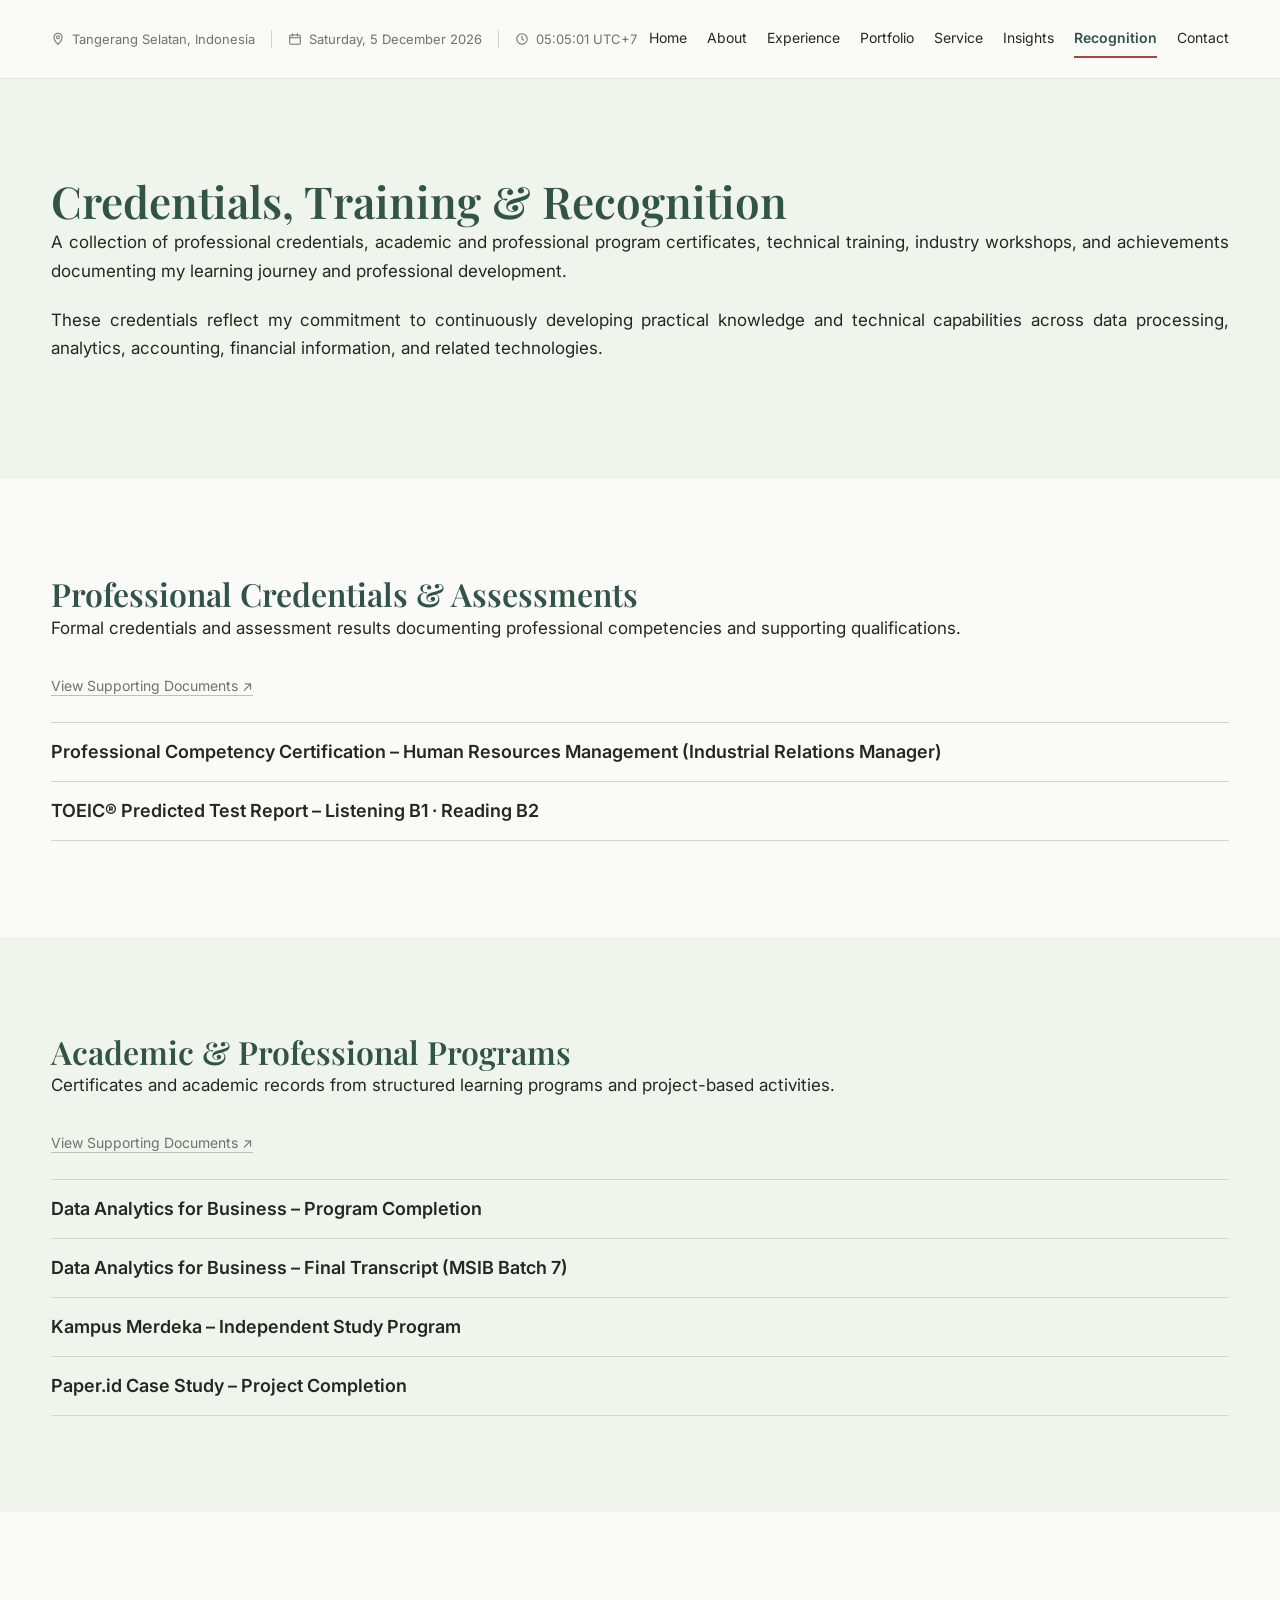
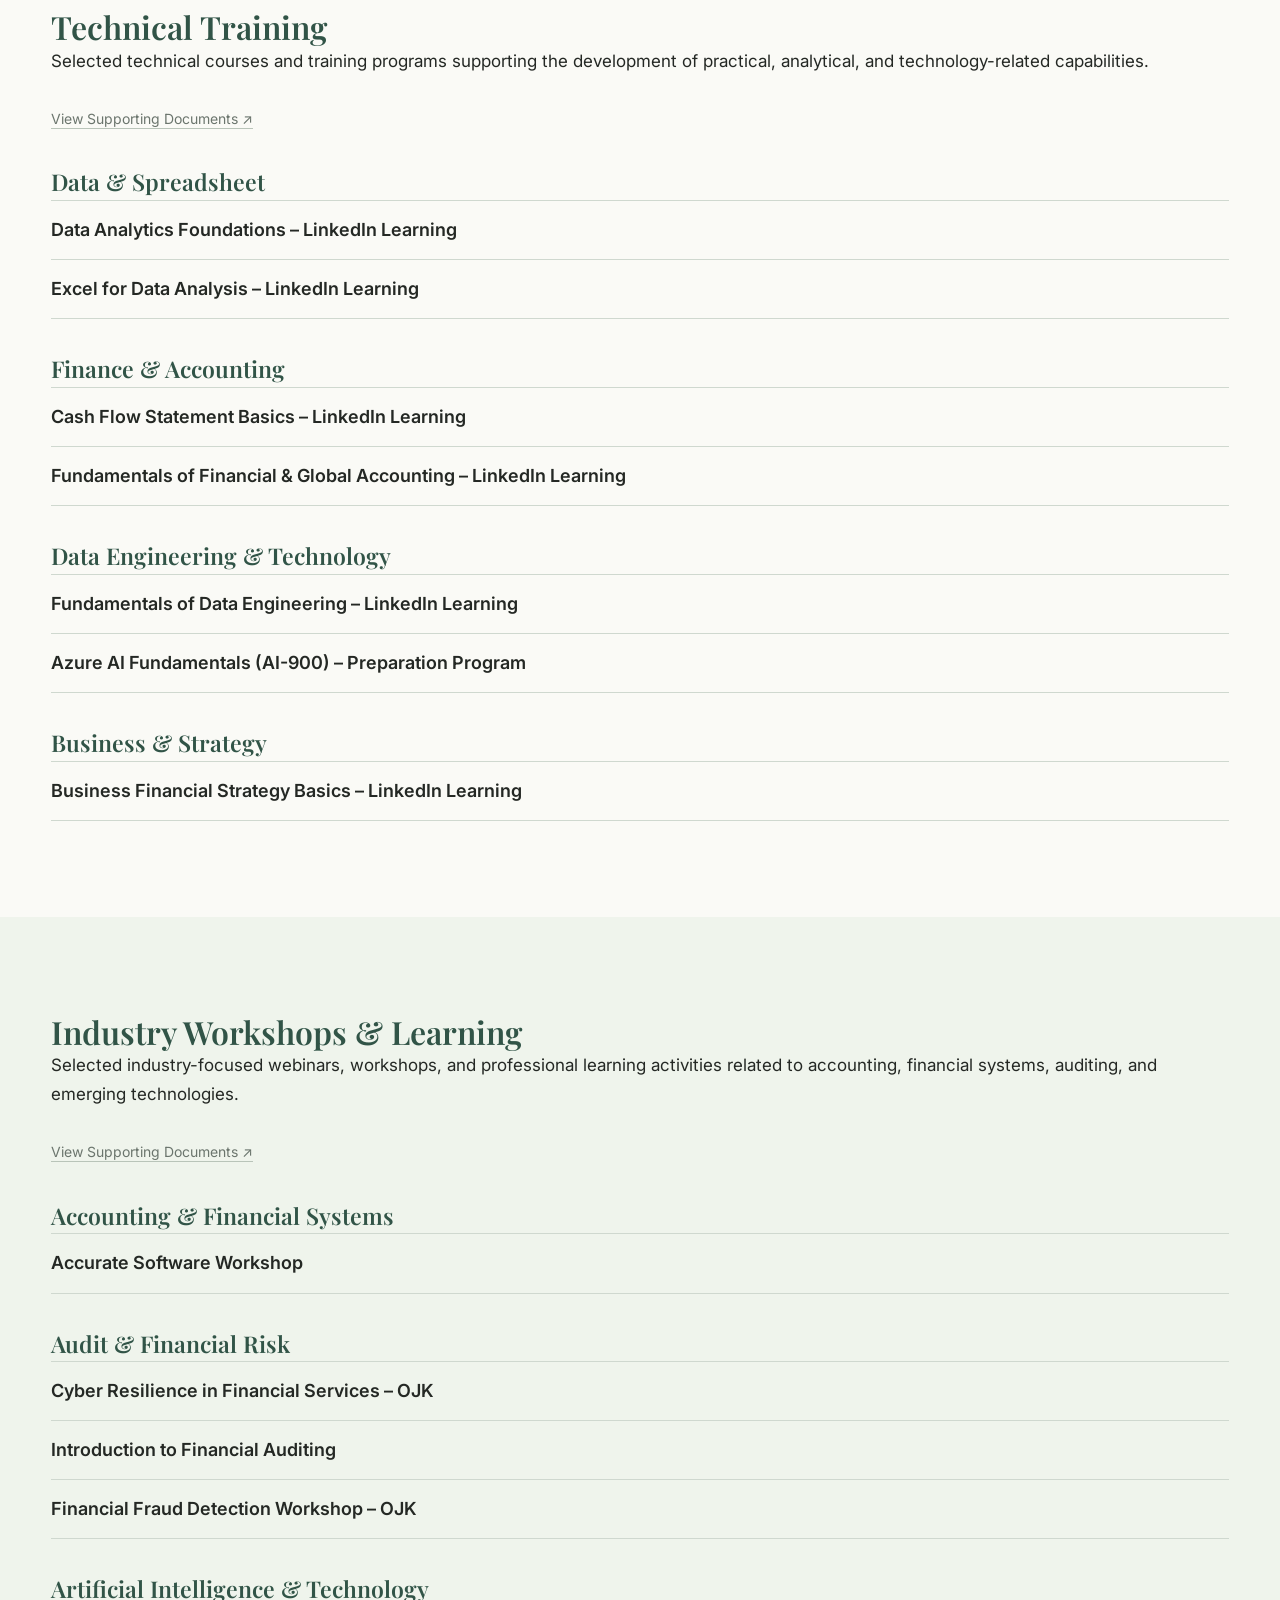
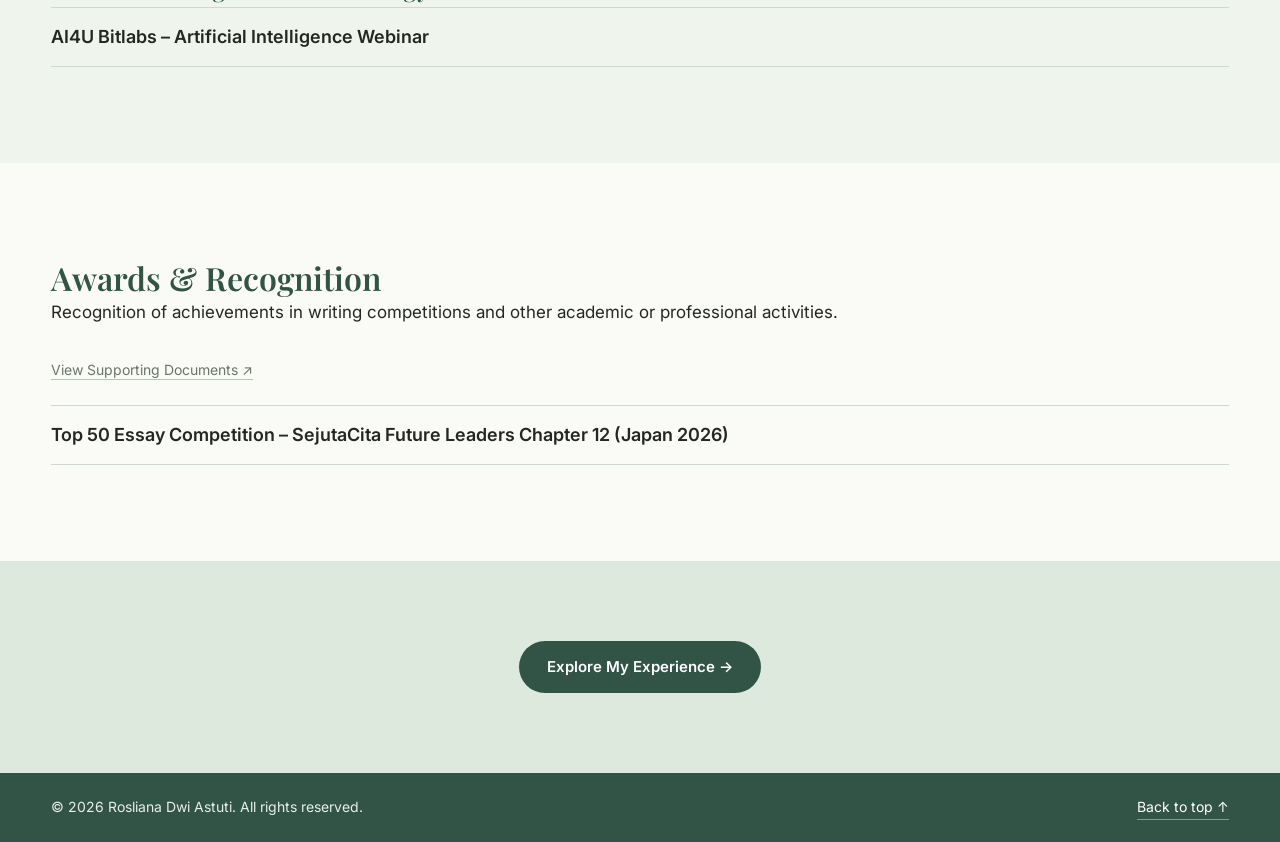
<file: recognition.html>
<!DOCTYPE html>
<html lang="en"><head><meta charset="utf-8"><meta name="viewport" content="width=device-width,initial-scale=1">
<title>Recognition | Rosliana Dwi Astuti</title>
<meta name="description" content="Professional credentials, academic and professional programs, technical training, industry workshops and recognition of Rosliana Dwi Astuti.">
<link rel="preconnect" href="https://fonts.googleapis.com"><link rel="preconnect" href="https://fonts.gstatic.com" crossorigin>
<link href="https://fonts.googleapis.com/css2?family=Inter:wght@400;500;600&family=Playfair+Display:wght@500;600;700&display=swap" rel="stylesheet">
<link rel="stylesheet" href="style.css"></head>
<body data-page="recognition" data-cta="Explore My Experience →" data-href="experience.html">
<main>
<section class="panel s-mint"><div class="wrap"><h1>Credentials, Training &amp; Recognition</h1><div class="prose-block"><p>A collection of professional credentials, academic and professional program certificates, technical training, industry workshops, and achievements documenting my learning journey and professional development.</p><p>These credentials reflect my commitment to continuously developing practical knowledge and technical capabilities across data processing, analytics, accounting, financial information, and related technologies.</p></div></div></section>
<section class="panel " id="credentials"><div class="wrap"><h2>Professional Credentials &amp; Assessments</h2><p class="rdesc">Formal credentials and assessment results documenting professional competencies and supporting qualifications.</p><p class="rgroup"><a class="ext" href="https://drive.google.com/drive/folders/1qAWeLF6Hi7JSO_3eRG28_YjBT3ah_d1R?usp=sharing" target="_blank" rel="noopener">View Supporting Documents ↗</a></p><ul class="rlist"><li class="rrow"><span class="rt">Professional Competency Certification – Human Resources Management (Industrial Relations Manager)</span></li><li class="rrow"><span class="rt">TOEIC® Predicted Test Report – Listening B1 · Reading B2</span></li></ul></div></section>
<section class="panel s-mint" id="programs"><div class="wrap"><h2>Academic &amp; Professional Programs</h2><p class="rdesc">Certificates and academic records from structured learning programs and project-based activities.</p><p class="rgroup"><a class="ext" href="https://drive.google.com/drive/folders/1aZ9-QcITED_lfaJN-x0GOVLmuanNsepS?usp=sharing" target="_blank" rel="noopener">View Supporting Documents ↗</a></p><ul class="rlist"><li class="rrow"><span class="rt">Data Analytics for Business – Program Completion</span></li><li class="rrow"><span class="rt">Data Analytics for Business – Final Transcript (MSIB Batch 7)</span></li><li class="rrow"><span class="rt">Kampus Merdeka – Independent Study Program</span></li><li class="rrow"><span class="rt">Paper.id Case Study – Project Completion</span></li></ul></div></section>
<section class="panel " id="training"><div class="wrap"><h2>Technical Training</h2><p class="rdesc">Selected technical courses and training programs supporting the development of practical, analytical, and technology-related capabilities.</p><p class="rgroup"><a class="ext" href="https://drive.google.com/drive/folders/1mqEbb_NebAC3NdpXZK22Y6m6EfOTPesN?usp=sharing" target="_blank" rel="noopener">View Supporting Documents ↗</a></p><h3 class="rsub">Data &amp; Spreadsheet</h3><ul class="rlist"><li class="rrow"><span class="rt">Data Analytics Foundations – LinkedIn Learning</span></li><li class="rrow"><span class="rt">Excel for Data Analysis – LinkedIn Learning</span></li></ul><h3 class="rsub">Finance &amp; Accounting</h3><ul class="rlist"><li class="rrow"><span class="rt">Cash Flow Statement Basics – LinkedIn Learning</span></li><li class="rrow"><span class="rt">Fundamentals of Financial &amp; Global Accounting – LinkedIn Learning</span></li></ul><h3 class="rsub">Data Engineering &amp; Technology</h3><ul class="rlist"><li class="rrow"><span class="rt">Fundamentals of Data Engineering – LinkedIn Learning</span></li><li class="rrow"><span class="rt">Azure AI Fundamentals (AI-900) – Preparation Program</span></li></ul><h3 class="rsub">Business &amp; Strategy</h3><ul class="rlist"><li class="rrow"><span class="rt">Business Financial Strategy Basics – LinkedIn Learning</span></li></ul></div></section>
<section class="panel s-mint" id="workshops"><div class="wrap"><h2>Industry Workshops &amp; Learning</h2><p class="rdesc">Selected industry-focused webinars, workshops, and professional learning activities related to accounting, financial systems, auditing, and emerging technologies.</p><p class="rgroup"><a class="ext" href="https://drive.google.com/drive/folders/1R1NS4VpCw8muAOCHNf4b-fNeuPh0fIo1?usp=sharing" target="_blank" rel="noopener">View Supporting Documents ↗</a></p><h3 class="rsub">Accounting &amp; Financial Systems</h3><ul class="rlist"><li class="rrow"><span class="rt">Accurate Software Workshop</span></li></ul><h3 class="rsub">Audit &amp; Financial Risk</h3><ul class="rlist"><li class="rrow"><span class="rt">Cyber Resilience in Financial Services – OJK</span></li><li class="rrow"><span class="rt">Introduction to Financial Auditing</span></li><li class="rrow"><span class="rt">Financial Fraud Detection Workshop – OJK</span></li></ul><h3 class="rsub">Artificial Intelligence &amp; Technology</h3><ul class="rlist"><li class="rrow"><span class="rt">AI4U Bitlabs – Artificial Intelligence Webinar</span></li></ul></div></section>
<section class="panel " id="awards"><div class="wrap"><h2>Awards &amp; Recognition</h2><p class="rdesc">Recognition of achievements in writing competitions and other academic or professional activities.</p><p class="rgroup"><a class="ext" href="https://drive.google.com/drive/folders/14P1-Gw1BbaGZhBd9Bb4iibxPm2HuwXKe?usp=sharing" target="_blank" rel="noopener">View Supporting Documents ↗</a></p><ul class="rlist"><li class="rrow"><span class="rt">Top 50 Essay Competition – SejutaCita Future Leaders Chapter 12 (Japan 2026)</span></li></ul></div></section>
</main>
<script src="main.js"></script></body></html>
</file>
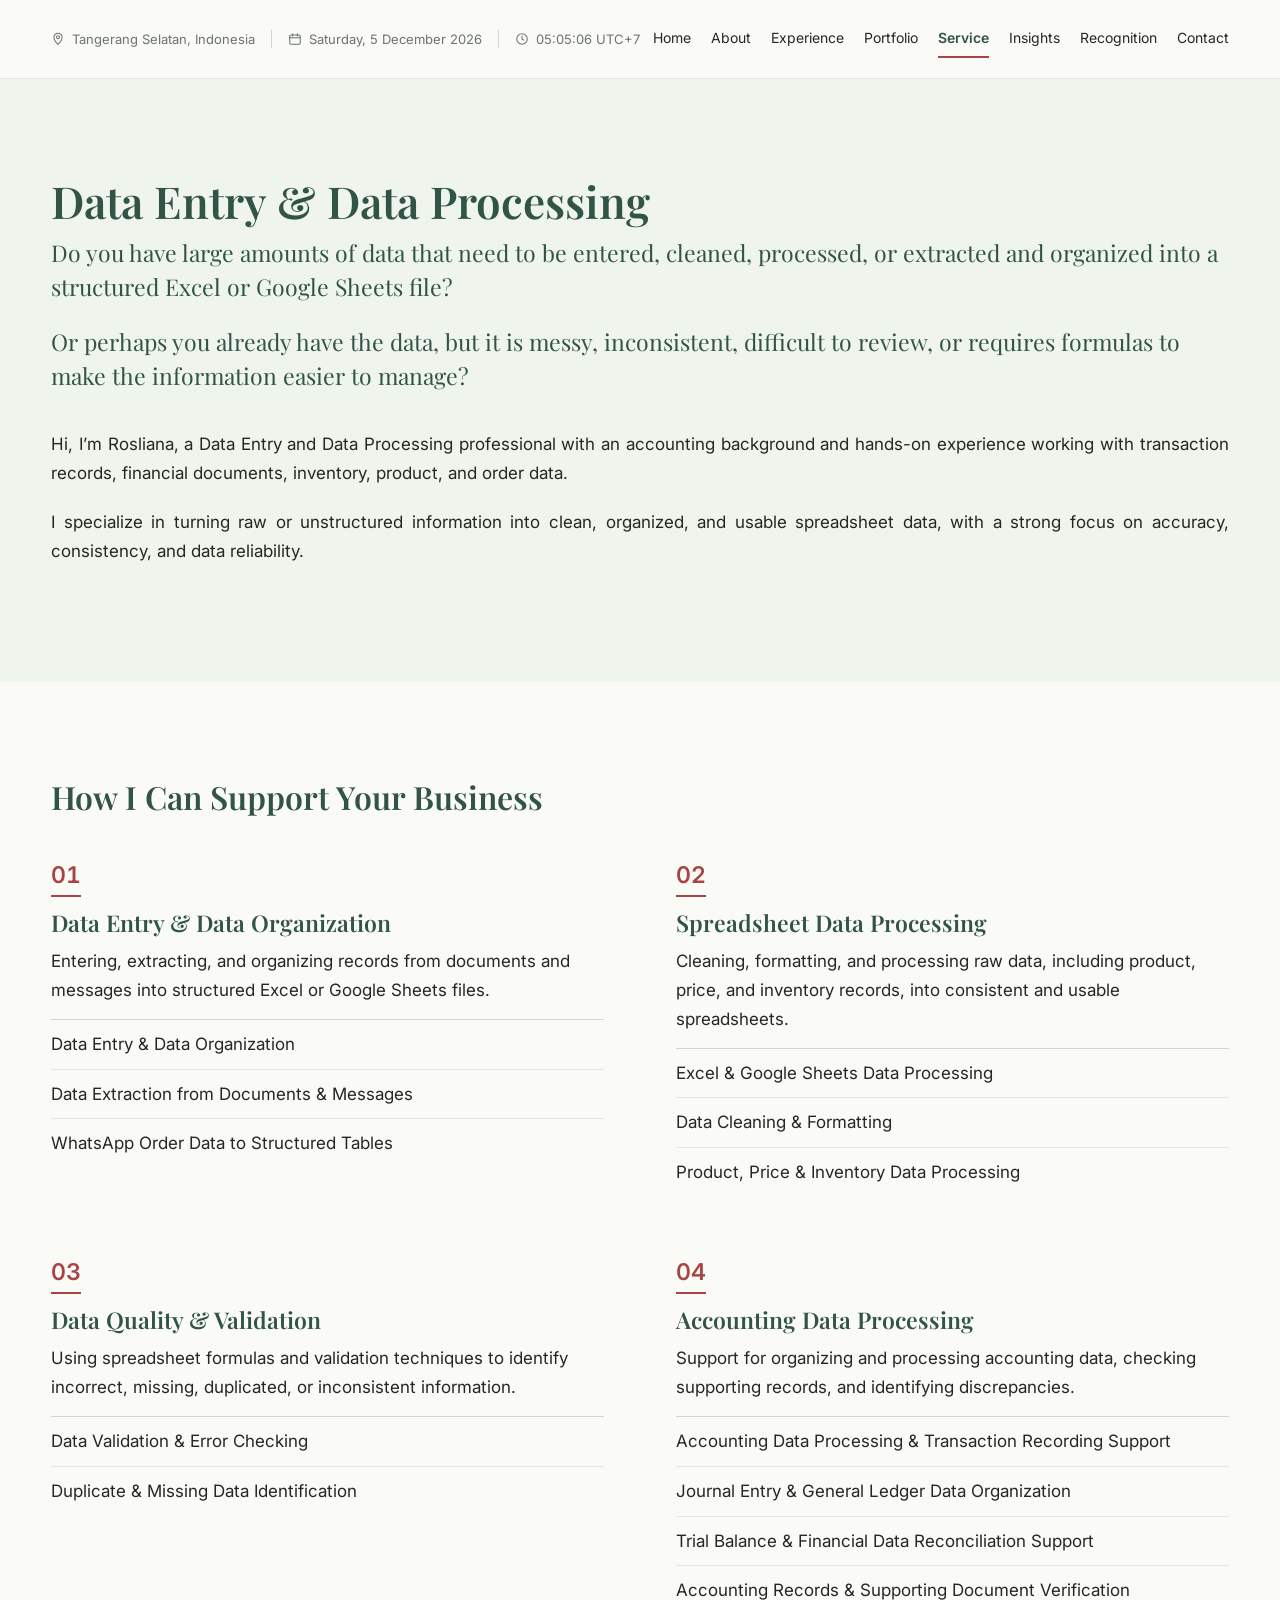
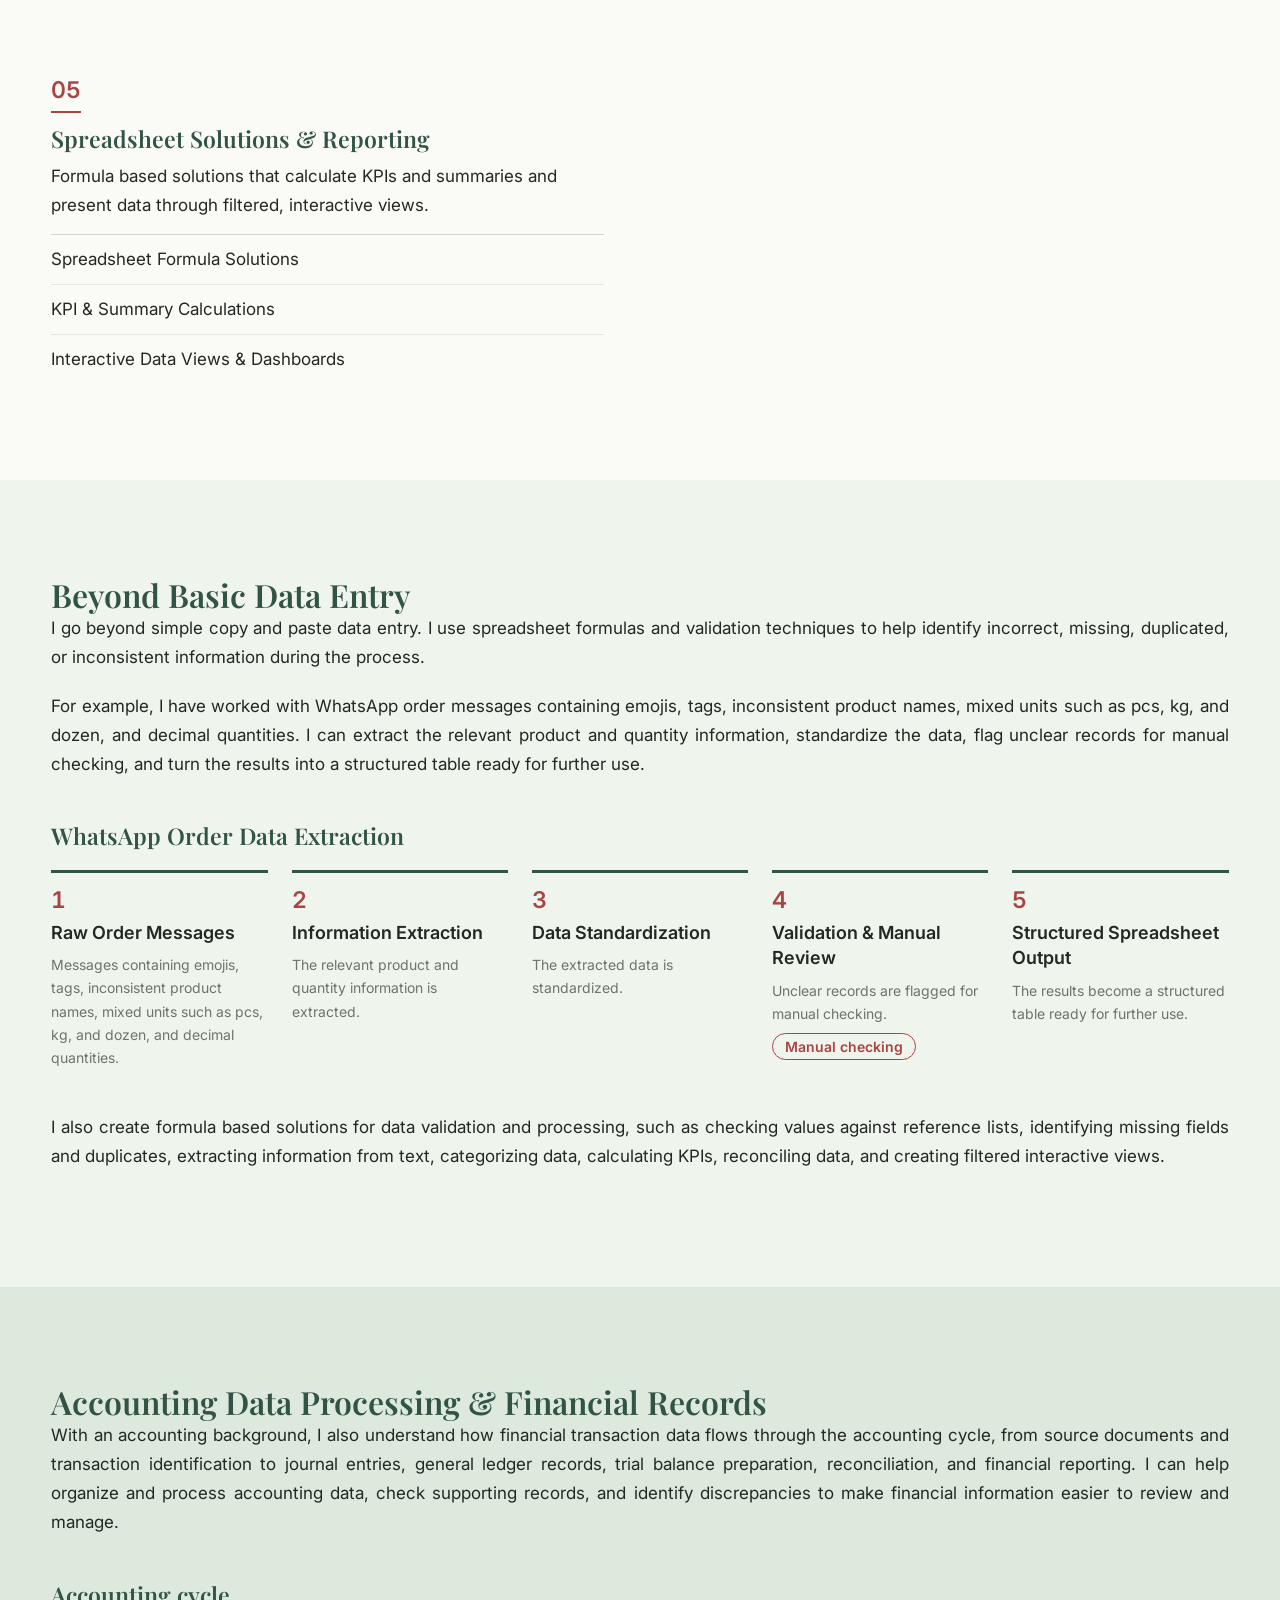
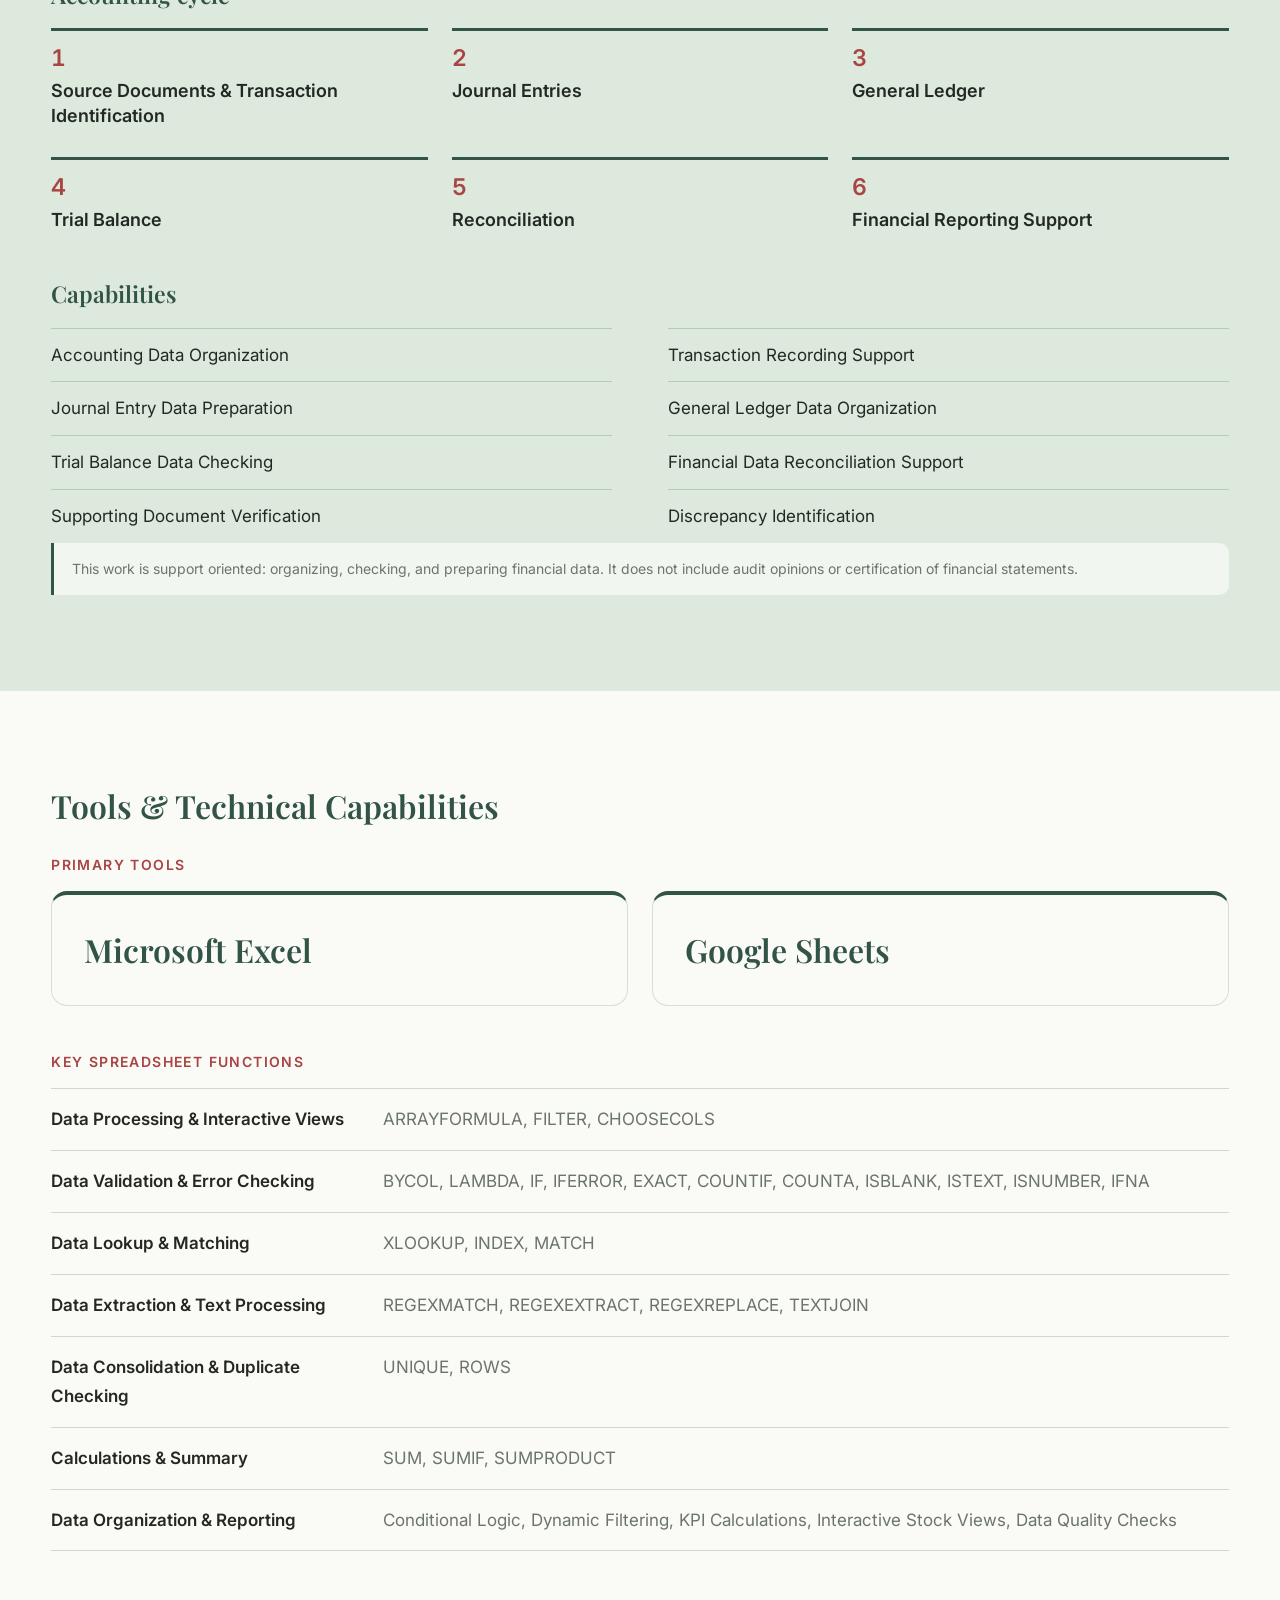
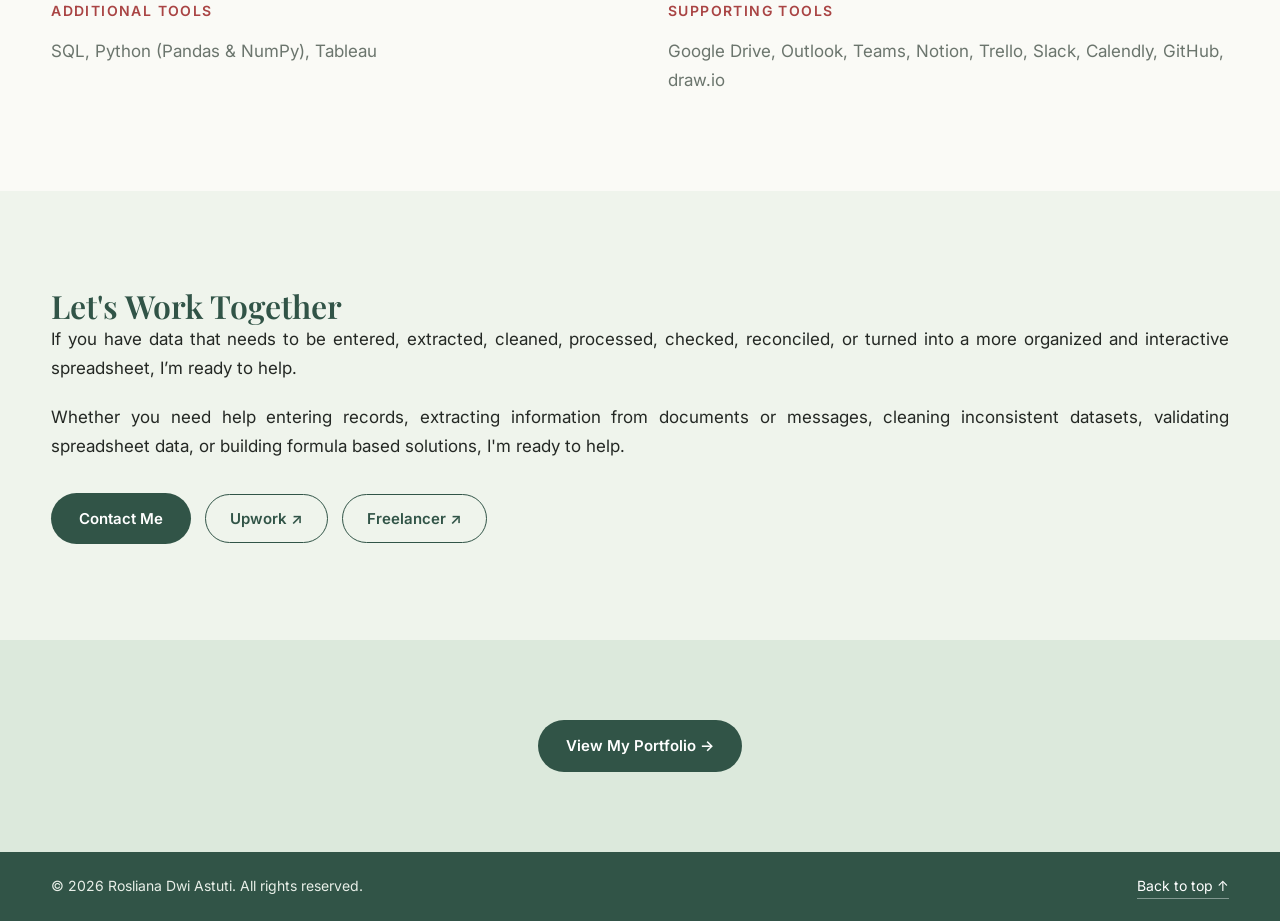
<file: service.html>
<!DOCTYPE html>
<html lang="en"><head><meta charset="utf-8"><meta name="viewport" content="width=device-width,initial-scale=1">
<title>Service | Rosliana Dwi Astuti</title>
<meta name="description" content="Data entry, data processing, spreadsheet solutions and accounting data processing support in Excel and Google Sheets by Rosliana Dwi Astuti.">
<link rel="preconnect" href="https://fonts.googleapis.com"><link rel="preconnect" href="https://fonts.gstatic.com" crossorigin>
<link href="https://fonts.googleapis.com/css2?family=Inter:wght@400;500;600&family=Playfair+Display:wght@500;600;700&display=swap" rel="stylesheet">
<link rel="stylesheet" href="style.css"></head>
<body data-page="service" data-cta="View My Portfolio →" data-href="portfolio.html">
<main>
<section class="panel s-mint" id="intro"><div class="wrap readable"><h1>Data Entry &amp; Data Processing</h1>
<div class="qs"><p>Do you have large amounts of data that need to be entered, cleaned, processed, or extracted and organized into a structured Excel or Google Sheets file?</p>
<p>Or perhaps you already have the data, but it is messy, inconsistent, difficult to review, or requires formulas to make the information easier to manage?</p></div>
<div class="prose-block"><p>Hi, I’m Rosliana, a Data Entry and Data Processing professional with an accounting background and hands-on experience working with transaction records, financial documents, inventory, product, and order data.</p>
<p>I specialize in turning raw or unstructured information into clean, organized, and usable spreadsheet data, with a strong focus on accuracy, consistency, and data reliability.</p></div></div></section>

<section class="panel" id="support"><div class="wrap"><h2>How I Can Support Your Business</h2>
<div class="sgrid"><div class="sg"><p class="sn">01</p><h3>Data Entry &amp; Data Organization</h3><p class="sd">Entering, extracting, and organizing records from documents and messages into structured Excel or Google Sheets files.</p><ul class="list"><li>Data Entry &amp; Data Organization</li><li>Data Extraction from Documents &amp; Messages</li><li>WhatsApp Order Data to Structured Tables</li></ul></div><div class="sg"><p class="sn">02</p><h3>Spreadsheet Data Processing</h3><p class="sd">Cleaning, formatting, and processing raw data, including product, price, and inventory records, into consistent and usable spreadsheets.</p><ul class="list"><li>Excel &amp; Google Sheets Data Processing</li><li>Data Cleaning &amp; Formatting</li><li>Product, Price &amp; Inventory Data Processing</li></ul></div><div class="sg"><p class="sn">03</p><h3>Data Quality &amp; Validation</h3><p class="sd">Using spreadsheet formulas and validation techniques to identify incorrect, missing, duplicated, or inconsistent information.</p><ul class="list"><li>Data Validation &amp; Error Checking</li><li>Duplicate &amp; Missing Data Identification</li></ul></div><div class="sg"><p class="sn">04</p><h3>Accounting Data Processing</h3><p class="sd">Support for organizing and processing accounting data, checking supporting records, and identifying discrepancies.</p><ul class="list"><li>Accounting Data Processing &amp; Transaction Recording Support</li><li>Journal Entry &amp; General Ledger Data Organization</li><li>Trial Balance &amp; Financial Data Reconciliation Support</li><li>Accounting Records &amp; Supporting Document Verification</li></ul></div><div class="sg"><p class="sn">05</p><h3>Spreadsheet Solutions &amp; Reporting</h3><p class="sd">Formula based solutions that calculate KPIs and summaries and present data through filtered, interactive views.</p><ul class="list"><li>Spreadsheet Formula Solutions</li><li>KPI &amp; Summary Calculations</li><li>Interactive Data Views &amp; Dashboards</li></ul></div></div></div></section>

<section class="panel s-mint" id="approach"><div class="wrap"><h2>Beyond Basic Data Entry</h2>
<div class="prose-block readable"><p>I go beyond simple copy and paste data entry. I use spreadsheet formulas and validation techniques to help identify incorrect, missing, duplicated, or inconsistent information during the process.</p>
<p>For example, I have worked with WhatsApp order messages containing emojis, tags, inconsistent product names, mixed units such as pcs, kg, and dozen, and decimal quantities. I can extract the relevant product and quantity information, standardize the data, flag unclear records for manual checking, and turn the results into a structured table ready for further use.</p></div>
<h3 class="sh">WhatsApp Order Data Extraction</h3>
<ol class="wf w5"><li><span class="wn">1</span><h3 class="wt">Raw Order Messages</h3><p>Messages containing emojis, tags, inconsistent product names, mixed units such as pcs, kg, and dozen, and decimal quantities.</p></li><li><span class="wn">2</span><h3 class="wt">Information Extraction</h3><p>The relevant product and quantity information is extracted.</p></li><li><span class="wn">3</span><h3 class="wt">Data Standardization</h3><p>The extracted data is standardized.</p></li><li><span class="wn">4</span><h3 class="wt">Validation &amp; Manual Review</h3><p>Unclear records are flagged for manual checking.</p><span class="wtag">Manual checking</span></li><li><span class="wn">5</span><h3 class="wt">Structured Spreadsheet Output</h3><p>The results become a structured table ready for further use.</p></li></ol>
<div class="prose-block readable" style="margin-top:44px"><p>I also create formula based solutions for data validation and processing, such as checking values against reference lists, identifying missing fields and duplicates, extracting information from text, categorizing data, calculating KPIs, reconciling data, and creating filtered interactive views.</p></div></div></section>

<section class="panel s-sage" id="accounting"><div class="wrap"><h2>Accounting Data Processing &amp; Financial Records</h2>
<div class="prose-block readable"><p>With an accounting background, I also understand how financial transaction data flows through the accounting cycle, from source documents and transaction identification to journal entries, general ledger records, trial balance preparation, reconciliation, and financial reporting. I can help organize and process accounting data, check supporting records, and identify discrepancies to make financial information easier to review and manage.</p></div>
<h3 class="sh">Accounting cycle</h3>
<ol class="wf w6"><li><span class="wn">1</span><h3 class="wt">Source Documents &amp; Transaction Identification</h3></li><li><span class="wn">2</span><h3 class="wt">Journal Entries</h3></li><li><span class="wn">3</span><h3 class="wt">General Ledger</h3></li><li><span class="wn">4</span><h3 class="wt">Trial Balance</h3></li><li><span class="wn">5</span><h3 class="wt">Reconciliation</h3></li><li><span class="wn">6</span><h3 class="wt">Financial Reporting Support</h3></li></ol>
<h3 class="sh" style="margin-top:48px">Capabilities</h3>
<ul class="caps"><li>Accounting Data Organization</li><li>Transaction Recording Support</li><li>Journal Entry Data Preparation</li><li>General Ledger Data Organization</li><li>Trial Balance Data Checking</li><li>Financial Data Reconciliation Support</li><li>Supporting Document Verification</li><li>Discrepancy Identification</li></ul>
<p class="note">This work is support oriented: organizing, checking, and preparing financial data. It does not include audit opinions or certification of financial statements.</p></div></section>

<section class="panel" id="tools"><div class="wrap"><h2>Tools &amp; Technical Capabilities</h2>
<p class="tl">Primary tools</p>
<div class="primary"><div class="ptool">Microsoft Excel</div><div class="ptool">Google Sheets</div></div>
<p class="tl" style="margin-top:44px">Key spreadsheet functions</p>
<dl class="fn"><div class="fnr"><dt>Data Processing &amp; Interactive Views</dt><dd>ARRAYFORMULA, FILTER, CHOOSECOLS</dd></div><div class="fnr"><dt>Data Validation &amp; Error Checking</dt><dd>BYCOL, LAMBDA, IF, IFERROR, EXACT, COUNTIF, COUNTA, ISBLANK, ISTEXT, ISNUMBER, IFNA</dd></div><div class="fnr"><dt>Data Lookup &amp; Matching</dt><dd>XLOOKUP, INDEX, MATCH</dd></div><div class="fnr"><dt>Data Extraction &amp; Text Processing</dt><dd>REGEXMATCH, REGEXEXTRACT, REGEXREPLACE, TEXTJOIN</dd></div><div class="fnr"><dt>Data Consolidation &amp; Duplicate Checking</dt><dd>UNIQUE, ROWS</dd></div><div class="fnr"><dt>Calculations &amp; Summary</dt><dd>SUM, SUMIF, SUMPRODUCT</dd></div><div class="fnr"><dt>Data Organization &amp; Reporting</dt><dd>Conditional Logic, Dynamic Filtering, KPI Calculations, Interactive Stock Views, Data Quality Checks</dd></div></dl>
<div class="sec2"><div><p class="tl">Additional tools</p><p>SQL, Python (Pandas &amp; NumPy), Tableau</p></div>
<div><p class="tl">Supporting tools</p><p>Google Drive, Outlook, Teams, Notion, Trello, Slack, Calendly, GitHub, draw.io</p></div></div></div></section>

<section class="panel s-mint" id="contact-cta"><div class="wrap readable"><h2>Let's Work Together</h2>
<div class="prose-block"><p>If you have data that needs to be entered, extracted, cleaned, processed, checked, reconciled, or turned into a more organized and interactive spreadsheet, I’m ready to help.</p>
<p>Whether you need help entering records, extracting information from documents or messages, cleaning inconsistent datasets, validating spreadsheet data, or building formula based solutions, I'm ready to help.</p></div>
<div class="ctas"><a class="btn" href="contact.html">Contact Me</a>
<a class="btn ghost" href="https://www.upwork.com/services/product/admin-customer-support-i-will-accurately-enter-and-organize-data-in-excel-or-google-sheets-2098405426092337937?ref=project_share" target="_blank" rel="noopener">Upwork ↗</a>
<a class="btn ghost" href="https://www.freelancer.co.id/u/roslianada?frm=roslianada&amp;sb=t" target="_blank" rel="noopener">Freelancer ↗</a></div></div></section>
</main>
<script src="main.js"></script></body></html>
</file>
<file: style.css>
:root{--nav-h:78px;--fs-title:clamp(32px,3.6vw,44px);--fs-section:clamp(28px,2.5vw,32px);--fs-sub:clamp(20px,1.8vw,24px);--fs-body:17px;--fs-label:14px;--fs-nav:15px;--fs-stat:clamp(30px,3.2vw,40px);--sage:#DCE9DC;--mint:#EFF4EC;--off:#FAFAF6;--ink:#242824;--red:#A94444;--green:#315447;--muted:#6b756d;--r:16px}
*{box-sizing:border-box;margin:0;padding:0}
html{scroll-behavior:smooth}
body{background:var(--off);color:var(--ink);font:var(--fs-body)/1.7 Inter,system-ui,-apple-system,"Segoe UI",sans-serif}
h1,h2,h3{font-family:"Playfair Display",Georgia,serif;font-weight:600;line-height:1.2;color:var(--green)}
h1{font-size:var(--fs-title)}h2{font-size:var(--fs-section)}h3{font-size:var(--fs-sub)}
p,li,td{overflow-wrap:break-word}
a{color:inherit;text-decoration:none}
ul{list-style:none}
.wrap{width:min(92%,1440px);margin:0 auto}
.topbar{border-bottom:1px solid #e3e7e0;font-size:var(--fs-label);color:var(--muted)}
.topbar .wrap{display:flex;gap:4px 28px;align-items:center;padding-top:7px;padding-bottom:7px;flex-wrap:wrap}
.topbar span{display:inline-flex;align-items:center;gap:7px}
.topbar svg{width:14px;height:14px;stroke:var(--muted);fill:none;stroke-width:1.8;stroke-linecap:round;stroke-linejoin:round}
nav.main{position:sticky;top:0;z-index:20;background:rgba(250,250,246,.94);backdrop-filter:blur(8px);border-bottom:1px solid #e3e7e0}
nav.main .wrap{display:flex;align-items:center;justify-content:space-between;height:var(--nav-h)}
.brand{display:flex;align-items:center;gap:10px;font-family:"Playfair Display",Georgia,serif;font-weight:700;color:var(--green);font-size:20px;letter-spacing:.04em}
.brand img{width:64px;height:64px;object-fit:contain;display:block;image-rendering:auto}
.links{display:flex;gap:26px;font-size:var(--fs-nav)}
.links a{padding:6px 0;border-bottom:2px solid transparent;transition:.2s}
.links a:hover{color:var(--green)}
.links a.active{color:var(--green);border-color:var(--red);font-weight:600}
.burger{display:none;background:none;border:1px solid #cfd8cf;border-radius:10px;width:44px;height:44px;cursor:pointer}
.burger span{display:block;width:20px;height:2px;background:var(--ink);margin:4px auto;transition:.25s}
.burger.open span:nth-child(1){transform:translateY(6px) rotate(45deg)}
.burger.open span:nth-child(2){opacity:0}
.burger.open span:nth-child(3){transform:translateY(-6px) rotate(-45deg)}
.btn{display:inline-block;background:var(--green);color:#fff;padding:13px 28px;border-radius:999px;font-weight:600;font-size:var(--fs-nav);transition:.2s;border:0;cursor:pointer}
.btn:hover{background:var(--red);transform:translateY(-2px)}
.btn.ghost{background:transparent;color:var(--green);border:1.5px solid var(--green)}
.btn.ghost:hover{color:#fff}
.eyebrow{color:var(--red);font-weight:600;font-size:var(--fs-label);letter-spacing:.14em;text-transform:uppercase;margin-bottom:12px}
.hero{padding:96px 0 88px;border-bottom:1px solid #e3e7e0}
.hero h1:before{content:"";display:block;width:56px;height:3px;background:var(--red);margin-bottom:28px}
.hero .role{font-family:"Playfair Display",Georgia,serif;font-size:var(--fs-sub);color:var(--ink);margin:18px 0 6px;font-weight:600}
.hero .fields{color:var(--muted)}
.hero .tag{margin:26px 0 0}
section.panel{padding:96px 0}
.s-sage{background:var(--sage)}.s-mint{background:var(--mint)}
.head{display:flex;gap:20px;align-items:baseline;margin-bottom:28px}
.num{font-family:"Playfair Display",Georgia,serif;font-size:44px;color:var(--red);line-height:1;border-bottom:2px solid var(--red);padding-bottom:6px}
.kicker{font-size:var(--fs-label);letter-spacing:.12em;text-transform:uppercase;color:var(--muted);margin-bottom:4px}
.intro{margin-bottom:36px}
.page-title{margin:64px 0 8px}
.page-sub{color:var(--muted)}
.stats{display:grid;grid-template-columns:repeat(4,1fr);gap:18px}
.stat{background:var(--off);border-radius:var(--r);padding:28px 24px}
.stat b.stat-t{font-size:var(--fs-sub);color:var(--green)}
.stat b{display:block;font-family:"Playfair Display",Georgia,serif;font-size:var(--fs-stat);color:var(--green);line-height:1.1}
.stat small{display:block;margin-top:10px;font-size:var(--fs-label);color:var(--muted);line-height:1.5}
.big{display:flex;align-items:baseline;gap:18px;flex-wrap:wrap;margin-bottom:12px}
.big b{font-family:"Playfair Display",Georgia,serif;font-size:clamp(48px,7vw,84px);color:var(--green);line-height:1}
.big span{font-size:var(--fs-body);color:var(--muted)}
.line{width:64px;height:3px;background:var(--red);margin:26px 0}
.three{display:grid;grid-template-columns:repeat(3,1fr);gap:18px}
.card{padding:20px 0 0;border-top:2px solid var(--green)}
.card h3{margin-bottom:12px}
.two{display:grid;grid-template-columns:1fr 1fr;gap:22px}
.pill{display:inline-block;font-size:var(--fs-label);background:var(--off);border-radius:999px;padding:4px 14px;margin:0 8px 8px 0;color:var(--green)}
.list li{padding:10px 0;position:relative;border-bottom:1px solid #e3e7e0}
.list li:last-child{border:0}
.group-t{font-size:var(--fs-label);letter-spacing:.1em;text-transform:uppercase;color:var(--red);font-weight:600;margin:14px 0 2px}
.tools{display:grid;grid-template-columns:repeat(3,1fr);gap:20px}
.tools h4{font-size:var(--fs-label);letter-spacing:.1em;text-transform:uppercase;color:var(--muted);margin:18px 0 8px}
.tools li{padding:3px 0}
@media(max-width:1024px){.stats{grid-template-columns:repeat(2,1fr)}.tools,.three{grid-template-columns:1fr 1fr}.links{gap:16px;font-size:14px}}
@media(max-width:860px){.burger{display:block}
.links{position:absolute;left:0;right:0;top:var(--nav-h);flex-direction:column;gap:0;background:var(--off);border-bottom:1px solid #e3e7e0;max-height:0;overflow:hidden;transition:max-height .3s}
.links.open{max-height:80vh;overflow:auto}
.links a{padding:15px 24px;border-bottom:1px solid #eef1ec;font-size:16px}
.links a.active{border-color:#eef1ec;border-left:3px solid var(--red)}

.hero{padding:56px 0 64px}
section.panel{padding:64px 0}.two,.three,.tools{grid-template-columns:1fr}.stats{grid-template-columns:1fr 1fr}
.topbar .wrap{gap:4px 18px}}
@media(max-width:420px){.stats{grid-template-columns:1fr}.btn{width:100%;text-align:center}}

.prose h1,.prose h2{margin-bottom:12px}
.prose p{margin-bottom:18px}
.role-line{font-family:"Playfair Display",Georgia,serif;font-size:var(--fs-sub);color:var(--ink);font-weight:600;margin-bottom:28px!important}
.timeline{display:flex;flex-direction:column}
.tl-item{display:grid;grid-template-columns:200px 1fr;gap:0}
.tl-side{padding-right:32px;text-align:right}
.tl-side .num{display:inline-block;margin-bottom:10px}
.tl-per{font-size:var(--fs-label);color:var(--muted)}
.tl-main{position:relative;border-left:2px solid #c9d6c9;padding:0 0 72px 40px}
.tl-item:last-child .tl-main{padding-bottom:0}
.tl-main:before{content:"";position:absolute;left:-8px;top:8px;width:14px;height:14px;border-radius:50%;background:var(--red);border:3px solid var(--off)}
.tl-main h3{margin-bottom:6px}
.tl-org{color:var(--muted);font-size:var(--fs-label);margin-bottom:20px!important}
.tl-main p{margin-bottom:16px}
.tl-tags{font-size:var(--fs-label);color:var(--green);font-weight:600;letter-spacing:.04em;margin-top:22px}
.more{display:inline-block;color:var(--red);font-weight:600;font-size:var(--fs-nav);border-bottom:1.5px solid transparent}
.more:hover{border-color:var(--red)}
.flow{display:flex;flex-wrap:wrap;gap:6px 0;margin:28px 0 32px!important;font-family:"Playfair Display",Georgia,serif;font-size:var(--fs-section);line-height:1.35;color:var(--green)}
.flow span:not(:last-child):after{content:"→";color:var(--red);margin:0 14px}
@media(max-width:860px){.tl-item{grid-template-columns:1fr}
.tl-side{text-align:left;padding:0 0 12px 42px;display:flex;align-items:baseline;gap:14px;flex-wrap:wrap}
.tl-side .num{font-size:32px;margin:0}
.tl-main{margin-left:5px;padding-left:36px}
.tl-main:before{left:-8px}
.flow span:not(:last-child):after{margin:0 10px}}

/* Global text alignment and responsive width */
.intro,.prose p,.tl-main p,.card p{text-align:justify;hyphens:none;-webkit-hyphens:none}
.prose .role-line,.tl-main .tl-org,.tl-main .tl-tags,.prose .flow{text-align:left;hyphens:none}
.page-sub,.hero p,.kicker,.stat small{text-align:left}
@media(max-width:860px){.wrap{width:100%;padding:0 22px}}
@media(max-width:600px){.intro,.prose p,.tl-main p,.card p{text-align:left}}

[hidden]{display:none!important}
.closing{background:var(--sage);padding:80px 0;text-align:center}
.fbar{background:var(--green);color:#e8efe8;font-size:var(--fs-label);padding:22px 0}
.fbar .wrap{display:flex;flex-wrap:wrap;justify-content:space-between;align-items:center;gap:10px 24px}
.fbar a{color:#fff;border-bottom:1px solid rgba(255,255,255,.4)}
.fbar a:hover{border-color:#fff}
.readable{max-width:none}
.prose-block p{margin-bottom:20px;text-align:justify;hyphens:none}
.note{font-size:var(--fs-label)!important;line-height:1.7;color:var(--muted);background:rgba(255,255,255,.6);border-left:3px solid var(--green);padding:14px 18px;border-radius:0 10px 10px 0;text-align:left!important;hyphens:none!important}
.statrow{display:flex;flex-wrap:wrap;gap:20px;margin:36px 0 40px}
.statbox{background:var(--off);border-radius:var(--r);padding:24px 32px;min-width:240px;display:flex;flex-direction:column;gap:6px}
.snum{display:block;font-family:"Playfair Display",Georgia,serif;font-size:var(--fs-stat);line-height:1.1;color:var(--green);font-weight:600}
.slab{display:block;font-size:var(--fs-label);color:var(--muted);letter-spacing:.02em}
.seg{display:inline-flex;flex-wrap:wrap;gap:6px;padding:6px;background:var(--off);border:1px solid #cfd8cf;border-radius:999px}
.seg button,.chip{font:inherit;font-size:var(--fs-nav);cursor:pointer;color:var(--ink);transition:.2s;min-height:44px}
.seg button{border:0;background:transparent;padding:10px 24px;border-radius:999px}
.seg button:hover{background:var(--mint)}
.seg button.on{background:var(--green);color:#fff}
.fh{font-size:var(--fs-label);letter-spacing:.1em;text-transform:uppercase;color:var(--muted);font-family:Inter,system-ui,sans-serif;font-weight:600;margin:44px 0 14px}
.chips{display:flex;flex-wrap:wrap;gap:12px}
.chip{border:1.5px solid var(--green);background:var(--off);padding:8px 20px;border-radius:999px}
.chip:hover{background:var(--mint)}
.chip.on{background:var(--green);color:#fff}
.showing{margin:22px 0 32px;font-size:var(--fs-label);color:var(--muted)}
.xgrid{display:grid;gap:28px;align-items:stretch}
.x3{grid-template-columns:repeat(3,minmax(0,1fr))}
.xcard,.coll{background:var(--off);border:1px solid #d6dfd6;border-radius:var(--r);padding:30px;display:flex;flex-direction:column}
.s-sage .xcard,.s-sage .coll{background:#fff}
.xlab{font-size:var(--fs-label);font-weight:600;letter-spacing:.1em;text-transform:uppercase;color:var(--red);margin-bottom:8px}
.xper{font-size:var(--fs-label);color:var(--muted);margin-bottom:14px}
.xcard h3,.coll h3{margin-bottom:10px;line-height:1.25}
.xorg{color:var(--muted);font-size:var(--fs-label);line-height:1.6;margin-bottom:20px}
.xdesc{margin-bottom:18px;text-align:left;hyphens:none}
.xsub{font-size:var(--fs-label);font-weight:600;letter-spacing:.08em;text-transform:uppercase;color:var(--muted);margin:4px 0 10px}
.metrics{display:flex;flex-wrap:wrap;gap:14px 32px;margin:0 0 18px;padding:16px 0;border-top:1px solid #e3e7e0;border-bottom:1px solid #e3e7e0}
.metric{display:flex;flex-direction:column;gap:2px}
.mnum{font-family:"Playfair Display",Georgia,serif;font-size:var(--fs-stat);line-height:1.1;color:var(--green);font-weight:600}
.mlab{font-size:var(--fs-label);color:var(--muted)}
.mtxt{font-family:"Playfair Display",Georgia,serif;font-size:var(--fs-sub);color:var(--green);font-weight:600}
.mnote{font-size:var(--fs-label);color:var(--muted);margin:-6px 0 18px;text-align:left!important}
.tags{list-style:none;display:flex;flex-wrap:wrap;gap:8px;margin:0 0 22px}
.tags li{font-size:var(--fs-label);line-height:1.4;color:var(--green);background:var(--mint);border-radius:999px;padding:5px 14px}
.s-sage .tags li{background:var(--mint)}
.steps{list-style:none;margin:0 0 18px}
.steps li{font-size:var(--fs-label);line-height:1.55;padding:6px 0;border-top:1px solid #e3e7e0}
.xlinks{margin-top:auto;padding-top:20px;display:flex;flex-direction:column;align-items:flex-start;gap:12px}
.xlinks.row{flex-direction:row;flex-wrap:wrap;align-items:center;gap:12px 28px;padding-top:8px}
.xsec{display:flex;flex-direction:column;gap:6px;align-items:flex-start}
.ext{font-size:var(--fs-label);color:var(--muted);border-bottom:1px solid #b9c4b9;padding-bottom:1px}
.ext:hover{color:var(--green);border-color:var(--green)}
.xmore{margin-top:32px}
.coll{margin-top:40px}
.cdesc{margin-bottom:24px;text-align:left!important}
.clist{list-style:none;display:grid;grid-template-columns:repeat(2,minmax(0,1fr));gap:0 48px;margin-bottom:24px}
.clist li{display:grid;grid-template-columns:48px minmax(0,1fr);gap:14px;padding:16px 0;border-top:1px solid #e3e7e0;align-items:start}
.cn{font-family:"Playfair Display",Georgia,serif;color:var(--red);font-weight:600;font-size:var(--fs-sub);line-height:1.2}
.cb{display:flex;flex-direction:column;gap:4px}
.ct{line-height:1.45}
.cc{font-size:var(--fs-label);color:var(--muted)}
@media(max-width:1180px){.x3{grid-template-columns:repeat(2,minmax(0,1fr))}}
@media(max-width:860px){.x3{grid-template-columns:1fr}.clist{grid-template-columns:1fr}.statbox{flex:1 1 100%;min-width:0}
.xcard,.coll{padding:24px}.seg{display:flex;border-radius:var(--r)}.seg button{flex:1 1 100%}.chips{gap:10px}}

/* Portfolio */
.cats{margin-top:40px}
.catsec{margin-bottom:80px}
.catsec:last-child{margin-bottom:0}
.catsec h3,.wsec h3{margin-bottom:12px}
.cdesc{margin-bottom:12px}
.cfiles{display:flex;flex-wrap:wrap;gap:8px 24px;margin:0 0 20px}
.acclist{border-bottom:1px solid #cfd8cf}
.acc{border-top:1px solid #cfd8cf}
.acc-h{width:100%;display:flex;justify-content:space-between;align-items:center;gap:24px;background:none;border:0;padding:20px 0;cursor:pointer;text-align:left;font:inherit;color:var(--ink);min-height:44px}
.acc-h .t{font-size:18px;font-weight:600;line-height:1.4}
.acc-h:hover .t{color:var(--green)}
.acc-h:focus-visible,.chip:focus-visible,.seg button:focus-visible{outline:2px solid var(--green);outline-offset:3px}
.pm{position:relative;flex:0 0 18px;height:18px}
.pm:before,.pm:after{content:"";position:absolute;background:var(--red);left:0;top:8px;width:18px;height:2px;transition:transform .3s}
.pm:after{transform:rotate(90deg)}
.acc.open .pm:after{transform:rotate(0)}
.acc-p{display:grid;grid-template-rows:0fr;transition:grid-template-rows .3s ease}
.acc.open .acc-p{grid-template-rows:1fr}
.acc-i{min-height:0;overflow:hidden;visibility:hidden;transition:visibility 0s .3s;padding-right:42px}
.acc.open .acc-i{visibility:visible;transition-delay:0s}
.acc-i p{margin-bottom:14px}
.acc-i>p:last-child{margin-bottom:22px}
.acc-tech{font-size:var(--fs-label);color:var(--green);font-weight:600;letter-spacing:.03em;text-align:left!important;hyphens:none!important}
.acc-cats{font-size:var(--fs-label);color:var(--muted);text-align:left!important}
.acc-link{text-align:left!important}
.xref{margin-top:14px;font-size:var(--fs-label);color:var(--muted);text-align:left!important}
.xref a{color:var(--green);border-bottom:1px solid #b9c4b9}
.skills{margin-top:28px;padding-top:4px}
.skl{font-size:var(--fs-label);font-weight:600;letter-spacing:.1em;text-transform:uppercase;color:var(--red);margin-bottom:6px!important}
.skills p{margin-bottom:0;text-align:left}
.wsec{margin-top:56px}
.wsec:first-of-type{margin-top:40px}
.wnum{font-family:"Playfair Display",Georgia,serif;font-size:var(--fs-sub);color:var(--red);font-weight:600;border-bottom:2px solid var(--red);display:inline-block;margin-bottom:12px}
.entry{padding:22px 0;border-top:1px solid #cfd8cf}
.entry h4{font-size:18px;font-weight:600;line-height:1.4;margin-bottom:10px;font-family:Inter,system-ui,sans-serif;color:var(--ink)}
.entry p{margin-bottom:12px}
.entry .cfiles{margin:4px 0 0}
@media(max-width:860px){.acc-i{padding-right:0}.catsec{margin-bottom:56px}}
@media(max-width:600px){.acc-i p,.entry p,.cdesc,.intro{text-align:left}}

/* Service */
.qs p{font-family:"Playfair Display",Georgia,serif;font-size:var(--fs-sub);line-height:1.5;color:var(--green);margin-bottom:20px;text-align:left!important;hyphens:none!important}
.qs{margin:8px 0 36px}
.sgrid{display:grid;grid-template-columns:repeat(2,minmax(0,1fr));gap:56px 72px;margin-top:40px}
.sg .sn{font-family:"Playfair Display",Georgia,serif;font-size:var(--fs-sub);color:var(--red);font-weight:600;display:inline-block;border-bottom:2px solid var(--red);margin-bottom:12px}
.sg h3{margin-bottom:10px}
.sd{margin-bottom:14px;text-align:left}
.sg .list{border-top:1px solid #cfd8cf}
.sh{margin:44px 0 20px}
.wf{list-style:none;display:grid;gap:28px 24px}
.w5{grid-template-columns:repeat(5,minmax(0,1fr))}
.w6{grid-template-columns:repeat(3,minmax(0,1fr))}
.wf li{border-top:3px solid var(--green);padding-top:16px;display:flex;flex-direction:column;align-items:flex-start;gap:8px}
.wn{font-family:"Playfair Display",Georgia,serif;font-size:var(--fs-sub);color:var(--red);font-weight:600;line-height:1}
.wt{font-family:Inter,system-ui,sans-serif;font-size:18px;font-weight:600;line-height:1.4;color:var(--ink)}
.wf p{font-size:var(--fs-label);line-height:1.65;color:var(--muted);text-align:left!important;margin:0}
.wtag{font-size:var(--fs-label);font-weight:600;color:var(--red);border:1.5px solid var(--red);border-radius:999px;padding:3px 12px;line-height:1.4}
.s-sage .wf li{border-top-color:var(--green)}
.caps{list-style:none;display:grid;grid-template-columns:repeat(2,minmax(0,1fr));gap:0 56px}
.caps li{padding:12px 0;border-top:1px solid #b9c9b9}
.tl{font-size:var(--fs-label);font-weight:600;letter-spacing:.1em;text-transform:uppercase;color:var(--red);margin:28px 0 14px}
.primary{display:grid;grid-template-columns:repeat(2,minmax(0,1fr));gap:24px}
.ptool{background:var(--off);border:1px solid #d6dfd6;border-top:4px solid var(--green);border-radius:var(--r);padding:36px 32px;font-family:"Playfair Display",Georgia,serif;font-size:var(--fs-section);font-weight:600;color:var(--green);line-height:1.2}
.fn{border-top:1px solid #cfd8cf}
.fnr{display:grid;grid-template-columns:minmax(0,300px) minmax(0,1fr);gap:8px 32px;padding:16px 0;border-bottom:1px solid #cfd8cf}
.fnr dt{font-weight:600}
.fnr dd{color:var(--muted);line-height:1.7}
.sec2{display:grid;grid-template-columns:repeat(2,minmax(0,1fr));gap:24px 56px;margin-top:20px}
.sec2 p:not(.tl){color:var(--muted);text-align:left}
.ctas{display:flex;flex-wrap:wrap;gap:14px;margin-top:32px;align-items:center}
.ctas .btn.ghost{padding:11px 24px}
@media(max-width:1180px){.w5{grid-template-columns:repeat(3,minmax(0,1fr))}}
@media(max-width:860px){.sgrid,.caps,.primary,.sec2{grid-template-columns:1fr}.sgrid{gap:44px}.w5,.w6{grid-template-columns:1fr}
.fnr{grid-template-columns:1fr}.ptool{padding:28px 24px}.ctas .btn{width:100%;text-align:center}}

/* Insights, Recognition, Contact */
.series-t{font-size:var(--fs-title);margin-bottom:8px}
.series-s{font-family:"Playfair Display",Georgia,serif;font-size:var(--fs-sub);color:var(--red);margin-bottom:32px}
.topics{display:grid;grid-template-columns:repeat(2,minmax(0,1fr));gap:40px 64px;margin-top:36px}
.topic{border-top:2px solid var(--green);padding-top:20px}
.topic h3{margin-bottom:10px}
.rdesc{margin-bottom:28px}
.rsub{margin:36px 0 4px;font-size:var(--fs-sub)}
.rlist{list-style:none;border-bottom:1px solid #cfd8cf}
.rrow{display:flex;justify-content:space-between;align-items:baseline;gap:12px 32px;padding:18px 0;border-top:1px solid #cfd8cf}
.rt{font-size:18px;font-weight:600;line-height:1.45}
.rl{flex:0 0 auto;font-size:var(--fs-label);color:var(--red);font-weight:600;border-bottom:1.5px solid transparent}
.rl:hover{border-color:var(--red)}
.clist2{list-style:none;margin-top:40px;border-bottom:1px solid #b9c9b9;max-width:760px}
.crow{display:flex;align-items:center;gap:20px;padding:28px 4px;border-top:1px solid #b9c9b9;transition:.2s}
.crow:hover{background:rgba(255,255,255,.55);padding-left:14px}
.ci svg{width:26px;height:26px;stroke:var(--green);fill:none;stroke-width:1.6;stroke-linecap:round;stroke-linejoin:round;display:block}
.cn2{display:flex;flex-direction:column;gap:2px;flex:1;min-width:0}
.cl{font-family:"Playfair Display",Georgia,serif;font-size:var(--fs-section);color:var(--green);line-height:1.2;font-weight:600}
.cs{font-size:var(--fs-label);color:var(--muted);overflow-wrap:anywhere}
.ca{font-size:var(--fs-sub);color:var(--red)}
@media(max-width:860px){.topics{grid-template-columns:1fr;gap:32px}.rrow{flex-direction:column;gap:6px}.crow{padding:22px 2px}}

/* Refinement: numbers, text flow, header, hero art */
body{font-variant-numeric:lining-nums;font-feature-settings:"lnum" 1;word-break:normal;overflow-wrap:normal}
h1,h2,h3,h4{font-variant-numeric:lining-nums;font-feature-settings:"lnum" 1;hyphens:none}
p,li,dd,dt{hyphens:none;-webkit-hyphens:none;overflow-wrap:break-word}
.num,.snum,.stat b,.mnum,.wn,.cn,.sn,.wnum,.big b,.clist .n,.xnums b{font-family:Inter,system-ui,-apple-system,"Segoe UI",sans-serif!important;font-variant-numeric:lining-nums tabular-nums;font-feature-settings:"lnum" 1,"tnum" 1;font-weight:600;letter-spacing:0}
.stat b.stat-t{font-family:"Playfair Display",Georgia,serif!important;font-variant-numeric:lining-nums;font-feature-settings:"lnum" 1}
.brand-t{font-family:"Playfair Display",Georgia,serif}
@media(max-width:860px){:root{--nav-h:72px}}
/* Home hero */
.hero-grid{display:grid;grid-template-columns:minmax(0,1.3fr) minmax(0,.7fr);gap:clamp(32px,5vw,80px);align-items:center}
.blossom{margin:0;display:flex;flex-direction:column;align-items:center;gap:10px}
.blossom svg{width:100%;max-width:420px;height:auto;display:block}
.blossom figcaption{font-family:"Playfair Display",Georgia,serif;font-style:italic;font-size:var(--fs-sub);color:var(--green);letter-spacing:.02em;text-align:center}
@media(max-width:860px){.hero-grid{grid-template-columns:1fr;gap:28px}.blossom svg{max-width:300px}}
/* Experience accordions */
.xacc{border:1px solid #d6dfd6;border-radius:var(--r);background:var(--off);padding:0 28px;margin-bottom:24px}
.xacc .acc-h{align-items:flex-start;padding:26px 0 18px}
.xacc .hl{display:flex;flex-direction:column;gap:6px;min-width:0}
.xacc .hl .xlab{margin:0}
.xacc .hl .xper{margin:0}
.xacc .hl .t{font-family:"Playfair Display",Georgia,serif;font-size:var(--fs-sub);font-weight:600;line-height:1.3;color:var(--green)}
.xacc .hl .xorg{margin:0}
.xacc .pm{margin-top:6px}
.xsum{padding:0 0 22px;border-bottom:1px solid #e3e7e0}
.xsum .metrics{border:0;padding:0 0 12px;margin:0}
.xsum .tags{margin:0}
.xsum .xsec{flex-direction:row;flex-wrap:wrap;gap:8px 24px;margin-top:16px}
.xacc .acc-i{padding:8px 0 0}
.xacc .acc-i>*:last-child{margin-bottom:28px}
.dh{font-family:"Playfair Display",Georgia,serif;font-size:var(--fs-sub);color:var(--green);margin:28px 0 12px}
.dh:first-child{margin-top:20px}
.ds{font-family:Inter,system-ui,sans-serif;font-size:18px;font-weight:600;margin:20px 0 8px;color:var(--ink)}
.det{margin:0 0 8px 22px}
.det li{padding:3px 0;list-style:disc}
.det li::marker{color:var(--red)}
.ohead{font-weight:600;color:var(--green);margin-bottom:10px}
.ind{margin:0 0 8px}
.ind div{display:grid;grid-template-columns:minmax(0,180px) minmax(0,1fr);gap:4px 28px;padding:10px 0;border-top:1px solid #e3e7e0}
.ind dt{font-weight:600}
.dtl{font-size:var(--fs-label);font-weight:600;color:var(--green);letter-spacing:.03em}
.xacc .acc-i p{text-align:justify}
@media(max-width:860px){.xacc{padding:0 20px}.ind div{grid-template-columns:1fr}}
@media(max-width:600px){.xacc .acc-i p{text-align:left}}
/* Recognition rows without links */
.rrow{padding:16px 0}
.rgroup{margin:0 0 22px}

/* Header info, hero logo, project details */
.hdr-info{display:flex;flex-direction:column;gap:2px;font-size:13px;line-height:1.4;color:var(--muted);min-width:0}
.hdr-info .hi{display:flex;align-items:center;gap:7px}
.hdr-info svg{width:13px;height:13px;flex:0 0 13px;stroke:var(--muted);fill:none;stroke-width:1.8;stroke-linecap:round;stroke-linejoin:round}
@media(max-width:860px){.hdr-info{font-size:12px}}
.hero .hero-text:before{content:"";display:block;width:56px;height:3px;background:var(--red);margin-bottom:28px}
.hero .hero-text h1:before{display:none}
.hero-head{display:flex;align-items:center;gap:clamp(16px,2.4vw,28px)}
.hero-logo{width:clamp(76px,9vw,116px);height:auto;aspect-ratio:1/1;object-fit:contain;flex:0 0 auto;display:block}
.plist{margin-top:8px}
.pchips{margin:8px 0 28px}
.plist>.xacc{margin-bottom:24px}
.s-sage .xacc,.s-sage .coll{background:#fff}
.coll .xacc{background:var(--off);margin-bottom:18px}
.coll>.cdesc{margin-bottom:12px}
.dss{font-family:Inter,system-ui,sans-serif;font-size:17px;font-weight:600;color:var(--green);margin:18px 0 8px}
.dsss{font-weight:600;margin:14px 0 6px!important;color:var(--ink)}
.acc-i p.arrow{color:var(--green);font-weight:600;text-align:left}
.acc-i p strong{color:var(--ink)}
.tw{margin:8px 0 22px;overflow-x:auto}
.dt{width:100%;border-collapse:collapse;font-size:var(--fs-label);line-height:1.5}
.dt th,.dt td{padding:10px 14px;text-align:left;border-bottom:1px solid #e3e7e0;vertical-align:top}
.dt th{font-weight:600;color:var(--green);border-bottom:2px solid var(--green);background:var(--mint)}
.dt td:not(:first-child){font-variant-numeric:lining-nums tabular-nums}
.xacc .acc-i>.det,.xacc .acc-i>.tw{max-width:100%}
.xsum .xdesc{margin-bottom:14px}

/* Final: hero logo on the right, horizontal header info */
.hero-mark{margin:0;display:flex;justify-content:center;align-items:center;background:var(--mint);border:1px solid #d6dfd6;border-radius:var(--r);padding:clamp(20px,3vw,40px)}
.hero-mark img{width:100%;max-width:420px;height:auto;aspect-ratio:1/1;object-fit:contain;display:block}
nav.main{position:sticky}
.hdr-info{flex-direction:row;flex-wrap:wrap;align-items:center;gap:4px 0;font-size:13px;line-height:1.4}
.hdr-info .hi{display:inline-flex;align-items:center;gap:7px;padding:0 16px;border-left:1px solid #cfd8cf}
.hdr-info .hi:first-child{padding-left:0;border-left:0}
.hdr-info .hi:last-child{padding-right:0}
.hdr-info svg{width:14px;height:14px;flex:0 0 14px}
.links{gap:20px;font-size:14px}
@media(max-width:1180px){
 nav.main .wrap{height:auto;flex-wrap:wrap;padding-top:8px;padding-bottom:8px;row-gap:6px}
 .hdr-info{flex:1 1 100%}
 .links{flex:1 1 100%;gap:22px}
 .links a{padding:4px 0}
}
@media(max-width:860px){
 nav.main .wrap{flex-wrap:nowrap;align-items:center;min-height:64px;padding-top:6px;padding-bottom:6px}
 .hdr-info{flex:1 1 auto;min-width:0;gap:2px 12px;font-size:12px}
 .hdr-info .hi{padding:0;border-left:0}
 .links{position:absolute;left:0;right:0;top:100%;flex:none;gap:0}
 .hero-mark{max-width:360px;margin:0 auto}
}

/* Academic cards and modal */
.acards{display:grid;grid-template-columns:repeat(3,minmax(0,1fr));gap:28px;margin-top:32px;align-items:stretch}
.acard{display:flex;flex-direction:column;align-items:flex-start;gap:0;text-align:left;font:inherit;color:inherit;background:var(--off);border:1px solid #d6dfd6;border-radius:var(--r);padding:30px;cursor:pointer;transition:border-color .25s,transform .25s,box-shadow .25s}
.acard:hover,.acard:focus-visible{border-color:var(--green);transform:translateY(-3px);box-shadow:0 10px 28px rgba(36,40,36,.08)}
.acard:focus-visible{outline:2px solid var(--green);outline-offset:3px}
.ac-top{display:flex;justify-content:space-between;align-items:baseline;width:100%;margin-bottom:14px}
.ac-cat{font-size:var(--fs-label);font-weight:600;letter-spacing:.1em;text-transform:uppercase;color:var(--red)}
.ac-n{font-family:Inter,system-ui,sans-serif;font-variant-numeric:lining-nums tabular-nums;font-weight:600;color:var(--muted);font-size:var(--fs-label)}
.ac-title{font-family:"Playfair Display",Georgia,serif;font-size:var(--fs-sub);font-weight:600;line-height:1.3;color:var(--green);margin-bottom:8px;display:block}
.ac-inst{font-size:var(--fs-label);color:var(--muted);line-height:1.6;margin-bottom:22px;display:block}
.ac-hl{display:flex;flex-direction:column;gap:2px;padding:16px 0;border-top:1px solid #e3e7e0;border-bottom:1px solid #e3e7e0;width:100%;margin-bottom:14px}
.ac-big{font-family:Inter,system-ui,sans-serif;font-variant-numeric:lining-nums tabular-nums;font-feature-settings:"lnum" 1,"tnum" 1;font-weight:600;font-size:var(--fs-stat);line-height:1.15;color:var(--ink)}
.ac-lab{font-size:var(--fs-label);color:var(--muted)}
.ac-ex{display:flex;flex-wrap:wrap;gap:8px;margin-bottom:18px;min-height:34px}
.ac-ex span{font-size:var(--fs-label);color:var(--green);background:var(--mint);border-radius:999px;padding:4px 14px;line-height:1.4}
.ac-desc{display:block;margin-bottom:24px;text-align:left}
.ac-more{margin-top:auto;display:inline-flex;align-items:center;gap:10px;font-weight:600;font-size:var(--fs-nav);color:var(--red)}
.ac-plus{position:relative;width:14px;height:14px;display:inline-block}
.ac-plus:before,.ac-plus:after{content:"";position:absolute;background:var(--red);left:0;top:6px;width:14px;height:2px}
.ac-plus:after{transform:rotate(90deg)}
.amodal{position:fixed;inset:0;z-index:100;display:flex;align-items:center;justify-content:center;padding:24px}
.amodal-bg{position:absolute;inset:0;background:rgba(36,40,36,.55);opacity:0;transition:opacity .25s}
.amodal.on .amodal-bg{opacity:1}
.amodal-panel{position:relative;width:min(980px,100%);max-height:calc(100vh - 48px);overflow-y:auto;background:var(--off);border-radius:var(--r);box-shadow:0 20px 60px rgba(0,0,0,.25);opacity:0;transform:translateY(14px);transition:opacity .25s,transform .25s;outline:none}
.amodal.on .amodal-panel{opacity:1;transform:none}
.am-head{position:sticky;top:0;z-index:2;display:flex;justify-content:space-between;align-items:center;gap:16px;padding:18px 44px;background:var(--off);border-bottom:1px solid #e3e7e0}
.am-label{font-size:var(--fs-label);font-weight:600;letter-spacing:.1em;text-transform:uppercase;color:var(--red)}
.am-x{font:inherit;font-size:var(--fs-nav);cursor:pointer;background:transparent;border:1.5px solid var(--green);color:var(--green);border-radius:999px;padding:8px 18px;min-height:44px;transition:.2s}
.am-x:hover{background:var(--green);color:#fff}
.am-body{padding:28px 44px 44px}
.am-body h3{font-size:var(--fs-section);margin-bottom:8px}
.am-sub{color:var(--muted);font-size:var(--fs-label);line-height:1.6;margin-bottom:16px;text-align:left!important}
.am-facts{list-style:none;display:flex;flex-wrap:wrap;gap:8px;margin:0 0 8px}
.am-facts li{font-size:var(--fs-label);font-weight:600;color:var(--green);background:var(--mint);border-radius:999px;padding:5px 14px}
.am-text{margin-top:8px}
.am-text p{margin-bottom:16px;text-align:justify}
.am-text .dh:first-child{margin-top:20px}
html.am-lock,html.am-lock body{overflow:hidden}
@media(max-width:1100px){.acards{grid-template-columns:repeat(2,minmax(0,1fr))}}
@media(max-width:860px){.acards{grid-template-columns:1fr}.acard{padding:24px}.am-head{padding:14px 22px}.am-body{padding:22px 22px 36px}}
@media(max-width:600px){.amodal{padding:0}.amodal-panel{width:100%;max-height:100vh;height:100vh;border-radius:0}.am-text p{text-align:left}}
@media(prefers-reduced-motion:reduce){.acard,.amodal-bg,.amodal-panel{transition:none}}

/* Academic note below the cards */
.academic-note{margin-top:56px;padding-top:40px;border-top:1px solid #c9d6c9}
.academic-note h3{margin-bottom:18px}
.academic-note p{margin-bottom:16px;text-align:justify}
.academic-note p:last-child{margin-bottom:0}
@media(max-width:600px){.academic-note{margin-top:40px;padding-top:32px}.academic-note p{text-align:left}}
</file>
